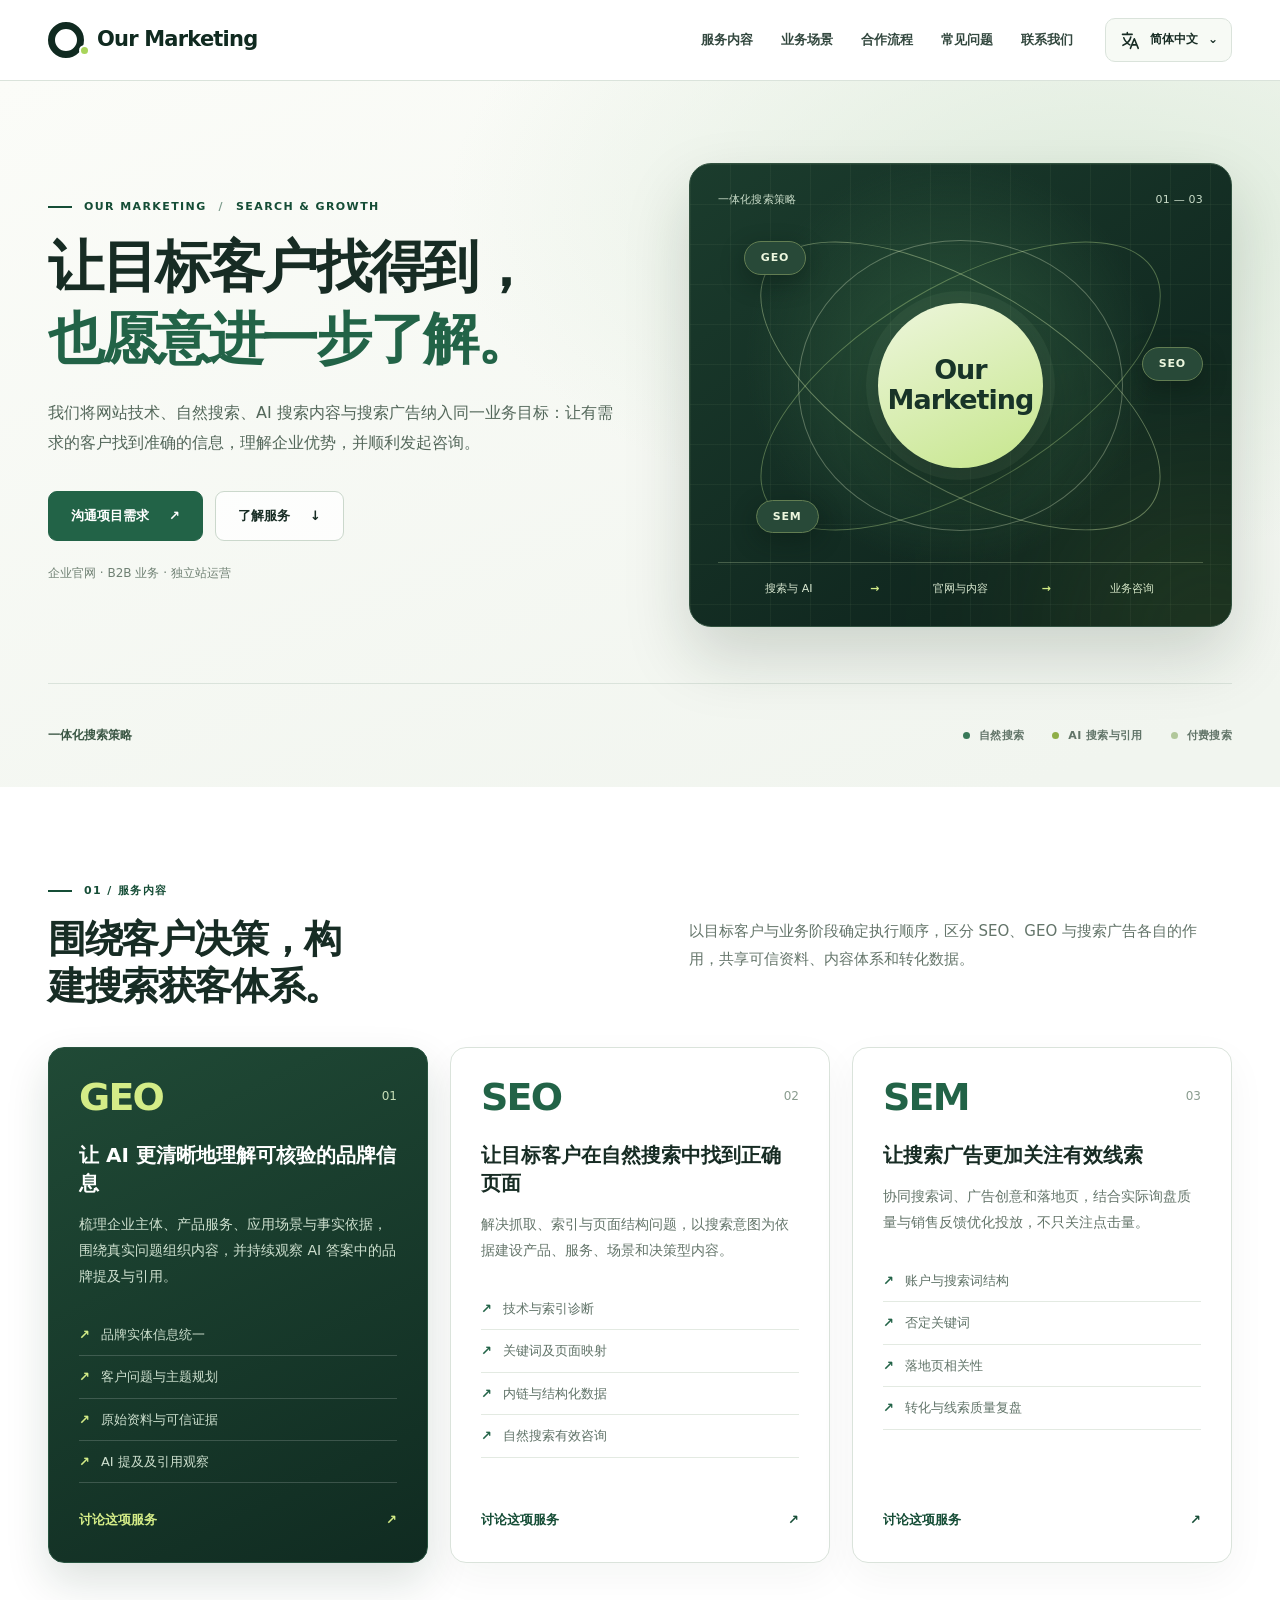
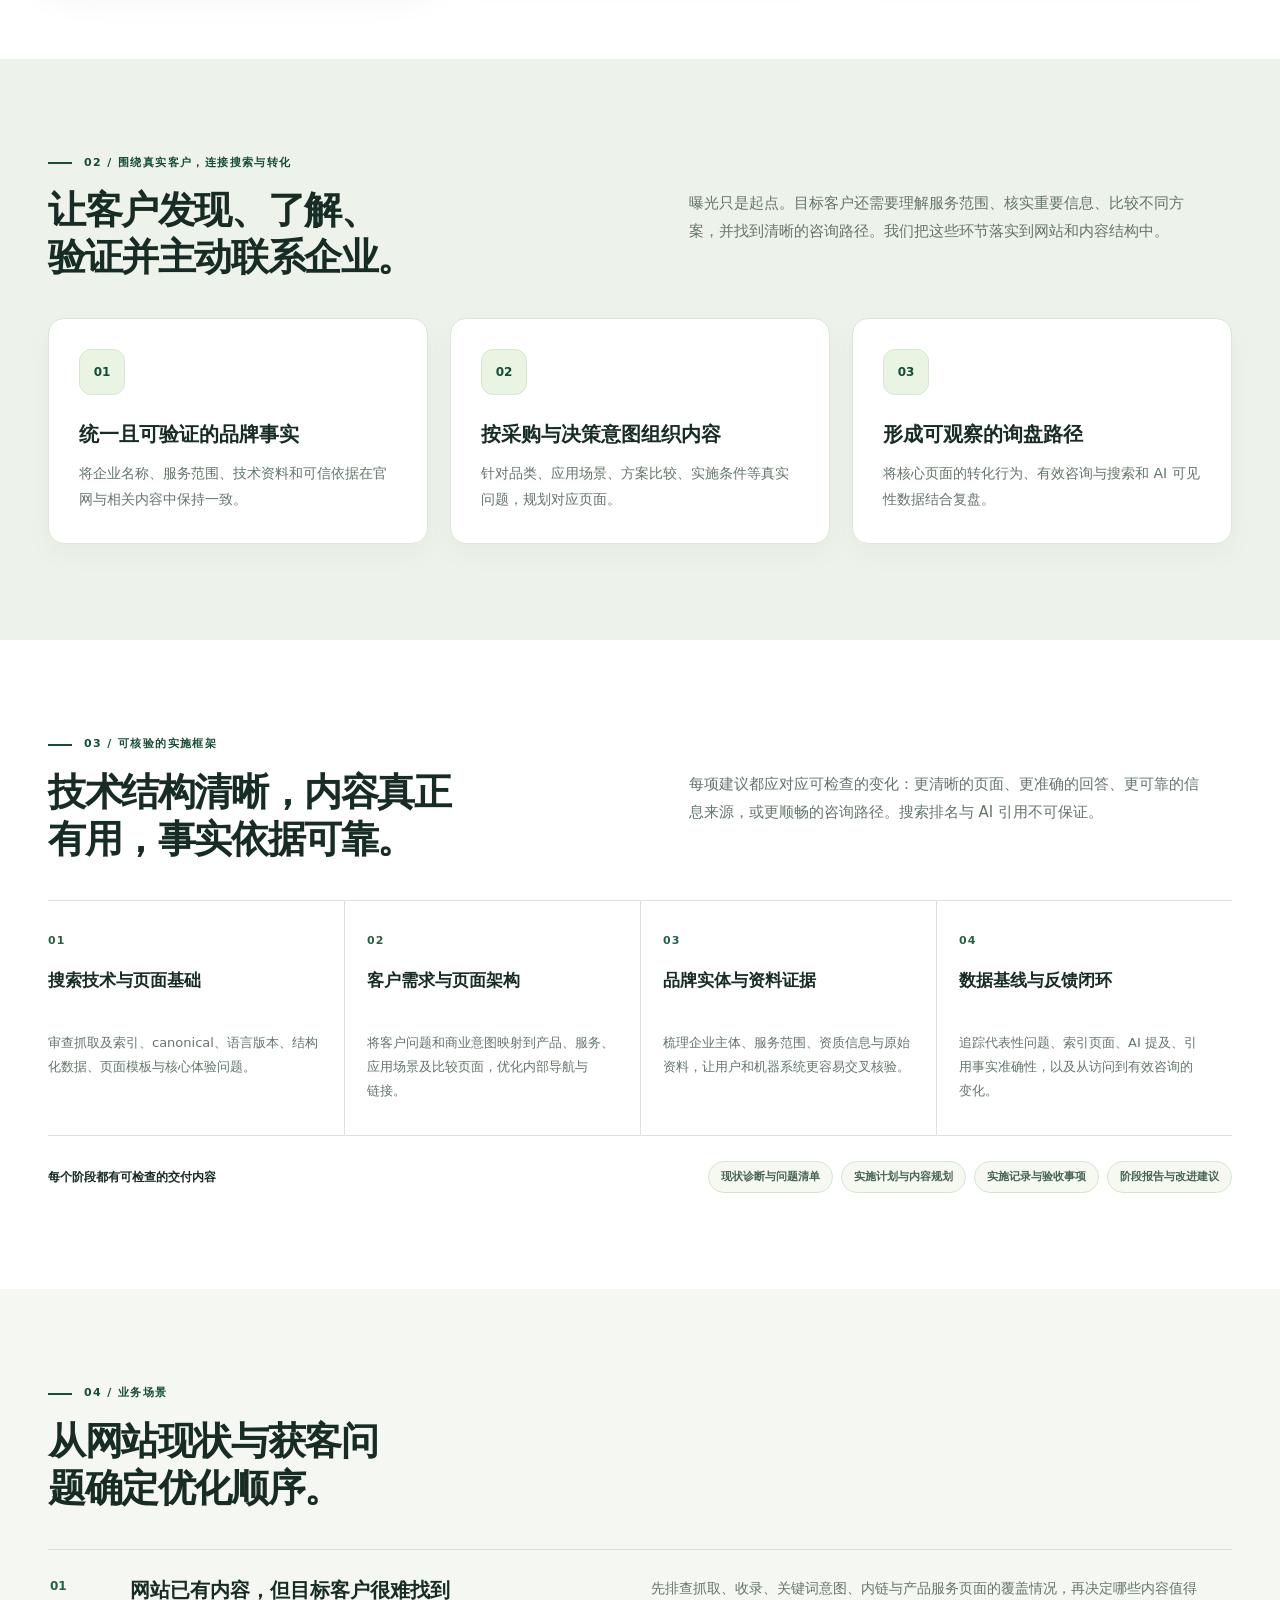
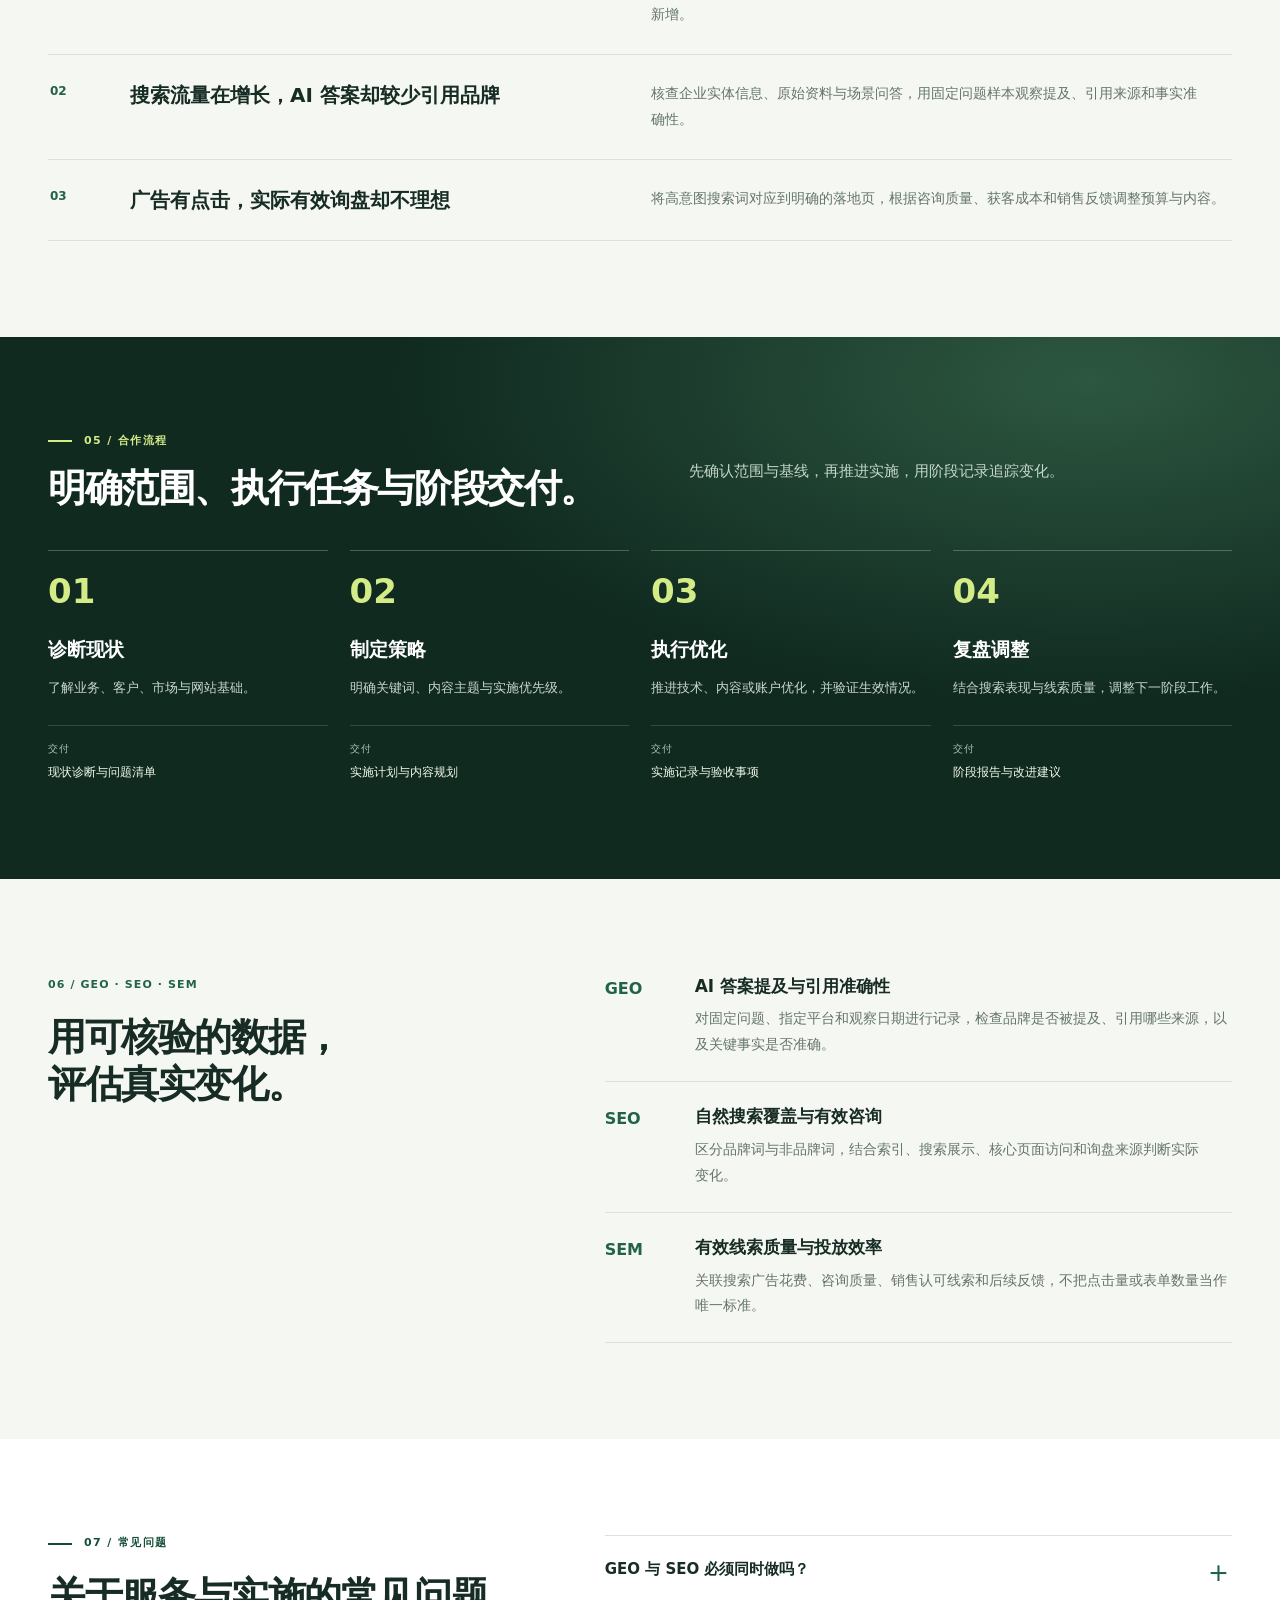
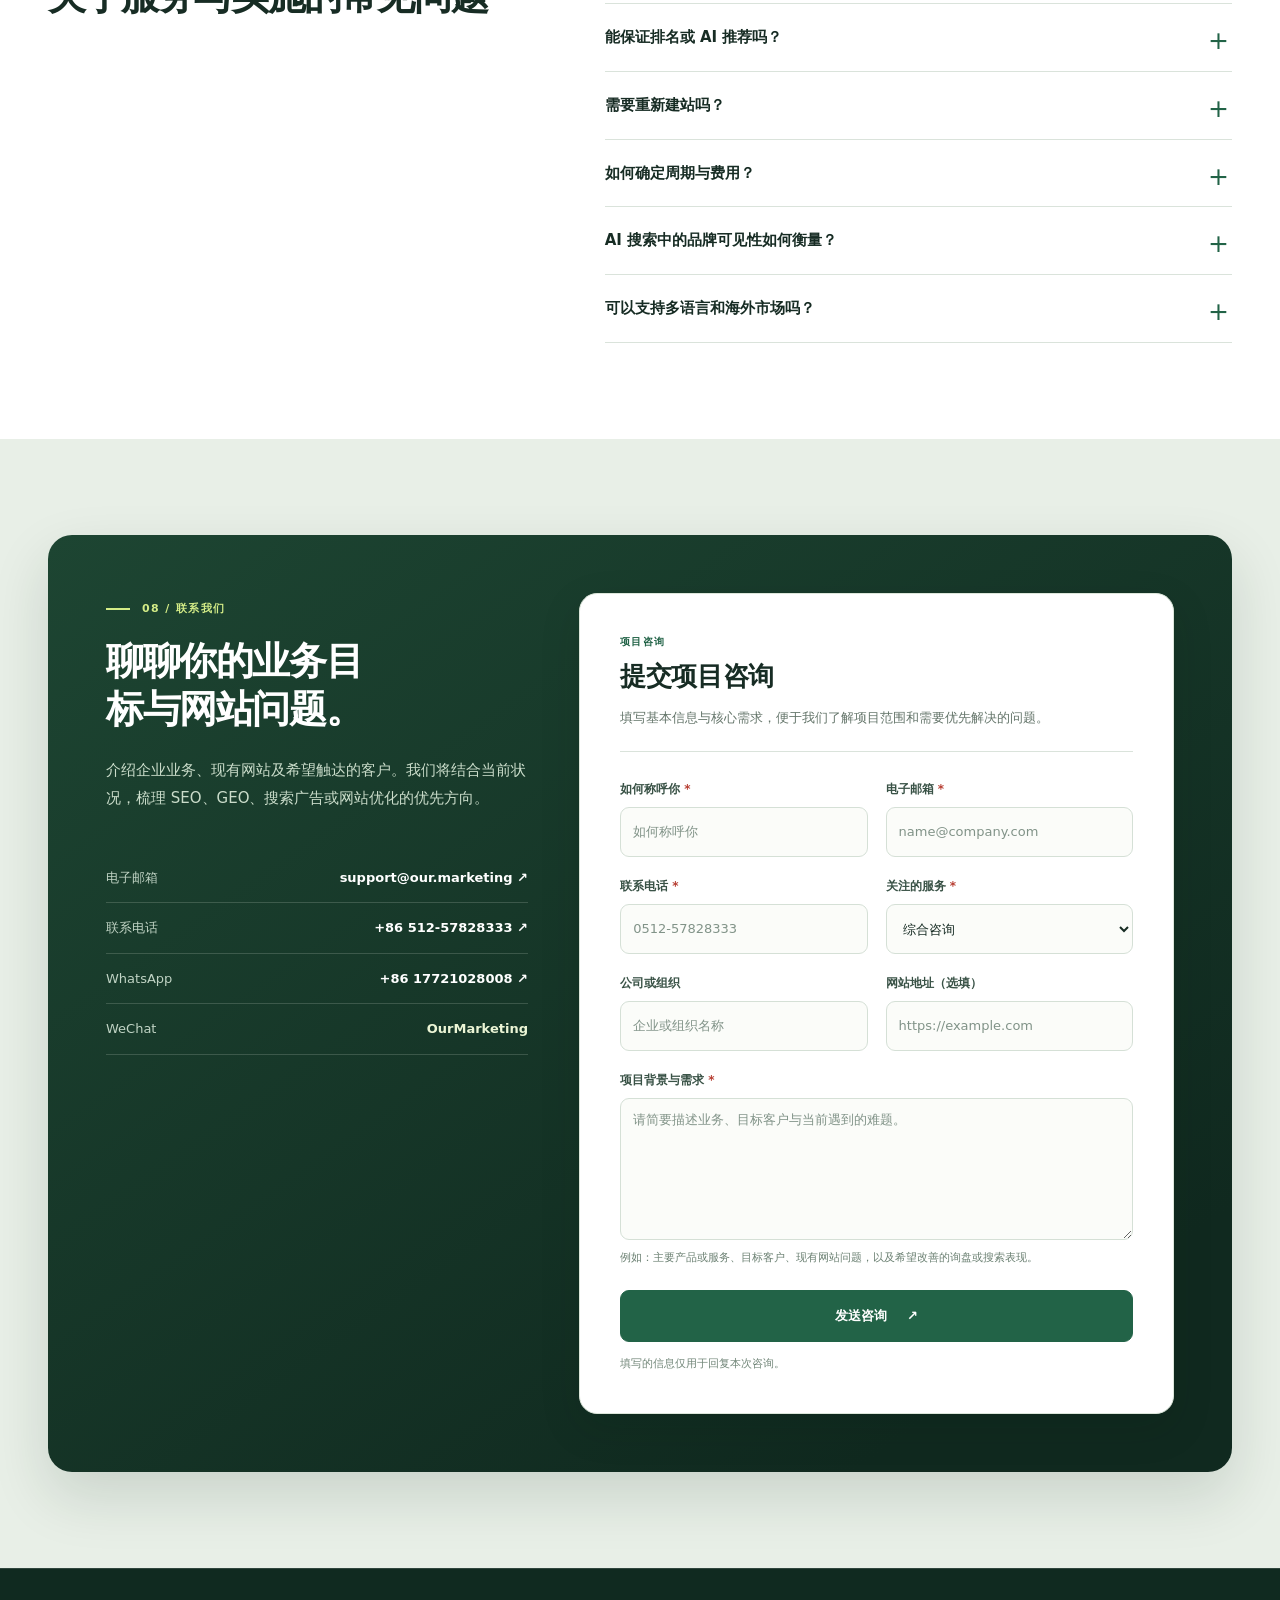
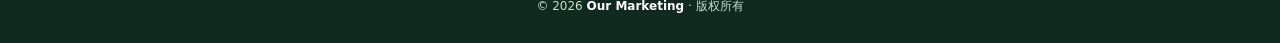
<file: index.html>
<!doctype html>
<html lang="zh-CN" dir="ltr"><head><meta charset="utf-8"><meta name="viewport" content="width=device-width,initial-scale=1"><meta name="theme-color" content="#163D32"><meta name="color-scheme" content="light">
<title>Our Marketing｜GEO优化、SEO优化与搜索广告服务</title><meta name="description" content="Our Marketing 提供GEO优化、SEO优化、搜索广告与企业网站优化服务，围绕技术基础、品牌可信信息、AI搜索可见性及有效询盘，制定可执行、可衡量的增长策略。"><meta name="robots" content="index,follow,max-image-preview:large"><link rel="canonical" href="https://our.marketing/"><link rel="alternate" hreflang="zh-CN" href="https://our.marketing/"><link rel="alternate" hreflang="en" href="https://our.marketing/en/"><link rel="alternate" hreflang="zh-TW" href="https://our.marketing/zh-tw/"><link rel="alternate" hreflang="es" href="https://our.marketing/es/"><link rel="alternate" hreflang="fr" href="https://our.marketing/fr/"><link rel="alternate" hreflang="de" href="https://our.marketing/de/"><link rel="alternate" hreflang="pt" href="https://our.marketing/pt/"><link rel="alternate" hreflang="it" href="https://our.marketing/it/"><link rel="alternate" hreflang="ja" href="https://our.marketing/ja/"><link rel="alternate" hreflang="ko" href="https://our.marketing/ko/"><link rel="alternate" hreflang="ru" href="https://our.marketing/ru/"><link rel="alternate" hreflang="ar" href="https://our.marketing/ar/"><link rel="alternate" hreflang="x-default" href="https://our.marketing/en/">
<link rel="icon" href="assets/favicon.svg" type="image/svg+xml"><link rel="preload" href="assets/site.css" as="style"><link rel="stylesheet" href="assets/site.css"><meta property="og:type" content="website"><meta property="og:site_name" content="Our Marketing"><meta property="og:title" content="Our Marketing｜GEO优化、SEO优化与搜索广告服务"><meta property="og:description" content="Our Marketing 提供GEO优化、SEO优化、搜索广告与企业网站优化服务，围绕技术基础、品牌可信信息、AI搜索可见性及有效询盘，制定可执行、可衡量的增长策略。"><meta property="og:url" content="https://our.marketing/"><meta property="og:locale" content="zh_CN"><meta property="og:image" content="https://our.marketing/assets/og-cover.png"><meta property="og:image:type" content="image/png"><meta property="og:image:width" content="1200"><meta property="og:image:height" content="630"><meta property="og:image:alt" content="Our Marketing — SEO, GEO and search advertising services"><meta name="twitter:card" content="summary_large_image"><meta name="twitter:title" content="Our Marketing｜GEO优化、SEO优化与搜索广告服务"><meta name="twitter:description" content="Our Marketing 提供GEO优化、SEO优化、搜索广告与企业网站优化服务，围绕技术基础、品牌可信信息、AI搜索可见性及有效询盘，制定可执行、可衡量的增长策略。"><meta name="twitter:image" content="https://our.marketing/assets/og-cover.png"><meta name="twitter:image:alt" content="Our Marketing — SEO, GEO and SEM">
<script type="application/ld+json">{"@context": "https://schema.org", "@graph": [{"@type": "Organization", "@id": "https://our.marketing/#organization", "name": "Our Marketing", "url": "https://our.marketing/", "description": "SEO, GEO, search advertising and website optimisation services for businesses.", "email": "support@our.marketing", "telephone": "+86-512-57828333", "logo": {"@type": "ImageObject", "url": "https://our.marketing/assets/og-cover.png", "width": 1200, "height": 630}, "contactPoint": [{"@type": "ContactPoint", "contactType": "sales", "email": "support@our.marketing", "telephone": "+86-512-57828333"}]}, {"@type": "WebSite", "@id": "https://our.marketing/#website", "url": "https://our.marketing/", "name": "Our Marketing", "inLanguage": ["zh-CN", "en", "zh-TW", "es", "fr", "de", "pt", "it", "ja", "ko", "ru", "ar"], "publisher": {"@id": "https://our.marketing/#organization"}}, {"@type": "WebPage", "@id": "https://our.marketing/#webpage", "url": "https://our.marketing/", "name": "Our Marketing｜GEO优化、SEO优化与搜索广告服务", "description": "Our Marketing 提供GEO优化、SEO优化、搜索广告与企业网站优化服务，围绕技术基础、品牌可信信息、AI搜索可见性及有效询盘，制定可执行、可衡量的增长策略。", "inLanguage": "zh-CN", "isPartOf": {"@id": "https://our.marketing/#website"}, "about": {"@id": "https://our.marketing/#organization"}, "primaryImageOfPage": {"@type": "ImageObject", "url": "https://our.marketing/assets/og-cover.png", "width": 1200, "height": 630}, "mainEntity": {"@id": "https://our.marketing/#services-list"}}, {"@type": "ItemList", "@id": "https://our.marketing/#services-list", "name": "围绕客户决策，构建搜索获客体系。", "inLanguage": "zh-CN", "itemListElement": [{"@type": "ListItem", "position": 1, "item": {"@id": "https://our.marketing/#service-geo"}}, {"@type": "ListItem", "position": 2, "item": {"@id": "https://our.marketing/#service-seo"}}, {"@type": "ListItem", "position": 3, "item": {"@id": "https://our.marketing/#service-sem"}}]}, {"@type": "FAQPage", "@id": "https://our.marketing/#faq", "url": "https://our.marketing/#faq", "inLanguage": "zh-CN", "mainEntity": [{"@type": "Question", "name": "GEO 与 SEO 必须同时做吗？", "acceptedAnswer": {"@type": "Answer", "text": "不必。两者共享网站和内容基础，但目标不同。可以根据现状分阶段推进。"}}, {"@type": "Question", "name": "能保证排名或 AI 推荐吗？", "acceptedAnswer": {"@type": "Answer", "text": "不能保证固定排名、引用或 AI 推荐。以约定的工作范围、可核验交付和阶段数据评估合作。"}}, {"@type": "Question", "name": "需要重新建站吗？", "acceptedAnswer": {"@type": "Answer", "text": "不一定。先评估访问、索引、结构与咨询路径，优先改进现有网站；必要时再讨论重构与迁移。"}}, {"@type": "Question", "name": "如何确定周期与费用？", "acceptedAnswer": {"@type": "Answer", "text": "根据网站规模、目标市场和实施工作量确定。合作前明确交付、分工和报告周期，广告预算与服务费用分开确认。"}}, {"@type": "Question", "name": "AI 搜索中的品牌可见性如何衡量？", "acceptedAnswer": {"@type": "Answer", "text": "使用固定问题样本、目标平台和观察日期，记录品牌提及、引用来源和事实准确性。AI 答案具有波动性，不能以单次结果推断整体表现。"}}, {"@type": "Question", "name": "可以支持多语言和海外市场吗？", "acceptedAnswer": {"@type": "Answer", "text": "可以按目标市场分阶段推进。先评估当地搜索意图、语言表达、hreflang、内容质量与询盘路径，再确定优先语言和页面。"}}]}, {"@type": "Service", "@id": "https://our.marketing/#service-geo", "name": "让 AI 更清晰地理解可核验的品牌信息", "serviceType": "Generative Engine Optimization (GEO)", "description": "梳理企业主体、产品服务、应用场景与事实依据，围绕真实问题组织内容，并持续观察 AI 答案中的品牌提及与引用。", "url": "https://our.marketing/#service-geo", "inLanguage": "zh-CN", "provider": {"@id": "https://our.marketing/#organization"}}, {"@type": "Service", "@id": "https://our.marketing/#service-seo", "name": "让目标客户在自然搜索中找到正确页面", "serviceType": "Search Engine Optimization (SEO)", "description": "解决抓取、索引与页面结构问题，以搜索意图为依据建设产品、服务、场景和决策型内容。", "url": "https://our.marketing/#service-seo", "inLanguage": "zh-CN", "provider": {"@id": "https://our.marketing/#organization"}}, {"@type": "Service", "@id": "https://our.marketing/#service-sem", "name": "让搜索广告更加关注有效线索", "serviceType": "Search Engine Marketing (SEM)", "description": "协同搜索词、广告创意和落地页，结合实际询盘质量与销售反馈优化投放，不只关注点击量。", "url": "https://our.marketing/#service-sem", "inLanguage": "zh-CN", "provider": {"@id": "https://our.marketing/#organization"}}]}</script><script defer src="assets/site.js"></script><noscript><style>nav{display:flex;position:static;flex-wrap:wrap}.navrow{flex-wrap:wrap;padding-block:12px}.menu-button{display:none}.contact-form button[type=submit]{display:none}</style></noscript></head>
<body><a class="skip" href="#main">跳至主要内容</a><header><div class="wrap navrow"><a class="brand" href="#top" aria-label="Our Marketing" title="Our Marketing"><span class="brand-mark" aria-hidden="true"></span>Our Marketing</a><nav id="main-nav" aria-label="菜单"><a href="#services">服务内容</a><a href="#solutions">业务场景</a><a href="#strategy">合作流程</a><a href="#faq">常见问题</a><a href="#contact">联系我们</a></nav><div class="tools"><details class="language"><summary aria-label="选择语言"><svg class="globe" viewBox="0 0 24 24" aria-hidden="true" fill="none" stroke="currentColor" stroke-width="1.8" stroke-linecap="round" stroke-linejoin="round"><path d="M4 5h11M9.5 3v2M5.5 9c1.1 3.7 3.7 6.1 7 8M13.5 8c-.8 4-4.4 7.6-9 9.5"></path><path d="m13 21 4.5-11 4.5 11M14.6 17h5.8"></path></svg><span class="current-name">简体中文</span><span aria-hidden="true">⌄</span></summary><div class="language-panel"><a data-language href="index.html" lang="zh-CN" hreflang="zh-CN" aria-current="page">简体中文</a><a data-language href="en/index.html" lang="en" hreflang="en">English</a><a data-language href="zh-tw/index.html" lang="zh-TW" hreflang="zh-TW">繁體中文</a><a data-language href="es/index.html" lang="es" hreflang="es">Español</a><a data-language href="fr/index.html" lang="fr" hreflang="fr">Français</a><a data-language href="de/index.html" lang="de" hreflang="de">Deutsch</a><a data-language href="pt/index.html" lang="pt" hreflang="pt">Português</a><a data-language href="it/index.html" lang="it" hreflang="it">Italiano</a><a data-language href="ja/index.html" lang="ja" hreflang="ja">日本語</a><a data-language href="ko/index.html" lang="ko" hreflang="ko">한국어</a><a data-language href="ru/index.html" lang="ru" hreflang="ru">Русский</a><a data-language href="ar/index.html" lang="ar" hreflang="ar">العربية</a></div></details><button class="menu-button" type="button" id="menu-toggle" aria-label="菜单" aria-expanded="false" aria-controls="main-nav">☰</button></div></div></header>
<main id="main"><section class="hero" id="top"><div class="wrap"><div class="hero-grid"><div class="hero-copy"><span class="eyebrow" dir="ltr">OUR MARKETING <span aria-hidden="true">/</span> SEARCH &amp; GROWTH</span><h1>让目标客户找得到，<em>也愿意进一步了解。</em></h1><p class="lead">我们将网站技术、自然搜索、AI 搜索内容与搜索广告纳入同一业务目标：让有需求的客户找到准确的信息，理解企业优势，并顺利发起咨询。</p><div class="actions"><a class="btn" href="#contact">沟通项目需求<span aria-hidden="true">↗</span></a><a class="btn outline" href="#services">了解服务<span aria-hidden="true">↓</span></a></div><p class="micro">企业官网 · B2B 业务 · 独立站运营</p></div><div class="hero-art"><div class="art-head"><span>一体化搜索策略</span><span dir="ltr">01 — 03</span></div><div class="art-graphic" role="img" aria-label="Our Marketing: integrated search strategy"><div class="art-ring" aria-hidden="true"></div><div class="art-ring second" aria-hidden="true"></div><div class="art-ring third" aria-hidden="true"></div><div class="core"><span>Our</span><span>Marketing</span></div><span class="node a">GEO</span><span class="node b">SEO</span><span class="node c">SEM</span></div><div class="art-bottom"><span>搜索与 AI</span><b aria-hidden="true">→</b><span>官网与内容</span><b aria-hidden="true">→</b><span>业务咨询</span></div></div></div><div class="platforms"><span class="channel-caption">一体化搜索策略</span><ul class="channel-list"><li><span class="channel-dot" aria-hidden="true"></span>自然搜索</li><li><span class="channel-dot" aria-hidden="true"></span>AI 搜索与引用</li><li><span class="channel-dot" aria-hidden="true"></span>付费搜索</li></ul></div></div></section>
<section id="services" class="section white"><div class="wrap"><div class="section-head"><div class="section-title"><span class="eyebrow">01 / 服务内容</span><h2>围绕客户决策，构建搜索获客体系。</h2></div><p>以目标客户与业务阶段确定执行顺序，区分 SEO、GEO 与搜索广告各自的作用，共享可信资料、内容体系和转化数据。</p></div><div class="services"><article id="service-geo" class="service featured"><div class="service-top"><span class="service-code" dir="ltr">GEO</span><small>01</small></div><h3>让 AI 更清晰地理解可核验的品牌信息</h3><p>梳理企业主体、产品服务、应用场景与事实依据，围绕真实问题组织内容，并持续观察 AI 答案中的品牌提及与引用。</p><ul><li>品牌实体信息统一</li><li>客户问题与主题规划</li><li>原始资料与可信证据</li><li>AI 提及及引用观察</li></ul><a href="#contact" data-service="GEO">讨论这项服务<span aria-hidden="true">↗</span></a></article><article id="service-seo" class="service "><div class="service-top"><span class="service-code" dir="ltr">SEO</span><small>02</small></div><h3>让目标客户在自然搜索中找到正确页面</h3><p>解决抓取、索引与页面结构问题，以搜索意图为依据建设产品、服务、场景和决策型内容。</p><ul><li>技术与索引诊断</li><li>关键词及页面映射</li><li>内链与结构化数据</li><li>自然搜索有效咨询</li></ul><a href="#contact" data-service="SEO">讨论这项服务<span aria-hidden="true">↗</span></a></article><article id="service-sem" class="service "><div class="service-top"><span class="service-code" dir="ltr">SEM</span><small>03</small></div><h3>让搜索广告更加关注有效线索</h3><p>协同搜索词、广告创意和落地页，结合实际询盘质量与销售反馈优化投放，不只关注点击量。</p><ul><li>账户与搜索词结构</li><li>否定关键词</li><li>落地页相关性</li><li>转化与线索质量复盘</li></ul><a href="#contact" data-service="SEM">讨论这项服务<span aria-hidden="true">↗</span></a></article></div></div></section>
<section id="approach" class="section approach-section"><div class="wrap"><div class="section-head"><div class="section-title"><span class="eyebrow">02 / 围绕真实客户，连接搜索与转化</span><h2>让客户发现、了解、验证并主动联系企业。</h2></div><p>曝光只是起点。目标客户还需要理解服务范围、核实重要信息、比较不同方案，并找到清晰的咨询路径。我们把这些环节落实到网站和内容结构中。</p></div><div class="value-grid"><article class="value-card"><span class="value-icon" aria-hidden="true">01</span><h3>统一且可验证的品牌事实</h3><p>将企业名称、服务范围、技术资料和可信依据在官网与相关内容中保持一致。</p></article><article class="value-card"><span class="value-icon" aria-hidden="true">02</span><h3>按采购与决策意图组织内容</h3><p>针对品类、应用场景、方案比较、实施条件等真实问题，规划对应页面。</p></article><article class="value-card"><span class="value-icon" aria-hidden="true">03</span><h3>形成可观察的询盘路径</h3><p>将核心页面的转化行为、有效咨询与搜索和 AI 可见性数据结合复盘。</p></article></div></div></section>
<section id="framework" class="section framework-section"><div class="wrap"><div class="section-head"><div class="section-title"><span class="eyebrow">03 / 可核验的实施框架</span><h2>技术结构清晰，内容真正有用，事实依据可靠。</h2></div><p>每项建议都应对应可检查的变化：更清晰的页面、更准确的回答、更可靠的信息来源，或更顺畅的咨询路径。搜索排名与 AI 引用不可保证。</p></div><div class="framework-grid"><article class="framework-item"><span class="framework-index" dir="ltr">01</span><h3>搜索技术与页面基础</h3><p>审查抓取及索引、canonical、语言版本、结构化数据、页面模板与核心体验问题。</p></article><article class="framework-item"><span class="framework-index" dir="ltr">02</span><h3>客户需求与页面架构</h3><p>将客户问题和商业意图映射到产品、服务、应用场景及比较页面，优化内部导航与链接。</p></article><article class="framework-item"><span class="framework-index" dir="ltr">03</span><h3>品牌实体与资料证据</h3><p>梳理企业主体、服务范围、资质信息与原始资料，让用户和机器系统更容易交叉核验。</p></article><article class="framework-item"><span class="framework-index" dir="ltr">04</span><h3>数据基线与反馈闭环</h3><p>追踪代表性问题、索引页面、AI 提及、引用事实准确性，以及从访问到有效咨询的变化。</p></article></div><div class="delivery-strip"><strong>每个阶段都有可检查的交付内容</strong><div class="delivery-items"><span>现状诊断与问题清单</span><span>实施计划与内容规划</span><span>实施记录与验收事项</span><span>阶段报告与改进建议</span></div></div></div></section>
<section id="solutions" class="section"><div class="wrap"><div class="section-head"><div class="section-title"><span class="eyebrow">04 / 业务场景</span><h2>从网站现状与获客问题确定优化顺序。</h2></div></div><div class="scenario-list"><article class="scenario"><span class="num" dir="ltr">01</span><h3>网站已有内容，但目标客户很难找到</h3><p>先排查抓取、收录、关键词意图、内链与产品服务页面的覆盖情况，再决定哪些内容值得新增。</p></article><article class="scenario"><span class="num" dir="ltr">02</span><h3>搜索流量在增长，AI 答案却较少引用品牌</h3><p>核查企业实体信息、原始资料与场景问答，用固定问题样本观察提及、引用来源和事实准确性。</p></article><article class="scenario"><span class="num" dir="ltr">03</span><h3>广告有点击，实际有效询盘却不理想</h3><p>将高意图搜索词对应到明确的落地页，根据咨询质量、获客成本和销售反馈调整预算与内容。</p></article></div></div></section>
<section id="strategy" class="section dark"><div class="wrap"><div class="section-head"><div class="section-title"><span class="eyebrow">05 / 合作流程</span><h2>明确范围、执行任务与阶段交付。</h2></div><p>先确认范围与基线，再推进实施，用阶段记录追踪变化。</p></div><div class="process"><article class="step"><span class="number">01</span><h3>诊断现状</h3><p>了解业务、客户、市场与网站基础。</p><div class="output"><span>交付</span>现状诊断与问题清单</div></article><article class="step"><span class="number">02</span><h3>制定策略</h3><p>明确关键词、内容主题与实施优先级。</p><div class="output"><span>交付</span>实施计划与内容规划</div></article><article class="step"><span class="number">03</span><h3>执行优化</h3><p>推进技术、内容或账户优化，并验证生效情况。</p><div class="output"><span>交付</span>实施记录与验收事项</div></article><article class="step"><span class="number">04</span><h3>复盘调整</h3><p>结合搜索表现与线索质量，调整下一阶段工作。</p><div class="output"><span>交付</span>阶段报告与改进建议</div></article></div></div></section>
<section id="visibility" class="section"><div class="wrap split"><div><span class="section-num">06 / GEO · SEO · SEM</span><h2>用可核验的数据，评估真实变化。</h2></div><div><article class="measure-row"><strong dir="ltr">GEO</strong><div><h3>AI 答案提及与引用准确性</h3><p>对固定问题、指定平台和观察日期进行记录，检查品牌是否被提及、引用哪些来源，以及关键事实是否准确。</p></div></article><article class="measure-row"><strong dir="ltr">SEO</strong><div><h3>自然搜索覆盖与有效咨询</h3><p>区分品牌词与非品牌词，结合索引、搜索展示、核心页面访问和询盘来源判断实际变化。</p></div></article><article class="measure-row"><strong dir="ltr">SEM</strong><div><h3>有效线索质量与投放效率</h3><p>关联搜索广告花费、咨询质量、销售认可线索和后续反馈，不把点击量或表单数量当作唯一标准。</p></div></article></div></div></section>
<section id="faq" class="section white"><div class="wrap split"><div><span class="eyebrow">07 / 常见问题</span><h2>关于服务与实施的常见问题</h2></div><div class="faq-list"><details><summary>GEO 与 SEO 必须同时做吗？</summary><p>不必。两者共享网站和内容基础，但目标不同。可以根据现状分阶段推进。</p></details><details><summary>能保证排名或 AI 推荐吗？</summary><p>不能保证固定排名、引用或 AI 推荐。以约定的工作范围、可核验交付和阶段数据评估合作。</p></details><details><summary>需要重新建站吗？</summary><p>不一定。先评估访问、索引、结构与咨询路径，优先改进现有网站；必要时再讨论重构与迁移。</p></details><details><summary>如何确定周期与费用？</summary><p>根据网站规模、目标市场和实施工作量确定。合作前明确交付、分工和报告周期，广告预算与服务费用分开确认。</p></details><details><summary>AI 搜索中的品牌可见性如何衡量？</summary><p>使用固定问题样本、目标平台和观察日期，记录品牌提及、引用来源和事实准确性。AI 答案具有波动性，不能以单次结果推断整体表现。</p></details><details><summary>可以支持多语言和海外市场吗？</summary><p>可以按目标市场分阶段推进。先评估当地搜索意图、语言表达、hreflang、内容质量与询盘路径，再确定优先语言和页面。</p></details></div></div></section>
<section id="contact" class="section"><div class="wrap"><div class="contact-panel"><div class="contact-info"><span class="eyebrow">08 / 联系我们</span><h2>聊聊你的业务目标与网站问题。</h2><p class="intro">介绍企业业务、现有网站及希望触达的客户。我们将结合当前状况，梳理 SEO、GEO、搜索广告或网站优化的优先方向。</p><div class="contact-list"><div class="contact-line"><span>电子邮箱</span><a dir="ltr" href="mailto:support@our.marketing">support@our.marketing ↗</a></div><div class="contact-line"><span>联系电话</span><a dir="ltr" href="tel:+8651257828333">+86 512-57828333 ↗</a></div><div class="contact-line"><span>WhatsApp</span><a dir="ltr" target="_blank" rel="noopener noreferrer" href="https://wa.me/8617721028008">+86 17721028008 ↗</a></div><div class="contact-line"><span>WeChat</span><strong class="wechat-id" dir="ltr">OurMarketing</strong></div></div></div><form class="contact-form" id="brief-form" novalidate><div class="form-heading"><span class="form-kicker">项目咨询</span><h3>提交项目咨询</h3><p class="form-intro">填写基本信息与核心需求，便于我们了解项目范围和需要优先解决的问题。</p></div>
<div class="form-grid"><label for="name">如何称呼你 <span class="asterisk" aria-label="必填">*</span><input id="name" name="name" required autocomplete="name" maxlength="80" placeholder="如何称呼你"></label><label for="email">电子邮箱 <span class="asterisk" aria-label="必填">*</span><input id="email" name="email" type="email" required autocomplete="email" maxlength="120" inputmode="email" dir="ltr" placeholder="name@company.com"></label>
<label for="phone">联系电话 <span class="asterisk" aria-label="必填">*</span><input id="phone" name="phone" type="tel" required autocomplete="tel" maxlength="36" inputmode="tel" dir="ltr" placeholder="0512-57828333"></label><label for="service-select">关注的服务 <span class="asterisk" aria-label="必填">*</span><select id="service-select" name="service" required><option value="general">综合咨询</option><option value="GEO">GEO · AI 搜索优化</option><option value="SEO">SEO · 自然搜索优化</option><option value="SEM">SEM · 搜索广告</option><option value="website">网站建设与优化</option><option value="strategy">综合营销策略</option></select></label>
<label for="company">公司或组织<input id="company" name="company" autocomplete="organization" maxlength="120" placeholder="企业或组织名称"></label><label for="website">网站地址（选填）<input id="website" name="website" dir="ltr" type="url" inputmode="url" autocomplete="url" maxlength="250" placeholder="https://example.com"></label></div>
<label class="message-label" for="message">项目背景与需求 <span class="asterisk" aria-label="必填">*</span><textarea id="message" name="message" required minlength="5" maxlength="2500" rows="5" aria-describedby="message-hint" placeholder="请简要描述业务、目标客户与当前遇到的难题。"></textarea><span id="message-hint" class="field-help">例如：主要产品或服务、目标客户、现有网站问题，以及希望改善的询盘或搜索表现。</span></label>
<div class="hp-field" aria-hidden="true"><label for="extra-fax">Fax<input type="text" name="fax" id="extra-fax" tabindex="-1" autocomplete="off"></label></div>
<button class="btn submit-btn" type="submit" disabled><span class="submit-text">发送咨询</span><span aria-hidden="true">↗</span></button><p class="form-privacy">填写的信息仅用于回复本次咨询。</p><div class="status" role="status" aria-live="polite" aria-atomic="true" tabindex="-1" id="form-status"></div><noscript><p><a href="mailto:support@our.marketing">support@our.marketing</a></p></noscript></form></div></div></section></main>
<footer class="footer"><div class="wrap"><div class="footer-row"><span>© 2026 <a href="https://our.marketing/" title="Our Marketing" dir="ltr">Our Marketing</a> · 版权所有</span></div></div></footer><script id="page-config" type="application/json">{"lang": "zh-CN", "form": {"email": "电子邮箱", "phone": "联系电话", "company": "公司或组织", "website": "网站地址（选填）", "required": "必填", "optional": "选填", "submit": "发送咨询", "sending": "正在提交…", "success": "咨询已提交成功，我们将根据你提供的联系方式回复。", "failure": "提交暂未成功，请稍后重试，或发送邮件至 support@our.marketing。", "timeout": "提交超时，请检查网络后重试，或通过邮箱联系我们。", "invalid": "请检查姓名、邮箱、电话和留言内容。", "phone_invalid": "请输入有效的国际联系电话（7–20 位数字，可含国家区号）。", "privacy": "填写的信息仅用于回复本次咨询。", "service_website": "网站建设与优化", "service_strategy": "综合营销策略", "service_general": "综合咨询", "company_placeholder": "企业或组织名称", "email_placeholder": "name@company.com", "phone_placeholder": "0512-57828333", "service_geo": "GEO · AI 搜索优化", "service_seo": "SEO · 自然搜索优化", "service_sem": "SEM · 搜索广告", "intro": "填写基本信息与核心需求，便于我们了解项目范围和需要优先解决的问题。", "message_hint": "例如：主要产品或服务、目标客户、现有网站问题，以及希望改善的询盘或搜索表现。", "form_kicker": "项目咨询"}}</script></body></html>
</file>
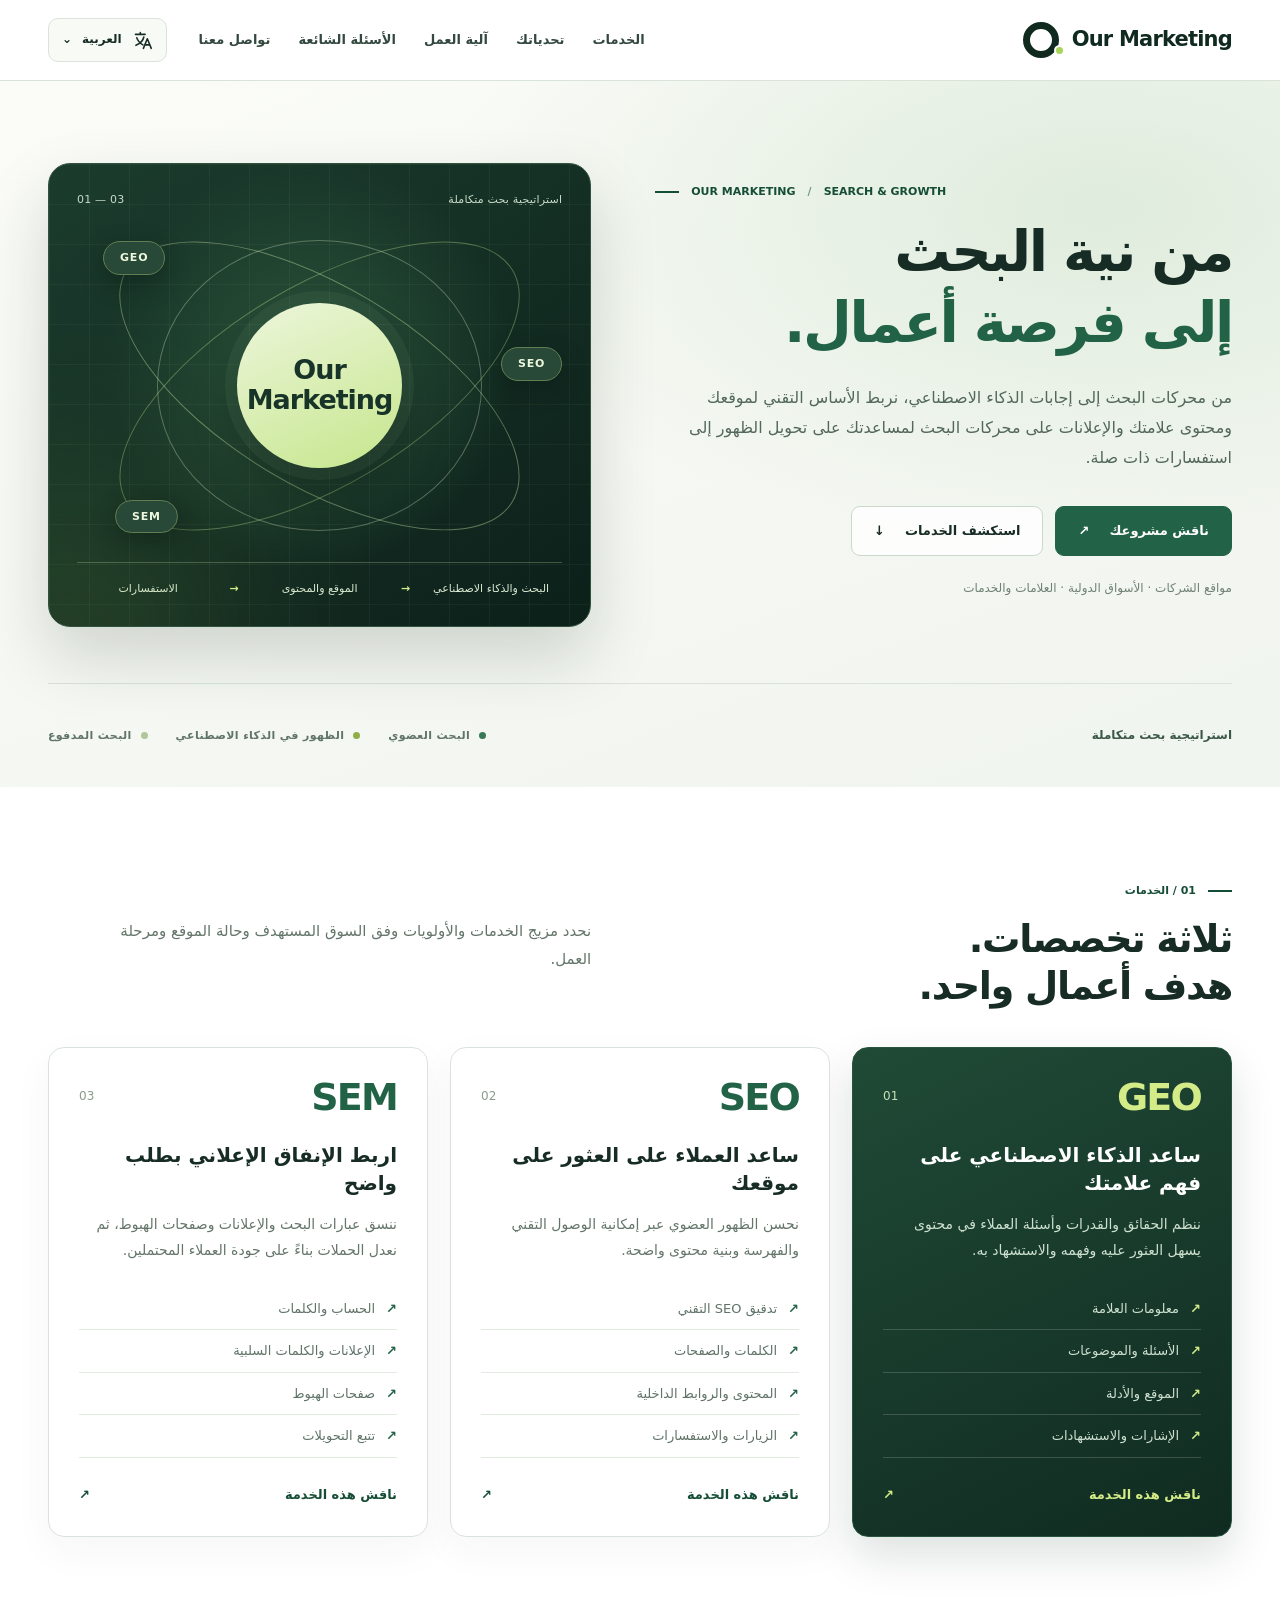
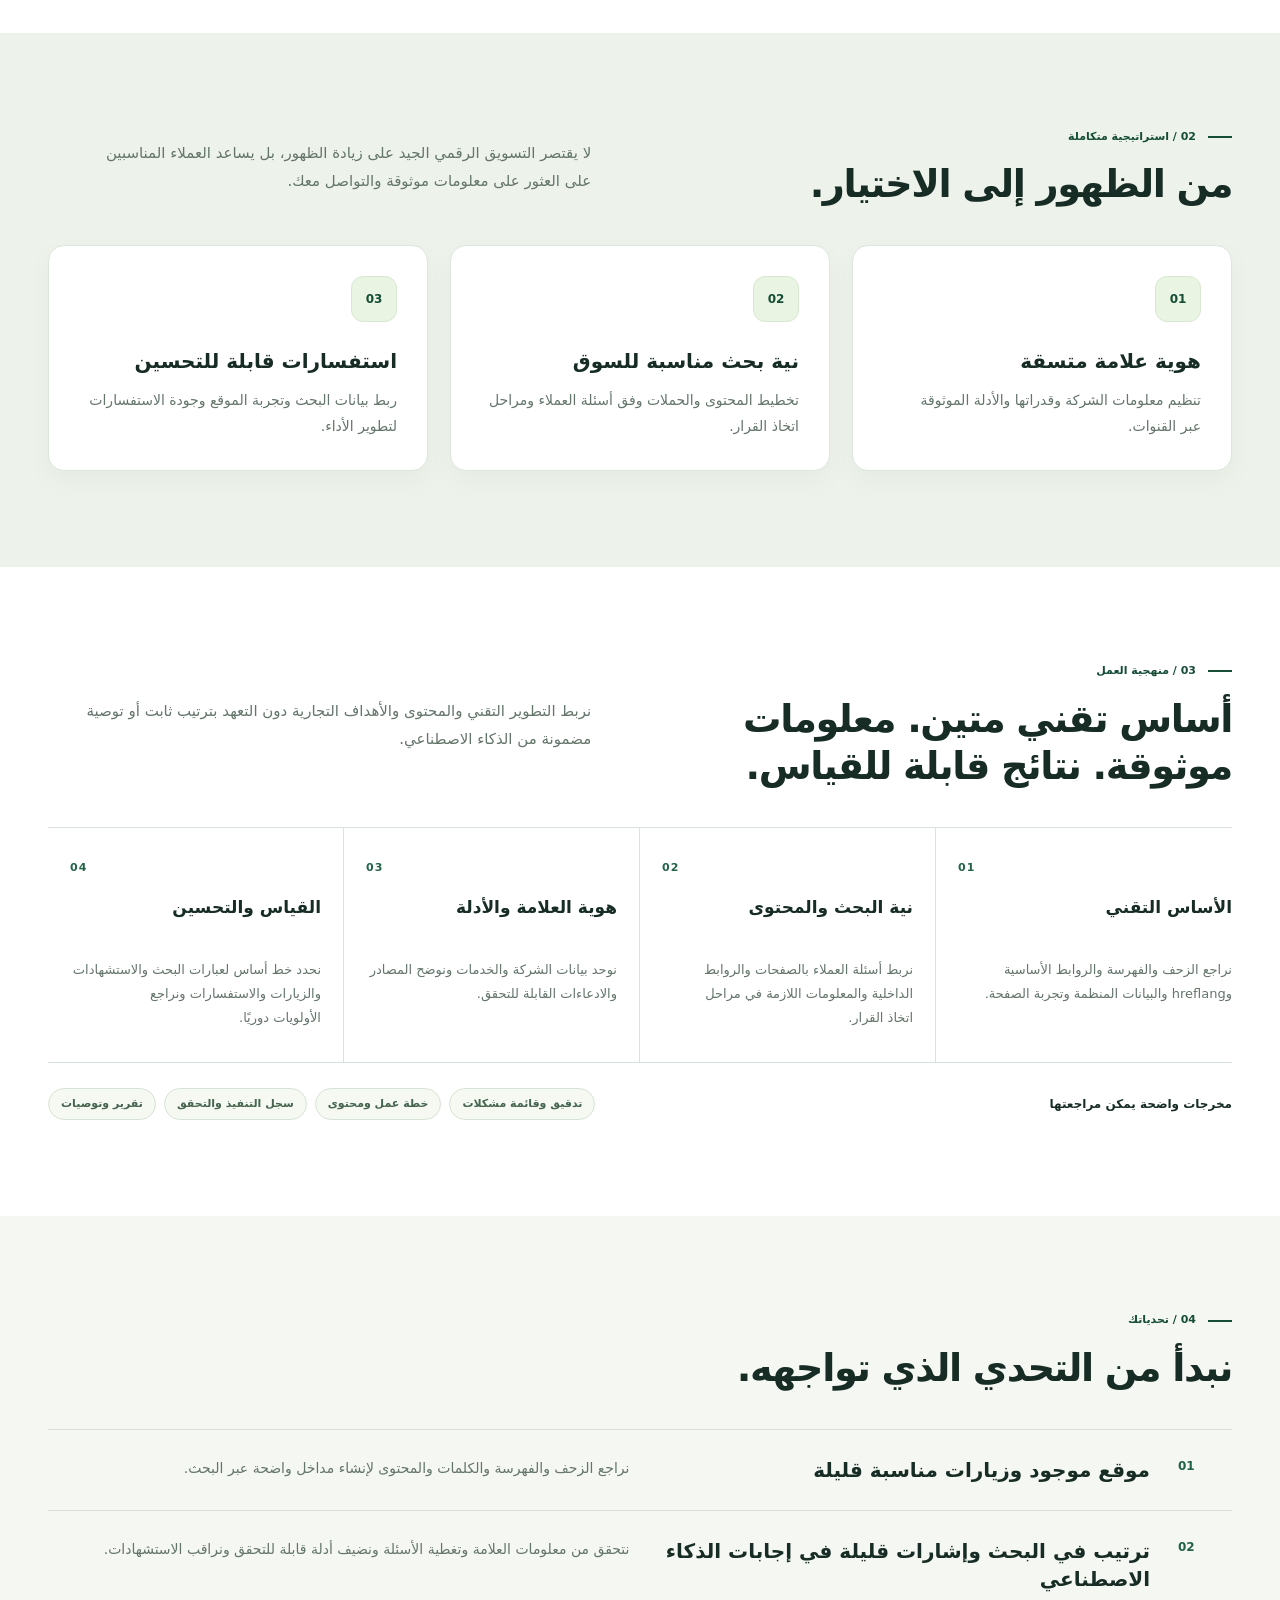
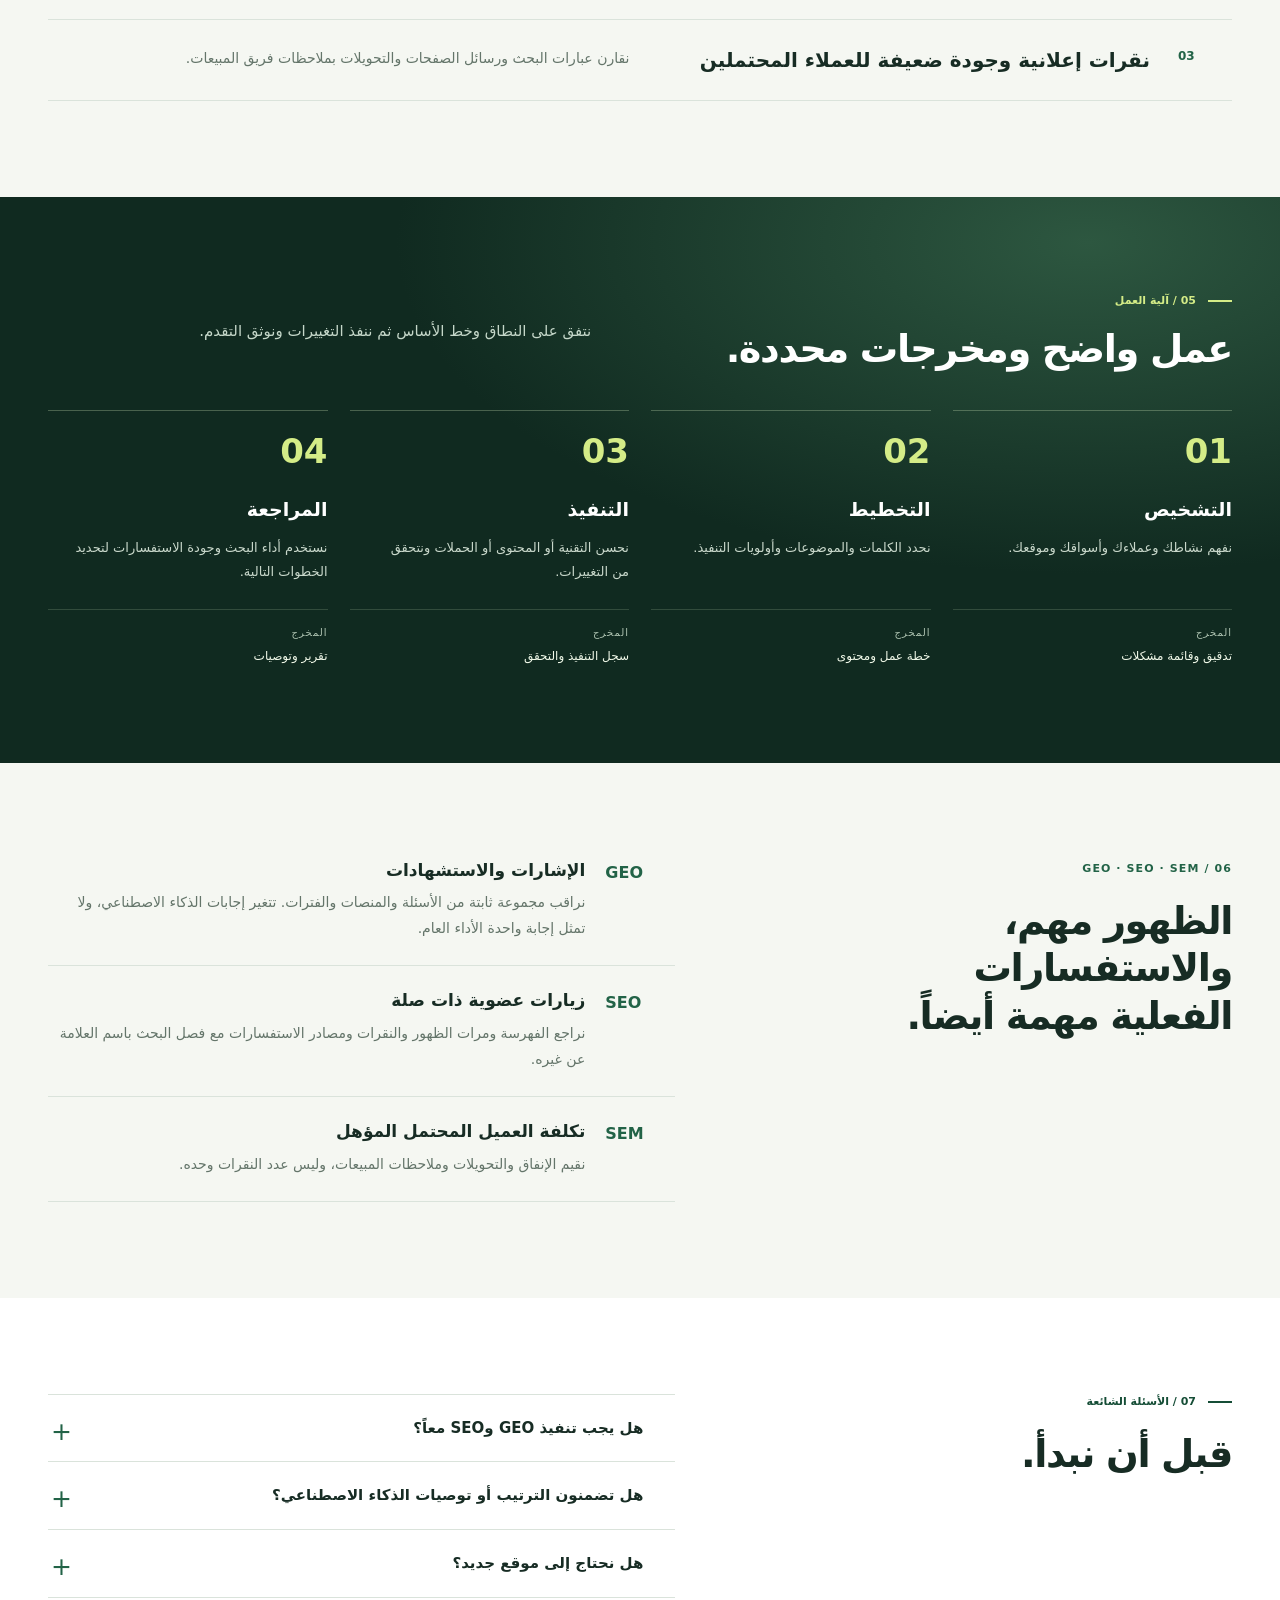
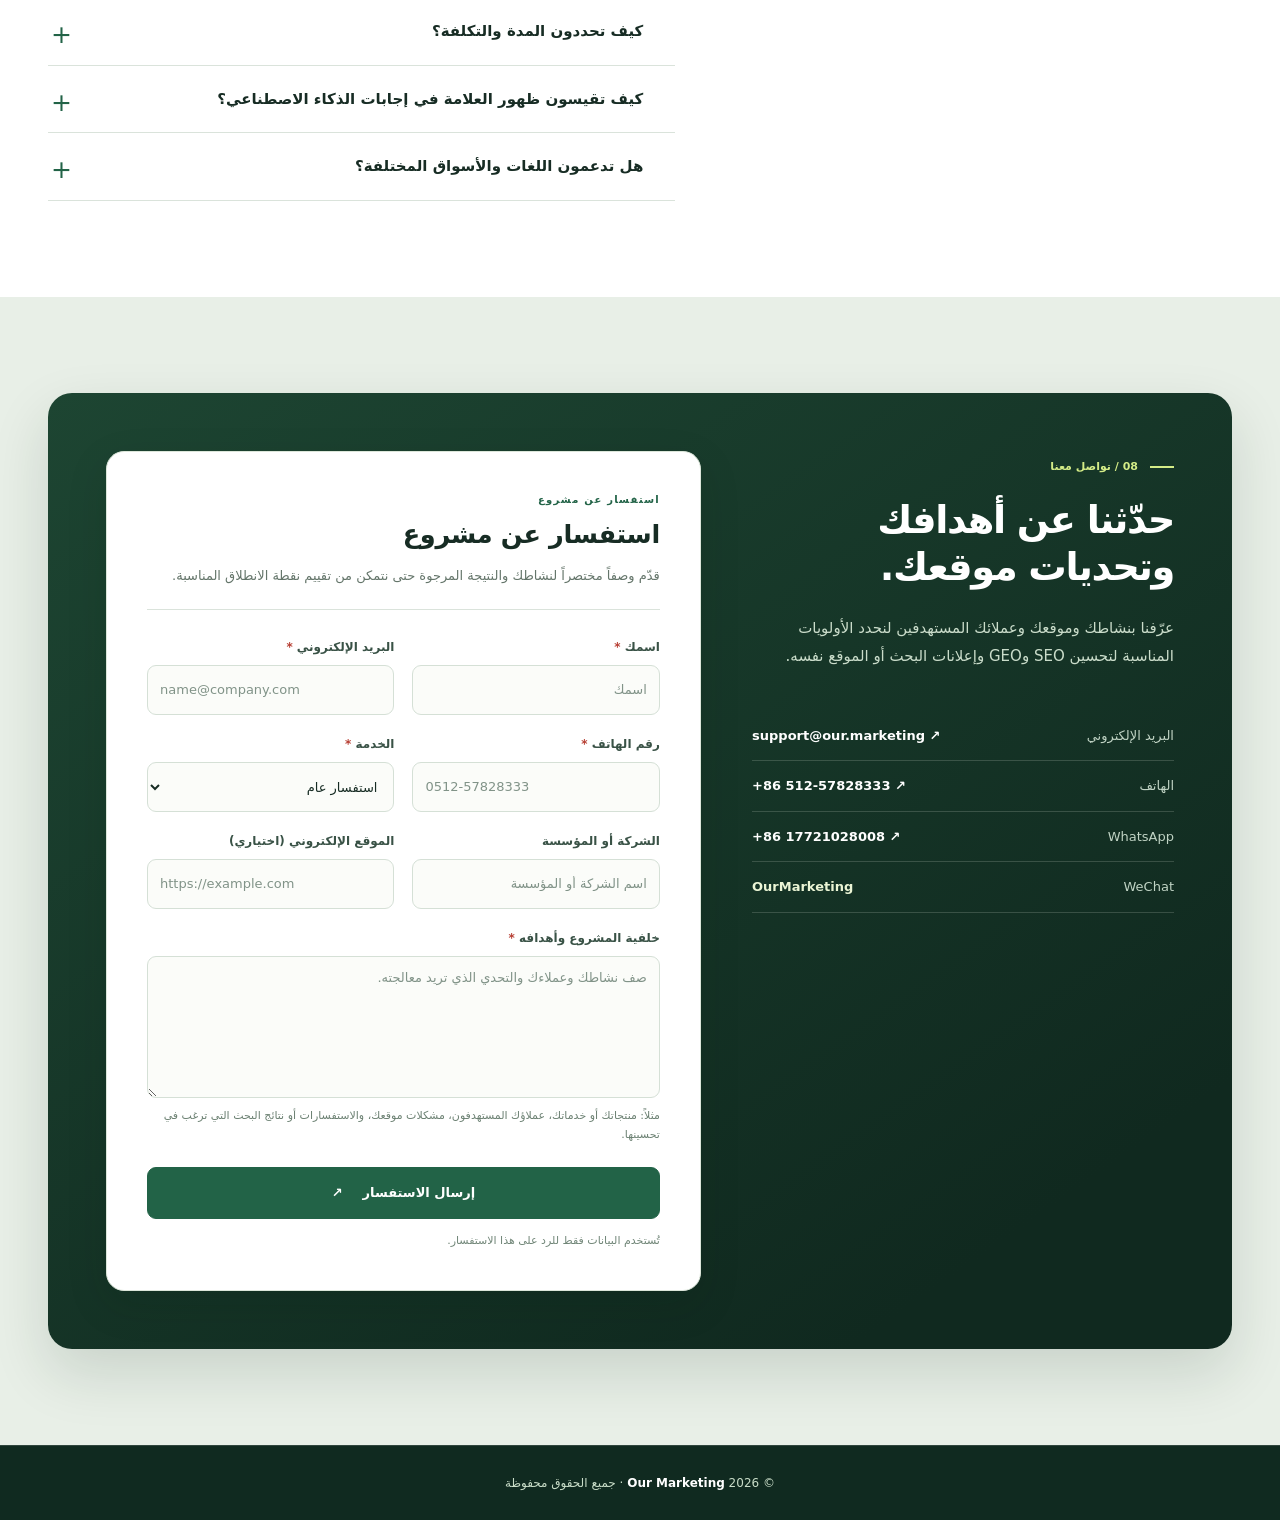
<file: ar/index.html>
<!doctype html>
<html lang="ar" dir="rtl"><head><meta charset="utf-8"><meta name="viewport" content="width=device-width,initial-scale=1"><meta name="theme-color" content="#163D32"><meta name="color-scheme" content="light">
<title>Our Marketing | خدمات SEO وGEO وSEM</title><meta name="description" content="استراتيجيات تحسين البحث وظهور العلامة في إجابات الذكاء الاصطناعي والإعلانات المدفوعة، مع أساس تقني موثوق وقياس الاستفسارات المؤهلة."><meta name="robots" content="index,follow,max-image-preview:large"><link rel="canonical" href="https://our.marketing/ar/"><link rel="alternate" hreflang="zh-CN" href="https://our.marketing/"><link rel="alternate" hreflang="en" href="https://our.marketing/en/"><link rel="alternate" hreflang="zh-TW" href="https://our.marketing/zh-tw/"><link rel="alternate" hreflang="es" href="https://our.marketing/es/"><link rel="alternate" hreflang="fr" href="https://our.marketing/fr/"><link rel="alternate" hreflang="de" href="https://our.marketing/de/"><link rel="alternate" hreflang="pt" href="https://our.marketing/pt/"><link rel="alternate" hreflang="it" href="https://our.marketing/it/"><link rel="alternate" hreflang="ja" href="https://our.marketing/ja/"><link rel="alternate" hreflang="ko" href="https://our.marketing/ko/"><link rel="alternate" hreflang="ru" href="https://our.marketing/ru/"><link rel="alternate" hreflang="ar" href="https://our.marketing/ar/"><link rel="alternate" hreflang="x-default" href="https://our.marketing/en/">
<link rel="icon" href="../assets/favicon.svg" type="image/svg+xml"><link rel="preload" href="../assets/site.css" as="style"><link rel="stylesheet" href="../assets/site.css"><meta property="og:type" content="website"><meta property="og:site_name" content="Our Marketing"><meta property="og:title" content="Our Marketing | خدمات SEO وGEO وSEM"><meta property="og:description" content="استراتيجيات تحسين البحث وظهور العلامة في إجابات الذكاء الاصطناعي والإعلانات المدفوعة، مع أساس تقني موثوق وقياس الاستفسارات المؤهلة."><meta property="og:url" content="https://our.marketing/ar/"><meta property="og:locale" content="ar_AR"><meta property="og:image" content="https://our.marketing/assets/og-cover.png"><meta property="og:image:type" content="image/png"><meta property="og:image:width" content="1200"><meta property="og:image:height" content="630"><meta property="og:image:alt" content="Our Marketing — SEO, GEO and search advertising services"><meta name="twitter:card" content="summary_large_image"><meta name="twitter:title" content="Our Marketing | خدمات SEO وGEO وSEM"><meta name="twitter:description" content="استراتيجيات تحسين البحث وظهور العلامة في إجابات الذكاء الاصطناعي والإعلانات المدفوعة، مع أساس تقني موثوق وقياس الاستفسارات المؤهلة."><meta name="twitter:image" content="https://our.marketing/assets/og-cover.png"><meta name="twitter:image:alt" content="Our Marketing — SEO, GEO and SEM">
<script type="application/ld+json">{"@context": "https://schema.org", "@graph": [{"@type": "Organization", "@id": "https://our.marketing/#organization", "name": "Our Marketing", "url": "https://our.marketing/", "description": "SEO, GEO, search advertising and website optimisation services for businesses.", "email": "support@our.marketing", "telephone": "+86-512-57828333", "logo": {"@type": "ImageObject", "url": "https://our.marketing/assets/og-cover.png", "width": 1200, "height": 630}, "contactPoint": [{"@type": "ContactPoint", "contactType": "sales", "email": "support@our.marketing", "telephone": "+86-512-57828333"}]}, {"@type": "WebSite", "@id": "https://our.marketing/#website", "url": "https://our.marketing/", "name": "Our Marketing", "inLanguage": ["zh-CN", "en", "zh-TW", "es", "fr", "de", "pt", "it", "ja", "ko", "ru", "ar"], "publisher": {"@id": "https://our.marketing/#organization"}}, {"@type": "WebPage", "@id": "https://our.marketing/ar/#webpage", "url": "https://our.marketing/ar/", "name": "Our Marketing | خدمات SEO وGEO وSEM", "description": "استراتيجيات تحسين البحث وظهور العلامة في إجابات الذكاء الاصطناعي والإعلانات المدفوعة، مع أساس تقني موثوق وقياس الاستفسارات المؤهلة.", "inLanguage": "ar", "isPartOf": {"@id": "https://our.marketing/#website"}, "about": {"@id": "https://our.marketing/#organization"}, "primaryImageOfPage": {"@type": "ImageObject", "url": "https://our.marketing/assets/og-cover.png", "width": 1200, "height": 630}, "mainEntity": {"@id": "https://our.marketing/ar/#services-list"}}, {"@type": "ItemList", "@id": "https://our.marketing/ar/#services-list", "name": "ثلاثة تخصصات. هدف أعمال واحد.", "inLanguage": "ar", "itemListElement": [{"@type": "ListItem", "position": 1, "item": {"@id": "https://our.marketing/ar/#service-geo"}}, {"@type": "ListItem", "position": 2, "item": {"@id": "https://our.marketing/ar/#service-seo"}}, {"@type": "ListItem", "position": 3, "item": {"@id": "https://our.marketing/ar/#service-sem"}}]}, {"@type": "FAQPage", "@id": "https://our.marketing/ar/#faq", "url": "https://our.marketing/ar/#faq", "inLanguage": "ar", "mainEntity": [{"@type": "Question", "name": "هل يجب تنفيذ GEO وSEO معاً؟", "acceptedAnswer": {"@type": "Answer", "text": "ليس بالضرورة. يشتركان في أساس الموقع والمحتوى، لكن أهدافهما مختلفة. يمكن التنفيذ على مراحل حسب الأولويات."}}, {"@type": "Question", "name": "هل تضمنون الترتيب أو توصيات الذكاء الاصطناعي؟", "acceptedAnswer": {"@type": "Answer", "text": "لا نضمن ترتيباً أو استشهاداً أو توصية ثابتة. نقيم العمل وفق النطاق المتفق عليه والمخرجات القابلة للتحقق وبيانات التقدم."}}, {"@type": "Question", "name": "هل نحتاج إلى موقع جديد؟", "acceptedAnswer": {"@type": "Answer", "text": "ليس دائماً. نقيم الوصول والفهرسة والبنية ومسارات التواصل أولاً، ونناقش إعادة البناء فقط عند الحاجة."}}, {"@type": "Question", "name": "كيف تحددون المدة والتكلفة؟", "acceptedAnswer": {"@type": "Answer", "text": "تعتمدان على حجم الموقع والأسواق وحجم العمل. نتفق مسبقاً على المخرجات والمسؤوليات والتقارير. ميزانية الإعلان منفصلة عن أتعاب الخدمة."}}, {"@type": "Question", "name": "كيف تقيسون ظهور العلامة في إجابات الذكاء الاصطناعي؟", "acceptedAnswer": {"@type": "Answer", "text": "نراجع مجموعة ثابتة من الأسئلة والمنصات والتواريخ، ونسجل الإشارات والمصادر والدقة. قد تختلف إجابات الذكاء الاصطناعي."}}, {"@type": "Question", "name": "هل تدعمون اللغات والأسواق المختلفة؟", "acceptedAnswer": {"@type": "Answer", "text": "نعم. نقيم نية البحث والمصطلحات المحلية وhreflang وجودة المحتوى ومسار الاستفسار لكل سوق."}}]}, {"@type": "Service", "@id": "https://our.marketing/ar/#service-geo", "name": "ساعد الذكاء الاصطناعي على فهم علامتك", "serviceType": "Generative Engine Optimization (GEO)", "description": "ننظم الحقائق والقدرات وأسئلة العملاء في محتوى يسهل العثور عليه وفهمه والاستشهاد به.", "url": "https://our.marketing/ar/#service-geo", "inLanguage": "ar", "provider": {"@id": "https://our.marketing/#organization"}}, {"@type": "Service", "@id": "https://our.marketing/ar/#service-seo", "name": "ساعد العملاء على العثور على موقعك", "serviceType": "Search Engine Optimization (SEO)", "description": "نحسن الظهور العضوي عبر إمكانية الوصول التقني والفهرسة وبنية محتوى واضحة.", "url": "https://our.marketing/ar/#service-seo", "inLanguage": "ar", "provider": {"@id": "https://our.marketing/#organization"}}, {"@type": "Service", "@id": "https://our.marketing/ar/#service-sem", "name": "اربط الإنفاق الإعلاني بطلب واضح", "serviceType": "Search Engine Marketing (SEM)", "description": "ننسق عبارات البحث والإعلانات وصفحات الهبوط، ثم نعدل الحملات بناءً على جودة العملاء المحتملين.", "url": "https://our.marketing/ar/#service-sem", "inLanguage": "ar", "provider": {"@id": "https://our.marketing/#organization"}}]}</script><script defer src="../assets/site.js"></script><noscript><style>nav{display:flex;position:static;flex-wrap:wrap}.navrow{flex-wrap:wrap;padding-block:12px}.menu-button{display:none}.contact-form button[type=submit]{display:none}</style></noscript></head>
<body><a class="skip" href="#main">انتقل إلى المحتوى</a><header><div class="wrap navrow"><a class="brand" href="#top" aria-label="Our Marketing" title="Our Marketing"><span class="brand-mark" aria-hidden="true"></span>Our Marketing</a><nav id="main-nav" aria-label="القائمة"><a href="#services">الخدمات</a><a href="#solutions">تحدياتك</a><a href="#strategy">آلية العمل</a><a href="#faq">الأسئلة الشائعة</a><a href="#contact">تواصل معنا</a></nav><div class="tools"><details class="language"><summary aria-label="اختر اللغة"><svg class="globe" viewBox="0 0 24 24" aria-hidden="true" fill="none" stroke="currentColor" stroke-width="1.8" stroke-linecap="round" stroke-linejoin="round"><path d="M4 5h11M9.5 3v2M5.5 9c1.1 3.7 3.7 6.1 7 8M13.5 8c-.8 4-4.4 7.6-9 9.5"></path><path d="m13 21 4.5-11 4.5 11M14.6 17h5.8"></path></svg><span class="current-name">العربية</span><span aria-hidden="true">⌄</span></summary><div class="language-panel"><a data-language href="../index.html" lang="zh-CN" hreflang="zh-CN">简体中文</a><a data-language href="../en/index.html" lang="en" hreflang="en">English</a><a data-language href="../zh-tw/index.html" lang="zh-TW" hreflang="zh-TW">繁體中文</a><a data-language href="../es/index.html" lang="es" hreflang="es">Español</a><a data-language href="../fr/index.html" lang="fr" hreflang="fr">Français</a><a data-language href="../de/index.html" lang="de" hreflang="de">Deutsch</a><a data-language href="../pt/index.html" lang="pt" hreflang="pt">Português</a><a data-language href="../it/index.html" lang="it" hreflang="it">Italiano</a><a data-language href="../ja/index.html" lang="ja" hreflang="ja">日本語</a><a data-language href="../ko/index.html" lang="ko" hreflang="ko">한국어</a><a data-language href="../ru/index.html" lang="ru" hreflang="ru">Русский</a><a data-language href="../ar/index.html" lang="ar" hreflang="ar" aria-current="page">العربية</a></div></details><button class="menu-button" type="button" id="menu-toggle" aria-label="القائمة" aria-expanded="false" aria-controls="main-nav">☰</button></div></div></header>
<main id="main"><section class="hero" id="top"><div class="wrap"><div class="hero-grid"><div class="hero-copy"><span class="eyebrow" dir="ltr">OUR MARKETING <span aria-hidden="true">/</span> SEARCH &amp; GROWTH</span><h1>من نية البحث<em>إلى فرصة أعمال.</em></h1><p class="lead">من محركات البحث إلى إجابات الذكاء الاصطناعي، نربط الأساس التقني لموقعك ومحتوى علامتك والإعلانات على محركات البحث لمساعدتك على تحويل الظهور إلى استفسارات ذات صلة.</p><div class="actions"><a class="btn" href="#contact">ناقش مشروعك<span aria-hidden="true">↗</span></a><a class="btn outline" href="#services">استكشف الخدمات<span aria-hidden="true">↓</span></a></div><p class="micro">مواقع الشركات · الأسواق الدولية · العلامات والخدمات</p></div><div class="hero-art"><div class="art-head"><span>استراتيجية بحث متكاملة</span><span dir="ltr">01 — 03</span></div><div class="art-graphic" role="img" aria-label="Our Marketing: integrated search strategy"><div class="art-ring" aria-hidden="true"></div><div class="art-ring second" aria-hidden="true"></div><div class="art-ring third" aria-hidden="true"></div><div class="core"><span>Our</span><span>Marketing</span></div><span class="node a">GEO</span><span class="node b">SEO</span><span class="node c">SEM</span></div><div class="art-bottom"><span>البحث والذكاء الاصطناعي</span><b aria-hidden="true">→</b><span>الموقع والمحتوى</span><b aria-hidden="true">→</b><span>الاستفسارات</span></div></div></div><div class="platforms"><span class="channel-caption">استراتيجية بحث متكاملة</span><ul class="channel-list"><li><span class="channel-dot" aria-hidden="true"></span>البحث العضوي</li><li><span class="channel-dot" aria-hidden="true"></span>الظهور في الذكاء الاصطناعي</li><li><span class="channel-dot" aria-hidden="true"></span>البحث المدفوع</li></ul></div></div></section>
<section id="services" class="section white"><div class="wrap"><div class="section-head"><div class="section-title"><span class="eyebrow">01 / الخدمات</span><h2>ثلاثة تخصصات. هدف أعمال واحد.</h2></div><p>نحدد مزيج الخدمات والأولويات وفق السوق المستهدف وحالة الموقع ومرحلة العمل.</p></div><div class="services"><article id="service-geo" class="service featured"><div class="service-top"><span class="service-code" dir="ltr">GEO</span><small>01</small></div><h3>ساعد الذكاء الاصطناعي على فهم علامتك</h3><p>ننظم الحقائق والقدرات وأسئلة العملاء في محتوى يسهل العثور عليه وفهمه والاستشهاد به.</p><ul><li>معلومات العلامة</li><li>الأسئلة والموضوعات</li><li>الموقع والأدلة</li><li>الإشارات والاستشهادات</li></ul><a href="#contact" data-service="GEO">ناقش هذه الخدمة<span aria-hidden="true">↗</span></a></article><article id="service-seo" class="service "><div class="service-top"><span class="service-code" dir="ltr">SEO</span><small>02</small></div><h3>ساعد العملاء على العثور على موقعك</h3><p>نحسن الظهور العضوي عبر إمكانية الوصول التقني والفهرسة وبنية محتوى واضحة.</p><ul><li>تدقيق SEO التقني</li><li>الكلمات والصفحات</li><li>المحتوى والروابط الداخلية</li><li>الزيارات والاستفسارات</li></ul><a href="#contact" data-service="SEO">ناقش هذه الخدمة<span aria-hidden="true">↗</span></a></article><article id="service-sem" class="service "><div class="service-top"><span class="service-code" dir="ltr">SEM</span><small>03</small></div><h3>اربط الإنفاق الإعلاني بطلب واضح</h3><p>ننسق عبارات البحث والإعلانات وصفحات الهبوط، ثم نعدل الحملات بناءً على جودة العملاء المحتملين.</p><ul><li>الحساب والكلمات</li><li>الإعلانات والكلمات السلبية</li><li>صفحات الهبوط</li><li>تتبع التحويلات</li></ul><a href="#contact" data-service="SEM">ناقش هذه الخدمة<span aria-hidden="true">↗</span></a></article></div></div></section>
<section id="approach" class="section approach-section"><div class="wrap"><div class="section-head"><div class="section-title"><span class="eyebrow">02 / استراتيجية متكاملة</span><h2>من الظهور إلى الاختيار.</h2></div><p>لا يقتصر التسويق الرقمي الجيد على زيادة الظهور، بل يساعد العملاء المناسبين على العثور على معلومات موثوقة والتواصل معك.</p></div><div class="value-grid"><article class="value-card"><span class="value-icon" aria-hidden="true">01</span><h3>هوية علامة متسقة</h3><p>تنظيم معلومات الشركة وقدراتها والأدلة الموثوقة عبر القنوات.</p></article><article class="value-card"><span class="value-icon" aria-hidden="true">02</span><h3>نية بحث مناسبة للسوق</h3><p>تخطيط المحتوى والحملات وفق أسئلة العملاء ومراحل اتخاذ القرار.</p></article><article class="value-card"><span class="value-icon" aria-hidden="true">03</span><h3>استفسارات قابلة للتحسين</h3><p>ربط بيانات البحث وتجربة الموقع وجودة الاستفسارات لتطوير الأداء.</p></article></div></div></section>
<section id="framework" class="section framework-section"><div class="wrap"><div class="section-head"><div class="section-title"><span class="eyebrow">03 / منهجية العمل</span><h2>أساس تقني متين. معلومات موثوقة. نتائج قابلة للقياس.</h2></div><p>نربط التطوير التقني والمحتوى والأهداف التجارية دون التعهد بترتيب ثابت أو توصية مضمونة من الذكاء الاصطناعي.</p></div><div class="framework-grid"><article class="framework-item"><span class="framework-index" dir="ltr">01</span><h3>الأساس التقني</h3><p>نراجع الزحف والفهرسة والروابط الأساسية وhreflang والبيانات المنظمة وتجربة الصفحة.</p></article><article class="framework-item"><span class="framework-index" dir="ltr">02</span><h3>نية البحث والمحتوى</h3><p>نربط أسئلة العملاء بالصفحات والروابط الداخلية والمعلومات اللازمة في مراحل اتخاذ القرار.</p></article><article class="framework-item"><span class="framework-index" dir="ltr">03</span><h3>هوية العلامة والأدلة</h3><p>نوحد بيانات الشركة والخدمات ونوضح المصادر والادعاءات القابلة للتحقق.</p></article><article class="framework-item"><span class="framework-index" dir="ltr">04</span><h3>القياس والتحسين</h3><p>نحدد خط أساس لعبارات البحث والاستشهادات والزيارات والاستفسارات ونراجع الأولويات دوريًا.</p></article></div><div class="delivery-strip"><strong>مخرجات واضحة يمكن مراجعتها</strong><div class="delivery-items"><span>تدقيق وقائمة مشكلات</span><span>خطة عمل ومحتوى</span><span>سجل التنفيذ والتحقق</span><span>تقرير وتوصيات</span></div></div></div></section>
<section id="solutions" class="section"><div class="wrap"><div class="section-head"><div class="section-title"><span class="eyebrow">04 / تحدياتك</span><h2>نبدأ من التحدي الذي تواجهه.</h2></div></div><div class="scenario-list"><article class="scenario"><span class="num" dir="ltr">01</span><h3>موقع موجود وزيارات مناسبة قليلة</h3><p>نراجع الزحف والفهرسة والكلمات والمحتوى لإنشاء مداخل واضحة عبر البحث.</p></article><article class="scenario"><span class="num" dir="ltr">02</span><h3>ترتيب في البحث وإشارات قليلة في إجابات الذكاء الاصطناعي</h3><p>نتحقق من معلومات العلامة وتغطية الأسئلة ونضيف أدلة قابلة للتحقق ونراقب الاستشهادات.</p></article><article class="scenario"><span class="num" dir="ltr">03</span><h3>نقرات إعلانية وجودة ضعيفة للعملاء المحتملين</h3><p>نقارن عبارات البحث ورسائل الصفحات والتحويلات بملاحظات فريق المبيعات.</p></article></div></div></section>
<section id="strategy" class="section dark"><div class="wrap"><div class="section-head"><div class="section-title"><span class="eyebrow">05 / آلية العمل</span><h2>عمل واضح ومخرجات محددة.</h2></div><p>نتفق على النطاق وخط الأساس ثم ننفذ التغييرات ونوثق التقدم.</p></div><div class="process"><article class="step"><span class="number">01</span><h3>التشخيص</h3><p>نفهم نشاطك وعملاءك وأسواقك وموقعك.</p><div class="output"><span>المخرج</span>تدقيق وقائمة مشكلات</div></article><article class="step"><span class="number">02</span><h3>التخطيط</h3><p>نحدد الكلمات والموضوعات وأولويات التنفيذ.</p><div class="output"><span>المخرج</span>خطة عمل ومحتوى</div></article><article class="step"><span class="number">03</span><h3>التنفيذ</h3><p>نحسن التقنية أو المحتوى أو الحملات ونتحقق من التغييرات.</p><div class="output"><span>المخرج</span>سجل التنفيذ والتحقق</div></article><article class="step"><span class="number">04</span><h3>المراجعة</h3><p>نستخدم أداء البحث وجودة الاستفسارات لتحديد الخطوات التالية.</p><div class="output"><span>المخرج</span>تقرير وتوصيات</div></article></div></div></section>
<section id="visibility" class="section"><div class="wrap split"><div><span class="section-num">06 / GEO · SEO · SEM</span><h2>الظهور مهم، والاستفسارات الفعلية مهمة أيضاً.</h2></div><div><article class="measure-row"><strong dir="ltr">GEO</strong><div><h3>الإشارات والاستشهادات</h3><p>نراقب مجموعة ثابتة من الأسئلة والمنصات والفترات. تتغير إجابات الذكاء الاصطناعي، ولا تمثل إجابة واحدة الأداء العام.</p></div></article><article class="measure-row"><strong dir="ltr">SEO</strong><div><h3>زيارات عضوية ذات صلة</h3><p>نراجع الفهرسة ومرات الظهور والنقرات ومصادر الاستفسارات مع فصل البحث باسم العلامة عن غيره.</p></div></article><article class="measure-row"><strong dir="ltr">SEM</strong><div><h3>تكلفة العميل المحتمل المؤهل</h3><p>نقيم الإنفاق والتحويلات وملاحظات المبيعات، وليس عدد النقرات وحده.</p></div></article></div></div></section>
<section id="faq" class="section white"><div class="wrap split"><div><span class="eyebrow">07 / الأسئلة الشائعة</span><h2>قبل أن نبدأ.</h2></div><div class="faq-list"><details><summary>هل يجب تنفيذ GEO وSEO معاً؟</summary><p>ليس بالضرورة. يشتركان في أساس الموقع والمحتوى، لكن أهدافهما مختلفة. يمكن التنفيذ على مراحل حسب الأولويات.</p></details><details><summary>هل تضمنون الترتيب أو توصيات الذكاء الاصطناعي؟</summary><p>لا نضمن ترتيباً أو استشهاداً أو توصية ثابتة. نقيم العمل وفق النطاق المتفق عليه والمخرجات القابلة للتحقق وبيانات التقدم.</p></details><details><summary>هل نحتاج إلى موقع جديد؟</summary><p>ليس دائماً. نقيم الوصول والفهرسة والبنية ومسارات التواصل أولاً، ونناقش إعادة البناء فقط عند الحاجة.</p></details><details><summary>كيف تحددون المدة والتكلفة؟</summary><p>تعتمدان على حجم الموقع والأسواق وحجم العمل. نتفق مسبقاً على المخرجات والمسؤوليات والتقارير. ميزانية الإعلان منفصلة عن أتعاب الخدمة.</p></details><details><summary>كيف تقيسون ظهور العلامة في إجابات الذكاء الاصطناعي؟</summary><p>نراجع مجموعة ثابتة من الأسئلة والمنصات والتواريخ، ونسجل الإشارات والمصادر والدقة. قد تختلف إجابات الذكاء الاصطناعي.</p></details><details><summary>هل تدعمون اللغات والأسواق المختلفة؟</summary><p>نعم. نقيم نية البحث والمصطلحات المحلية وhreflang وجودة المحتوى ومسار الاستفسار لكل سوق.</p></details></div></div></section>
<section id="contact" class="section"><div class="wrap"><div class="contact-panel"><div class="contact-info"><span class="eyebrow">08 / تواصل معنا</span><h2>حدّثنا عن أهدافك وتحديات موقعك.</h2><p class="intro">عرّفنا بنشاطك وموقعك وعملائك المستهدفين لنحدد الأولويات المناسبة لتحسين SEO وGEO وإعلانات البحث أو الموقع نفسه.</p><div class="contact-list"><div class="contact-line"><span>البريد الإلكتروني</span><a dir="ltr" href="mailto:support@our.marketing">support@our.marketing ↗</a></div><div class="contact-line"><span>الهاتف</span><a dir="ltr" href="tel:+8651257828333">+86 512-57828333 ↗</a></div><div class="contact-line"><span>WhatsApp</span><a dir="ltr" target="_blank" rel="noopener noreferrer" href="https://wa.me/8617721028008">+86 17721028008 ↗</a></div><div class="contact-line"><span>WeChat</span><strong class="wechat-id" dir="ltr">OurMarketing</strong></div></div></div><form class="contact-form" id="brief-form" novalidate><div class="form-heading"><span class="form-kicker">استفسار عن مشروع</span><h3>استفسار عن مشروع</h3><p class="form-intro">قدّم وصفاً مختصراً لنشاطك والنتيجة المرجوة حتى نتمكن من تقييم نقطة الانطلاق المناسبة.</p></div>
<div class="form-grid"><label for="name">اسمك <span class="asterisk" aria-label="مطلوب">*</span><input id="name" name="name" required autocomplete="name" maxlength="80" placeholder="اسمك"></label><label for="email">البريد الإلكتروني <span class="asterisk" aria-label="مطلوب">*</span><input id="email" name="email" type="email" required autocomplete="email" maxlength="120" inputmode="email" dir="ltr" placeholder="name@company.com"></label>
<label for="phone">رقم الهاتف <span class="asterisk" aria-label="مطلوب">*</span><input id="phone" name="phone" type="tel" required autocomplete="tel" maxlength="36" inputmode="tel" dir="ltr" placeholder="0512-57828333"></label><label for="service-select">الخدمة <span class="asterisk" aria-label="مطلوب">*</span><select id="service-select" name="service" required><option value="general">استفسار عام</option><option value="GEO">GEO · البحث بالذكاء الاصطناعي</option><option value="SEO">SEO · البحث العضوي</option><option value="SEM">SEM · إعلانات البحث</option><option value="website">تطوير المواقع وتحسينها</option><option value="strategy">استراتيجية تسويق متكاملة</option></select></label>
<label for="company">الشركة أو المؤسسة<input id="company" name="company" autocomplete="organization" maxlength="120" placeholder="اسم الشركة أو المؤسسة"></label><label for="website">الموقع الإلكتروني (اختياري)<input id="website" name="website" dir="ltr" type="url" inputmode="url" autocomplete="url" maxlength="250" placeholder="https://example.com"></label></div>
<label class="message-label" for="message">خلفية المشروع وأهدافه <span class="asterisk" aria-label="مطلوب">*</span><textarea id="message" name="message" required minlength="5" maxlength="2500" rows="5" aria-describedby="message-hint" placeholder="صف نشاطك وعملاءك والتحدي الذي تريد معالجته."></textarea><span id="message-hint" class="field-help">مثلاً: منتجاتك أو خدماتك، عملاؤك المستهدفون، مشكلات موقعك، والاستفسارات أو نتائج البحث التي ترغب في تحسينها.</span></label>
<div class="hp-field" aria-hidden="true"><label for="extra-fax">Fax<input type="text" name="fax" id="extra-fax" tabindex="-1" autocomplete="off"></label></div>
<button class="btn submit-btn" type="submit" disabled><span class="submit-text">إرسال الاستفسار</span><span aria-hidden="true">↗</span></button><p class="form-privacy">تُستخدم البيانات فقط للرد على هذا الاستفسار.</p><div class="status" role="status" aria-live="polite" aria-atomic="true" tabindex="-1" id="form-status"></div><noscript><p><a href="mailto:support@our.marketing">support@our.marketing</a></p></noscript></form></div></div></section></main>
<footer class="footer"><div class="wrap"><div class="footer-row"><span>© 2026 <a href="https://our.marketing/" title="Our Marketing" dir="ltr">Our Marketing</a> · جميع الحقوق محفوظة</span></div></div></footer><script id="page-config" type="application/json">{"lang": "ar", "form": {"email": "البريد الإلكتروني", "phone": "رقم الهاتف", "company": "الشركة أو المؤسسة", "website": "الموقع الإلكتروني (اختياري)", "required": "مطلوب", "optional": "اختياري", "submit": "إرسال الاستفسار", "sending": "جارٍ الإرسال…", "success": "تم إرسال استفسارك بنجاح. سنرد عبر بيانات الاتصال المقدمة.", "failure": "تعذر الإرسال. يرجى المحاولة مجددًا أو مراسلة support@our.marketing.", "timeout": "انتهت مهلة الإرسال. تحقق من الاتصال وحاول مجددًا.", "invalid": "يرجى مراجعة الاسم والبريد والهاتف والرسالة.", "phone_invalid": "أدخل رقم هاتف دوليًا صالحًا (من 7 إلى 20 رقمًا).", "privacy": "تُستخدم البيانات فقط للرد على هذا الاستفسار.", "service_website": "تطوير المواقع وتحسينها", "service_strategy": "استراتيجية تسويق متكاملة", "service_general": "استفسار عام", "company_placeholder": "اسم الشركة أو المؤسسة", "email_placeholder": "name@company.com", "phone_placeholder": "0512-57828333", "service_geo": "GEO · البحث بالذكاء الاصطناعي", "service_seo": "SEO · البحث العضوي", "service_sem": "SEM · إعلانات البحث", "intro": "قدّم وصفاً مختصراً لنشاطك والنتيجة المرجوة حتى نتمكن من تقييم نقطة الانطلاق المناسبة.", "message_hint": "مثلاً: منتجاتك أو خدماتك، عملاؤك المستهدفون، مشكلات موقعك، والاستفسارات أو نتائج البحث التي ترغب في تحسينها.", "form_kicker": "استفسار عن مشروع"}}</script></body></html>
</file>
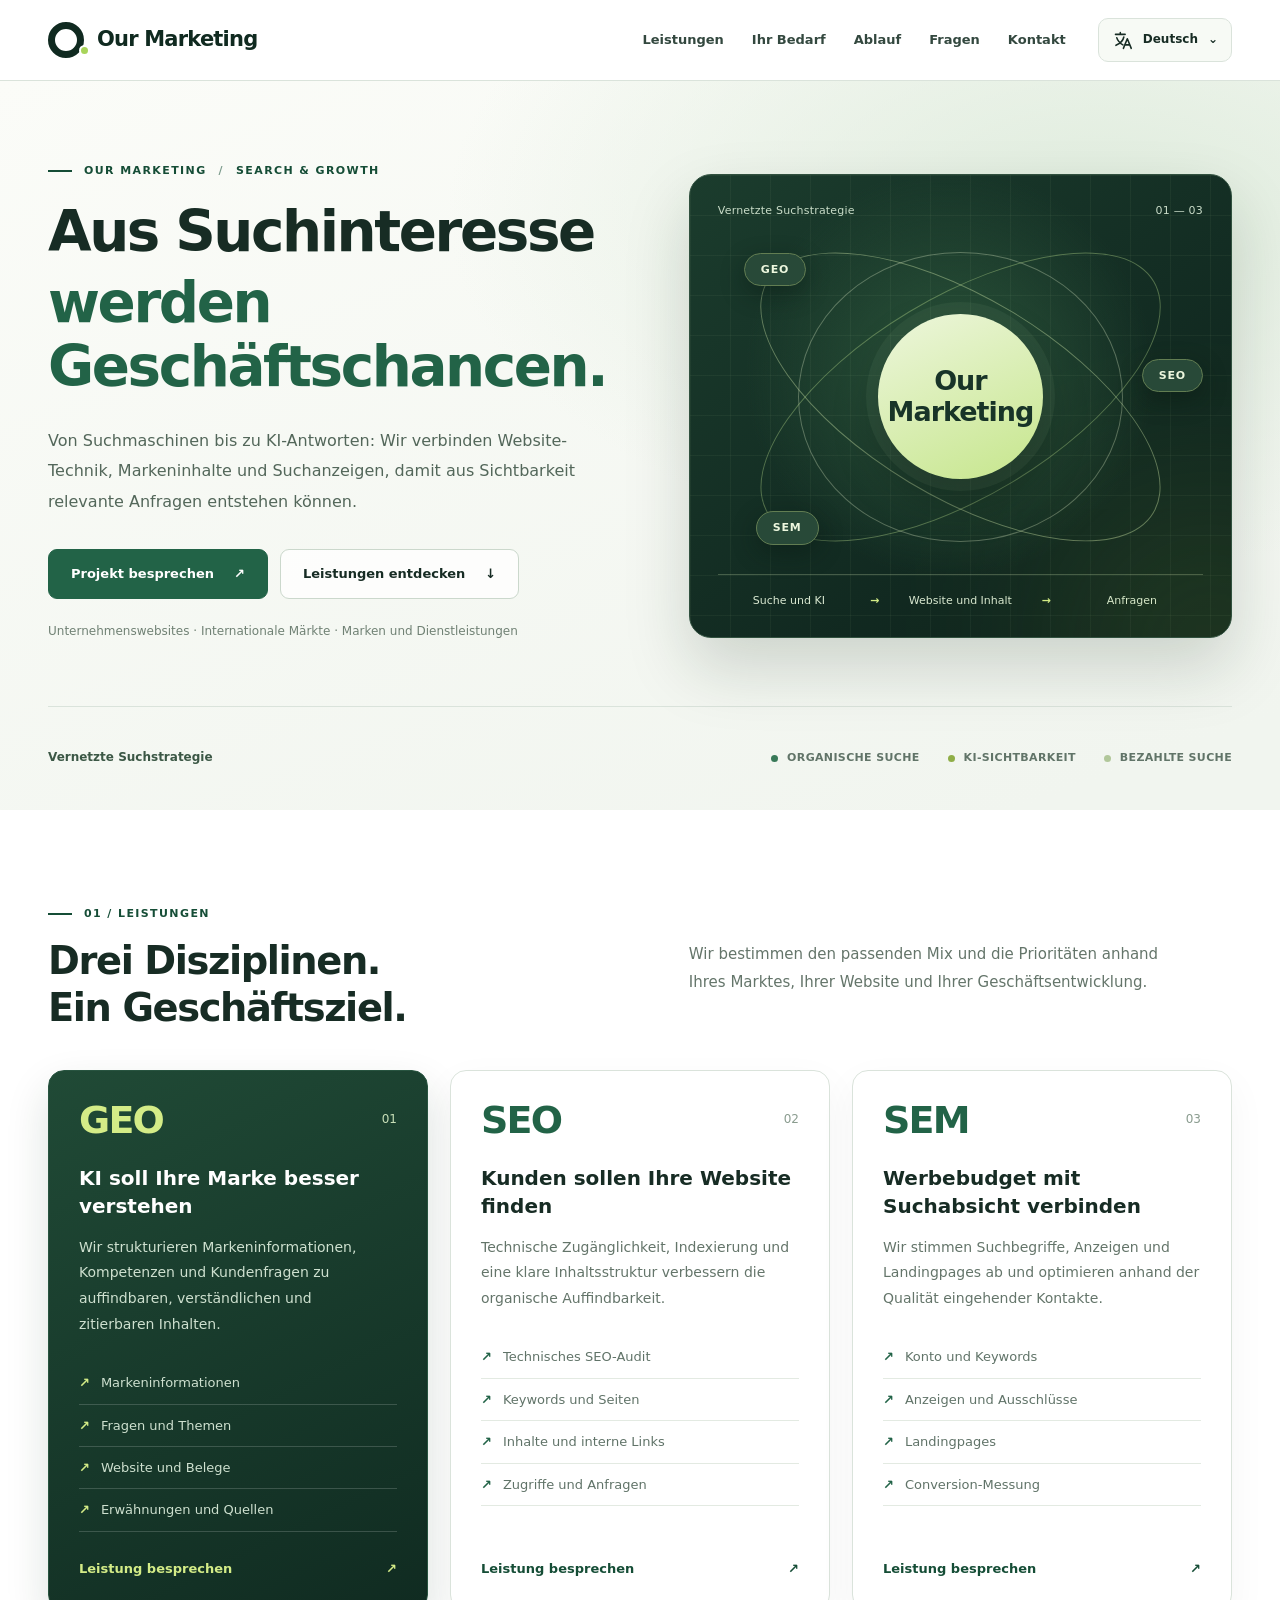
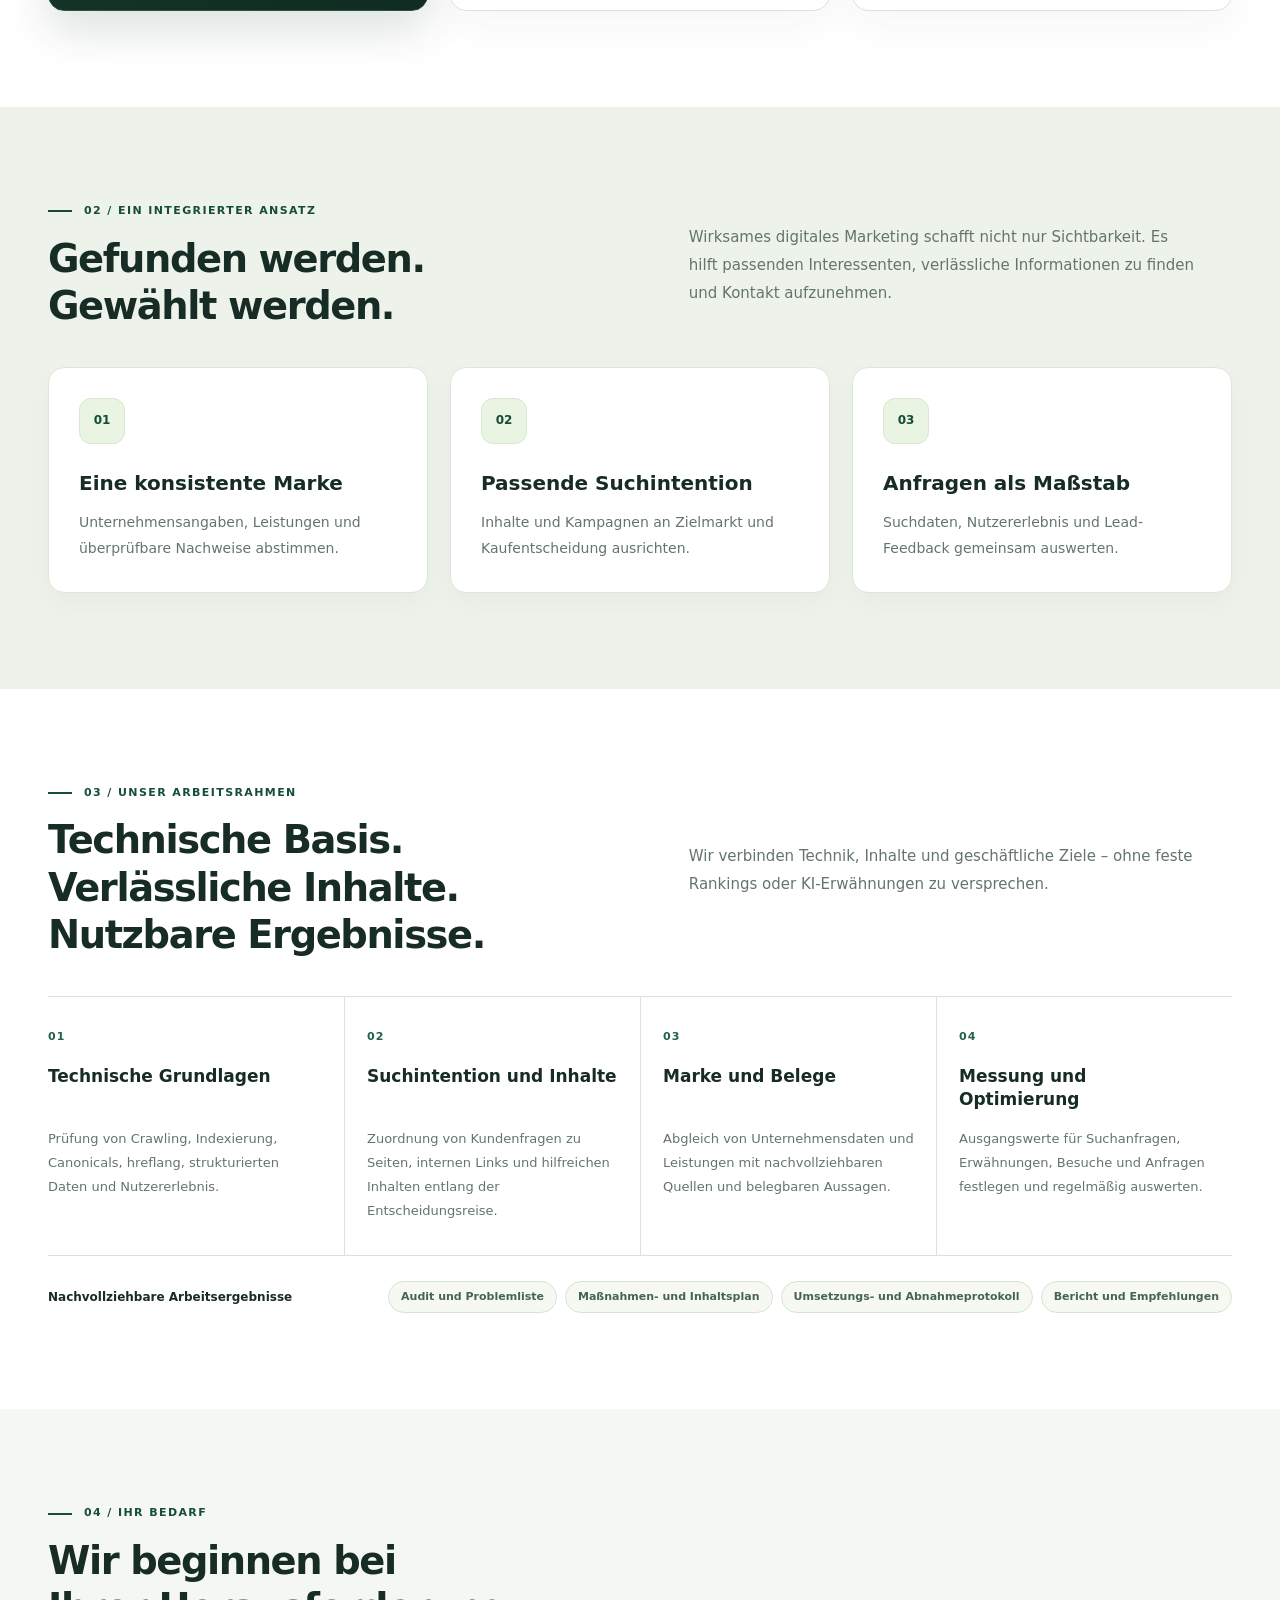
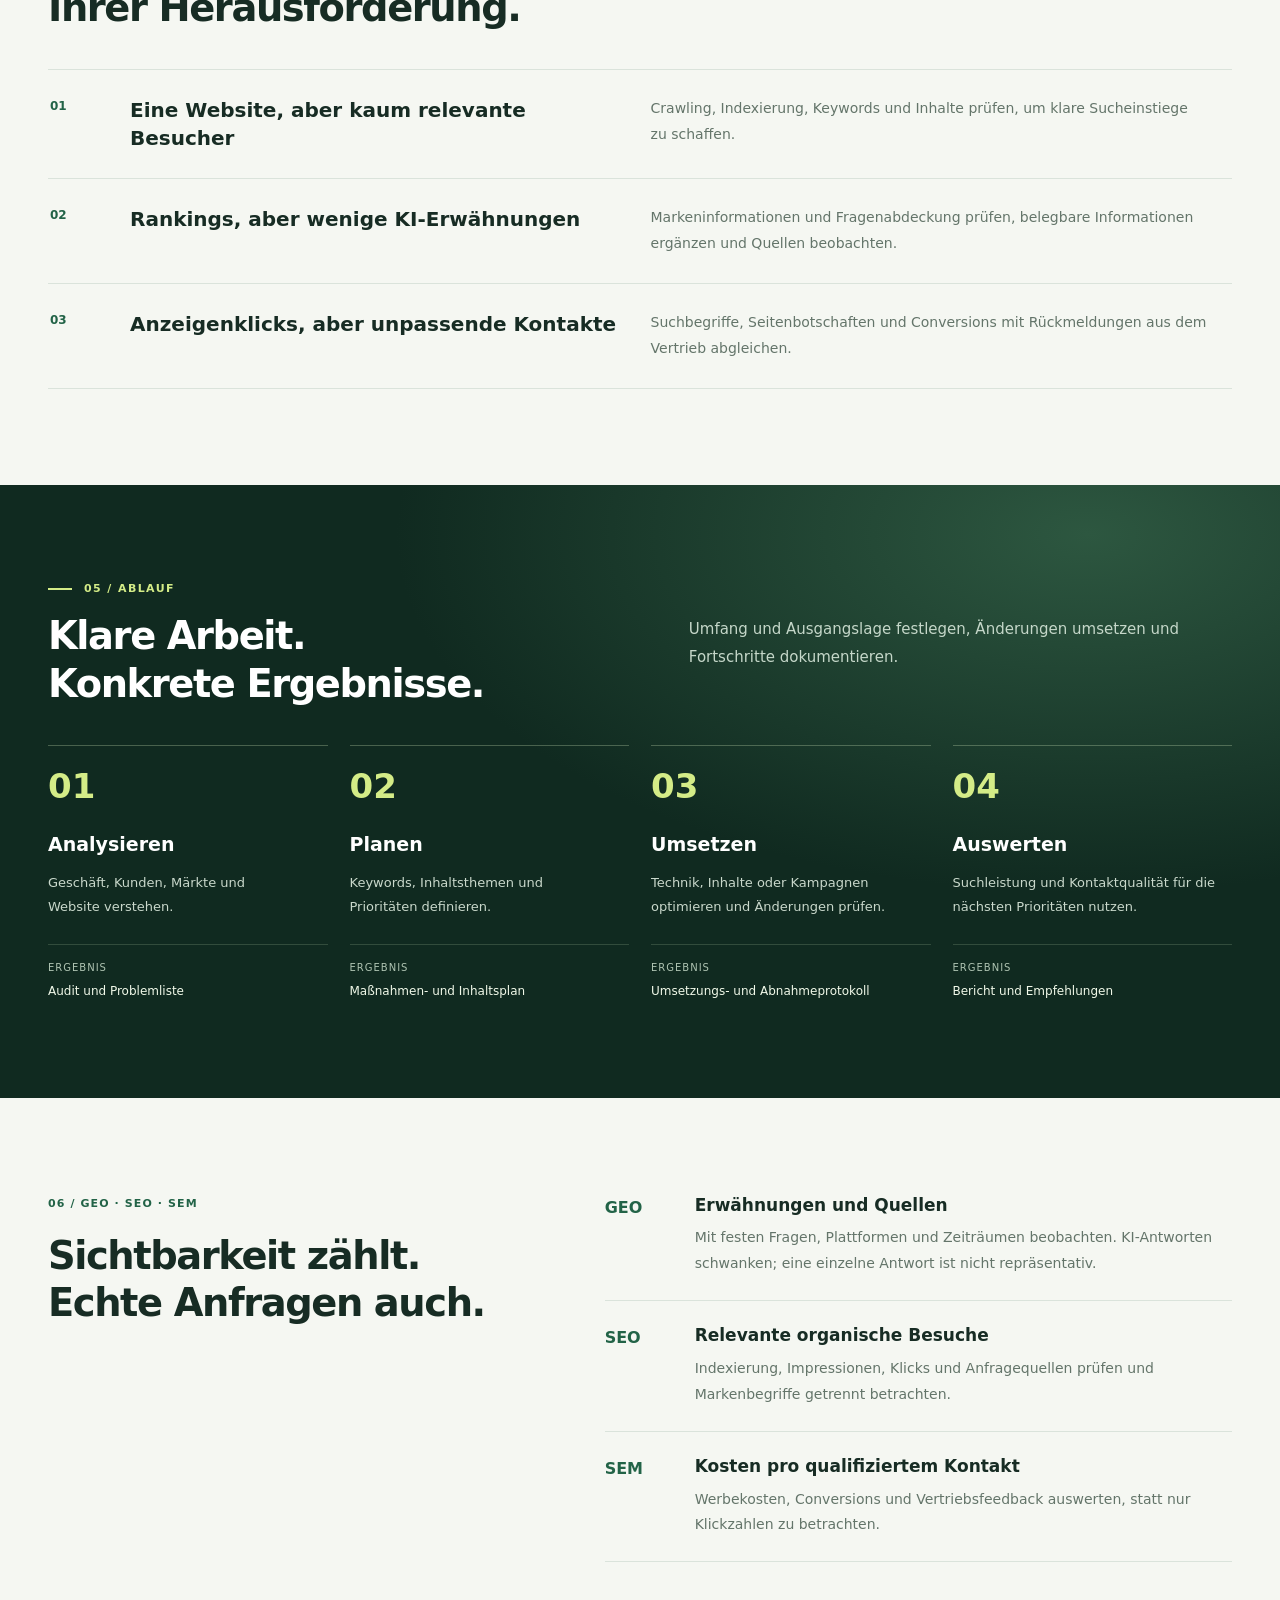
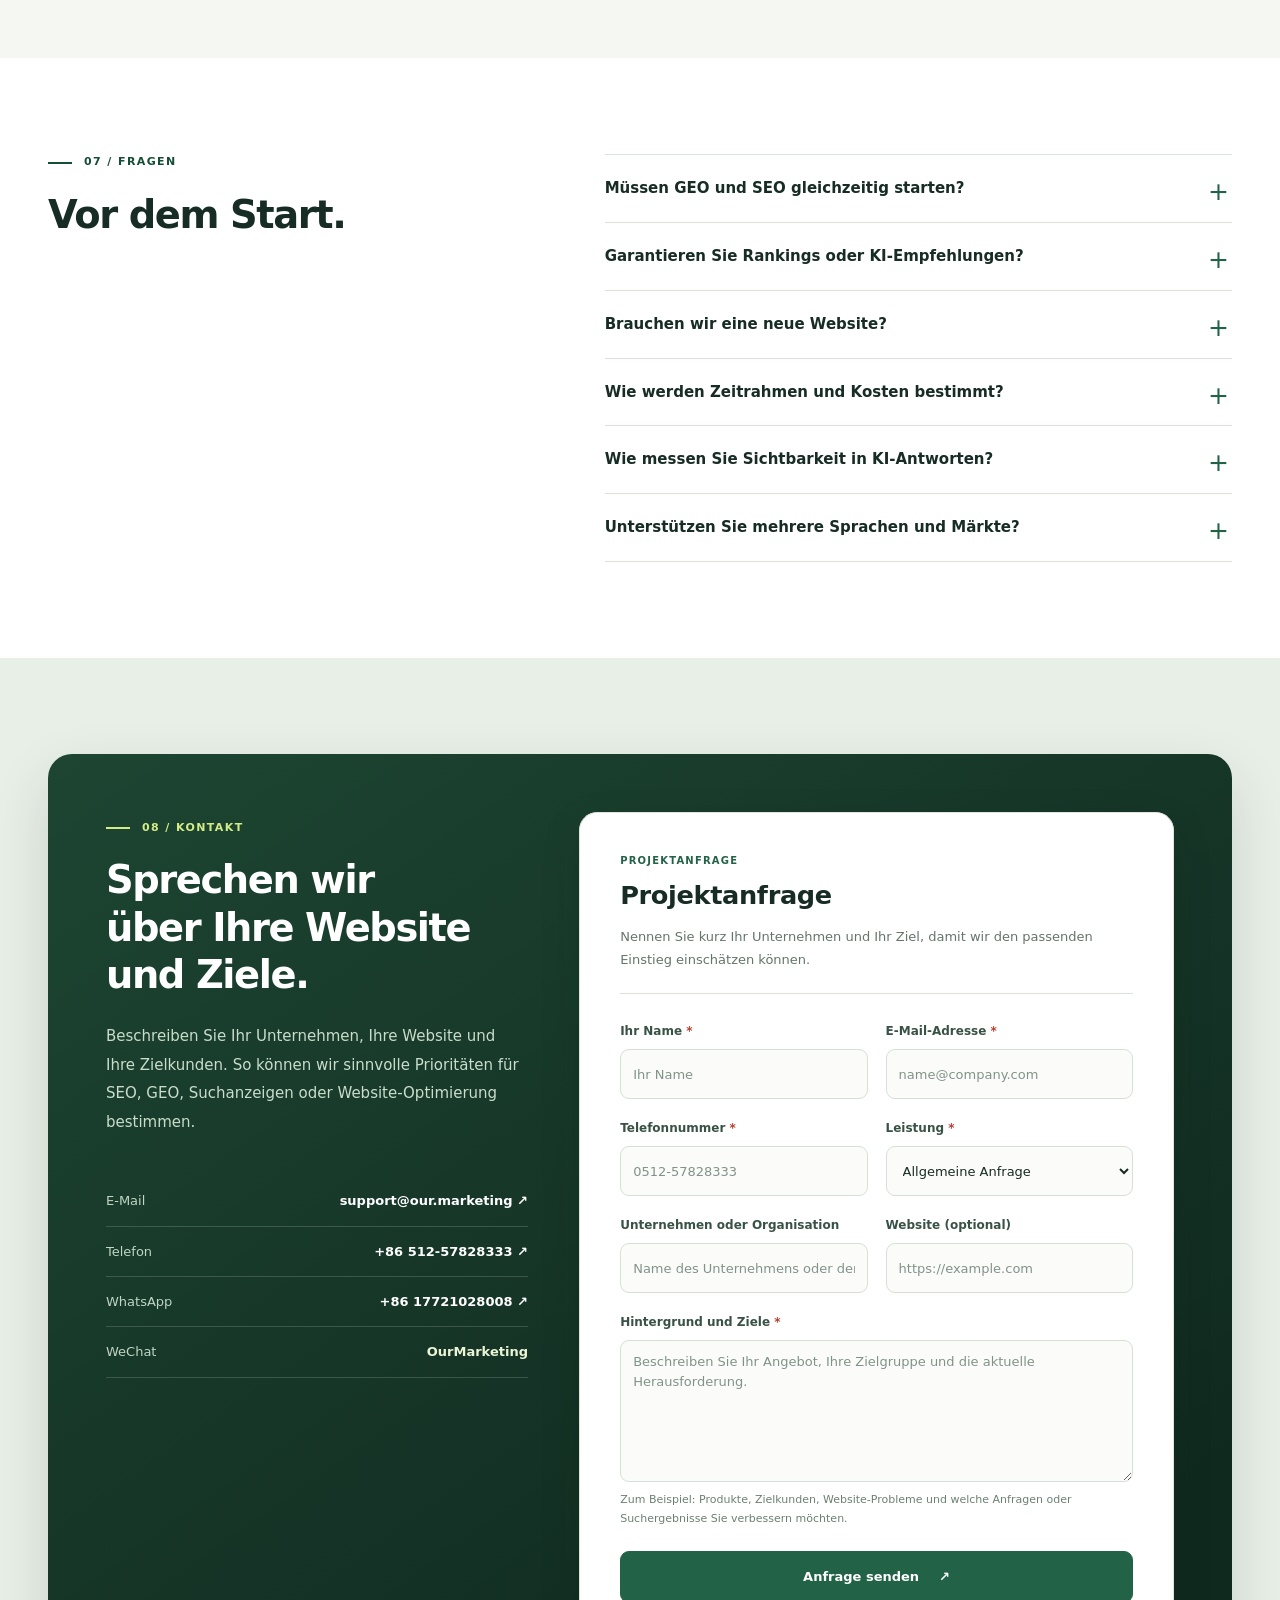
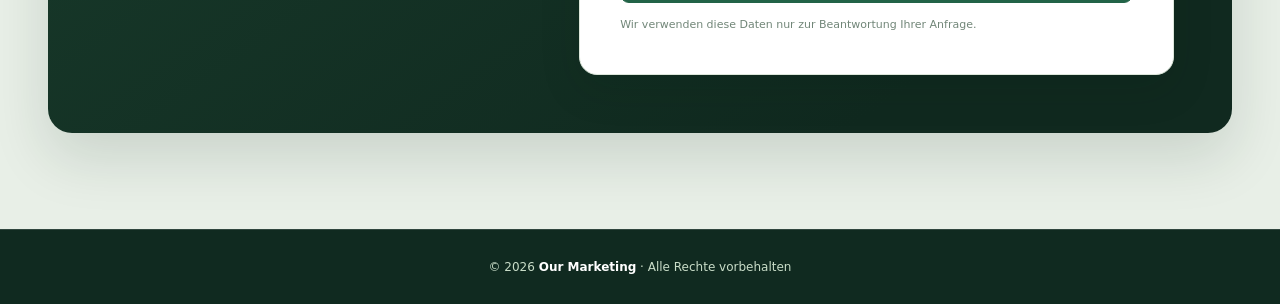
<file: de/index.html>
<!doctype html>
<html lang="de" dir="ltr"><head><meta charset="utf-8"><meta name="viewport" content="width=device-width,initial-scale=1"><meta name="theme-color" content="#163D32"><meta name="color-scheme" content="light">
<title>Our Marketing | SEO-, GEO- und SEM-Dienstleistungen</title><meta name="description" content="SEO-, GEO- und Suchanzeigen-Strategie für Unternehmen: technische Grundlagen, KI-lesbare Markeninhalte, internationale Sichtbarkeit und qualifizierte Anfragen."><meta name="robots" content="index,follow,max-image-preview:large"><link rel="canonical" href="https://our.marketing/de/"><link rel="alternate" hreflang="zh-CN" href="https://our.marketing/"><link rel="alternate" hreflang="en" href="https://our.marketing/en/"><link rel="alternate" hreflang="zh-TW" href="https://our.marketing/zh-tw/"><link rel="alternate" hreflang="es" href="https://our.marketing/es/"><link rel="alternate" hreflang="fr" href="https://our.marketing/fr/"><link rel="alternate" hreflang="de" href="https://our.marketing/de/"><link rel="alternate" hreflang="pt" href="https://our.marketing/pt/"><link rel="alternate" hreflang="it" href="https://our.marketing/it/"><link rel="alternate" hreflang="ja" href="https://our.marketing/ja/"><link rel="alternate" hreflang="ko" href="https://our.marketing/ko/"><link rel="alternate" hreflang="ru" href="https://our.marketing/ru/"><link rel="alternate" hreflang="ar" href="https://our.marketing/ar/"><link rel="alternate" hreflang="x-default" href="https://our.marketing/en/">
<link rel="icon" href="../assets/favicon.svg" type="image/svg+xml"><link rel="preload" href="../assets/site.css" as="style"><link rel="stylesheet" href="../assets/site.css"><meta property="og:type" content="website"><meta property="og:site_name" content="Our Marketing"><meta property="og:title" content="Our Marketing | SEO-, GEO- und SEM-Dienstleistungen"><meta property="og:description" content="SEO-, GEO- und Suchanzeigen-Strategie für Unternehmen: technische Grundlagen, KI-lesbare Markeninhalte, internationale Sichtbarkeit und qualifizierte Anfragen."><meta property="og:url" content="https://our.marketing/de/"><meta property="og:locale" content="de_DE"><meta property="og:image" content="https://our.marketing/assets/og-cover.png"><meta property="og:image:type" content="image/png"><meta property="og:image:width" content="1200"><meta property="og:image:height" content="630"><meta property="og:image:alt" content="Our Marketing — SEO, GEO and search advertising services"><meta name="twitter:card" content="summary_large_image"><meta name="twitter:title" content="Our Marketing | SEO-, GEO- und SEM-Dienstleistungen"><meta name="twitter:description" content="SEO-, GEO- und Suchanzeigen-Strategie für Unternehmen: technische Grundlagen, KI-lesbare Markeninhalte, internationale Sichtbarkeit und qualifizierte Anfragen."><meta name="twitter:image" content="https://our.marketing/assets/og-cover.png"><meta name="twitter:image:alt" content="Our Marketing — SEO, GEO and SEM">
<script type="application/ld+json">{"@context": "https://schema.org", "@graph": [{"@type": "Organization", "@id": "https://our.marketing/#organization", "name": "Our Marketing", "url": "https://our.marketing/", "description": "SEO, GEO, search advertising and website optimisation services for businesses.", "email": "support@our.marketing", "telephone": "+86-512-57828333", "logo": {"@type": "ImageObject", "url": "https://our.marketing/assets/og-cover.png", "width": 1200, "height": 630}, "contactPoint": [{"@type": "ContactPoint", "contactType": "sales", "email": "support@our.marketing", "telephone": "+86-512-57828333"}]}, {"@type": "WebSite", "@id": "https://our.marketing/#website", "url": "https://our.marketing/", "name": "Our Marketing", "inLanguage": ["zh-CN", "en", "zh-TW", "es", "fr", "de", "pt", "it", "ja", "ko", "ru", "ar"], "publisher": {"@id": "https://our.marketing/#organization"}}, {"@type": "WebPage", "@id": "https://our.marketing/de/#webpage", "url": "https://our.marketing/de/", "name": "Our Marketing | SEO-, GEO- und SEM-Dienstleistungen", "description": "SEO-, GEO- und Suchanzeigen-Strategie für Unternehmen: technische Grundlagen, KI-lesbare Markeninhalte, internationale Sichtbarkeit und qualifizierte Anfragen.", "inLanguage": "de", "isPartOf": {"@id": "https://our.marketing/#website"}, "about": {"@id": "https://our.marketing/#organization"}, "primaryImageOfPage": {"@type": "ImageObject", "url": "https://our.marketing/assets/og-cover.png", "width": 1200, "height": 630}, "mainEntity": {"@id": "https://our.marketing/de/#services-list"}}, {"@type": "ItemList", "@id": "https://our.marketing/de/#services-list", "name": "Drei Disziplinen. Ein Geschäftsziel.", "inLanguage": "de", "itemListElement": [{"@type": "ListItem", "position": 1, "item": {"@id": "https://our.marketing/de/#service-geo"}}, {"@type": "ListItem", "position": 2, "item": {"@id": "https://our.marketing/de/#service-seo"}}, {"@type": "ListItem", "position": 3, "item": {"@id": "https://our.marketing/de/#service-sem"}}]}, {"@type": "FAQPage", "@id": "https://our.marketing/de/#faq", "url": "https://our.marketing/de/#faq", "inLanguage": "de", "mainEntity": [{"@type": "Question", "name": "Müssen GEO und SEO gleichzeitig starten?", "acceptedAnswer": {"@type": "Answer", "text": "Nicht unbedingt. Beide nutzen ähnliche technische und inhaltliche Grundlagen, verfolgen aber unterschiedliche Ziele. Ein schrittweises Vorgehen ist möglich."}}, {"@type": "Question", "name": "Garantieren Sie Rankings oder KI-Empfehlungen?", "acceptedAnswer": {"@type": "Answer", "text": "Wir garantieren keine festen Rankings, Quellenangaben oder KI-Empfehlungen. Bewertet werden vereinbarter Umfang, überprüfbare Leistungen und Fortschrittsdaten."}}, {"@type": "Question", "name": "Brauchen wir eine neue Website?", "acceptedAnswer": {"@type": "Answer", "text": "Nicht immer. Zunächst prüfen wir Zugang, Indexierung, Struktur und Kontaktwege. Ein Neuaufbau wird nur bei Bedarf besprochen."}}, {"@type": "Question", "name": "Wie werden Zeitrahmen und Kosten bestimmt?", "acceptedAnswer": {"@type": "Answer", "text": "Sie hängen von Website-Größe, Zielmärkten und Arbeitsumfang ab. Leistungen, Zuständigkeiten und Berichte werden vorab vereinbart. Mediabudget und Honorar bleiben getrennt."}}, {"@type": "Question", "name": "Wie messen Sie Sichtbarkeit in KI-Antworten?", "acceptedAnswer": {"@type": "Answer", "text": "Wir beobachten feste Fragen auf ausgewählten Plattformen zu definierten Terminen: Erwähnungen, Quellen und Richtigkeit. Antworten können schwanken."}}, {"@type": "Question", "name": "Unterstützen Sie mehrere Sprachen und Märkte?", "acceptedAnswer": {"@type": "Answer", "text": "Ja. Wir bewerten lokale Suchintention, Begriffe, hreflang, Inhalte und Kontaktwege je Markt und priorisieren danach."}}]}, {"@type": "Service", "@id": "https://our.marketing/de/#service-geo", "name": "KI soll Ihre Marke besser verstehen", "serviceType": "Generative Engine Optimization (GEO)", "description": "Wir strukturieren Markeninformationen, Kompetenzen und Kundenfragen zu auffindbaren, verständlichen und zitierbaren Inhalten.", "url": "https://our.marketing/de/#service-geo", "inLanguage": "de", "provider": {"@id": "https://our.marketing/#organization"}}, {"@type": "Service", "@id": "https://our.marketing/de/#service-seo", "name": "Kunden sollen Ihre Website finden", "serviceType": "Search Engine Optimization (SEO)", "description": "Technische Zugänglichkeit, Indexierung und eine klare Inhaltsstruktur verbessern die organische Auffindbarkeit.", "url": "https://our.marketing/de/#service-seo", "inLanguage": "de", "provider": {"@id": "https://our.marketing/#organization"}}, {"@type": "Service", "@id": "https://our.marketing/de/#service-sem", "name": "Werbebudget mit Suchabsicht verbinden", "serviceType": "Search Engine Marketing (SEM)", "description": "Wir stimmen Suchbegriffe, Anzeigen und Landingpages ab und optimieren anhand der Qualität eingehender Kontakte.", "url": "https://our.marketing/de/#service-sem", "inLanguage": "de", "provider": {"@id": "https://our.marketing/#organization"}}]}</script><script defer src="../assets/site.js"></script><noscript><style>nav{display:flex;position:static;flex-wrap:wrap}.navrow{flex-wrap:wrap;padding-block:12px}.menu-button{display:none}.contact-form button[type=submit]{display:none}</style></noscript></head>
<body><a class="skip" href="#main">Zum Inhalt</a><header><div class="wrap navrow"><a class="brand" href="#top" aria-label="Our Marketing" title="Our Marketing"><span class="brand-mark" aria-hidden="true"></span>Our Marketing</a><nav id="main-nav" aria-label="Menü"><a href="#services">Leistungen</a><a href="#solutions">Ihr Bedarf</a><a href="#strategy">Ablauf</a><a href="#faq">Fragen</a><a href="#contact">Kontakt</a></nav><div class="tools"><details class="language"><summary aria-label="Sprache wählen"><svg class="globe" viewBox="0 0 24 24" aria-hidden="true" fill="none" stroke="currentColor" stroke-width="1.8" stroke-linecap="round" stroke-linejoin="round"><path d="M4 5h11M9.5 3v2M5.5 9c1.1 3.7 3.7 6.1 7 8M13.5 8c-.8 4-4.4 7.6-9 9.5"></path><path d="m13 21 4.5-11 4.5 11M14.6 17h5.8"></path></svg><span class="current-name">Deutsch</span><span aria-hidden="true">⌄</span></summary><div class="language-panel"><a data-language href="../index.html" lang="zh-CN" hreflang="zh-CN">简体中文</a><a data-language href="../en/index.html" lang="en" hreflang="en">English</a><a data-language href="../zh-tw/index.html" lang="zh-TW" hreflang="zh-TW">繁體中文</a><a data-language href="../es/index.html" lang="es" hreflang="es">Español</a><a data-language href="../fr/index.html" lang="fr" hreflang="fr">Français</a><a data-language href="../de/index.html" lang="de" hreflang="de" aria-current="page">Deutsch</a><a data-language href="../pt/index.html" lang="pt" hreflang="pt">Português</a><a data-language href="../it/index.html" lang="it" hreflang="it">Italiano</a><a data-language href="../ja/index.html" lang="ja" hreflang="ja">日本語</a><a data-language href="../ko/index.html" lang="ko" hreflang="ko">한국어</a><a data-language href="../ru/index.html" lang="ru" hreflang="ru">Русский</a><a data-language href="../ar/index.html" lang="ar" hreflang="ar">العربية</a></div></details><button class="menu-button" type="button" id="menu-toggle" aria-label="Menü" aria-expanded="false" aria-controls="main-nav">☰</button></div></div></header>
<main id="main"><section class="hero" id="top"><div class="wrap"><div class="hero-grid"><div class="hero-copy"><span class="eyebrow" dir="ltr">OUR MARKETING <span aria-hidden="true">/</span> SEARCH &amp; GROWTH</span><h1>Aus Suchinteresse<em>werden Geschäftschancen.</em></h1><p class="lead">Von Suchmaschinen bis zu KI-Antworten: Wir verbinden Website-Technik, Markeninhalte und Suchanzeigen, damit aus Sichtbarkeit relevante Anfragen entstehen können.</p><div class="actions"><a class="btn" href="#contact">Projekt besprechen<span aria-hidden="true">↗</span></a><a class="btn outline" href="#services">Leistungen entdecken<span aria-hidden="true">↓</span></a></div><p class="micro">Unternehmenswebsites · Internationale Märkte · Marken und Dienstleistungen</p></div><div class="hero-art"><div class="art-head"><span>Vernetzte Suchstrategie</span><span dir="ltr">01 — 03</span></div><div class="art-graphic" role="img" aria-label="Our Marketing: integrated search strategy"><div class="art-ring" aria-hidden="true"></div><div class="art-ring second" aria-hidden="true"></div><div class="art-ring third" aria-hidden="true"></div><div class="core"><span>Our</span><span>Marketing</span></div><span class="node a">GEO</span><span class="node b">SEO</span><span class="node c">SEM</span></div><div class="art-bottom"><span>Suche und KI</span><b aria-hidden="true">→</b><span>Website und Inhalt</span><b aria-hidden="true">→</b><span>Anfragen</span></div></div></div><div class="platforms"><span class="channel-caption">Vernetzte Suchstrategie</span><ul class="channel-list"><li><span class="channel-dot" aria-hidden="true"></span>ORGANISCHE SUCHE</li><li><span class="channel-dot" aria-hidden="true"></span>KI-SICHTBARKEIT</li><li><span class="channel-dot" aria-hidden="true"></span>BEZAHLTE SUCHE</li></ul></div></div></section>
<section id="services" class="section white"><div class="wrap"><div class="section-head"><div class="section-title"><span class="eyebrow">01 / Leistungen</span><h2>Drei Disziplinen. Ein Geschäftsziel.</h2></div><p>Wir bestimmen den passenden Mix und die Prioritäten anhand Ihres Marktes, Ihrer Website und Ihrer Geschäftsentwicklung.</p></div><div class="services"><article id="service-geo" class="service featured"><div class="service-top"><span class="service-code" dir="ltr">GEO</span><small>01</small></div><h3>KI soll Ihre Marke besser verstehen</h3><p>Wir strukturieren Markeninformationen, Kompetenzen und Kundenfragen zu auffindbaren, verständlichen und zitierbaren Inhalten.</p><ul><li>Markeninformationen</li><li>Fragen und Themen</li><li>Website und Belege</li><li>Erwähnungen und Quellen</li></ul><a href="#contact" data-service="GEO">Leistung besprechen<span aria-hidden="true">↗</span></a></article><article id="service-seo" class="service "><div class="service-top"><span class="service-code" dir="ltr">SEO</span><small>02</small></div><h3>Kunden sollen Ihre Website finden</h3><p>Technische Zugänglichkeit, Indexierung und eine klare Inhaltsstruktur verbessern die organische Auffindbarkeit.</p><ul><li>Technisches SEO-Audit</li><li>Keywords und Seiten</li><li>Inhalte und interne Links</li><li>Zugriffe und Anfragen</li></ul><a href="#contact" data-service="SEO">Leistung besprechen<span aria-hidden="true">↗</span></a></article><article id="service-sem" class="service "><div class="service-top"><span class="service-code" dir="ltr">SEM</span><small>03</small></div><h3>Werbebudget mit Suchabsicht verbinden</h3><p>Wir stimmen Suchbegriffe, Anzeigen und Landingpages ab und optimieren anhand der Qualität eingehender Kontakte.</p><ul><li>Konto und Keywords</li><li>Anzeigen und Ausschlüsse</li><li>Landingpages</li><li>Conversion-Messung</li></ul><a href="#contact" data-service="SEM">Leistung besprechen<span aria-hidden="true">↗</span></a></article></div></div></section>
<section id="approach" class="section approach-section"><div class="wrap"><div class="section-head"><div class="section-title"><span class="eyebrow">02 / Ein integrierter Ansatz</span><h2>Gefunden werden. Gewählt werden.</h2></div><p>Wirksames digitales Marketing schafft nicht nur Sichtbarkeit. Es hilft passenden Interessenten, verlässliche Informationen zu finden und Kontakt aufzunehmen.</p></div><div class="value-grid"><article class="value-card"><span class="value-icon" aria-hidden="true">01</span><h3>Eine konsistente Marke</h3><p>Unternehmensangaben, Leistungen und überprüfbare Nachweise abstimmen.</p></article><article class="value-card"><span class="value-icon" aria-hidden="true">02</span><h3>Passende Suchintention</h3><p>Inhalte und Kampagnen an Zielmarkt und Kaufentscheidung ausrichten.</p></article><article class="value-card"><span class="value-icon" aria-hidden="true">03</span><h3>Anfragen als Maßstab</h3><p>Suchdaten, Nutzererlebnis und Lead-Feedback gemeinsam auswerten.</p></article></div></div></section>
<section id="framework" class="section framework-section"><div class="wrap"><div class="section-head"><div class="section-title"><span class="eyebrow">03 / Unser Arbeitsrahmen</span><h2>Technische Basis. Verlässliche Inhalte. Nutzbare Ergebnisse.</h2></div><p>Wir verbinden Technik, Inhalte und geschäftliche Ziele – ohne feste Rankings oder KI-Erwähnungen zu versprechen.</p></div><div class="framework-grid"><article class="framework-item"><span class="framework-index" dir="ltr">01</span><h3>Technische Grundlagen</h3><p>Prüfung von Crawling, Indexierung, Canonicals, hreflang, strukturierten Daten und Nutzererlebnis.</p></article><article class="framework-item"><span class="framework-index" dir="ltr">02</span><h3>Suchintention und Inhalte</h3><p>Zuordnung von Kundenfragen zu Seiten, internen Links und hilfreichen Inhalten entlang der Entscheidungsreise.</p></article><article class="framework-item"><span class="framework-index" dir="ltr">03</span><h3>Marke und Belege</h3><p>Abgleich von Unternehmensdaten und Leistungen mit nachvollziehbaren Quellen und belegbaren Aussagen.</p></article><article class="framework-item"><span class="framework-index" dir="ltr">04</span><h3>Messung und Optimierung</h3><p>Ausgangswerte für Suchanfragen, Erwähnungen, Besuche und Anfragen festlegen und regelmäßig auswerten.</p></article></div><div class="delivery-strip"><strong>Nachvollziehbare Arbeitsergebnisse</strong><div class="delivery-items"><span>Audit und Problemliste</span><span>Maßnahmen- und Inhaltsplan</span><span>Umsetzungs- und Abnahmeprotokoll</span><span>Bericht und Empfehlungen</span></div></div></div></section>
<section id="solutions" class="section"><div class="wrap"><div class="section-head"><div class="section-title"><span class="eyebrow">04 / Ihr Bedarf</span><h2>Wir beginnen bei Ihrer Herausforderung.</h2></div></div><div class="scenario-list"><article class="scenario"><span class="num" dir="ltr">01</span><h3>Eine Website, aber kaum relevante Besucher</h3><p>Crawling, Indexierung, Keywords und Inhalte prüfen, um klare Sucheinstiege zu schaffen.</p></article><article class="scenario"><span class="num" dir="ltr">02</span><h3>Rankings, aber wenige KI-Erwähnungen</h3><p>Markeninformationen und Fragenabdeckung prüfen, belegbare Informationen ergänzen und Quellen beobachten.</p></article><article class="scenario"><span class="num" dir="ltr">03</span><h3>Anzeigenklicks, aber unpassende Kontakte</h3><p>Suchbegriffe, Seitenbotschaften und Conversions mit Rückmeldungen aus dem Vertrieb abgleichen.</p></article></div></div></section>
<section id="strategy" class="section dark"><div class="wrap"><div class="section-head"><div class="section-title"><span class="eyebrow">05 / Ablauf</span><h2>Klare Arbeit. Konkrete Ergebnisse.</h2></div><p>Umfang und Ausgangslage festlegen, Änderungen umsetzen und Fortschritte dokumentieren.</p></div><div class="process"><article class="step"><span class="number">01</span><h3>Analysieren</h3><p>Geschäft, Kunden, Märkte und Website verstehen.</p><div class="output"><span>Ergebnis</span>Audit und Problemliste</div></article><article class="step"><span class="number">02</span><h3>Planen</h3><p>Keywords, Inhaltsthemen und Prioritäten definieren.</p><div class="output"><span>Ergebnis</span>Maßnahmen- und Inhaltsplan</div></article><article class="step"><span class="number">03</span><h3>Umsetzen</h3><p>Technik, Inhalte oder Kampagnen optimieren und Änderungen prüfen.</p><div class="output"><span>Ergebnis</span>Umsetzungs- und Abnahmeprotokoll</div></article><article class="step"><span class="number">04</span><h3>Auswerten</h3><p>Suchleistung und Kontaktqualität für die nächsten Prioritäten nutzen.</p><div class="output"><span>Ergebnis</span>Bericht und Empfehlungen</div></article></div></div></section>
<section id="visibility" class="section"><div class="wrap split"><div><span class="section-num">06 / GEO · SEO · SEM</span><h2>Sichtbarkeit zählt. Echte Anfragen auch.</h2></div><div><article class="measure-row"><strong dir="ltr">GEO</strong><div><h3>Erwähnungen und Quellen</h3><p>Mit festen Fragen, Plattformen und Zeiträumen beobachten. KI-Antworten schwanken; eine einzelne Antwort ist nicht repräsentativ.</p></div></article><article class="measure-row"><strong dir="ltr">SEO</strong><div><h3>Relevante organische Besuche</h3><p>Indexierung, Impressionen, Klicks und Anfragequellen prüfen und Markenbegriffe getrennt betrachten.</p></div></article><article class="measure-row"><strong dir="ltr">SEM</strong><div><h3>Kosten pro qualifiziertem Kontakt</h3><p>Werbekosten, Conversions und Vertriebsfeedback auswerten, statt nur Klickzahlen zu betrachten.</p></div></article></div></div></section>
<section id="faq" class="section white"><div class="wrap split"><div><span class="eyebrow">07 / Fragen</span><h2>Vor dem Start.</h2></div><div class="faq-list"><details><summary>Müssen GEO und SEO gleichzeitig starten?</summary><p>Nicht unbedingt. Beide nutzen ähnliche technische und inhaltliche Grundlagen, verfolgen aber unterschiedliche Ziele. Ein schrittweises Vorgehen ist möglich.</p></details><details><summary>Garantieren Sie Rankings oder KI-Empfehlungen?</summary><p>Wir garantieren keine festen Rankings, Quellenangaben oder KI-Empfehlungen. Bewertet werden vereinbarter Umfang, überprüfbare Leistungen und Fortschrittsdaten.</p></details><details><summary>Brauchen wir eine neue Website?</summary><p>Nicht immer. Zunächst prüfen wir Zugang, Indexierung, Struktur und Kontaktwege. Ein Neuaufbau wird nur bei Bedarf besprochen.</p></details><details><summary>Wie werden Zeitrahmen und Kosten bestimmt?</summary><p>Sie hängen von Website-Größe, Zielmärkten und Arbeitsumfang ab. Leistungen, Zuständigkeiten und Berichte werden vorab vereinbart. Mediabudget und Honorar bleiben getrennt.</p></details><details><summary>Wie messen Sie Sichtbarkeit in KI-Antworten?</summary><p>Wir beobachten feste Fragen auf ausgewählten Plattformen zu definierten Terminen: Erwähnungen, Quellen und Richtigkeit. Antworten können schwanken.</p></details><details><summary>Unterstützen Sie mehrere Sprachen und Märkte?</summary><p>Ja. Wir bewerten lokale Suchintention, Begriffe, hreflang, Inhalte und Kontaktwege je Markt und priorisieren danach.</p></details></div></div></section>
<section id="contact" class="section"><div class="wrap"><div class="contact-panel"><div class="contact-info"><span class="eyebrow">08 / Kontakt</span><h2>Sprechen wir über Ihre Website und Ziele.</h2><p class="intro">Beschreiben Sie Ihr Unternehmen, Ihre Website und Ihre Zielkunden. So können wir sinnvolle Prioritäten für SEO, GEO, Suchanzeigen oder Website-Optimierung bestimmen.</p><div class="contact-list"><div class="contact-line"><span>E-Mail</span><a dir="ltr" href="mailto:support@our.marketing">support@our.marketing ↗</a></div><div class="contact-line"><span>Telefon</span><a dir="ltr" href="tel:+8651257828333">+86 512-57828333 ↗</a></div><div class="contact-line"><span>WhatsApp</span><a dir="ltr" target="_blank" rel="noopener noreferrer" href="https://wa.me/8617721028008">+86 17721028008 ↗</a></div><div class="contact-line"><span>WeChat</span><strong class="wechat-id" dir="ltr">OurMarketing</strong></div></div></div><form class="contact-form" id="brief-form" novalidate><div class="form-heading"><span class="form-kicker">PROJEKTANFRAGE</span><h3>Projektanfrage</h3><p class="form-intro">Nennen Sie kurz Ihr Unternehmen und Ihr Ziel, damit wir den passenden Einstieg einschätzen können.</p></div>
<div class="form-grid"><label for="name">Ihr Name <span class="asterisk" aria-label="Pflichtfeld">*</span><input id="name" name="name" required autocomplete="name" maxlength="80" placeholder="Ihr Name"></label><label for="email">E-Mail-Adresse <span class="asterisk" aria-label="Pflichtfeld">*</span><input id="email" name="email" type="email" required autocomplete="email" maxlength="120" inputmode="email" dir="ltr" placeholder="name@company.com"></label>
<label for="phone">Telefonnummer <span class="asterisk" aria-label="Pflichtfeld">*</span><input id="phone" name="phone" type="tel" required autocomplete="tel" maxlength="36" inputmode="tel" dir="ltr" placeholder="0512-57828333"></label><label for="service-select">Leistung <span class="asterisk" aria-label="Pflichtfeld">*</span><select id="service-select" name="service" required><option value="general">Allgemeine Anfrage</option><option value="GEO">GEO · KI-Suche</option><option value="SEO">SEO · Organische Suche</option><option value="SEM">SEM · Suchanzeigen</option><option value="website">Websites &amp; Optimierung</option><option value="strategy">Integrierte Marketingstrategie</option></select></label>
<label for="company">Unternehmen oder Organisation<input id="company" name="company" autocomplete="organization" maxlength="120" placeholder="Name des Unternehmens oder der Organisation"></label><label for="website">Website (optional)<input id="website" name="website" dir="ltr" type="url" inputmode="url" autocomplete="url" maxlength="250" placeholder="https://example.com"></label></div>
<label class="message-label" for="message">Hintergrund und Ziele <span class="asterisk" aria-label="Pflichtfeld">*</span><textarea id="message" name="message" required minlength="5" maxlength="2500" rows="5" aria-describedby="message-hint" placeholder="Beschreiben Sie Ihr Angebot, Ihre Zielgruppe und die aktuelle Herausforderung."></textarea><span id="message-hint" class="field-help">Zum Beispiel: Produkte, Zielkunden, Website-Probleme und welche Anfragen oder Suchergebnisse Sie verbessern möchten.</span></label>
<div class="hp-field" aria-hidden="true"><label for="extra-fax">Fax<input type="text" name="fax" id="extra-fax" tabindex="-1" autocomplete="off"></label></div>
<button class="btn submit-btn" type="submit" disabled><span class="submit-text">Anfrage senden</span><span aria-hidden="true">↗</span></button><p class="form-privacy">Wir verwenden diese Daten nur zur Beantwortung Ihrer Anfrage.</p><div class="status" role="status" aria-live="polite" aria-atomic="true" tabindex="-1" id="form-status"></div><noscript><p><a href="mailto:support@our.marketing">support@our.marketing</a></p></noscript></form></div></div></section></main>
<footer class="footer"><div class="wrap"><div class="footer-row"><span>© 2026 <a href="https://our.marketing/" title="Our Marketing" dir="ltr">Our Marketing</a> · Alle Rechte vorbehalten</span></div></div></footer><script id="page-config" type="application/json">{"lang": "de", "form": {"email": "E-Mail-Adresse", "phone": "Telefonnummer", "company": "Unternehmen oder Organisation", "website": "Website (optional)", "required": "Pflichtfeld", "optional": "Optional", "submit": "Anfrage senden", "sending": "Wird gesendet…", "success": "Ihre Anfrage wurde gesendet. Wir melden uns über die angegebenen Kontaktdaten.", "failure": "Die Anfrage konnte nicht gesendet werden. Bitte erneut versuchen oder support@our.marketing kontaktieren.", "timeout": "Zeitüberschreitung. Bitte Verbindung prüfen und erneut versuchen.", "invalid": "Bitte Name, E-Mail, Telefonnummer und Nachricht prüfen.", "phone_invalid": "Gültige internationale Nummer eingeben (7–20 Ziffern).", "privacy": "Wir verwenden diese Daten nur zur Beantwortung Ihrer Anfrage.", "service_website": "Websites & Optimierung", "service_strategy": "Integrierte Marketingstrategie", "service_general": "Allgemeine Anfrage", "company_placeholder": "Name des Unternehmens oder der Organisation", "email_placeholder": "name@company.com", "phone_placeholder": "0512-57828333", "service_geo": "GEO · KI-Suche", "service_seo": "SEO · Organische Suche", "service_sem": "SEM · Suchanzeigen", "intro": "Nennen Sie kurz Ihr Unternehmen und Ihr Ziel, damit wir den passenden Einstieg einschätzen können.", "message_hint": "Zum Beispiel: Produkte, Zielkunden, Website-Probleme und welche Anfragen oder Suchergebnisse Sie verbessern möchten.", "form_kicker": "PROJEKTANFRAGE"}}</script></body></html>
</file>
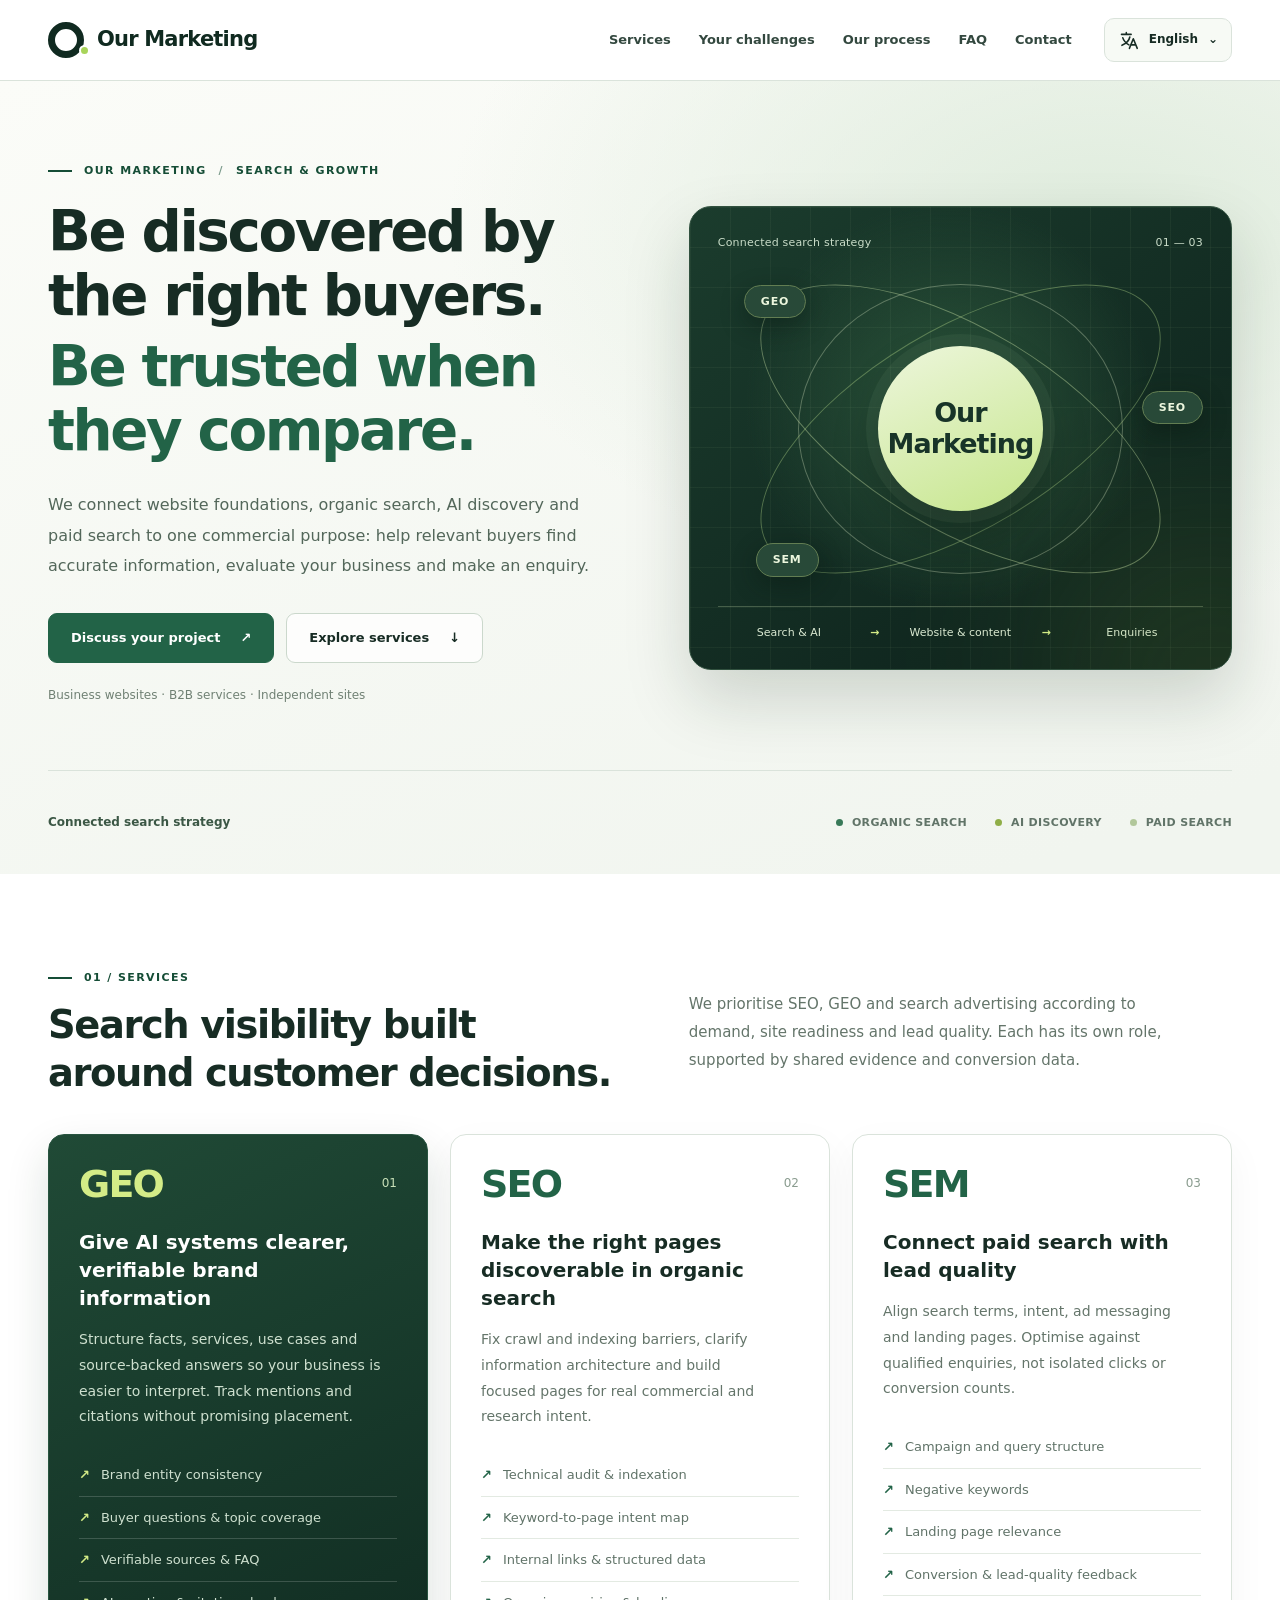
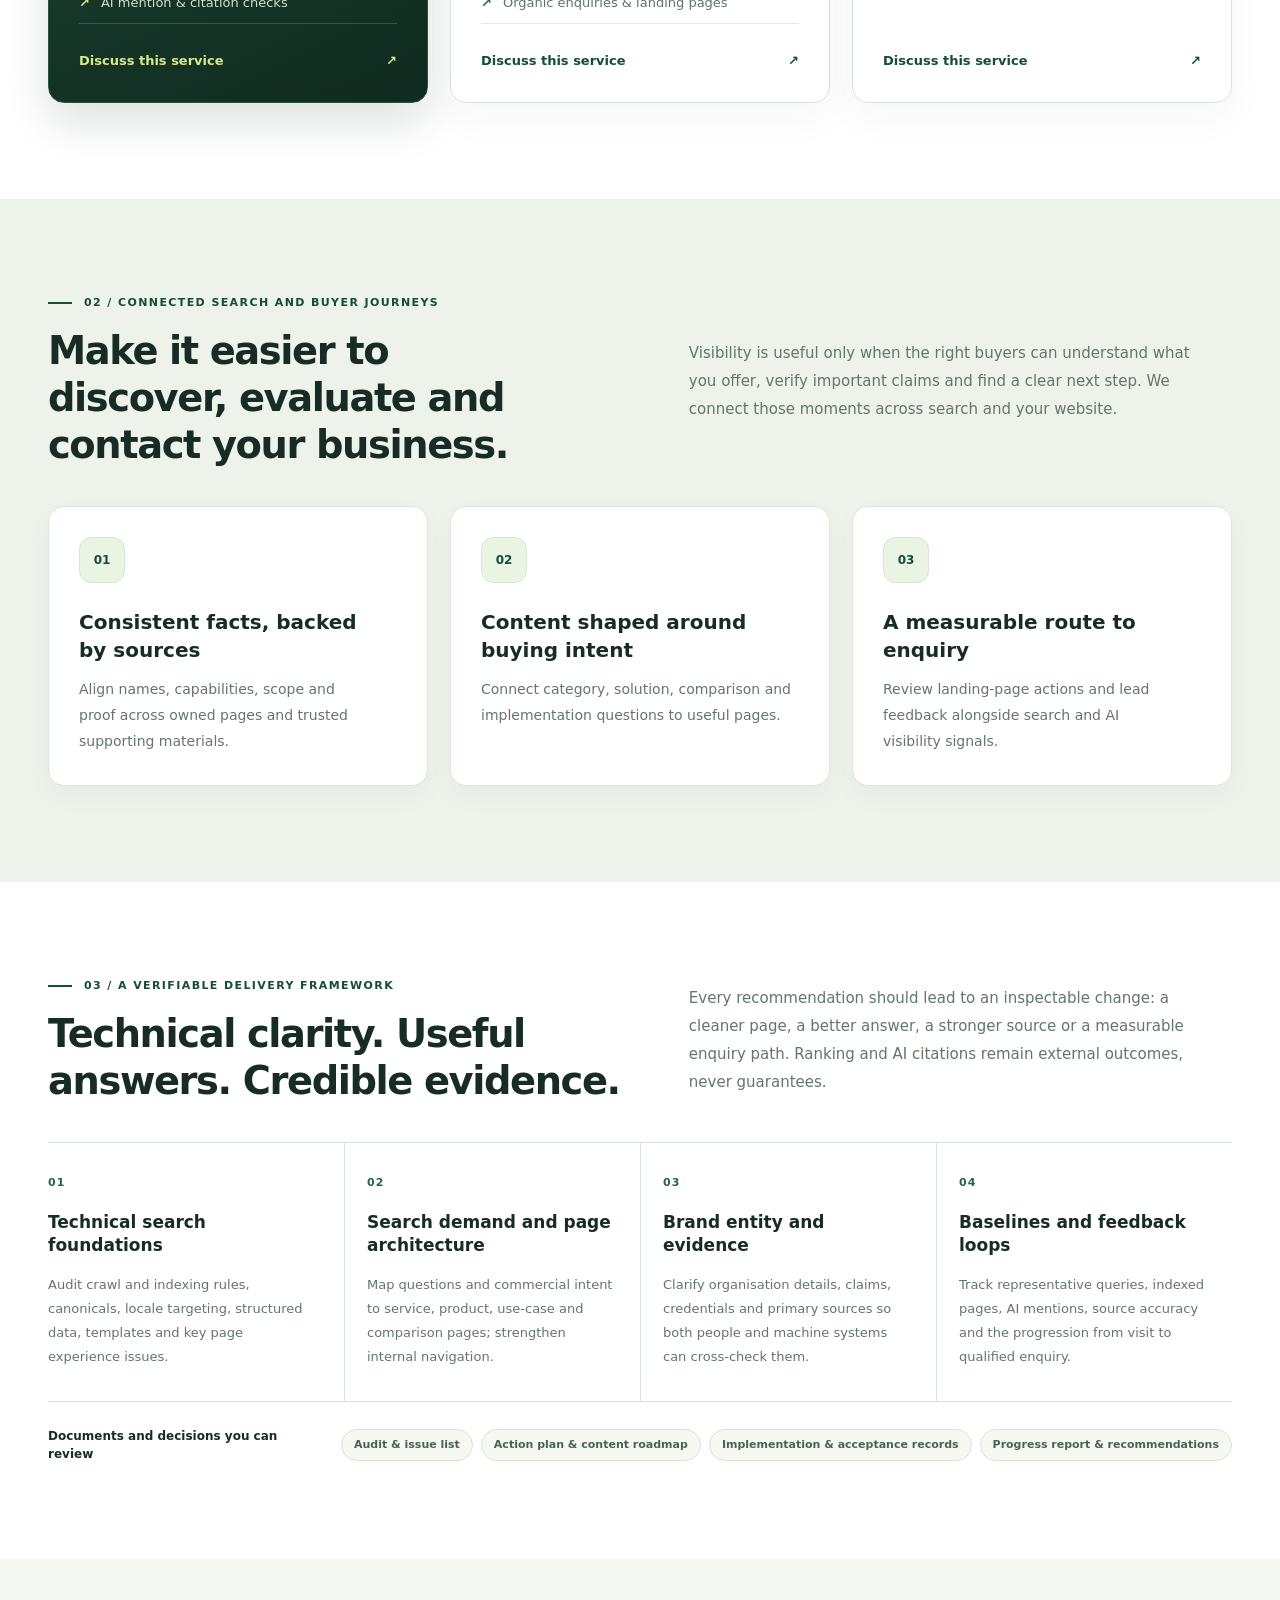
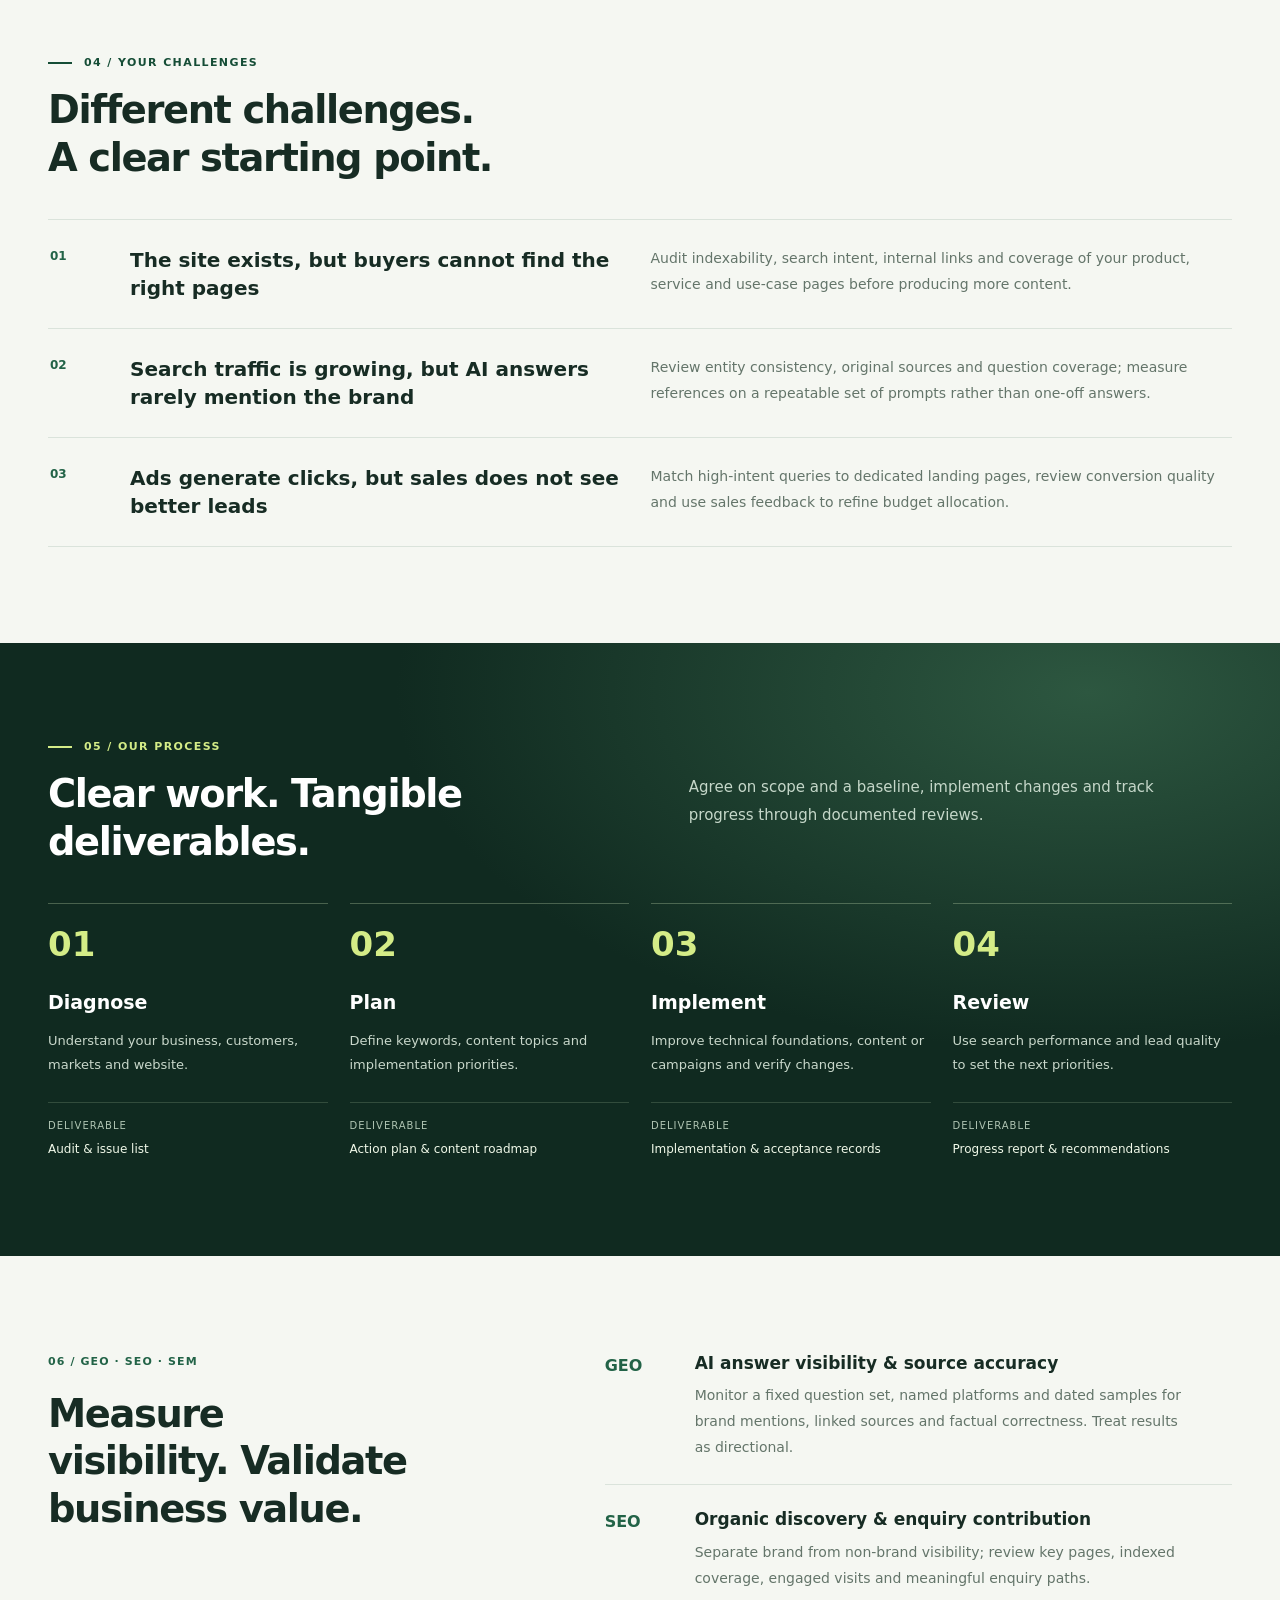
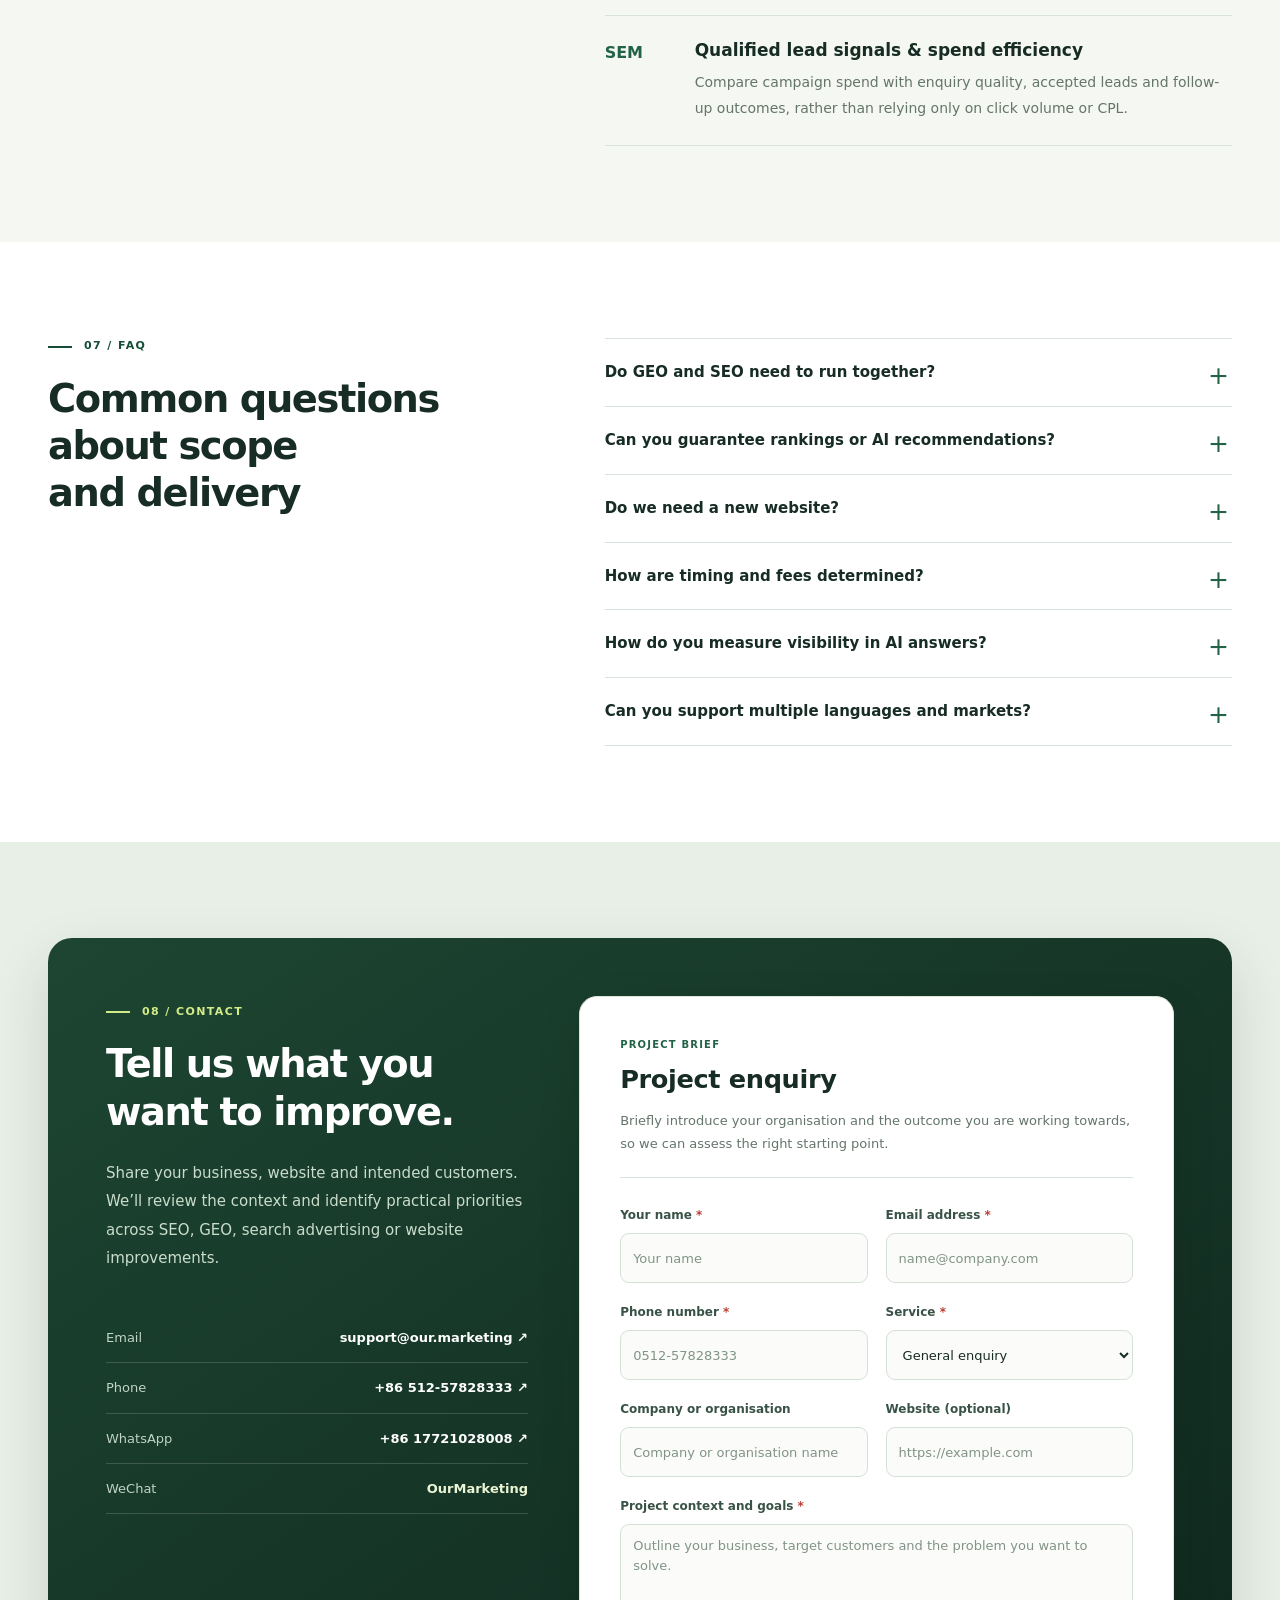
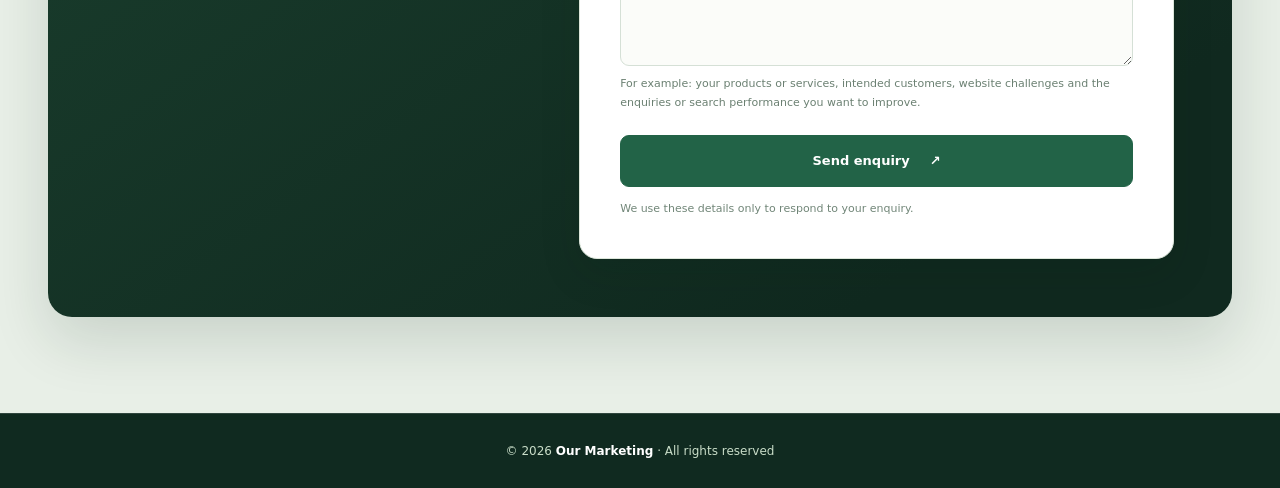
<file: en/index.html>
<!doctype html>
<html lang="en" dir="ltr"><head><meta charset="utf-8"><meta name="viewport" content="width=device-width,initial-scale=1"><meta name="theme-color" content="#163D32"><meta name="color-scheme" content="light">
<title>Our Marketing | SEO, GEO &amp; Search Advertising Services</title><meta name="description" content="SEO, GEO and search advertising services for businesses. Improve technical SEO, discoverability in AI search, trustworthy brand content and qualified enquiry tracking."><meta name="robots" content="index,follow,max-image-preview:large"><link rel="canonical" href="https://our.marketing/en/"><link rel="alternate" hreflang="zh-CN" href="https://our.marketing/"><link rel="alternate" hreflang="en" href="https://our.marketing/en/"><link rel="alternate" hreflang="zh-TW" href="https://our.marketing/zh-tw/"><link rel="alternate" hreflang="es" href="https://our.marketing/es/"><link rel="alternate" hreflang="fr" href="https://our.marketing/fr/"><link rel="alternate" hreflang="de" href="https://our.marketing/de/"><link rel="alternate" hreflang="pt" href="https://our.marketing/pt/"><link rel="alternate" hreflang="it" href="https://our.marketing/it/"><link rel="alternate" hreflang="ja" href="https://our.marketing/ja/"><link rel="alternate" hreflang="ko" href="https://our.marketing/ko/"><link rel="alternate" hreflang="ru" href="https://our.marketing/ru/"><link rel="alternate" hreflang="ar" href="https://our.marketing/ar/"><link rel="alternate" hreflang="x-default" href="https://our.marketing/en/">
<link rel="icon" href="../assets/favicon.svg" type="image/svg+xml"><link rel="preload" href="../assets/site.css" as="style"><link rel="stylesheet" href="../assets/site.css"><meta property="og:type" content="website"><meta property="og:site_name" content="Our Marketing"><meta property="og:title" content="Our Marketing | SEO, GEO &amp; Search Advertising Services"><meta property="og:description" content="SEO, GEO and search advertising services for businesses. Improve technical SEO, discoverability in AI search, trustworthy brand content and qualified enquiry tracking."><meta property="og:url" content="https://our.marketing/en/"><meta property="og:locale" content="en_US"><meta property="og:image" content="https://our.marketing/assets/og-cover.png"><meta property="og:image:type" content="image/png"><meta property="og:image:width" content="1200"><meta property="og:image:height" content="630"><meta property="og:image:alt" content="Our Marketing — SEO, GEO and search advertising services"><meta name="twitter:card" content="summary_large_image"><meta name="twitter:title" content="Our Marketing | SEO, GEO &amp; Search Advertising Services"><meta name="twitter:description" content="SEO, GEO and search advertising services for businesses. Improve technical SEO, discoverability in AI search, trustworthy brand content and qualified enquiry tracking."><meta name="twitter:image" content="https://our.marketing/assets/og-cover.png"><meta name="twitter:image:alt" content="Our Marketing — SEO, GEO and SEM">
<script type="application/ld+json">{"@context": "https://schema.org", "@graph": [{"@type": "Organization", "@id": "https://our.marketing/#organization", "name": "Our Marketing", "url": "https://our.marketing/", "description": "SEO, GEO, search advertising and website optimisation services for businesses.", "email": "support@our.marketing", "telephone": "+86-512-57828333", "logo": {"@type": "ImageObject", "url": "https://our.marketing/assets/og-cover.png", "width": 1200, "height": 630}, "contactPoint": [{"@type": "ContactPoint", "contactType": "sales", "email": "support@our.marketing", "telephone": "+86-512-57828333"}]}, {"@type": "WebSite", "@id": "https://our.marketing/#website", "url": "https://our.marketing/", "name": "Our Marketing", "inLanguage": ["zh-CN", "en", "zh-TW", "es", "fr", "de", "pt", "it", "ja", "ko", "ru", "ar"], "publisher": {"@id": "https://our.marketing/#organization"}}, {"@type": "WebPage", "@id": "https://our.marketing/en/#webpage", "url": "https://our.marketing/en/", "name": "Our Marketing | SEO, GEO & Search Advertising Services", "description": "SEO, GEO and search advertising services for businesses. Improve technical SEO, discoverability in AI search, trustworthy brand content and qualified enquiry tracking.", "inLanguage": "en", "isPartOf": {"@id": "https://our.marketing/#website"}, "about": {"@id": "https://our.marketing/#organization"}, "primaryImageOfPage": {"@type": "ImageObject", "url": "https://our.marketing/assets/og-cover.png", "width": 1200, "height": 630}, "mainEntity": {"@id": "https://our.marketing/en/#services-list"}}, {"@type": "ItemList", "@id": "https://our.marketing/en/#services-list", "name": "Search visibility built around customer decisions.", "inLanguage": "en", "itemListElement": [{"@type": "ListItem", "position": 1, "item": {"@id": "https://our.marketing/en/#service-geo"}}, {"@type": "ListItem", "position": 2, "item": {"@id": "https://our.marketing/en/#service-seo"}}, {"@type": "ListItem", "position": 3, "item": {"@id": "https://our.marketing/en/#service-sem"}}]}, {"@type": "FAQPage", "@id": "https://our.marketing/en/#faq", "url": "https://our.marketing/en/#faq", "inLanguage": "en", "mainEntity": [{"@type": "Question", "name": "Do GEO and SEO need to run together?", "acceptedAnswer": {"@type": "Answer", "text": "Not necessarily. They share website and content foundations but have different objectives. Work can be phased around your current priorities."}}, {"@type": "Question", "name": "Can you guarantee rankings or AI recommendations?", "acceptedAnswer": {"@type": "Answer", "text": "No fixed ranking, citation or AI recommendation is guaranteed. We evaluate work against agreed scope, verifiable deliverables and progress data."}}, {"@type": "Question", "name": "Do we need a new website?", "acceptedAnswer": {"@type": "Answer", "text": "Not always. We first assess access, indexing, structure and enquiry paths. Improve the existing site where possible and discuss rebuilding or migration only when needed."}}, {"@type": "Question", "name": "How are timing and fees determined?", "acceptedAnswer": {"@type": "Answer", "text": "They depend on site size, target markets and workload. Deliverables, responsibilities and reporting are agreed in advance. Media budgets are separate from service fees."}}, {"@type": "Question", "name": "How do you measure visibility in AI answers?", "acceptedAnswer": {"@type": "Answer", "text": "We use a fixed set of relevant questions, selected platforms and observation dates, then review mentions, cited sources and factual accuracy. AI answers can vary and monitoring is directional rather than a guarantee."}}, {"@type": "Question", "name": "Can you support multiple languages and markets?", "acceptedAnswer": {"@type": "Answer", "text": "Yes, scope is planned market by market. We review search intent, local terminology, hreflang, content quality and conversion journeys before deciding which languages to prioritise."}}]}, {"@type": "Service", "@id": "https://our.marketing/en/#service-geo", "name": "Give AI systems clearer, verifiable brand information", "serviceType": "Generative Engine Optimization (GEO)", "description": "Structure facts, services, use cases and source-backed answers so your business is easier to interpret. Track mentions and citations without promising placement.", "url": "https://our.marketing/en/#service-geo", "inLanguage": "en", "provider": {"@id": "https://our.marketing/#organization"}}, {"@type": "Service", "@id": "https://our.marketing/en/#service-seo", "name": "Make the right pages discoverable in organic search", "serviceType": "Search Engine Optimization (SEO)", "description": "Fix crawl and indexing barriers, clarify information architecture and build focused pages for real commercial and research intent.", "url": "https://our.marketing/en/#service-seo", "inLanguage": "en", "provider": {"@id": "https://our.marketing/#organization"}}, {"@type": "Service", "@id": "https://our.marketing/en/#service-sem", "name": "Connect paid search with lead quality", "serviceType": "Search Engine Marketing (SEM)", "description": "Align search terms, intent, ad messaging and landing pages. Optimise against qualified enquiries, not isolated clicks or conversion counts.", "url": "https://our.marketing/en/#service-sem", "inLanguage": "en", "provider": {"@id": "https://our.marketing/#organization"}}]}</script><script defer src="../assets/site.js"></script><noscript><style>nav{display:flex;position:static;flex-wrap:wrap}.navrow{flex-wrap:wrap;padding-block:12px}.menu-button{display:none}.contact-form button[type=submit]{display:none}</style></noscript></head>
<body><a class="skip" href="#main">Skip to content</a><header><div class="wrap navrow"><a class="brand" href="#top" aria-label="Our Marketing" title="Our Marketing"><span class="brand-mark" aria-hidden="true"></span>Our Marketing</a><nav id="main-nav" aria-label="Menu"><a href="#services">Services</a><a href="#solutions">Your challenges</a><a href="#strategy">Our process</a><a href="#faq">FAQ</a><a href="#contact">Contact</a></nav><div class="tools"><details class="language"><summary aria-label="Select language"><svg class="globe" viewBox="0 0 24 24" aria-hidden="true" fill="none" stroke="currentColor" stroke-width="1.8" stroke-linecap="round" stroke-linejoin="round"><path d="M4 5h11M9.5 3v2M5.5 9c1.1 3.7 3.7 6.1 7 8M13.5 8c-.8 4-4.4 7.6-9 9.5"></path><path d="m13 21 4.5-11 4.5 11M14.6 17h5.8"></path></svg><span class="current-name">English</span><span aria-hidden="true">⌄</span></summary><div class="language-panel"><a data-language href="../index.html" lang="zh-CN" hreflang="zh-CN">简体中文</a><a data-language href="../en/index.html" lang="en" hreflang="en" aria-current="page">English</a><a data-language href="../zh-tw/index.html" lang="zh-TW" hreflang="zh-TW">繁體中文</a><a data-language href="../es/index.html" lang="es" hreflang="es">Español</a><a data-language href="../fr/index.html" lang="fr" hreflang="fr">Français</a><a data-language href="../de/index.html" lang="de" hreflang="de">Deutsch</a><a data-language href="../pt/index.html" lang="pt" hreflang="pt">Português</a><a data-language href="../it/index.html" lang="it" hreflang="it">Italiano</a><a data-language href="../ja/index.html" lang="ja" hreflang="ja">日本語</a><a data-language href="../ko/index.html" lang="ko" hreflang="ko">한국어</a><a data-language href="../ru/index.html" lang="ru" hreflang="ru">Русский</a><a data-language href="../ar/index.html" lang="ar" hreflang="ar">العربية</a></div></details><button class="menu-button" type="button" id="menu-toggle" aria-label="Menu" aria-expanded="false" aria-controls="main-nav">☰</button></div></div></header>
<main id="main"><section class="hero" id="top"><div class="wrap"><div class="hero-grid"><div class="hero-copy"><span class="eyebrow" dir="ltr">OUR MARKETING <span aria-hidden="true">/</span> SEARCH &amp; GROWTH</span><h1>Be discovered by the right buyers.<em>Be trusted when they compare.</em></h1><p class="lead">We connect website foundations, organic search, AI discovery and paid search to one commercial purpose: help relevant buyers find accurate information, evaluate your business and make an enquiry.</p><div class="actions"><a class="btn" href="#contact">Discuss your project<span aria-hidden="true">↗</span></a><a class="btn outline" href="#services">Explore services<span aria-hidden="true">↓</span></a></div><p class="micro">Business websites · B2B services · Independent sites</p></div><div class="hero-art"><div class="art-head"><span>Connected search strategy</span><span dir="ltr">01 — 03</span></div><div class="art-graphic" role="img" aria-label="Our Marketing: integrated search strategy"><div class="art-ring" aria-hidden="true"></div><div class="art-ring second" aria-hidden="true"></div><div class="art-ring third" aria-hidden="true"></div><div class="core"><span>Our</span><span>Marketing</span></div><span class="node a">GEO</span><span class="node b">SEO</span><span class="node c">SEM</span></div><div class="art-bottom"><span>Search &amp; AI</span><b aria-hidden="true">→</b><span>Website &amp; content</span><b aria-hidden="true">→</b><span>Enquiries</span></div></div></div><div class="platforms"><span class="channel-caption">Connected search strategy</span><ul class="channel-list"><li><span class="channel-dot" aria-hidden="true"></span>ORGANIC SEARCH</li><li><span class="channel-dot" aria-hidden="true"></span>AI DISCOVERY</li><li><span class="channel-dot" aria-hidden="true"></span>PAID SEARCH</li></ul></div></div></section>
<section id="services" class="section white"><div class="wrap"><div class="section-head"><div class="section-title"><span class="eyebrow">01 / Services</span><h2>Search visibility built around customer decisions.</h2></div><p>We prioritise SEO, GEO and search advertising according to demand, site readiness and lead quality. Each has its own role, supported by shared evidence and conversion data.</p></div><div class="services"><article id="service-geo" class="service featured"><div class="service-top"><span class="service-code" dir="ltr">GEO</span><small>01</small></div><h3>Give AI systems clearer, verifiable brand information</h3><p>Structure facts, services, use cases and source-backed answers so your business is easier to interpret. Track mentions and citations without promising placement.</p><ul><li>Brand entity consistency</li><li>Buyer questions &amp; topic coverage</li><li>Verifiable sources &amp; FAQ</li><li>AI mention &amp; citation checks</li></ul><a href="#contact" data-service="GEO">Discuss this service<span aria-hidden="true">↗</span></a></article><article id="service-seo" class="service "><div class="service-top"><span class="service-code" dir="ltr">SEO</span><small>02</small></div><h3>Make the right pages discoverable in organic search</h3><p>Fix crawl and indexing barriers, clarify information architecture and build focused pages for real commercial and research intent.</p><ul><li>Technical audit &amp; indexation</li><li>Keyword-to-page intent map</li><li>Internal links &amp; structured data</li><li>Organic enquiries &amp; landing pages</li></ul><a href="#contact" data-service="SEO">Discuss this service<span aria-hidden="true">↗</span></a></article><article id="service-sem" class="service "><div class="service-top"><span class="service-code" dir="ltr">SEM</span><small>03</small></div><h3>Connect paid search with lead quality</h3><p>Align search terms, intent, ad messaging and landing pages. Optimise against qualified enquiries, not isolated clicks or conversion counts.</p><ul><li>Campaign and query structure</li><li>Negative keywords</li><li>Landing page relevance</li><li>Conversion &amp; lead-quality feedback</li></ul><a href="#contact" data-service="SEM">Discuss this service<span aria-hidden="true">↗</span></a></article></div></div></section>
<section id="approach" class="section approach-section"><div class="wrap"><div class="section-head"><div class="section-title"><span class="eyebrow">02 / Connected search and buyer journeys</span><h2>Make it easier to discover, evaluate and contact your business.</h2></div><p>Visibility is useful only when the right buyers can understand what you offer, verify important claims and find a clear next step. We connect those moments across search and your website.</p></div><div class="value-grid"><article class="value-card"><span class="value-icon" aria-hidden="true">01</span><h3>Consistent facts, backed by sources</h3><p>Align names, capabilities, scope and proof across owned pages and trusted supporting materials.</p></article><article class="value-card"><span class="value-icon" aria-hidden="true">02</span><h3>Content shaped around buying intent</h3><p>Connect category, solution, comparison and implementation questions to useful pages.</p></article><article class="value-card"><span class="value-icon" aria-hidden="true">03</span><h3>A measurable route to enquiry</h3><p>Review landing-page actions and lead feedback alongside search and AI visibility signals.</p></article></div></div></section>
<section id="framework" class="section framework-section"><div class="wrap"><div class="section-head"><div class="section-title"><span class="eyebrow">03 / A verifiable delivery framework</span><h2>Technical clarity. Useful answers. Credible evidence.</h2></div><p>Every recommendation should lead to an inspectable change: a cleaner page, a better answer, a stronger source or a measurable enquiry path. Ranking and AI citations remain external outcomes, never guarantees.</p></div><div class="framework-grid"><article class="framework-item"><span class="framework-index" dir="ltr">01</span><h3>Technical search foundations</h3><p>Audit crawl and indexing rules, canonicals, locale targeting, structured data, templates and key page experience issues.</p></article><article class="framework-item"><span class="framework-index" dir="ltr">02</span><h3>Search demand and page architecture</h3><p>Map questions and commercial intent to service, product, use-case and comparison pages; strengthen internal navigation.</p></article><article class="framework-item"><span class="framework-index" dir="ltr">03</span><h3>Brand entity and evidence</h3><p>Clarify organisation details, claims, credentials and primary sources so both people and machine systems can cross-check them.</p></article><article class="framework-item"><span class="framework-index" dir="ltr">04</span><h3>Baselines and feedback loops</h3><p>Track representative queries, indexed pages, AI mentions, source accuracy and the progression from visit to qualified enquiry.</p></article></div><div class="delivery-strip"><strong>Documents and decisions you can review</strong><div class="delivery-items"><span>Audit &amp; issue list</span><span>Action plan &amp; content roadmap</span><span>Implementation &amp; acceptance records</span><span>Progress report &amp; recommendations</span></div></div></div></section>
<section id="solutions" class="section"><div class="wrap"><div class="section-head"><div class="section-title"><span class="eyebrow">04 / Your challenges</span><h2>Different challenges. A clear starting point.</h2></div></div><div class="scenario-list"><article class="scenario"><span class="num" dir="ltr">01</span><h3>The site exists, but buyers cannot find the right pages</h3><p>Audit indexability, search intent, internal links and coverage of your product, service and use-case pages before producing more content.</p></article><article class="scenario"><span class="num" dir="ltr">02</span><h3>Search traffic is growing, but AI answers rarely mention the brand</h3><p>Review entity consistency, original sources and question coverage; measure references on a repeatable set of prompts rather than one-off answers.</p></article><article class="scenario"><span class="num" dir="ltr">03</span><h3>Ads generate clicks, but sales does not see better leads</h3><p>Match high-intent queries to dedicated landing pages, review conversion quality and use sales feedback to refine budget allocation.</p></article></div></div></section>
<section id="strategy" class="section dark"><div class="wrap"><div class="section-head"><div class="section-title"><span class="eyebrow">05 / Our process</span><h2>Clear work. Tangible deliverables.</h2></div><p>Agree on scope and a baseline, implement changes and track progress through documented reviews.</p></div><div class="process"><article class="step"><span class="number">01</span><h3>Diagnose</h3><p>Understand your business, customers, markets and website.</p><div class="output"><span>Deliverable</span>Audit &amp; issue list</div></article><article class="step"><span class="number">02</span><h3>Plan</h3><p>Define keywords, content topics and implementation priorities.</p><div class="output"><span>Deliverable</span>Action plan &amp; content roadmap</div></article><article class="step"><span class="number">03</span><h3>Implement</h3><p>Improve technical foundations, content or campaigns and verify changes.</p><div class="output"><span>Deliverable</span>Implementation &amp; acceptance records</div></article><article class="step"><span class="number">04</span><h3>Review</h3><p>Use search performance and lead quality to set the next priorities.</p><div class="output"><span>Deliverable</span>Progress report &amp; recommendations</div></article></div></div></section>
<section id="visibility" class="section"><div class="wrap split"><div><span class="section-num">06 / GEO · SEO · SEM</span><h2>Measure visibility. Validate business value.</h2></div><div><article class="measure-row"><strong dir="ltr">GEO</strong><div><h3>AI answer visibility &amp; source accuracy</h3><p>Monitor a fixed question set, named platforms and dated samples for brand mentions, linked sources and factual correctness. Treat results as directional.</p></div></article><article class="measure-row"><strong dir="ltr">SEO</strong><div><h3>Organic discovery &amp; enquiry contribution</h3><p>Separate brand from non-brand visibility; review key pages, indexed coverage, engaged visits and meaningful enquiry paths.</p></div></article><article class="measure-row"><strong dir="ltr">SEM</strong><div><h3>Qualified lead signals &amp; spend efficiency</h3><p>Compare campaign spend with enquiry quality, accepted leads and follow-up outcomes, rather than relying only on click volume or CPL.</p></div></article></div></div></section>
<section id="faq" class="section white"><div class="wrap split"><div><span class="eyebrow">07 / FAQ</span><h2>Common questions about scope and delivery</h2></div><div class="faq-list"><details><summary>Do GEO and SEO need to run together?</summary><p>Not necessarily. They share website and content foundations but have different objectives. Work can be phased around your current priorities.</p></details><details><summary>Can you guarantee rankings or AI recommendations?</summary><p>No fixed ranking, citation or AI recommendation is guaranteed. We evaluate work against agreed scope, verifiable deliverables and progress data.</p></details><details><summary>Do we need a new website?</summary><p>Not always. We first assess access, indexing, structure and enquiry paths. Improve the existing site where possible and discuss rebuilding or migration only when needed.</p></details><details><summary>How are timing and fees determined?</summary><p>They depend on site size, target markets and workload. Deliverables, responsibilities and reporting are agreed in advance. Media budgets are separate from service fees.</p></details><details><summary>How do you measure visibility in AI answers?</summary><p>We use a fixed set of relevant questions, selected platforms and observation dates, then review mentions, cited sources and factual accuracy. AI answers can vary and monitoring is directional rather than a guarantee.</p></details><details><summary>Can you support multiple languages and markets?</summary><p>Yes, scope is planned market by market. We review search intent, local terminology, hreflang, content quality and conversion journeys before deciding which languages to prioritise.</p></details></div></div></section>
<section id="contact" class="section"><div class="wrap"><div class="contact-panel"><div class="contact-info"><span class="eyebrow">08 / Contact</span><h2>Tell us what you want to improve.</h2><p class="intro">Share your business, website and intended customers. We’ll review the context and identify practical priorities across SEO, GEO, search advertising or website improvements.</p><div class="contact-list"><div class="contact-line"><span>Email</span><a dir="ltr" href="mailto:support@our.marketing">support@our.marketing ↗</a></div><div class="contact-line"><span>Phone</span><a dir="ltr" href="tel:+8651257828333">+86 512-57828333 ↗</a></div><div class="contact-line"><span>WhatsApp</span><a dir="ltr" target="_blank" rel="noopener noreferrer" href="https://wa.me/8617721028008">+86 17721028008 ↗</a></div><div class="contact-line"><span>WeChat</span><strong class="wechat-id" dir="ltr">OurMarketing</strong></div></div></div><form class="contact-form" id="brief-form" novalidate><div class="form-heading"><span class="form-kicker">PROJECT BRIEF</span><h3>Project enquiry</h3><p class="form-intro">Briefly introduce your organisation and the outcome you are working towards, so we can assess the right starting point.</p></div>
<div class="form-grid"><label for="name">Your name <span class="asterisk" aria-label="Required">*</span><input id="name" name="name" required autocomplete="name" maxlength="80" placeholder="Your name"></label><label for="email">Email address <span class="asterisk" aria-label="Required">*</span><input id="email" name="email" type="email" required autocomplete="email" maxlength="120" inputmode="email" dir="ltr" placeholder="name@company.com"></label>
<label for="phone">Phone number <span class="asterisk" aria-label="Required">*</span><input id="phone" name="phone" type="tel" required autocomplete="tel" maxlength="36" inputmode="tel" dir="ltr" placeholder="0512-57828333"></label><label for="service-select">Service <span class="asterisk" aria-label="Required">*</span><select id="service-select" name="service" required><option value="general">General enquiry</option><option value="GEO">GEO · AI search</option><option value="SEO">SEO · Organic search</option><option value="SEM">SEM · Paid search</option><option value="website">Websites &amp; optimisation</option><option value="strategy">Integrated marketing strategy</option></select></label>
<label for="company">Company or organisation<input id="company" name="company" autocomplete="organization" maxlength="120" placeholder="Company or organisation name"></label><label for="website">Website (optional)<input id="website" name="website" dir="ltr" type="url" inputmode="url" autocomplete="url" maxlength="250" placeholder="https://example.com"></label></div>
<label class="message-label" for="message">Project context and goals <span class="asterisk" aria-label="Required">*</span><textarea id="message" name="message" required minlength="5" maxlength="2500" rows="5" aria-describedby="message-hint" placeholder="Outline your business, target customers and the problem you want to solve."></textarea><span id="message-hint" class="field-help">For example: your products or services, intended customers, website challenges and the enquiries or search performance you want to improve.</span></label>
<div class="hp-field" aria-hidden="true"><label for="extra-fax">Fax<input type="text" name="fax" id="extra-fax" tabindex="-1" autocomplete="off"></label></div>
<button class="btn submit-btn" type="submit" disabled><span class="submit-text">Send enquiry</span><span aria-hidden="true">↗</span></button><p class="form-privacy">We use these details only to respond to your enquiry.</p><div class="status" role="status" aria-live="polite" aria-atomic="true" tabindex="-1" id="form-status"></div><noscript><p><a href="mailto:support@our.marketing">support@our.marketing</a></p></noscript></form></div></div></section></main>
<footer class="footer"><div class="wrap"><div class="footer-row"><span>© 2026 <a href="https://our.marketing/" title="Our Marketing" dir="ltr">Our Marketing</a> · All rights reserved</span></div></div></footer><script id="page-config" type="application/json">{"lang": "en", "form": {"email": "Email address", "phone": "Phone number", "company": "Company or organisation", "website": "Website (optional)", "required": "Required", "optional": "Optional", "submit": "Send enquiry", "sending": "Sending…", "success": "Your enquiry was submitted successfully. We’ll respond using the contact details provided.", "failure": "We couldn’t submit your enquiry. Please try again or email support@our.marketing.", "timeout": "The request timed out. Check your connection and try again, or contact us by email.", "invalid": "Please check your name, email, phone number and message.", "phone_invalid": "Enter a valid international phone number (7–20 digits, country code allowed).", "privacy": "We use these details only to respond to your enquiry.", "service_website": "Websites & optimisation", "service_strategy": "Integrated marketing strategy", "service_general": "General enquiry", "company_placeholder": "Company or organisation name", "email_placeholder": "name@company.com", "phone_placeholder": "0512-57828333", "service_geo": "GEO · AI search", "service_seo": "SEO · Organic search", "service_sem": "SEM · Paid search", "intro": "Briefly introduce your organisation and the outcome you are working towards, so we can assess the right starting point.", "message_hint": "For example: your products or services, intended customers, website challenges and the enquiries or search performance you want to improve.", "form_kicker": "PROJECT BRIEF"}}</script></body></html>
</file>
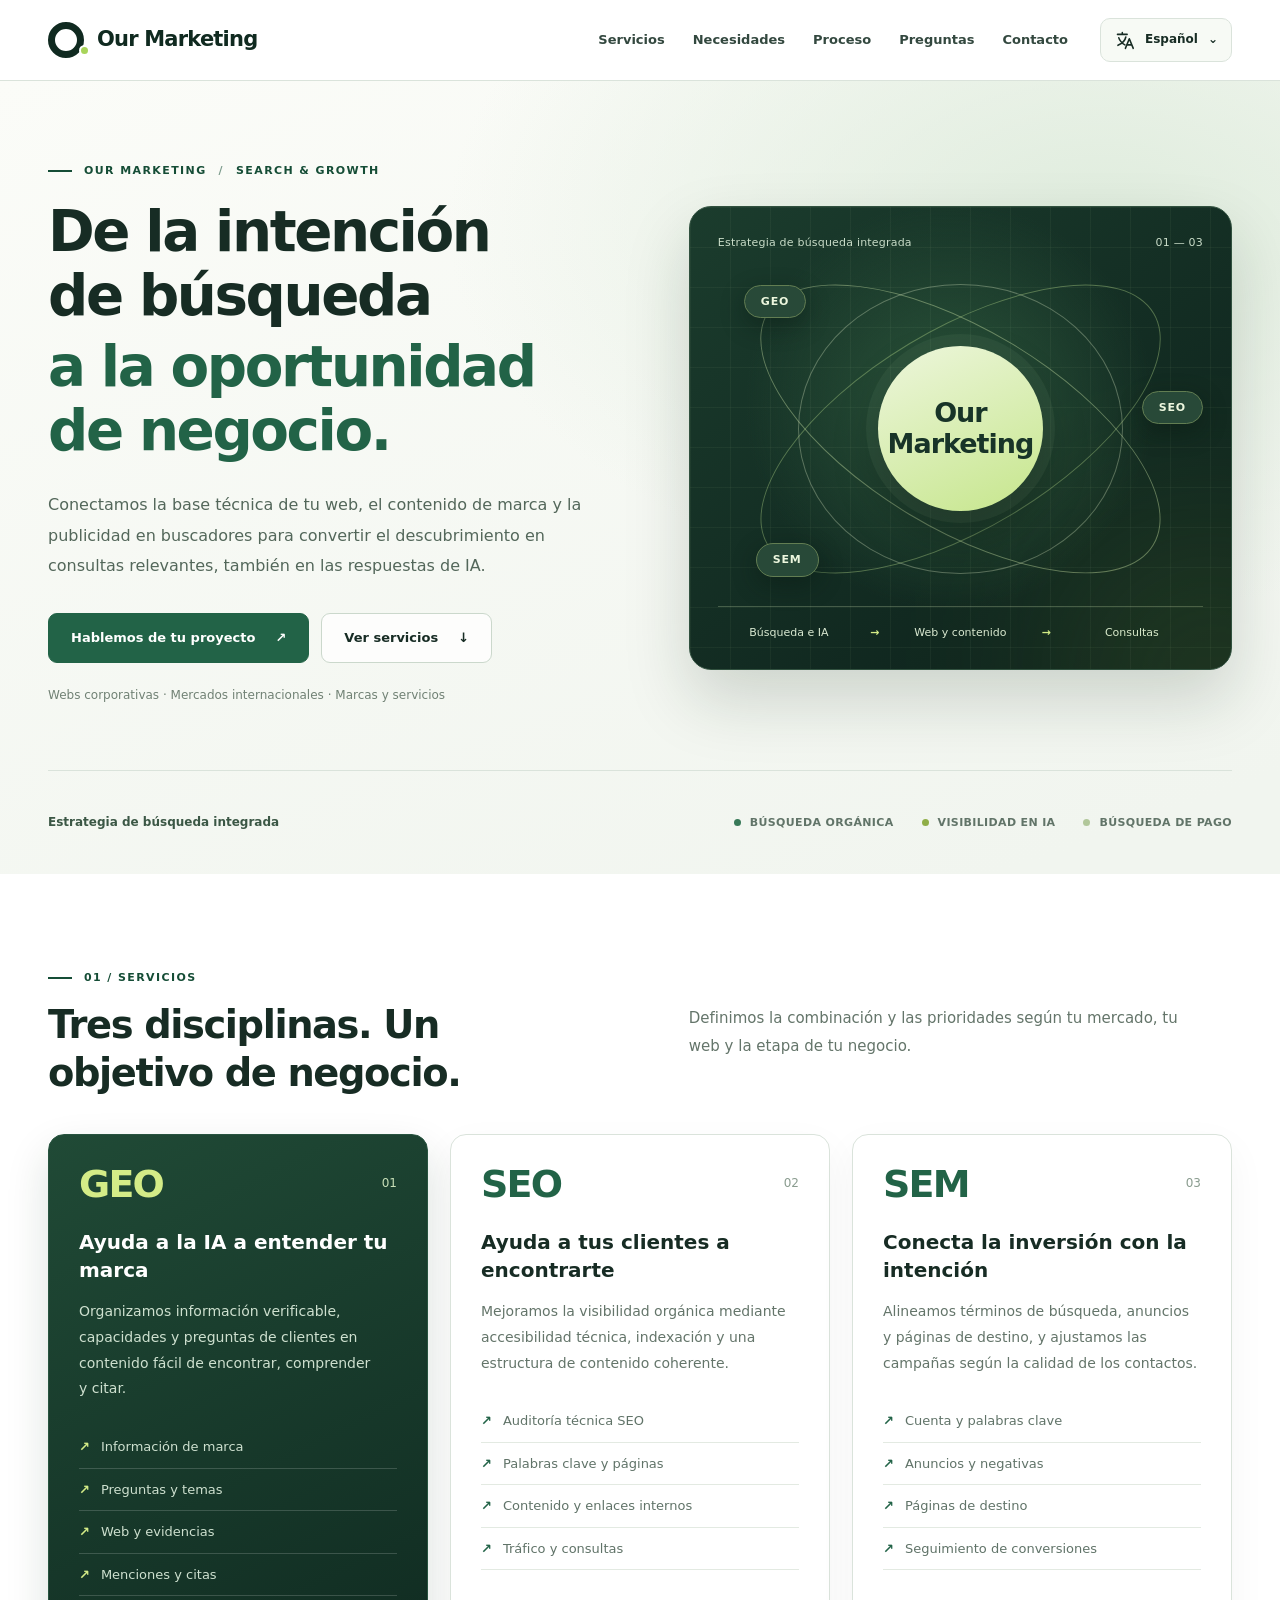
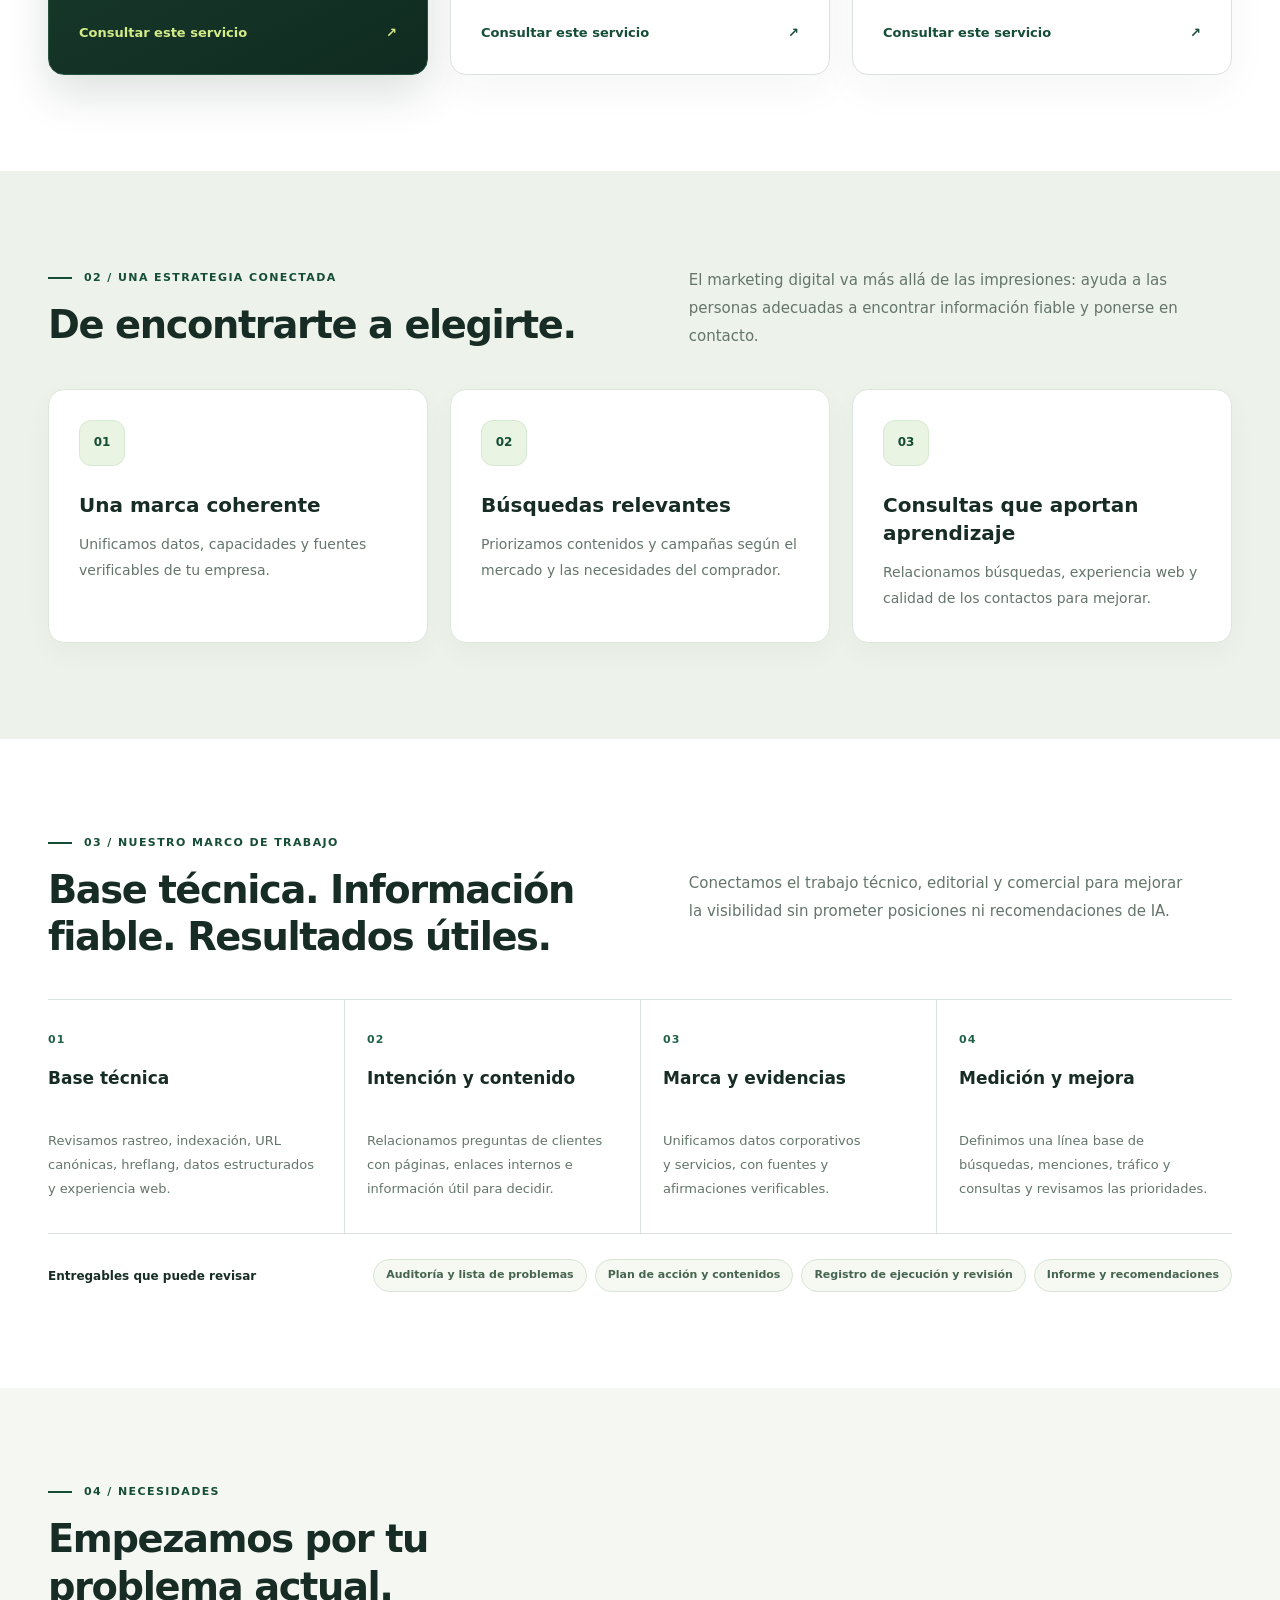
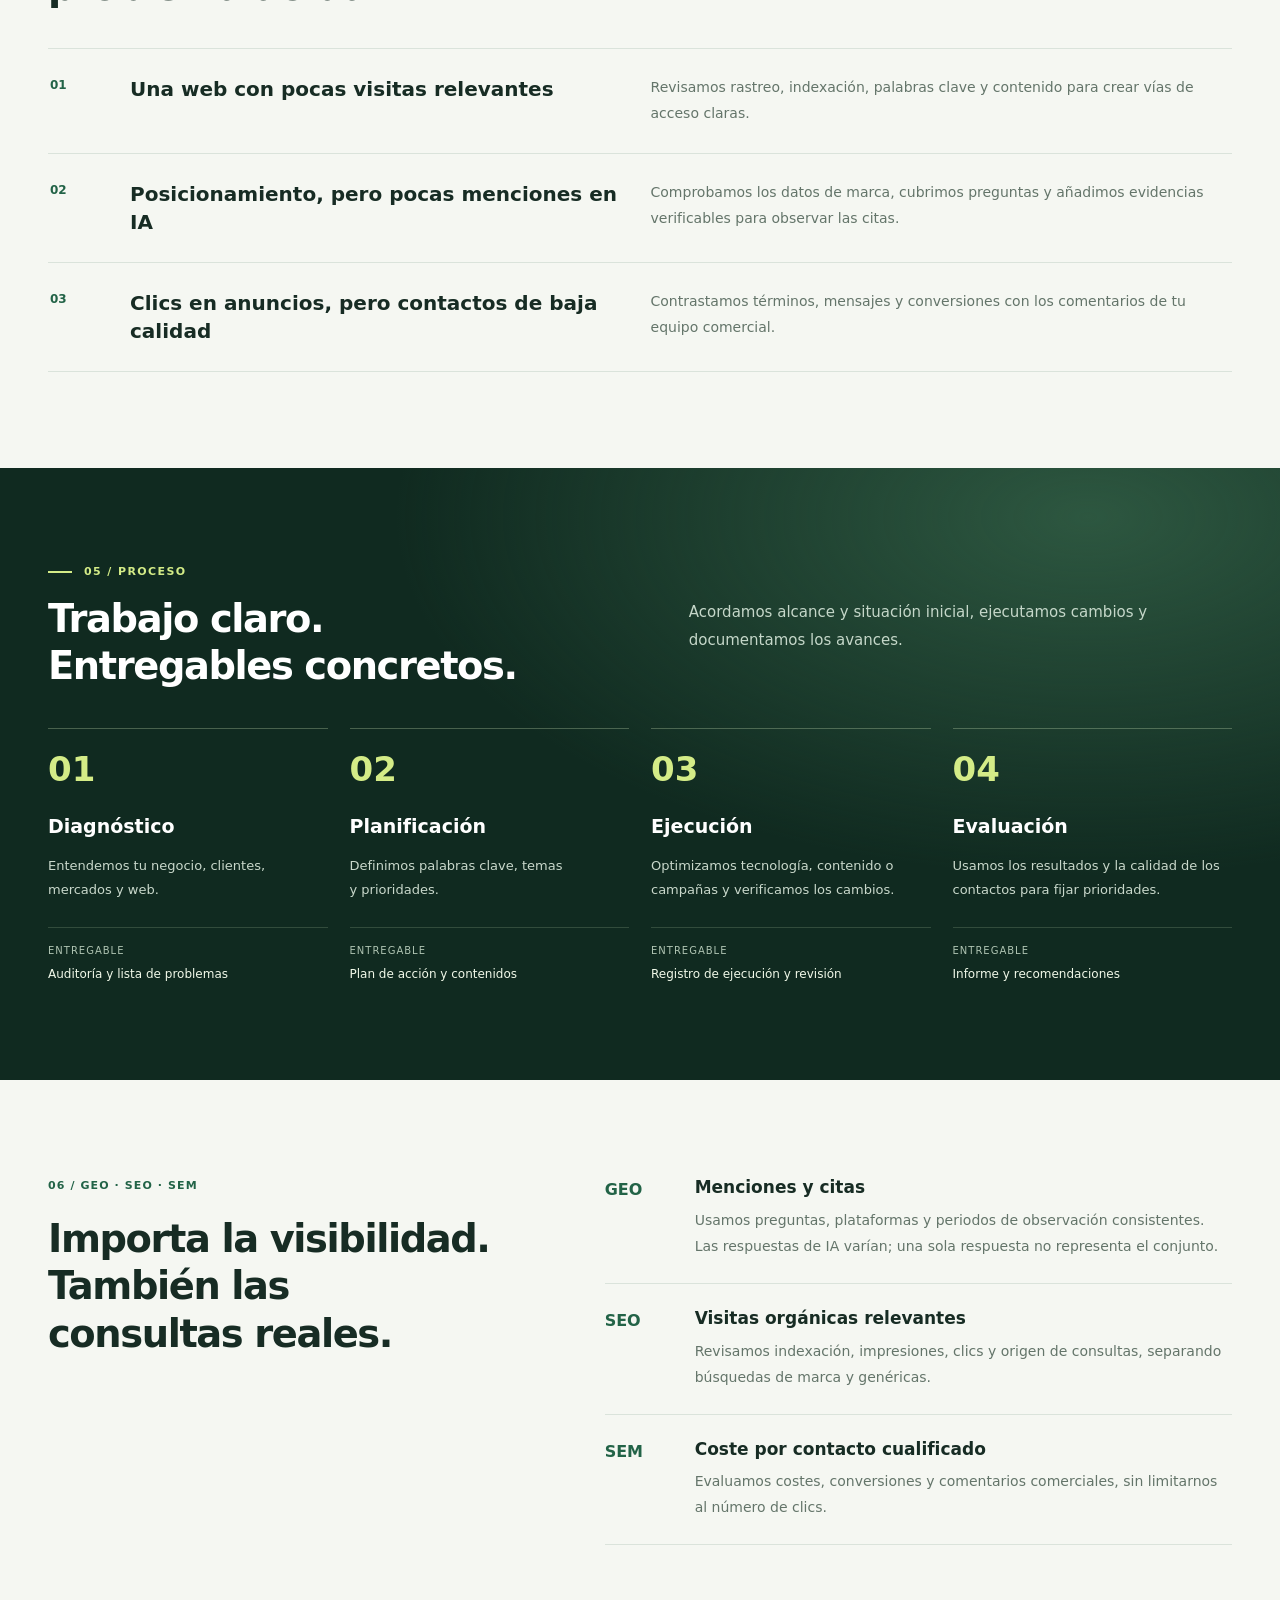
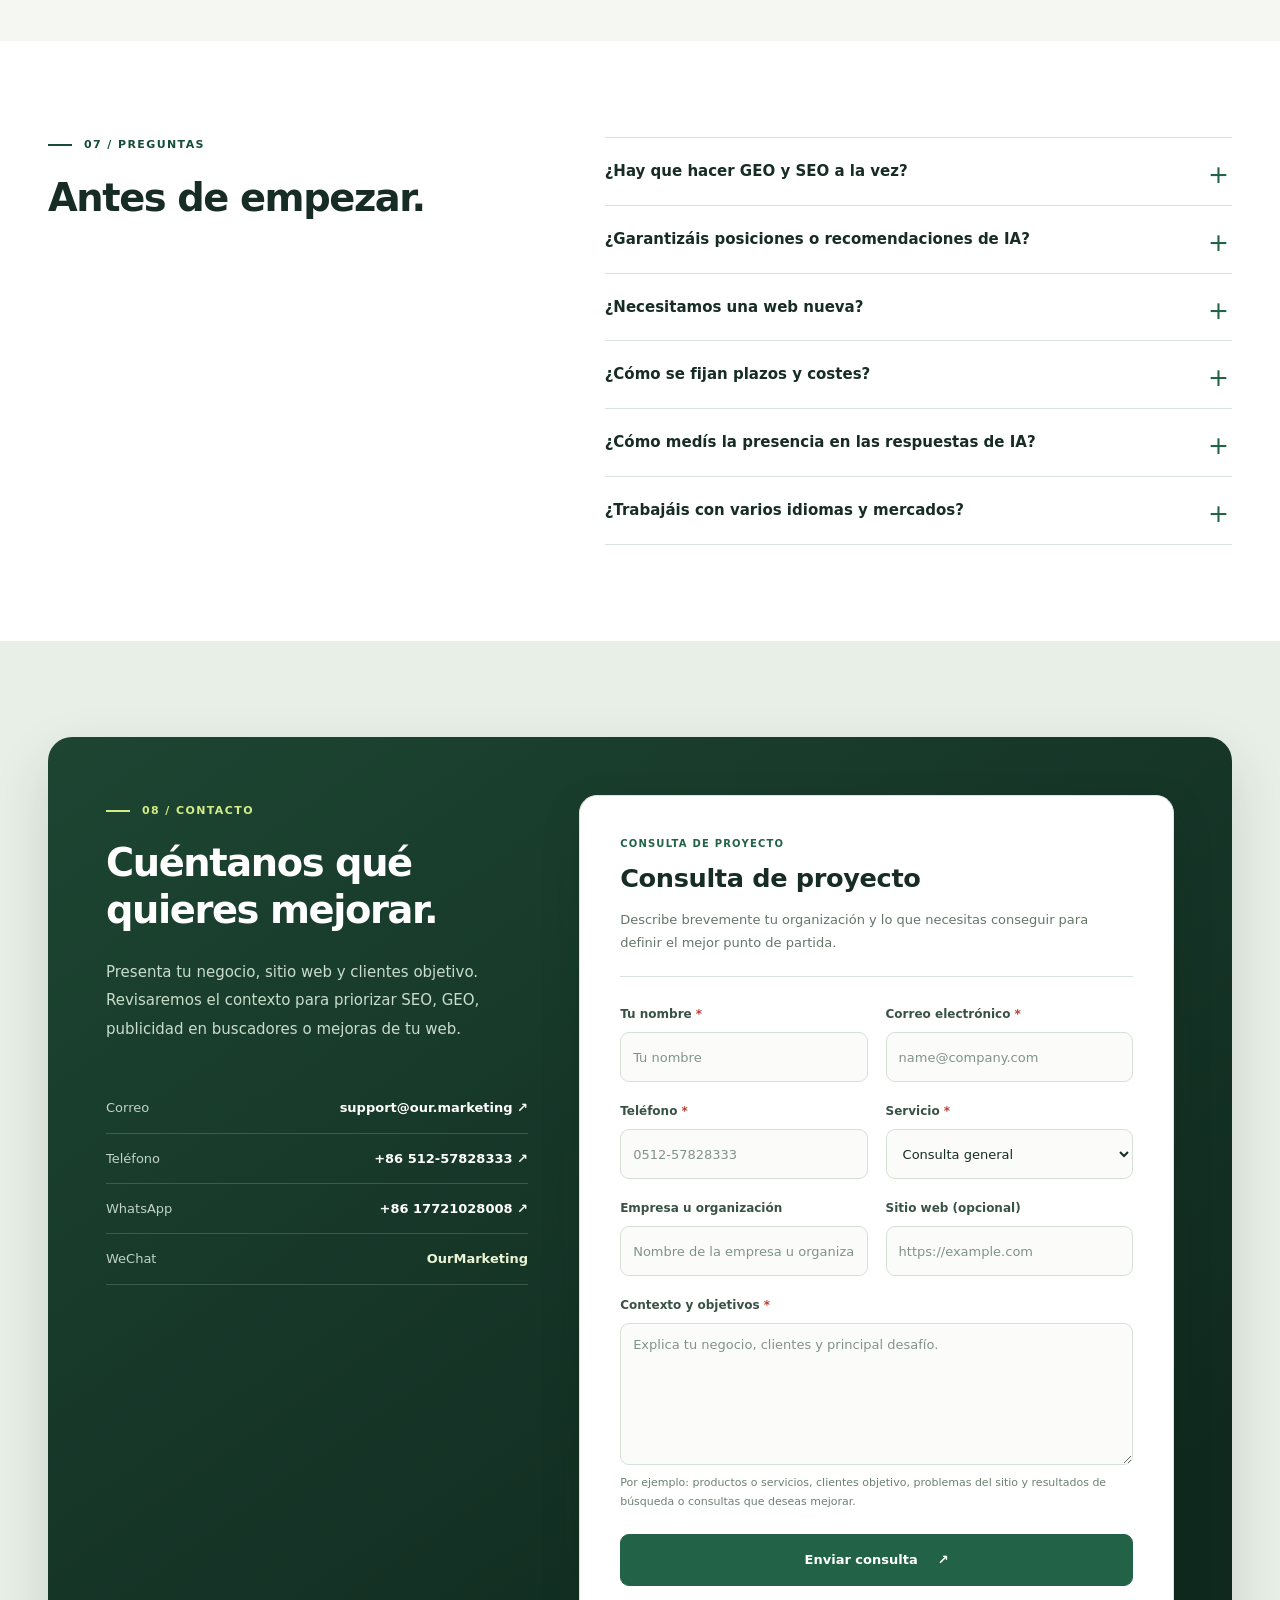
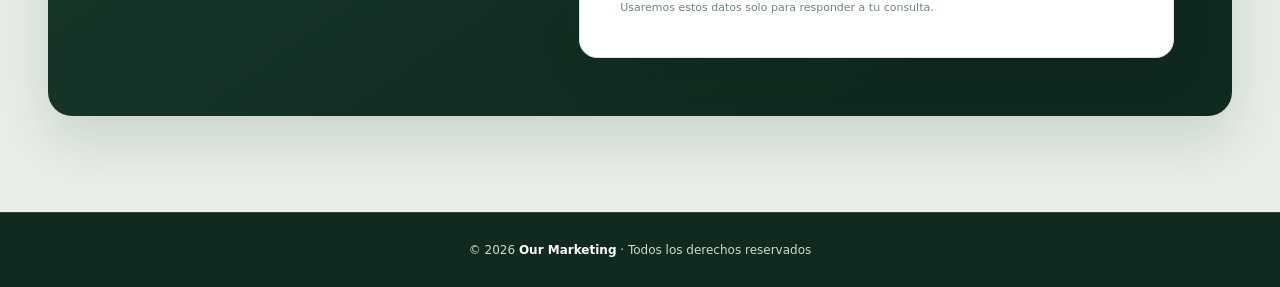
<file: es/index.html>
<!doctype html>
<html lang="es" dir="ltr"><head><meta charset="utf-8"><meta name="viewport" content="width=device-width,initial-scale=1"><meta name="theme-color" content="#163D32"><meta name="color-scheme" content="light">
<title>Our Marketing | Servicios de SEO, GEO y SEM</title><meta name="description" content="Estrategias SEO, GEO y búsqueda de pago: bases técnicas, contenido de marca comprensible para IA, visibilidad internacional y consultas medibles."><meta name="robots" content="index,follow,max-image-preview:large"><link rel="canonical" href="https://our.marketing/es/"><link rel="alternate" hreflang="zh-CN" href="https://our.marketing/"><link rel="alternate" hreflang="en" href="https://our.marketing/en/"><link rel="alternate" hreflang="zh-TW" href="https://our.marketing/zh-tw/"><link rel="alternate" hreflang="es" href="https://our.marketing/es/"><link rel="alternate" hreflang="fr" href="https://our.marketing/fr/"><link rel="alternate" hreflang="de" href="https://our.marketing/de/"><link rel="alternate" hreflang="pt" href="https://our.marketing/pt/"><link rel="alternate" hreflang="it" href="https://our.marketing/it/"><link rel="alternate" hreflang="ja" href="https://our.marketing/ja/"><link rel="alternate" hreflang="ko" href="https://our.marketing/ko/"><link rel="alternate" hreflang="ru" href="https://our.marketing/ru/"><link rel="alternate" hreflang="ar" href="https://our.marketing/ar/"><link rel="alternate" hreflang="x-default" href="https://our.marketing/en/">
<link rel="icon" href="../assets/favicon.svg" type="image/svg+xml"><link rel="preload" href="../assets/site.css" as="style"><link rel="stylesheet" href="../assets/site.css"><meta property="og:type" content="website"><meta property="og:site_name" content="Our Marketing"><meta property="og:title" content="Our Marketing | Servicios de SEO, GEO y SEM"><meta property="og:description" content="Estrategias SEO, GEO y búsqueda de pago: bases técnicas, contenido de marca comprensible para IA, visibilidad internacional y consultas medibles."><meta property="og:url" content="https://our.marketing/es/"><meta property="og:locale" content="es_ES"><meta property="og:image" content="https://our.marketing/assets/og-cover.png"><meta property="og:image:type" content="image/png"><meta property="og:image:width" content="1200"><meta property="og:image:height" content="630"><meta property="og:image:alt" content="Our Marketing — SEO, GEO and search advertising services"><meta name="twitter:card" content="summary_large_image"><meta name="twitter:title" content="Our Marketing | Servicios de SEO, GEO y SEM"><meta name="twitter:description" content="Estrategias SEO, GEO y búsqueda de pago: bases técnicas, contenido de marca comprensible para IA, visibilidad internacional y consultas medibles."><meta name="twitter:image" content="https://our.marketing/assets/og-cover.png"><meta name="twitter:image:alt" content="Our Marketing — SEO, GEO and SEM">
<script type="application/ld+json">{"@context": "https://schema.org", "@graph": [{"@type": "Organization", "@id": "https://our.marketing/#organization", "name": "Our Marketing", "url": "https://our.marketing/", "description": "SEO, GEO, search advertising and website optimisation services for businesses.", "email": "support@our.marketing", "telephone": "+86-512-57828333", "logo": {"@type": "ImageObject", "url": "https://our.marketing/assets/og-cover.png", "width": 1200, "height": 630}, "contactPoint": [{"@type": "ContactPoint", "contactType": "sales", "email": "support@our.marketing", "telephone": "+86-512-57828333"}]}, {"@type": "WebSite", "@id": "https://our.marketing/#website", "url": "https://our.marketing/", "name": "Our Marketing", "inLanguage": ["zh-CN", "en", "zh-TW", "es", "fr", "de", "pt", "it", "ja", "ko", "ru", "ar"], "publisher": {"@id": "https://our.marketing/#organization"}}, {"@type": "WebPage", "@id": "https://our.marketing/es/#webpage", "url": "https://our.marketing/es/", "name": "Our Marketing | Servicios de SEO, GEO y SEM", "description": "Estrategias SEO, GEO y búsqueda de pago: bases técnicas, contenido de marca comprensible para IA, visibilidad internacional y consultas medibles.", "inLanguage": "es", "isPartOf": {"@id": "https://our.marketing/#website"}, "about": {"@id": "https://our.marketing/#organization"}, "primaryImageOfPage": {"@type": "ImageObject", "url": "https://our.marketing/assets/og-cover.png", "width": 1200, "height": 630}, "mainEntity": {"@id": "https://our.marketing/es/#services-list"}}, {"@type": "ItemList", "@id": "https://our.marketing/es/#services-list", "name": "Tres disciplinas. Un objetivo de negocio.", "inLanguage": "es", "itemListElement": [{"@type": "ListItem", "position": 1, "item": {"@id": "https://our.marketing/es/#service-geo"}}, {"@type": "ListItem", "position": 2, "item": {"@id": "https://our.marketing/es/#service-seo"}}, {"@type": "ListItem", "position": 3, "item": {"@id": "https://our.marketing/es/#service-sem"}}]}, {"@type": "FAQPage", "@id": "https://our.marketing/es/#faq", "url": "https://our.marketing/es/#faq", "inLanguage": "es", "mainEntity": [{"@type": "Question", "name": "¿Hay que hacer GEO y SEO a la vez?", "acceptedAnswer": {"@type": "Answer", "text": "No necesariamente. Comparten bases técnicas y contenido, pero tienen objetivos diferentes. Podemos avanzar por fases."}}, {"@type": "Question", "name": "¿Garantizáis posiciones o recomendaciones de IA?", "acceptedAnswer": {"@type": "Answer", "text": "No garantizamos posiciones, citas ni recomendaciones fijas. Evaluamos el trabajo según el alcance, los entregables verificables y los datos."}}, {"@type": "Question", "name": "¿Necesitamos una web nueva?", "acceptedAnswer": {"@type": "Answer", "text": "No siempre. Primero revisamos acceso, indexación, estructura y vías de contacto. Mejoramos la web existente y planteamos una reconstrucción solo si es necesaria."}}, {"@type": "Question", "name": "¿Cómo se fijan plazos y costes?", "acceptedAnswer": {"@type": "Answer", "text": "Dependen del tamaño de la web, los mercados y el trabajo necesario. Acordamos entregables, responsabilidades e informes. La inversión publicitaria se separa de los honorarios."}}, {"@type": "Question", "name": "¿Cómo medís la presencia en las respuestas de IA?", "acceptedAnswer": {"@type": "Answer", "text": "Analizamos preguntas fijas, plataformas y fechas, y registramos menciones, fuentes citadas y precisión. Las respuestas de IA varían."}}, {"@type": "Question", "name": "¿Trabajáis con varios idiomas y mercados?", "acceptedAnswer": {"@type": "Answer", "text": "Sí, por mercado. Evaluamos intención, términos locales, hreflang, contenido y conversión antes de priorizar idiomas."}}]}, {"@type": "Service", "@id": "https://our.marketing/es/#service-geo", "name": "Ayuda a la IA a entender tu marca", "serviceType": "Generative Engine Optimization (GEO)", "description": "Organizamos información verificable, capacidades y preguntas de clientes en contenido fácil de encontrar, comprender y citar.", "url": "https://our.marketing/es/#service-geo", "inLanguage": "es", "provider": {"@id": "https://our.marketing/#organization"}}, {"@type": "Service", "@id": "https://our.marketing/es/#service-seo", "name": "Ayuda a tus clientes a encontrarte", "serviceType": "Search Engine Optimization (SEO)", "description": "Mejoramos la visibilidad orgánica mediante accesibilidad técnica, indexación y una estructura de contenido coherente.", "url": "https://our.marketing/es/#service-seo", "inLanguage": "es", "provider": {"@id": "https://our.marketing/#organization"}}, {"@type": "Service", "@id": "https://our.marketing/es/#service-sem", "name": "Conecta la inversión con la intención", "serviceType": "Search Engine Marketing (SEM)", "description": "Alineamos términos de búsqueda, anuncios y páginas de destino, y ajustamos las campañas según la calidad de los contactos.", "url": "https://our.marketing/es/#service-sem", "inLanguage": "es", "provider": {"@id": "https://our.marketing/#organization"}}]}</script><script defer src="../assets/site.js"></script><noscript><style>nav{display:flex;position:static;flex-wrap:wrap}.navrow{flex-wrap:wrap;padding-block:12px}.menu-button{display:none}.contact-form button[type=submit]{display:none}</style></noscript></head>
<body><a class="skip" href="#main">Saltar al contenido</a><header><div class="wrap navrow"><a class="brand" href="#top" aria-label="Our Marketing" title="Our Marketing"><span class="brand-mark" aria-hidden="true"></span>Our Marketing</a><nav id="main-nav" aria-label="Menú"><a href="#services">Servicios</a><a href="#solutions">Necesidades</a><a href="#strategy">Proceso</a><a href="#faq">Preguntas</a><a href="#contact">Contacto</a></nav><div class="tools"><details class="language"><summary aria-label="Elegir idioma"><svg class="globe" viewBox="0 0 24 24" aria-hidden="true" fill="none" stroke="currentColor" stroke-width="1.8" stroke-linecap="round" stroke-linejoin="round"><path d="M4 5h11M9.5 3v2M5.5 9c1.1 3.7 3.7 6.1 7 8M13.5 8c-.8 4-4.4 7.6-9 9.5"></path><path d="m13 21 4.5-11 4.5 11M14.6 17h5.8"></path></svg><span class="current-name">Español</span><span aria-hidden="true">⌄</span></summary><div class="language-panel"><a data-language href="../index.html" lang="zh-CN" hreflang="zh-CN">简体中文</a><a data-language href="../en/index.html" lang="en" hreflang="en">English</a><a data-language href="../zh-tw/index.html" lang="zh-TW" hreflang="zh-TW">繁體中文</a><a data-language href="../es/index.html" lang="es" hreflang="es" aria-current="page">Español</a><a data-language href="../fr/index.html" lang="fr" hreflang="fr">Français</a><a data-language href="../de/index.html" lang="de" hreflang="de">Deutsch</a><a data-language href="../pt/index.html" lang="pt" hreflang="pt">Português</a><a data-language href="../it/index.html" lang="it" hreflang="it">Italiano</a><a data-language href="../ja/index.html" lang="ja" hreflang="ja">日本語</a><a data-language href="../ko/index.html" lang="ko" hreflang="ko">한국어</a><a data-language href="../ru/index.html" lang="ru" hreflang="ru">Русский</a><a data-language href="../ar/index.html" lang="ar" hreflang="ar">العربية</a></div></details><button class="menu-button" type="button" id="menu-toggle" aria-label="Menú" aria-expanded="false" aria-controls="main-nav">☰</button></div></div></header>
<main id="main"><section class="hero" id="top"><div class="wrap"><div class="hero-grid"><div class="hero-copy"><span class="eyebrow" dir="ltr">OUR MARKETING <span aria-hidden="true">/</span> SEARCH &amp; GROWTH</span><h1>De la intención de búsqueda<em>a la oportunidad de negocio.</em></h1><p class="lead">Conectamos la base técnica de tu web, el contenido de marca y la publicidad en buscadores para convertir el descubrimiento en consultas relevantes, también en las respuestas de IA.</p><div class="actions"><a class="btn" href="#contact">Hablemos de tu proyecto<span aria-hidden="true">↗</span></a><a class="btn outline" href="#services">Ver servicios<span aria-hidden="true">↓</span></a></div><p class="micro">Webs corporativas · Mercados internacionales · Marcas y servicios</p></div><div class="hero-art"><div class="art-head"><span>Estrategia de búsqueda integrada</span><span dir="ltr">01 — 03</span></div><div class="art-graphic" role="img" aria-label="Our Marketing: integrated search strategy"><div class="art-ring" aria-hidden="true"></div><div class="art-ring second" aria-hidden="true"></div><div class="art-ring third" aria-hidden="true"></div><div class="core"><span>Our</span><span>Marketing</span></div><span class="node a">GEO</span><span class="node b">SEO</span><span class="node c">SEM</span></div><div class="art-bottom"><span>Búsqueda e IA</span><b aria-hidden="true">→</b><span>Web y contenido</span><b aria-hidden="true">→</b><span>Consultas</span></div></div></div><div class="platforms"><span class="channel-caption">Estrategia de búsqueda integrada</span><ul class="channel-list"><li><span class="channel-dot" aria-hidden="true"></span>BÚSQUEDA ORGÁNICA</li><li><span class="channel-dot" aria-hidden="true"></span>VISIBILIDAD EN IA</li><li><span class="channel-dot" aria-hidden="true"></span>BÚSQUEDA DE PAGO</li></ul></div></div></section>
<section id="services" class="section white"><div class="wrap"><div class="section-head"><div class="section-title"><span class="eyebrow">01 / Servicios</span><h2>Tres disciplinas. Un objetivo de negocio.</h2></div><p>Definimos la combinación y las prioridades según tu mercado, tu web y la etapa de tu negocio.</p></div><div class="services"><article id="service-geo" class="service featured"><div class="service-top"><span class="service-code" dir="ltr">GEO</span><small>01</small></div><h3>Ayuda a la IA a entender tu marca</h3><p>Organizamos información verificable, capacidades y preguntas de clientes en contenido fácil de encontrar, comprender y citar.</p><ul><li>Información de marca</li><li>Preguntas y temas</li><li>Web y evidencias</li><li>Menciones y citas</li></ul><a href="#contact" data-service="GEO">Consultar este servicio<span aria-hidden="true">↗</span></a></article><article id="service-seo" class="service "><div class="service-top"><span class="service-code" dir="ltr">SEO</span><small>02</small></div><h3>Ayuda a tus clientes a encontrarte</h3><p>Mejoramos la visibilidad orgánica mediante accesibilidad técnica, indexación y una estructura de contenido coherente.</p><ul><li>Auditoría técnica SEO</li><li>Palabras clave y páginas</li><li>Contenido y enlaces internos</li><li>Tráfico y consultas</li></ul><a href="#contact" data-service="SEO">Consultar este servicio<span aria-hidden="true">↗</span></a></article><article id="service-sem" class="service "><div class="service-top"><span class="service-code" dir="ltr">SEM</span><small>03</small></div><h3>Conecta la inversión con la intención</h3><p>Alineamos términos de búsqueda, anuncios y páginas de destino, y ajustamos las campañas según la calidad de los contactos.</p><ul><li>Cuenta y palabras clave</li><li>Anuncios y negativas</li><li>Páginas de destino</li><li>Seguimiento de conversiones</li></ul><a href="#contact" data-service="SEM">Consultar este servicio<span aria-hidden="true">↗</span></a></article></div></div></section>
<section id="approach" class="section approach-section"><div class="wrap"><div class="section-head"><div class="section-title"><span class="eyebrow">02 / Una estrategia conectada</span><h2>De encontrarte a elegirte.</h2></div><p>El marketing digital va más allá de las impresiones: ayuda a las personas adecuadas a encontrar información fiable y ponerse en contacto.</p></div><div class="value-grid"><article class="value-card"><span class="value-icon" aria-hidden="true">01</span><h3>Una marca coherente</h3><p>Unificamos datos, capacidades y fuentes verificables de tu empresa.</p></article><article class="value-card"><span class="value-icon" aria-hidden="true">02</span><h3>Búsquedas relevantes</h3><p>Priorizamos contenidos y campañas según el mercado y las necesidades del comprador.</p></article><article class="value-card"><span class="value-icon" aria-hidden="true">03</span><h3>Consultas que aportan aprendizaje</h3><p>Relacionamos búsquedas, experiencia web y calidad de los contactos para mejorar.</p></article></div></div></section>
<section id="framework" class="section framework-section"><div class="wrap"><div class="section-head"><div class="section-title"><span class="eyebrow">03 / Nuestro marco de trabajo</span><h2>Base técnica. Información fiable. Resultados útiles.</h2></div><p>Conectamos el trabajo técnico, editorial y comercial para mejorar la visibilidad sin prometer posiciones ni recomendaciones de IA.</p></div><div class="framework-grid"><article class="framework-item"><span class="framework-index" dir="ltr">01</span><h3>Base técnica</h3><p>Revisamos rastreo, indexación, URL canónicas, hreflang, datos estructurados y experiencia web.</p></article><article class="framework-item"><span class="framework-index" dir="ltr">02</span><h3>Intención y contenido</h3><p>Relacionamos preguntas de clientes con páginas, enlaces internos e información útil para decidir.</p></article><article class="framework-item"><span class="framework-index" dir="ltr">03</span><h3>Marca y evidencias</h3><p>Unificamos datos corporativos y servicios, con fuentes y afirmaciones verificables.</p></article><article class="framework-item"><span class="framework-index" dir="ltr">04</span><h3>Medición y mejora</h3><p>Definimos una línea base de búsquedas, menciones, tráfico y consultas y revisamos las prioridades.</p></article></div><div class="delivery-strip"><strong>Entregables que puede revisar</strong><div class="delivery-items"><span>Auditoría y lista de problemas</span><span>Plan de acción y contenidos</span><span>Registro de ejecución y revisión</span><span>Informe y recomendaciones</span></div></div></div></section>
<section id="solutions" class="section"><div class="wrap"><div class="section-head"><div class="section-title"><span class="eyebrow">04 / Necesidades</span><h2>Empezamos por tu problema actual.</h2></div></div><div class="scenario-list"><article class="scenario"><span class="num" dir="ltr">01</span><h3>Una web con pocas visitas relevantes</h3><p>Revisamos rastreo, indexación, palabras clave y contenido para crear vías de acceso claras.</p></article><article class="scenario"><span class="num" dir="ltr">02</span><h3>Posicionamiento, pero pocas menciones en IA</h3><p>Comprobamos los datos de marca, cubrimos preguntas y añadimos evidencias verificables para observar las citas.</p></article><article class="scenario"><span class="num" dir="ltr">03</span><h3>Clics en anuncios, pero contactos de baja calidad</h3><p>Contrastamos términos, mensajes y conversiones con los comentarios de tu equipo comercial.</p></article></div></div></section>
<section id="strategy" class="section dark"><div class="wrap"><div class="section-head"><div class="section-title"><span class="eyebrow">05 / Proceso</span><h2>Trabajo claro. Entregables concretos.</h2></div><p>Acordamos alcance y situación inicial, ejecutamos cambios y documentamos los avances.</p></div><div class="process"><article class="step"><span class="number">01</span><h3>Diagnóstico</h3><p>Entendemos tu negocio, clientes, mercados y web.</p><div class="output"><span>Entregable</span>Auditoría y lista de problemas</div></article><article class="step"><span class="number">02</span><h3>Planificación</h3><p>Definimos palabras clave, temas y prioridades.</p><div class="output"><span>Entregable</span>Plan de acción y contenidos</div></article><article class="step"><span class="number">03</span><h3>Ejecución</h3><p>Optimizamos tecnología, contenido o campañas y verificamos los cambios.</p><div class="output"><span>Entregable</span>Registro de ejecución y revisión</div></article><article class="step"><span class="number">04</span><h3>Evaluación</h3><p>Usamos los resultados y la calidad de los contactos para fijar prioridades.</p><div class="output"><span>Entregable</span>Informe y recomendaciones</div></article></div></div></section>
<section id="visibility" class="section"><div class="wrap split"><div><span class="section-num">06 / GEO · SEO · SEM</span><h2>Importa la visibilidad. También las consultas reales.</h2></div><div><article class="measure-row"><strong dir="ltr">GEO</strong><div><h3>Menciones y citas</h3><p>Usamos preguntas, plataformas y periodos de observación consistentes. Las respuestas de IA varían; una sola respuesta no representa el conjunto.</p></div></article><article class="measure-row"><strong dir="ltr">SEO</strong><div><h3>Visitas orgánicas relevantes</h3><p>Revisamos indexación, impresiones, clics y origen de consultas, separando búsquedas de marca y genéricas.</p></div></article><article class="measure-row"><strong dir="ltr">SEM</strong><div><h3>Coste por contacto cualificado</h3><p>Evaluamos costes, conversiones y comentarios comerciales, sin limitarnos al número de clics.</p></div></article></div></div></section>
<section id="faq" class="section white"><div class="wrap split"><div><span class="eyebrow">07 / Preguntas</span><h2>Antes de empezar.</h2></div><div class="faq-list"><details><summary>¿Hay que hacer GEO y SEO a la vez?</summary><p>No necesariamente. Comparten bases técnicas y contenido, pero tienen objetivos diferentes. Podemos avanzar por fases.</p></details><details><summary>¿Garantizáis posiciones o recomendaciones de IA?</summary><p>No garantizamos posiciones, citas ni recomendaciones fijas. Evaluamos el trabajo según el alcance, los entregables verificables y los datos.</p></details><details><summary>¿Necesitamos una web nueva?</summary><p>No siempre. Primero revisamos acceso, indexación, estructura y vías de contacto. Mejoramos la web existente y planteamos una reconstrucción solo si es necesaria.</p></details><details><summary>¿Cómo se fijan plazos y costes?</summary><p>Dependen del tamaño de la web, los mercados y el trabajo necesario. Acordamos entregables, responsabilidades e informes. La inversión publicitaria se separa de los honorarios.</p></details><details><summary>¿Cómo medís la presencia en las respuestas de IA?</summary><p>Analizamos preguntas fijas, plataformas y fechas, y registramos menciones, fuentes citadas y precisión. Las respuestas de IA varían.</p></details><details><summary>¿Trabajáis con varios idiomas y mercados?</summary><p>Sí, por mercado. Evaluamos intención, términos locales, hreflang, contenido y conversión antes de priorizar idiomas.</p></details></div></div></section>
<section id="contact" class="section"><div class="wrap"><div class="contact-panel"><div class="contact-info"><span class="eyebrow">08 / Contacto</span><h2>Cuéntanos qué quieres mejorar.</h2><p class="intro">Presenta tu negocio, sitio web y clientes objetivo. Revisaremos el contexto para priorizar SEO, GEO, publicidad en buscadores o mejoras de tu web.</p><div class="contact-list"><div class="contact-line"><span>Correo</span><a dir="ltr" href="mailto:support@our.marketing">support@our.marketing ↗</a></div><div class="contact-line"><span>Teléfono</span><a dir="ltr" href="tel:+8651257828333">+86 512-57828333 ↗</a></div><div class="contact-line"><span>WhatsApp</span><a dir="ltr" target="_blank" rel="noopener noreferrer" href="https://wa.me/8617721028008">+86 17721028008 ↗</a></div><div class="contact-line"><span>WeChat</span><strong class="wechat-id" dir="ltr">OurMarketing</strong></div></div></div><form class="contact-form" id="brief-form" novalidate><div class="form-heading"><span class="form-kicker">CONSULTA DE PROYECTO</span><h3>Consulta de proyecto</h3><p class="form-intro">Describe brevemente tu organización y lo que necesitas conseguir para definir el mejor punto de partida.</p></div>
<div class="form-grid"><label for="name">Tu nombre <span class="asterisk" aria-label="Obligatorio">*</span><input id="name" name="name" required autocomplete="name" maxlength="80" placeholder="Tu nombre"></label><label for="email">Correo electrónico <span class="asterisk" aria-label="Obligatorio">*</span><input id="email" name="email" type="email" required autocomplete="email" maxlength="120" inputmode="email" dir="ltr" placeholder="name@company.com"></label>
<label for="phone">Teléfono <span class="asterisk" aria-label="Obligatorio">*</span><input id="phone" name="phone" type="tel" required autocomplete="tel" maxlength="36" inputmode="tel" dir="ltr" placeholder="0512-57828333"></label><label for="service-select">Servicio <span class="asterisk" aria-label="Obligatorio">*</span><select id="service-select" name="service" required><option value="general">Consulta general</option><option value="GEO">GEO · Búsqueda con IA</option><option value="SEO">SEO · Búsqueda orgánica</option><option value="SEM">SEM · Anuncios de búsqueda</option><option value="website">Desarrollo y optimización web</option><option value="strategy">Estrategia de marketing integrada</option></select></label>
<label for="company">Empresa u organización<input id="company" name="company" autocomplete="organization" maxlength="120" placeholder="Nombre de la empresa u organización"></label><label for="website">Sitio web (opcional)<input id="website" name="website" dir="ltr" type="url" inputmode="url" autocomplete="url" maxlength="250" placeholder="https://example.com"></label></div>
<label class="message-label" for="message">Contexto y objetivos <span class="asterisk" aria-label="Obligatorio">*</span><textarea id="message" name="message" required minlength="5" maxlength="2500" rows="5" aria-describedby="message-hint" placeholder="Explica tu negocio, clientes y principal desafío."></textarea><span id="message-hint" class="field-help">Por ejemplo: productos o servicios, clientes objetivo, problemas del sitio y resultados de búsqueda o consultas que deseas mejorar.</span></label>
<div class="hp-field" aria-hidden="true"><label for="extra-fax">Fax<input type="text" name="fax" id="extra-fax" tabindex="-1" autocomplete="off"></label></div>
<button class="btn submit-btn" type="submit" disabled><span class="submit-text">Enviar consulta</span><span aria-hidden="true">↗</span></button><p class="form-privacy">Usaremos estos datos solo para responder a tu consulta.</p><div class="status" role="status" aria-live="polite" aria-atomic="true" tabindex="-1" id="form-status"></div><noscript><p><a href="mailto:support@our.marketing">support@our.marketing</a></p></noscript></form></div></div></section></main>
<footer class="footer"><div class="wrap"><div class="footer-row"><span>© 2026 <a href="https://our.marketing/" title="Our Marketing" dir="ltr">Our Marketing</a> · Todos los derechos reservados</span></div></div></footer><script id="page-config" type="application/json">{"lang": "es", "form": {"email": "Correo electrónico", "phone": "Teléfono", "company": "Empresa u organización", "website": "Sitio web (opcional)", "required": "Obligatorio", "optional": "Opcional", "submit": "Enviar consulta", "sending": "Enviando…", "success": "Consulta enviada correctamente. Responderemos por los medios indicados.", "failure": "No se ha podido enviar. Inténtalo de nuevo o escribe a support@our.marketing.", "timeout": "Tiempo de espera agotado. Comprueba tu conexión y vuelve a intentarlo.", "invalid": "Revisa el nombre, el correo, el teléfono y el mensaje.", "phone_invalid": "Introduce un teléfono internacional válido (7–20 dígitos).", "privacy": "Usaremos estos datos solo para responder a tu consulta.", "service_website": "Desarrollo y optimización web", "service_strategy": "Estrategia de marketing integrada", "service_general": "Consulta general", "company_placeholder": "Nombre de la empresa u organización", "email_placeholder": "name@company.com", "phone_placeholder": "0512-57828333", "service_geo": "GEO · Búsqueda con IA", "service_seo": "SEO · Búsqueda orgánica", "service_sem": "SEM · Anuncios de búsqueda", "intro": "Describe brevemente tu organización y lo que necesitas conseguir para definir el mejor punto de partida.", "message_hint": "Por ejemplo: productos o servicios, clientes objetivo, problemas del sitio y resultados de búsqueda o consultas que deseas mejorar.", "form_kicker": "CONSULTA DE PROYECTO"}}</script></body></html>
</file>
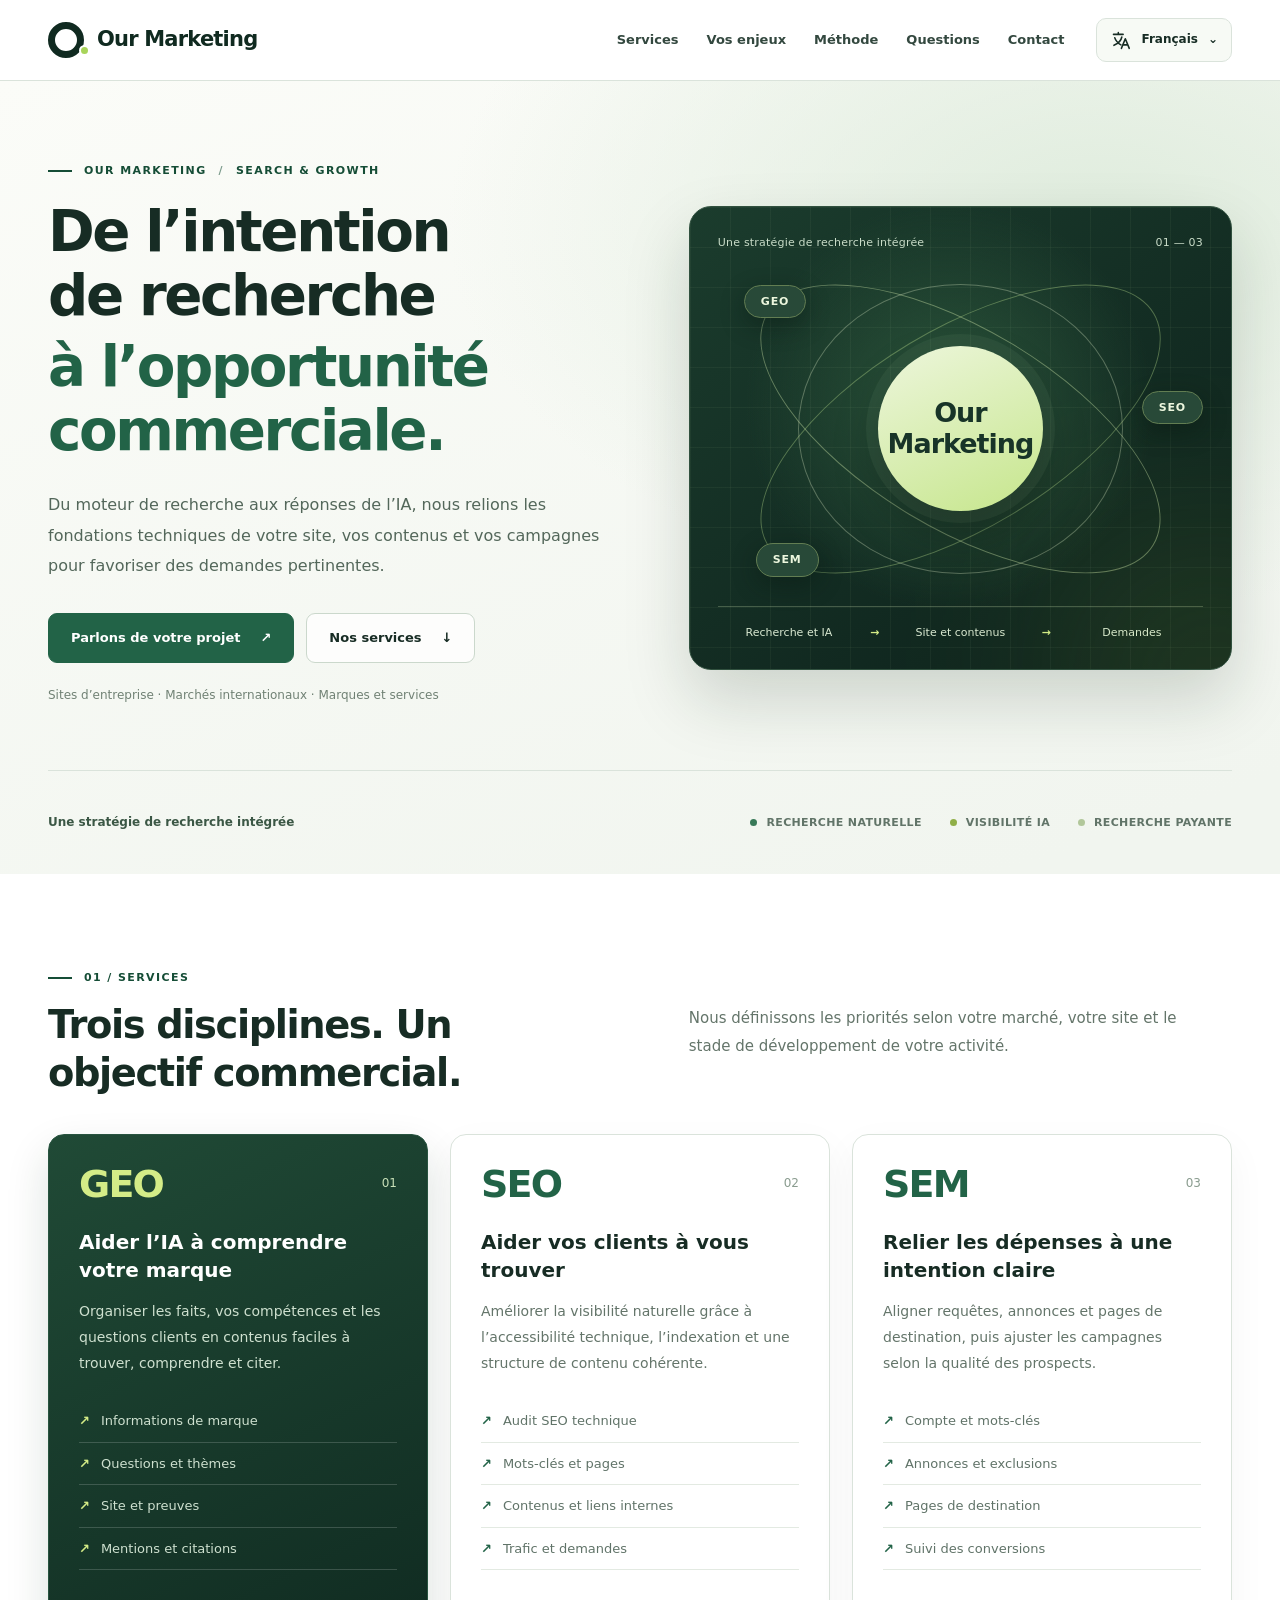
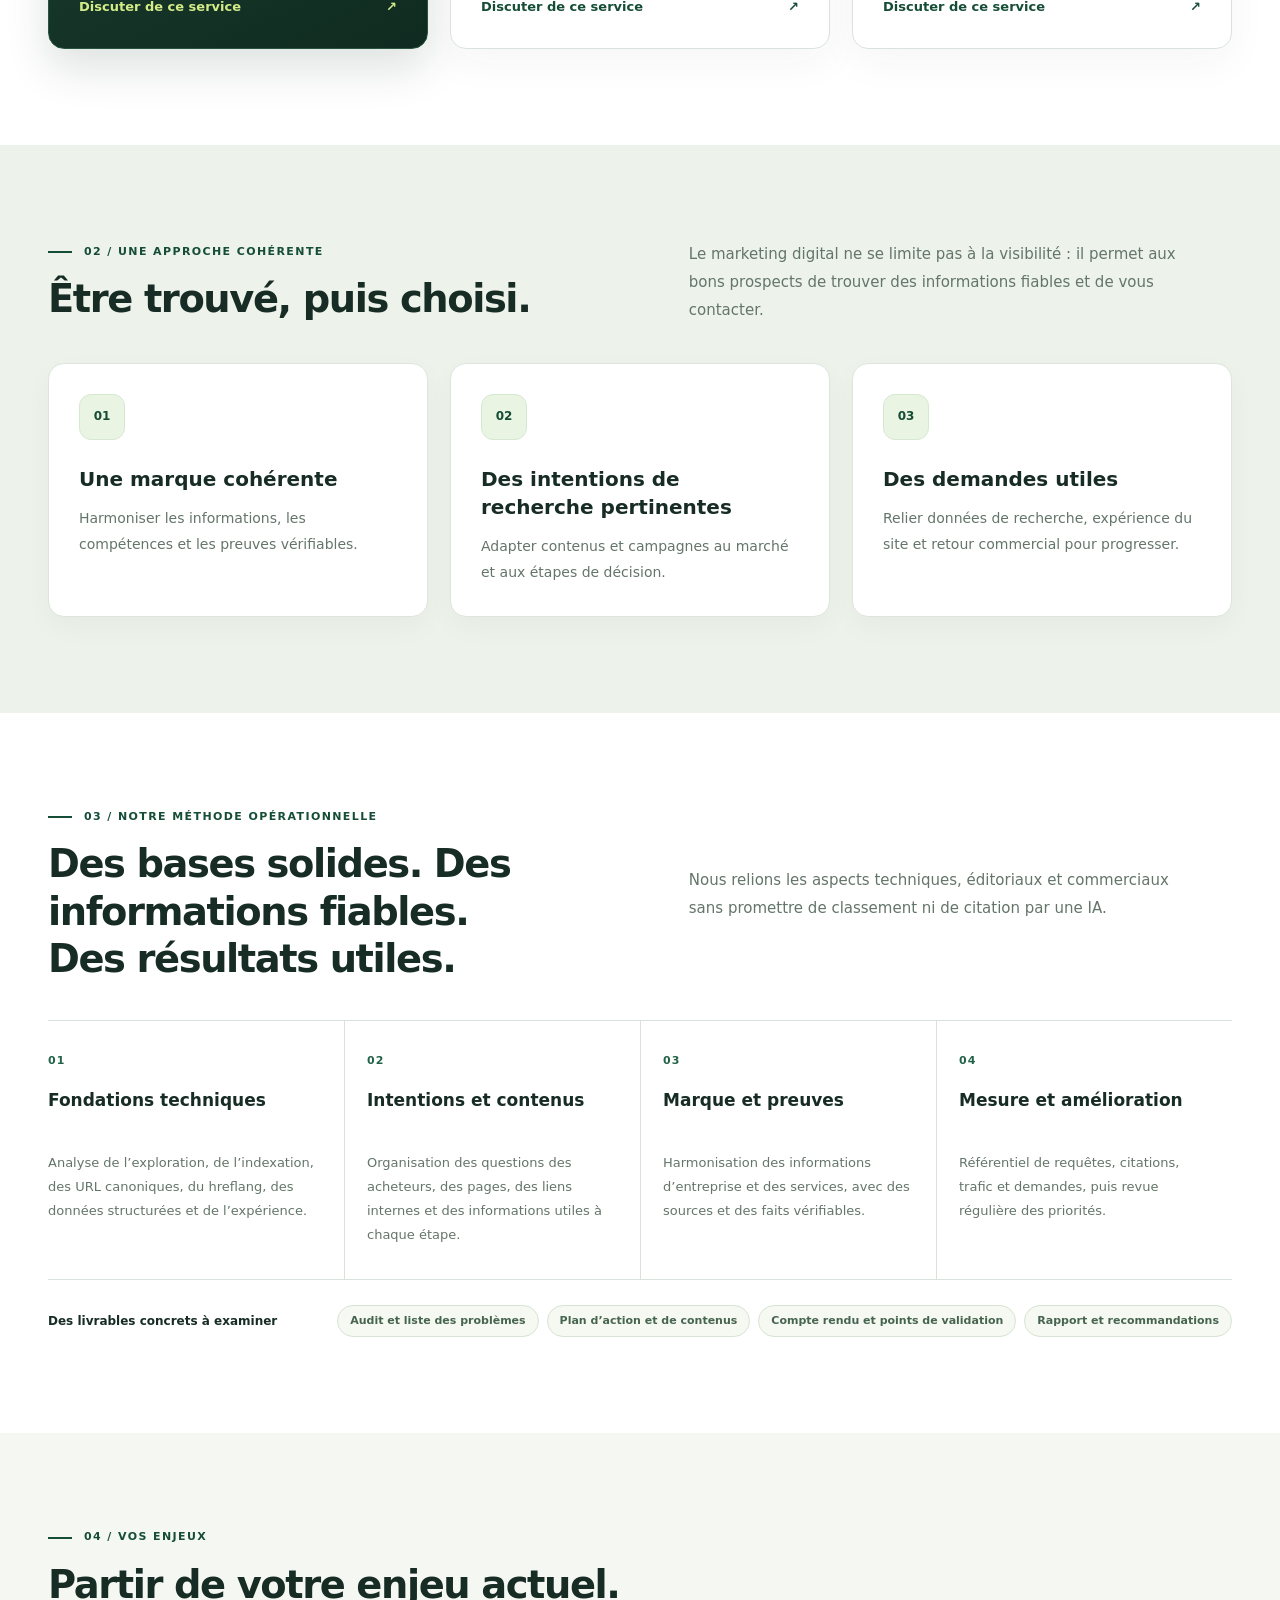
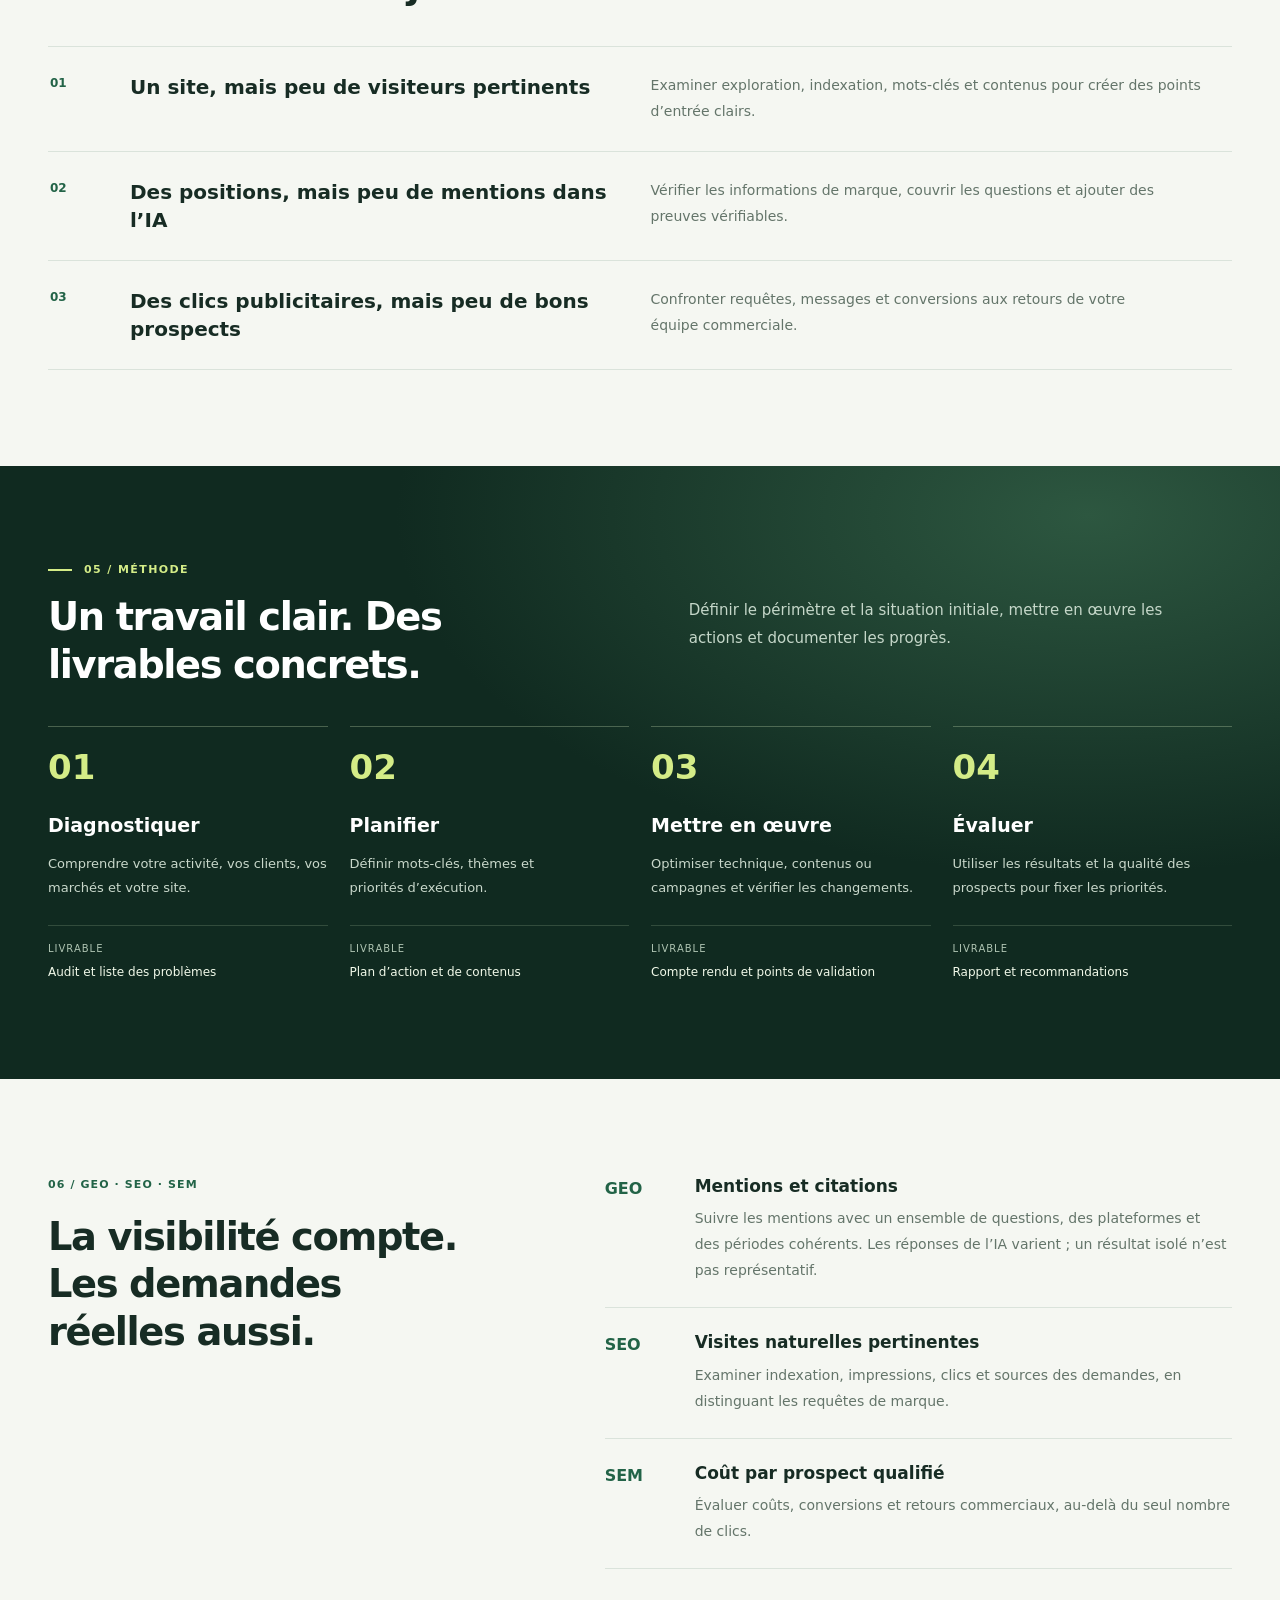
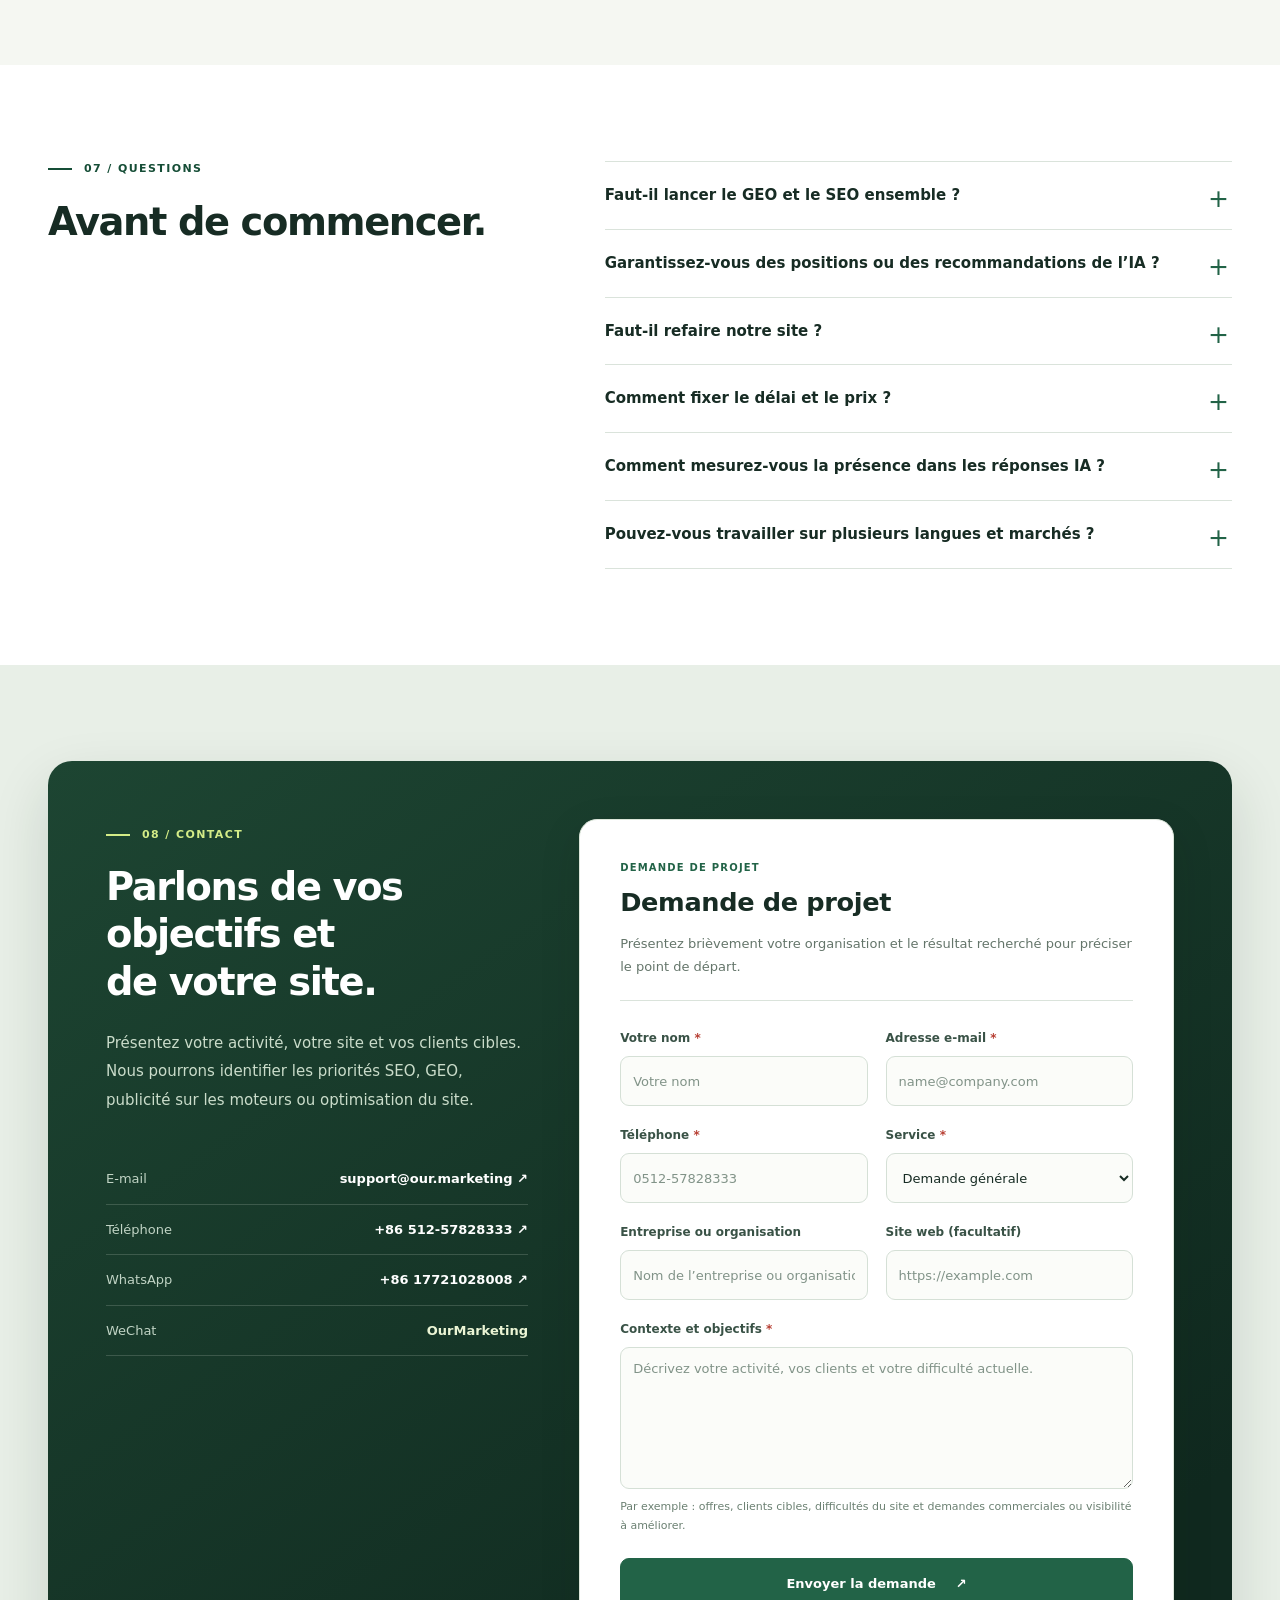
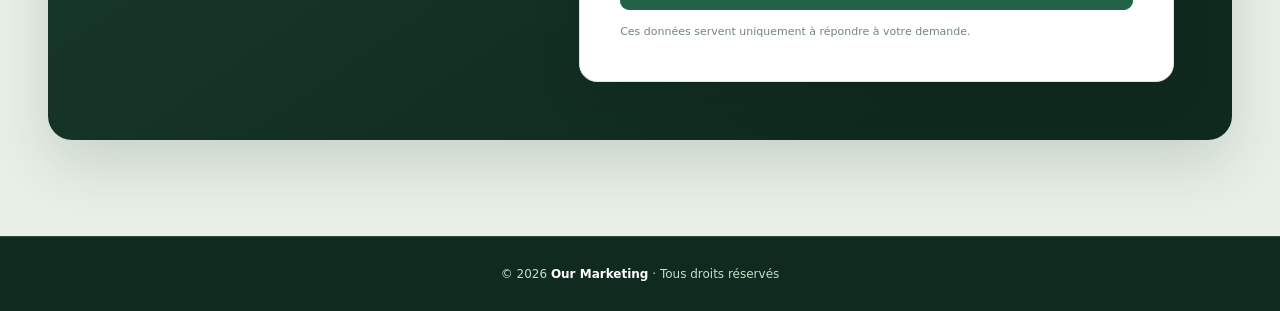
<file: fr/index.html>
<!doctype html>
<html lang="fr" dir="ltr"><head><meta charset="utf-8"><meta name="viewport" content="width=device-width,initial-scale=1"><meta name="theme-color" content="#163D32"><meta name="color-scheme" content="light">
<title>Our Marketing | Services SEO, GEO et SEM</title><meta name="description" content="Stratégies SEO, GEO et référencement payant : bases techniques, contenus de marque lisibles par les IA, visibilité internationale et demandes qualifiées."><meta name="robots" content="index,follow,max-image-preview:large"><link rel="canonical" href="https://our.marketing/fr/"><link rel="alternate" hreflang="zh-CN" href="https://our.marketing/"><link rel="alternate" hreflang="en" href="https://our.marketing/en/"><link rel="alternate" hreflang="zh-TW" href="https://our.marketing/zh-tw/"><link rel="alternate" hreflang="es" href="https://our.marketing/es/"><link rel="alternate" hreflang="fr" href="https://our.marketing/fr/"><link rel="alternate" hreflang="de" href="https://our.marketing/de/"><link rel="alternate" hreflang="pt" href="https://our.marketing/pt/"><link rel="alternate" hreflang="it" href="https://our.marketing/it/"><link rel="alternate" hreflang="ja" href="https://our.marketing/ja/"><link rel="alternate" hreflang="ko" href="https://our.marketing/ko/"><link rel="alternate" hreflang="ru" href="https://our.marketing/ru/"><link rel="alternate" hreflang="ar" href="https://our.marketing/ar/"><link rel="alternate" hreflang="x-default" href="https://our.marketing/en/">
<link rel="icon" href="../assets/favicon.svg" type="image/svg+xml"><link rel="preload" href="../assets/site.css" as="style"><link rel="stylesheet" href="../assets/site.css"><meta property="og:type" content="website"><meta property="og:site_name" content="Our Marketing"><meta property="og:title" content="Our Marketing | Services SEO, GEO et SEM"><meta property="og:description" content="Stratégies SEO, GEO et référencement payant : bases techniques, contenus de marque lisibles par les IA, visibilité internationale et demandes qualifiées."><meta property="og:url" content="https://our.marketing/fr/"><meta property="og:locale" content="fr_FR"><meta property="og:image" content="https://our.marketing/assets/og-cover.png"><meta property="og:image:type" content="image/png"><meta property="og:image:width" content="1200"><meta property="og:image:height" content="630"><meta property="og:image:alt" content="Our Marketing — SEO, GEO and search advertising services"><meta name="twitter:card" content="summary_large_image"><meta name="twitter:title" content="Our Marketing | Services SEO, GEO et SEM"><meta name="twitter:description" content="Stratégies SEO, GEO et référencement payant : bases techniques, contenus de marque lisibles par les IA, visibilité internationale et demandes qualifiées."><meta name="twitter:image" content="https://our.marketing/assets/og-cover.png"><meta name="twitter:image:alt" content="Our Marketing — SEO, GEO and SEM">
<script type="application/ld+json">{"@context": "https://schema.org", "@graph": [{"@type": "Organization", "@id": "https://our.marketing/#organization", "name": "Our Marketing", "url": "https://our.marketing/", "description": "SEO, GEO, search advertising and website optimisation services for businesses.", "email": "support@our.marketing", "telephone": "+86-512-57828333", "logo": {"@type": "ImageObject", "url": "https://our.marketing/assets/og-cover.png", "width": 1200, "height": 630}, "contactPoint": [{"@type": "ContactPoint", "contactType": "sales", "email": "support@our.marketing", "telephone": "+86-512-57828333"}]}, {"@type": "WebSite", "@id": "https://our.marketing/#website", "url": "https://our.marketing/", "name": "Our Marketing", "inLanguage": ["zh-CN", "en", "zh-TW", "es", "fr", "de", "pt", "it", "ja", "ko", "ru", "ar"], "publisher": {"@id": "https://our.marketing/#organization"}}, {"@type": "WebPage", "@id": "https://our.marketing/fr/#webpage", "url": "https://our.marketing/fr/", "name": "Our Marketing | Services SEO, GEO et SEM", "description": "Stratégies SEO, GEO et référencement payant : bases techniques, contenus de marque lisibles par les IA, visibilité internationale et demandes qualifiées.", "inLanguage": "fr", "isPartOf": {"@id": "https://our.marketing/#website"}, "about": {"@id": "https://our.marketing/#organization"}, "primaryImageOfPage": {"@type": "ImageObject", "url": "https://our.marketing/assets/og-cover.png", "width": 1200, "height": 630}, "mainEntity": {"@id": "https://our.marketing/fr/#services-list"}}, {"@type": "ItemList", "@id": "https://our.marketing/fr/#services-list", "name": "Trois disciplines. Un objectif commercial.", "inLanguage": "fr", "itemListElement": [{"@type": "ListItem", "position": 1, "item": {"@id": "https://our.marketing/fr/#service-geo"}}, {"@type": "ListItem", "position": 2, "item": {"@id": "https://our.marketing/fr/#service-seo"}}, {"@type": "ListItem", "position": 3, "item": {"@id": "https://our.marketing/fr/#service-sem"}}]}, {"@type": "FAQPage", "@id": "https://our.marketing/fr/#faq", "url": "https://our.marketing/fr/#faq", "inLanguage": "fr", "mainEntity": [{"@type": "Question", "name": "Faut-il lancer le GEO et le SEO ensemble ?", "acceptedAnswer": {"@type": "Answer", "text": "Pas nécessairement. Ils partagent des fondations techniques et éditoriales, mais leurs objectifs diffèrent. Le travail peut être progressif."}}, {"@type": "Question", "name": "Garantissez-vous des positions ou des recommandations de l’IA ?", "acceptedAnswer": {"@type": "Answer", "text": "Aucune position, citation ou recommandation fixe n’est garantie. L’évaluation repose sur le périmètre convenu, les livrables vérifiables et les données."}}, {"@type": "Question", "name": "Faut-il refaire notre site ?", "acceptedAnswer": {"@type": "Answer", "text": "Pas toujours. Nous évaluons d’abord l’accès, l’indexation, la structure et les parcours de contact. Une refonte n’est envisagée que si elle est nécessaire."}}, {"@type": "Question", "name": "Comment fixer le délai et le prix ?", "acceptedAnswer": {"@type": "Answer", "text": "Ils dépendent de la taille du site, des marchés et du travail à réaliser. Livrables, responsabilités et rapports sont définis au départ. Le budget média est distinct des honoraires."}}, {"@type": "Question", "name": "Comment mesurez-vous la présence dans les réponses IA ?", "acceptedAnswer": {"@type": "Answer", "text": "Nous suivons un ensemble constant de questions, de plateformes et de dates : mentions, sources citées et exactitude. Les réponses peuvent varier."}}, {"@type": "Question", "name": "Pouvez-vous travailler sur plusieurs langues et marchés ?", "acceptedAnswer": {"@type": "Answer", "text": "Oui. Nous étudions l’intention locale, la terminologie, le hreflang, les contenus et les parcours de contact marché par marché."}}]}, {"@type": "Service", "@id": "https://our.marketing/fr/#service-geo", "name": "Aider l’IA à comprendre votre marque", "serviceType": "Generative Engine Optimization (GEO)", "description": "Organiser les faits, vos compétences et les questions clients en contenus faciles à trouver, comprendre et citer.", "url": "https://our.marketing/fr/#service-geo", "inLanguage": "fr", "provider": {"@id": "https://our.marketing/#organization"}}, {"@type": "Service", "@id": "https://our.marketing/fr/#service-seo", "name": "Aider vos clients à vous trouver", "serviceType": "Search Engine Optimization (SEO)", "description": "Améliorer la visibilité naturelle grâce à l’accessibilité technique, l’indexation et une structure de contenu cohérente.", "url": "https://our.marketing/fr/#service-seo", "inLanguage": "fr", "provider": {"@id": "https://our.marketing/#organization"}}, {"@type": "Service", "@id": "https://our.marketing/fr/#service-sem", "name": "Relier les dépenses à une intention claire", "serviceType": "Search Engine Marketing (SEM)", "description": "Aligner requêtes, annonces et pages de destination, puis ajuster les campagnes selon la qualité des prospects.", "url": "https://our.marketing/fr/#service-sem", "inLanguage": "fr", "provider": {"@id": "https://our.marketing/#organization"}}]}</script><script defer src="../assets/site.js"></script><noscript><style>nav{display:flex;position:static;flex-wrap:wrap}.navrow{flex-wrap:wrap;padding-block:12px}.menu-button{display:none}.contact-form button[type=submit]{display:none}</style></noscript></head>
<body><a class="skip" href="#main">Aller au contenu</a><header><div class="wrap navrow"><a class="brand" href="#top" aria-label="Our Marketing" title="Our Marketing"><span class="brand-mark" aria-hidden="true"></span>Our Marketing</a><nav id="main-nav" aria-label="Menu"><a href="#services">Services</a><a href="#solutions">Vos enjeux</a><a href="#strategy">Méthode</a><a href="#faq">Questions</a><a href="#contact">Contact</a></nav><div class="tools"><details class="language"><summary aria-label="Choisir la langue"><svg class="globe" viewBox="0 0 24 24" aria-hidden="true" fill="none" stroke="currentColor" stroke-width="1.8" stroke-linecap="round" stroke-linejoin="round"><path d="M4 5h11M9.5 3v2M5.5 9c1.1 3.7 3.7 6.1 7 8M13.5 8c-.8 4-4.4 7.6-9 9.5"></path><path d="m13 21 4.5-11 4.5 11M14.6 17h5.8"></path></svg><span class="current-name">Français</span><span aria-hidden="true">⌄</span></summary><div class="language-panel"><a data-language href="../index.html" lang="zh-CN" hreflang="zh-CN">简体中文</a><a data-language href="../en/index.html" lang="en" hreflang="en">English</a><a data-language href="../zh-tw/index.html" lang="zh-TW" hreflang="zh-TW">繁體中文</a><a data-language href="../es/index.html" lang="es" hreflang="es">Español</a><a data-language href="../fr/index.html" lang="fr" hreflang="fr" aria-current="page">Français</a><a data-language href="../de/index.html" lang="de" hreflang="de">Deutsch</a><a data-language href="../pt/index.html" lang="pt" hreflang="pt">Português</a><a data-language href="../it/index.html" lang="it" hreflang="it">Italiano</a><a data-language href="../ja/index.html" lang="ja" hreflang="ja">日本語</a><a data-language href="../ko/index.html" lang="ko" hreflang="ko">한국어</a><a data-language href="../ru/index.html" lang="ru" hreflang="ru">Русский</a><a data-language href="../ar/index.html" lang="ar" hreflang="ar">العربية</a></div></details><button class="menu-button" type="button" id="menu-toggle" aria-label="Menu" aria-expanded="false" aria-controls="main-nav">☰</button></div></div></header>
<main id="main"><section class="hero" id="top"><div class="wrap"><div class="hero-grid"><div class="hero-copy"><span class="eyebrow" dir="ltr">OUR MARKETING <span aria-hidden="true">/</span> SEARCH &amp; GROWTH</span><h1>De l’intention de recherche<em>à l’opportunité commerciale.</em></h1><p class="lead">Du moteur de recherche aux réponses de l’IA, nous relions les fondations techniques de votre site, vos contenus et vos campagnes pour favoriser des demandes pertinentes.</p><div class="actions"><a class="btn" href="#contact">Parlons de votre projet<span aria-hidden="true">↗</span></a><a class="btn outline" href="#services">Nos services<span aria-hidden="true">↓</span></a></div><p class="micro">Sites d’entreprise · Marchés internationaux · Marques et services</p></div><div class="hero-art"><div class="art-head"><span>Une stratégie de recherche intégrée</span><span dir="ltr">01 — 03</span></div><div class="art-graphic" role="img" aria-label="Our Marketing: integrated search strategy"><div class="art-ring" aria-hidden="true"></div><div class="art-ring second" aria-hidden="true"></div><div class="art-ring third" aria-hidden="true"></div><div class="core"><span>Our</span><span>Marketing</span></div><span class="node a">GEO</span><span class="node b">SEO</span><span class="node c">SEM</span></div><div class="art-bottom"><span>Recherche et IA</span><b aria-hidden="true">→</b><span>Site et contenus</span><b aria-hidden="true">→</b><span>Demandes</span></div></div></div><div class="platforms"><span class="channel-caption">Une stratégie de recherche intégrée</span><ul class="channel-list"><li><span class="channel-dot" aria-hidden="true"></span>RECHERCHE NATURELLE</li><li><span class="channel-dot" aria-hidden="true"></span>VISIBILITÉ IA</li><li><span class="channel-dot" aria-hidden="true"></span>RECHERCHE PAYANTE</li></ul></div></div></section>
<section id="services" class="section white"><div class="wrap"><div class="section-head"><div class="section-title"><span class="eyebrow">01 / Services</span><h2>Trois disciplines. Un objectif commercial.</h2></div><p>Nous définissons les priorités selon votre marché, votre site et le stade de développement de votre activité.</p></div><div class="services"><article id="service-geo" class="service featured"><div class="service-top"><span class="service-code" dir="ltr">GEO</span><small>01</small></div><h3>Aider l’IA à comprendre votre marque</h3><p>Organiser les faits, vos compétences et les questions clients en contenus faciles à trouver, comprendre et citer.</p><ul><li>Informations de marque</li><li>Questions et thèmes</li><li>Site et preuves</li><li>Mentions et citations</li></ul><a href="#contact" data-service="GEO">Discuter de ce service<span aria-hidden="true">↗</span></a></article><article id="service-seo" class="service "><div class="service-top"><span class="service-code" dir="ltr">SEO</span><small>02</small></div><h3>Aider vos clients à vous trouver</h3><p>Améliorer la visibilité naturelle grâce à l’accessibilité technique, l’indexation et une structure de contenu cohérente.</p><ul><li>Audit SEO technique</li><li>Mots-clés et pages</li><li>Contenus et liens internes</li><li>Trafic et demandes</li></ul><a href="#contact" data-service="SEO">Discuter de ce service<span aria-hidden="true">↗</span></a></article><article id="service-sem" class="service "><div class="service-top"><span class="service-code" dir="ltr">SEM</span><small>03</small></div><h3>Relier les dépenses à une intention claire</h3><p>Aligner requêtes, annonces et pages de destination, puis ajuster les campagnes selon la qualité des prospects.</p><ul><li>Compte et mots-clés</li><li>Annonces et exclusions</li><li>Pages de destination</li><li>Suivi des conversions</li></ul><a href="#contact" data-service="SEM">Discuter de ce service<span aria-hidden="true">↗</span></a></article></div></div></section>
<section id="approach" class="section approach-section"><div class="wrap"><div class="section-head"><div class="section-title"><span class="eyebrow">02 / Une approche cohérente</span><h2>Être trouvé, puis choisi.</h2></div><p>Le marketing digital ne se limite pas à la visibilité : il permet aux bons prospects de trouver des informations fiables et de vous contacter.</p></div><div class="value-grid"><article class="value-card"><span class="value-icon" aria-hidden="true">01</span><h3>Une marque cohérente</h3><p>Harmoniser les informations, les compétences et les preuves vérifiables.</p></article><article class="value-card"><span class="value-icon" aria-hidden="true">02</span><h3>Des intentions de recherche pertinentes</h3><p>Adapter contenus et campagnes au marché et aux étapes de décision.</p></article><article class="value-card"><span class="value-icon" aria-hidden="true">03</span><h3>Des demandes utiles</h3><p>Relier données de recherche, expérience du site et retour commercial pour progresser.</p></article></div></div></section>
<section id="framework" class="section framework-section"><div class="wrap"><div class="section-head"><div class="section-title"><span class="eyebrow">03 / Notre méthode opérationnelle</span><h2>Des bases solides. Des informations fiables. Des résultats utiles.</h2></div><p>Nous relions les aspects techniques, éditoriaux et commerciaux sans promettre de classement ni de citation par une IA.</p></div><div class="framework-grid"><article class="framework-item"><span class="framework-index" dir="ltr">01</span><h3>Fondations techniques</h3><p>Analyse de l’exploration, de l’indexation, des URL canoniques, du hreflang, des données structurées et de l’expérience.</p></article><article class="framework-item"><span class="framework-index" dir="ltr">02</span><h3>Intentions et contenus</h3><p>Organisation des questions des acheteurs, des pages, des liens internes et des informations utiles à chaque étape.</p></article><article class="framework-item"><span class="framework-index" dir="ltr">03</span><h3>Marque et preuves</h3><p>Harmonisation des informations d’entreprise et des services, avec des sources et des faits vérifiables.</p></article><article class="framework-item"><span class="framework-index" dir="ltr">04</span><h3>Mesure et amélioration</h3><p>Référentiel de requêtes, citations, trafic et demandes, puis revue régulière des priorités.</p></article></div><div class="delivery-strip"><strong>Des livrables concrets à examiner</strong><div class="delivery-items"><span>Audit et liste des problèmes</span><span>Plan d’action et de contenus</span><span>Compte rendu et points de validation</span><span>Rapport et recommandations</span></div></div></div></section>
<section id="solutions" class="section"><div class="wrap"><div class="section-head"><div class="section-title"><span class="eyebrow">04 / Vos enjeux</span><h2>Partir de votre enjeu actuel.</h2></div></div><div class="scenario-list"><article class="scenario"><span class="num" dir="ltr">01</span><h3>Un site, mais peu de visiteurs pertinents</h3><p>Examiner exploration, indexation, mots-clés et contenus pour créer des points d’entrée clairs.</p></article><article class="scenario"><span class="num" dir="ltr">02</span><h3>Des positions, mais peu de mentions dans l’IA</h3><p>Vérifier les informations de marque, couvrir les questions et ajouter des preuves vérifiables.</p></article><article class="scenario"><span class="num" dir="ltr">03</span><h3>Des clics publicitaires, mais peu de bons prospects</h3><p>Confronter requêtes, messages et conversions aux retours de votre équipe commerciale.</p></article></div></div></section>
<section id="strategy" class="section dark"><div class="wrap"><div class="section-head"><div class="section-title"><span class="eyebrow">05 / Méthode</span><h2>Un travail clair. Des livrables concrets.</h2></div><p>Définir le périmètre et la situation initiale, mettre en œuvre les actions et documenter les progrès.</p></div><div class="process"><article class="step"><span class="number">01</span><h3>Diagnostiquer</h3><p>Comprendre votre activité, vos clients, vos marchés et votre site.</p><div class="output"><span>Livrable</span>Audit et liste des problèmes</div></article><article class="step"><span class="number">02</span><h3>Planifier</h3><p>Définir mots-clés, thèmes et priorités d’exécution.</p><div class="output"><span>Livrable</span>Plan d’action et de contenus</div></article><article class="step"><span class="number">03</span><h3>Mettre en œuvre</h3><p>Optimiser technique, contenus ou campagnes et vérifier les changements.</p><div class="output"><span>Livrable</span>Compte rendu et points de validation</div></article><article class="step"><span class="number">04</span><h3>Évaluer</h3><p>Utiliser les résultats et la qualité des prospects pour fixer les priorités.</p><div class="output"><span>Livrable</span>Rapport et recommandations</div></article></div></div></section>
<section id="visibility" class="section"><div class="wrap split"><div><span class="section-num">06 / GEO · SEO · SEM</span><h2>La visibilité compte. Les demandes réelles aussi.</h2></div><div><article class="measure-row"><strong dir="ltr">GEO</strong><div><h3>Mentions et citations</h3><p>Suivre les mentions avec un ensemble de questions, des plateformes et des périodes cohérents. Les réponses de l’IA varient ; un résultat isolé n’est pas représentatif.</p></div></article><article class="measure-row"><strong dir="ltr">SEO</strong><div><h3>Visites naturelles pertinentes</h3><p>Examiner indexation, impressions, clics et sources des demandes, en distinguant les requêtes de marque.</p></div></article><article class="measure-row"><strong dir="ltr">SEM</strong><div><h3>Coût par prospect qualifié</h3><p>Évaluer coûts, conversions et retours commerciaux, au-delà du seul nombre de clics.</p></div></article></div></div></section>
<section id="faq" class="section white"><div class="wrap split"><div><span class="eyebrow">07 / Questions</span><h2>Avant de commencer.</h2></div><div class="faq-list"><details><summary>Faut-il lancer le GEO et le SEO ensemble ?</summary><p>Pas nécessairement. Ils partagent des fondations techniques et éditoriales, mais leurs objectifs diffèrent. Le travail peut être progressif.</p></details><details><summary>Garantissez-vous des positions ou des recommandations de l’IA ?</summary><p>Aucune position, citation ou recommandation fixe n’est garantie. L’évaluation repose sur le périmètre convenu, les livrables vérifiables et les données.</p></details><details><summary>Faut-il refaire notre site ?</summary><p>Pas toujours. Nous évaluons d’abord l’accès, l’indexation, la structure et les parcours de contact. Une refonte n’est envisagée que si elle est nécessaire.</p></details><details><summary>Comment fixer le délai et le prix ?</summary><p>Ils dépendent de la taille du site, des marchés et du travail à réaliser. Livrables, responsabilités et rapports sont définis au départ. Le budget média est distinct des honoraires.</p></details><details><summary>Comment mesurez-vous la présence dans les réponses IA ?</summary><p>Nous suivons un ensemble constant de questions, de plateformes et de dates : mentions, sources citées et exactitude. Les réponses peuvent varier.</p></details><details><summary>Pouvez-vous travailler sur plusieurs langues et marchés ?</summary><p>Oui. Nous étudions l’intention locale, la terminologie, le hreflang, les contenus et les parcours de contact marché par marché.</p></details></div></div></section>
<section id="contact" class="section"><div class="wrap"><div class="contact-panel"><div class="contact-info"><span class="eyebrow">08 / Contact</span><h2>Parlons de vos objectifs et de votre site.</h2><p class="intro">Présentez votre activité, votre site et vos clients cibles. Nous pourrons identifier les priorités SEO, GEO, publicité sur les moteurs ou optimisation du site.</p><div class="contact-list"><div class="contact-line"><span>E-mail</span><a dir="ltr" href="mailto:support@our.marketing">support@our.marketing ↗</a></div><div class="contact-line"><span>Téléphone</span><a dir="ltr" href="tel:+8651257828333">+86 512-57828333 ↗</a></div><div class="contact-line"><span>WhatsApp</span><a dir="ltr" target="_blank" rel="noopener noreferrer" href="https://wa.me/8617721028008">+86 17721028008 ↗</a></div><div class="contact-line"><span>WeChat</span><strong class="wechat-id" dir="ltr">OurMarketing</strong></div></div></div><form class="contact-form" id="brief-form" novalidate><div class="form-heading"><span class="form-kicker">DEMANDE DE PROJET</span><h3>Demande de projet</h3><p class="form-intro">Présentez brièvement votre organisation et le résultat recherché pour préciser le point de départ.</p></div>
<div class="form-grid"><label for="name">Votre nom <span class="asterisk" aria-label="Obligatoire">*</span><input id="name" name="name" required autocomplete="name" maxlength="80" placeholder="Votre nom"></label><label for="email">Adresse e-mail <span class="asterisk" aria-label="Obligatoire">*</span><input id="email" name="email" type="email" required autocomplete="email" maxlength="120" inputmode="email" dir="ltr" placeholder="name@company.com"></label>
<label for="phone">Téléphone <span class="asterisk" aria-label="Obligatoire">*</span><input id="phone" name="phone" type="tel" required autocomplete="tel" maxlength="36" inputmode="tel" dir="ltr" placeholder="0512-57828333"></label><label for="service-select">Service <span class="asterisk" aria-label="Obligatoire">*</span><select id="service-select" name="service" required><option value="general">Demande générale</option><option value="GEO">GEO · Recherche IA</option><option value="SEO">SEO · Recherche naturelle</option><option value="SEM">SEM · Publicité sur les moteurs</option><option value="website">Création et optimisation de sites</option><option value="strategy">Stratégie marketing intégrée</option></select></label>
<label for="company">Entreprise ou organisation<input id="company" name="company" autocomplete="organization" maxlength="120" placeholder="Nom de l’entreprise ou organisation"></label><label for="website">Site web (facultatif)<input id="website" name="website" dir="ltr" type="url" inputmode="url" autocomplete="url" maxlength="250" placeholder="https://example.com"></label></div>
<label class="message-label" for="message">Contexte et objectifs <span class="asterisk" aria-label="Obligatoire">*</span><textarea id="message" name="message" required minlength="5" maxlength="2500" rows="5" aria-describedby="message-hint" placeholder="Décrivez votre activité, vos clients et votre difficulté actuelle."></textarea><span id="message-hint" class="field-help">Par exemple : offres, clients cibles, difficultés du site et demandes commerciales ou visibilité à améliorer.</span></label>
<div class="hp-field" aria-hidden="true"><label for="extra-fax">Fax<input type="text" name="fax" id="extra-fax" tabindex="-1" autocomplete="off"></label></div>
<button class="btn submit-btn" type="submit" disabled><span class="submit-text">Envoyer la demande</span><span aria-hidden="true">↗</span></button><p class="form-privacy">Ces données servent uniquement à répondre à votre demande.</p><div class="status" role="status" aria-live="polite" aria-atomic="true" tabindex="-1" id="form-status"></div><noscript><p><a href="mailto:support@our.marketing">support@our.marketing</a></p></noscript></form></div></div></section></main>
<footer class="footer"><div class="wrap"><div class="footer-row"><span>© 2026 <a href="https://our.marketing/" title="Our Marketing" dir="ltr">Our Marketing</a> · Tous droits réservés</span></div></div></footer><script id="page-config" type="application/json">{"lang": "fr", "form": {"email": "Adresse e-mail", "phone": "Téléphone", "company": "Entreprise ou organisation", "website": "Site web (facultatif)", "required": "Obligatoire", "optional": "Facultatif", "submit": "Envoyer la demande", "sending": "Envoi en cours…", "success": "Votre demande a bien été envoyée. Nous vous répondrons aux coordonnées indiquées.", "failure": "Envoi impossible. Réessayez ou écrivez à support@our.marketing.", "timeout": "Délai dépassé. Vérifiez votre connexion et réessayez.", "invalid": "Vérifiez le nom, l’e-mail, le téléphone et le message.", "phone_invalid": "Saisissez un numéro international valide (7 à 20 chiffres).", "privacy": "Ces données servent uniquement à répondre à votre demande.", "service_website": "Création et optimisation de sites", "service_strategy": "Stratégie marketing intégrée", "service_general": "Demande générale", "company_placeholder": "Nom de l’entreprise ou organisation", "email_placeholder": "name@company.com", "phone_placeholder": "0512-57828333", "service_geo": "GEO · Recherche IA", "service_seo": "SEO · Recherche naturelle", "service_sem": "SEM · Publicité sur les moteurs", "intro": "Présentez brièvement votre organisation et le résultat recherché pour préciser le point de départ.", "message_hint": "Par exemple : offres, clients cibles, difficultés du site et demandes commerciales ou visibilité à améliorer.", "form_kicker": "DEMANDE DE PROJET"}}</script></body></html>
</file>
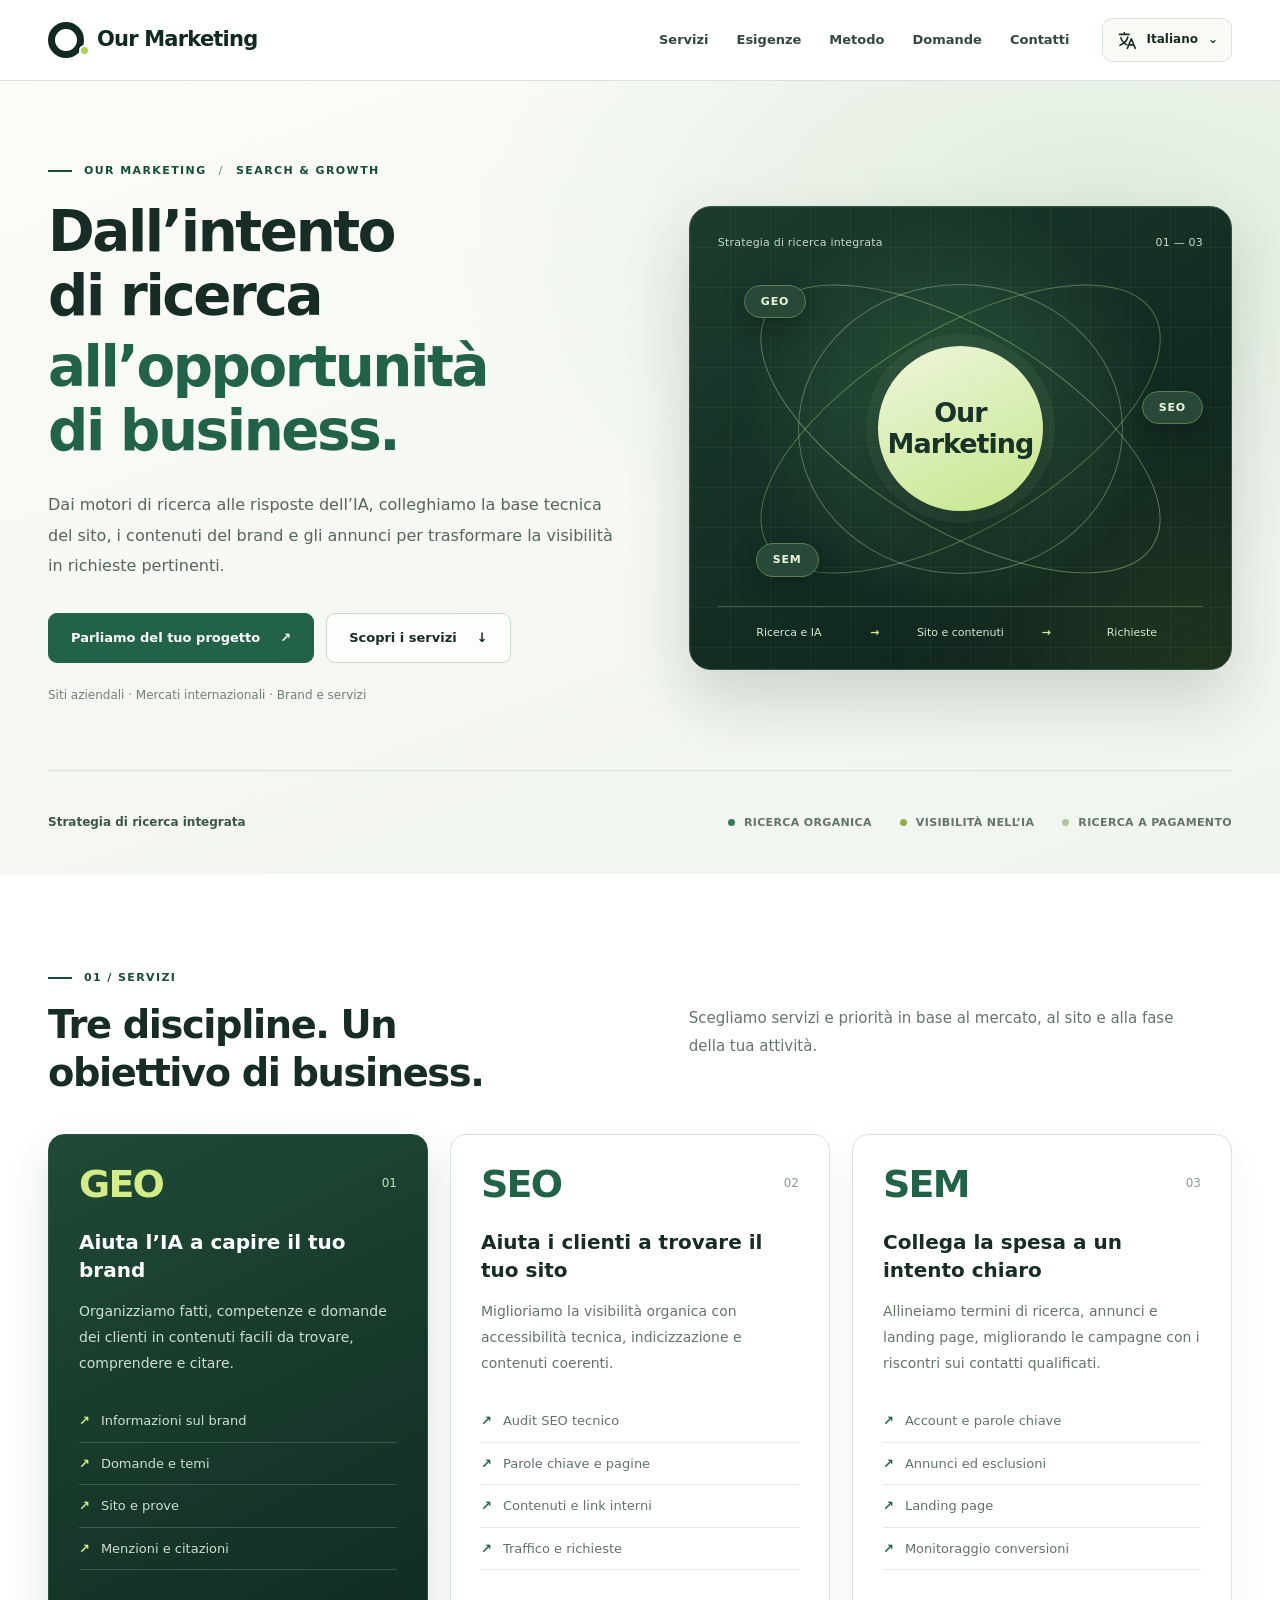
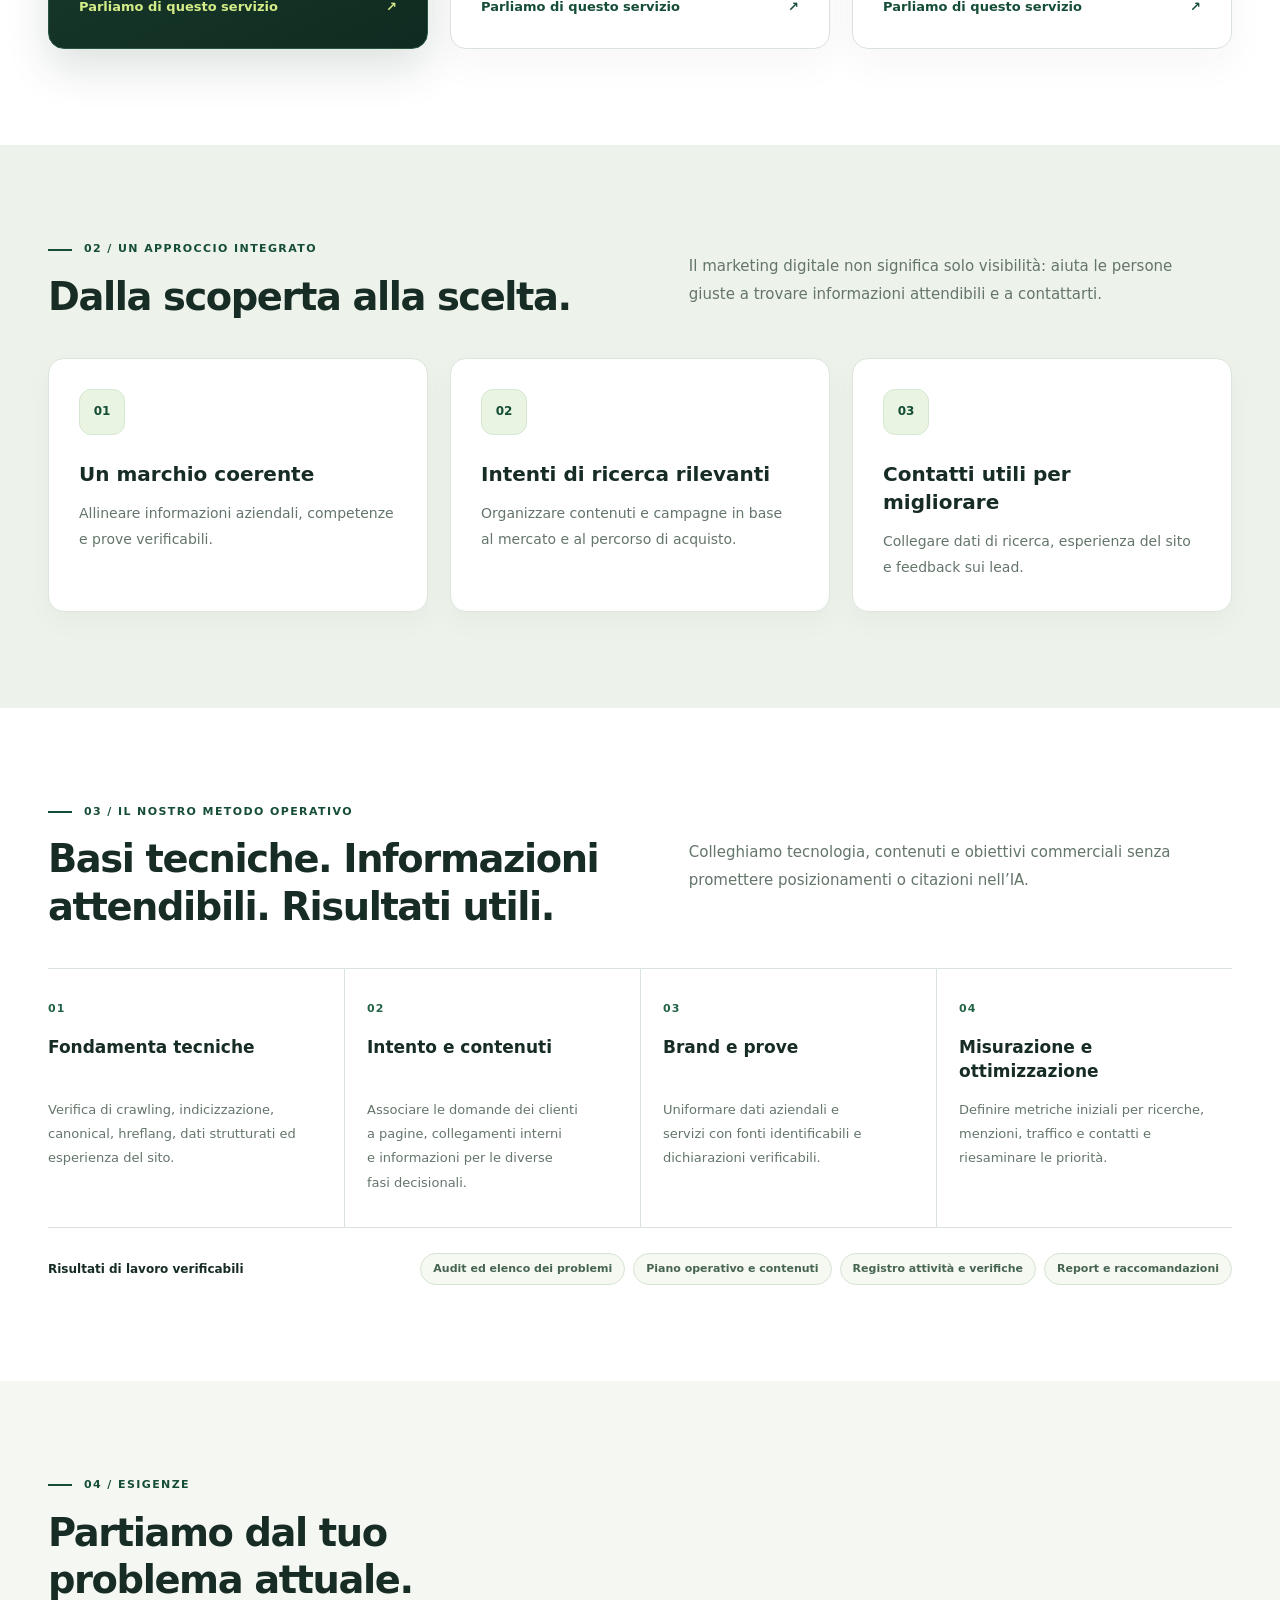
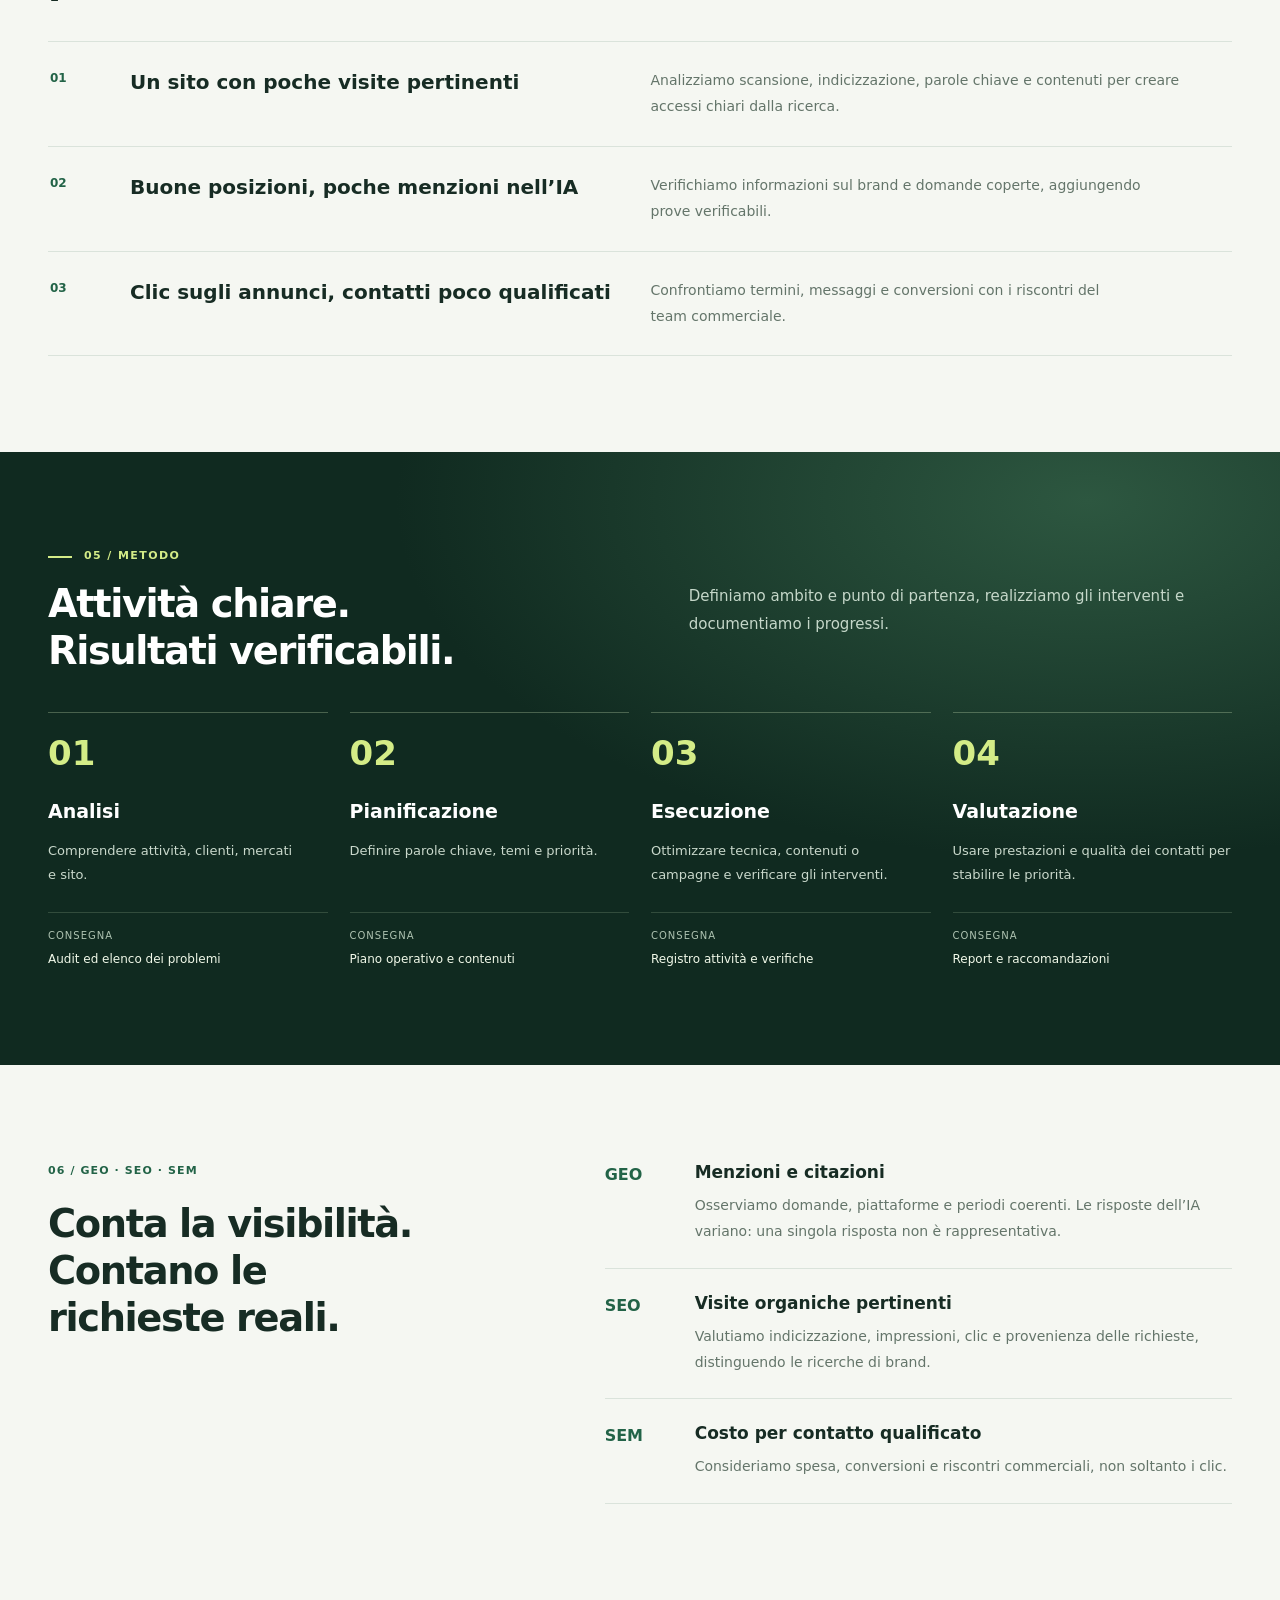
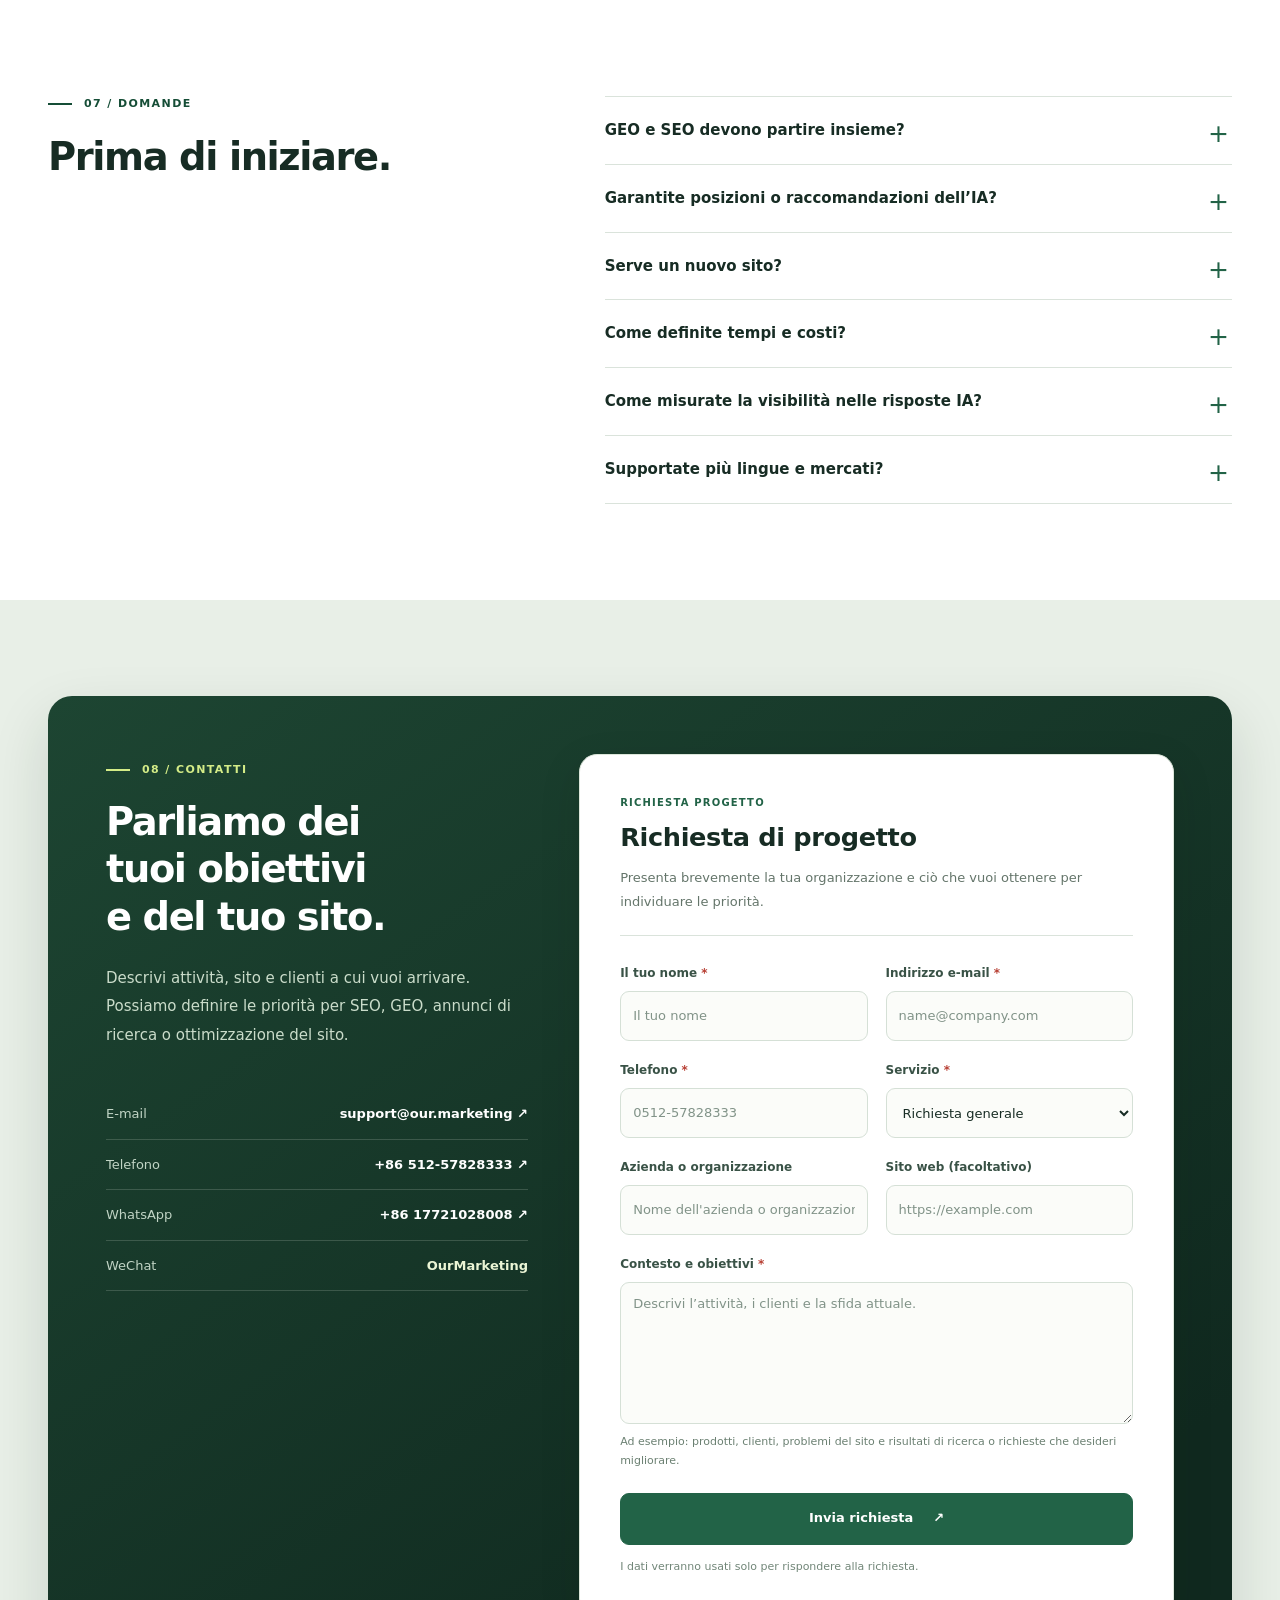
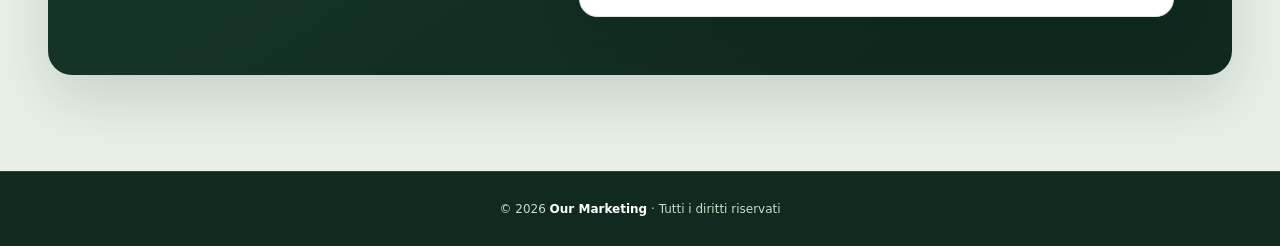
<file: it/index.html>
<!doctype html>
<html lang="it" dir="ltr"><head><meta charset="utf-8"><meta name="viewport" content="width=device-width,initial-scale=1"><meta name="theme-color" content="#163D32"><meta name="color-scheme" content="light">
<title>Our Marketing | Servizi SEO, GEO e SEM</title><meta name="description" content="Strategie SEO, GEO e search advertising: basi tecniche, contenuti di brand comprensibili all’IA, visibilità internazionale e richieste qualificate."><meta name="robots" content="index,follow,max-image-preview:large"><link rel="canonical" href="https://our.marketing/it/"><link rel="alternate" hreflang="zh-CN" href="https://our.marketing/"><link rel="alternate" hreflang="en" href="https://our.marketing/en/"><link rel="alternate" hreflang="zh-TW" href="https://our.marketing/zh-tw/"><link rel="alternate" hreflang="es" href="https://our.marketing/es/"><link rel="alternate" hreflang="fr" href="https://our.marketing/fr/"><link rel="alternate" hreflang="de" href="https://our.marketing/de/"><link rel="alternate" hreflang="pt" href="https://our.marketing/pt/"><link rel="alternate" hreflang="it" href="https://our.marketing/it/"><link rel="alternate" hreflang="ja" href="https://our.marketing/ja/"><link rel="alternate" hreflang="ko" href="https://our.marketing/ko/"><link rel="alternate" hreflang="ru" href="https://our.marketing/ru/"><link rel="alternate" hreflang="ar" href="https://our.marketing/ar/"><link rel="alternate" hreflang="x-default" href="https://our.marketing/en/">
<link rel="icon" href="../assets/favicon.svg" type="image/svg+xml"><link rel="preload" href="../assets/site.css" as="style"><link rel="stylesheet" href="../assets/site.css"><meta property="og:type" content="website"><meta property="og:site_name" content="Our Marketing"><meta property="og:title" content="Our Marketing | Servizi SEO, GEO e SEM"><meta property="og:description" content="Strategie SEO, GEO e search advertising: basi tecniche, contenuti di brand comprensibili all’IA, visibilità internazionale e richieste qualificate."><meta property="og:url" content="https://our.marketing/it/"><meta property="og:locale" content="it_IT"><meta property="og:image" content="https://our.marketing/assets/og-cover.png"><meta property="og:image:type" content="image/png"><meta property="og:image:width" content="1200"><meta property="og:image:height" content="630"><meta property="og:image:alt" content="Our Marketing — SEO, GEO and search advertising services"><meta name="twitter:card" content="summary_large_image"><meta name="twitter:title" content="Our Marketing | Servizi SEO, GEO e SEM"><meta name="twitter:description" content="Strategie SEO, GEO e search advertising: basi tecniche, contenuti di brand comprensibili all’IA, visibilità internazionale e richieste qualificate."><meta name="twitter:image" content="https://our.marketing/assets/og-cover.png"><meta name="twitter:image:alt" content="Our Marketing — SEO, GEO and SEM">
<script type="application/ld+json">{"@context": "https://schema.org", "@graph": [{"@type": "Organization", "@id": "https://our.marketing/#organization", "name": "Our Marketing", "url": "https://our.marketing/", "description": "SEO, GEO, search advertising and website optimisation services for businesses.", "email": "support@our.marketing", "telephone": "+86-512-57828333", "logo": {"@type": "ImageObject", "url": "https://our.marketing/assets/og-cover.png", "width": 1200, "height": 630}, "contactPoint": [{"@type": "ContactPoint", "contactType": "sales", "email": "support@our.marketing", "telephone": "+86-512-57828333"}]}, {"@type": "WebSite", "@id": "https://our.marketing/#website", "url": "https://our.marketing/", "name": "Our Marketing", "inLanguage": ["zh-CN", "en", "zh-TW", "es", "fr", "de", "pt", "it", "ja", "ko", "ru", "ar"], "publisher": {"@id": "https://our.marketing/#organization"}}, {"@type": "WebPage", "@id": "https://our.marketing/it/#webpage", "url": "https://our.marketing/it/", "name": "Our Marketing | Servizi SEO, GEO e SEM", "description": "Strategie SEO, GEO e search advertising: basi tecniche, contenuti di brand comprensibili all’IA, visibilità internazionale e richieste qualificate.", "inLanguage": "it", "isPartOf": {"@id": "https://our.marketing/#website"}, "about": {"@id": "https://our.marketing/#organization"}, "primaryImageOfPage": {"@type": "ImageObject", "url": "https://our.marketing/assets/og-cover.png", "width": 1200, "height": 630}, "mainEntity": {"@id": "https://our.marketing/it/#services-list"}}, {"@type": "ItemList", "@id": "https://our.marketing/it/#services-list", "name": "Tre discipline. Un obiettivo di business.", "inLanguage": "it", "itemListElement": [{"@type": "ListItem", "position": 1, "item": {"@id": "https://our.marketing/it/#service-geo"}}, {"@type": "ListItem", "position": 2, "item": {"@id": "https://our.marketing/it/#service-seo"}}, {"@type": "ListItem", "position": 3, "item": {"@id": "https://our.marketing/it/#service-sem"}}]}, {"@type": "FAQPage", "@id": "https://our.marketing/it/#faq", "url": "https://our.marketing/it/#faq", "inLanguage": "it", "mainEntity": [{"@type": "Question", "name": "GEO e SEO devono partire insieme?", "acceptedAnswer": {"@type": "Answer", "text": "Non necessariamente. Condividono basi tecniche e contenuti, ma hanno obiettivi differenti. Possiamo procedere per fasi."}}, {"@type": "Question", "name": "Garantite posizioni o raccomandazioni dell’IA?", "acceptedAnswer": {"@type": "Answer", "text": "Non garantiamo posizioni, citazioni o raccomandazioni fisse. Valutiamo ambito concordato, attività verificabili e dati di avanzamento."}}, {"@type": "Question", "name": "Serve un nuovo sito?", "acceptedAnswer": {"@type": "Answer", "text": "Non sempre. Prima esaminiamo accesso, indicizzazione, struttura e percorsi di contatto. La ricostruzione si valuta solo se necessaria."}}, {"@type": "Question", "name": "Come definite tempi e costi?", "acceptedAnswer": {"@type": "Answer", "text": "Dipendono da dimensioni del sito, mercati e lavoro richiesto. Attività, responsabilità e report sono concordati in anticipo. Budget pubblicitario e compensi sono separati."}}, {"@type": "Question", "name": "Come misurate la visibilità nelle risposte IA?", "acceptedAnswer": {"@type": "Answer", "text": "Monitoriamo domande, piattaforme e date definite, valutando menzioni, fonti citate e accuratezza. Le risposte possono variare."}}, {"@type": "Question", "name": "Supportate più lingue e mercati?", "acceptedAnswer": {"@type": "Answer", "text": "Sì. Valutiamo intento locale, termini, hreflang, qualità dei contenuti e percorsi di contatto per ogni mercato."}}]}, {"@type": "Service", "@id": "https://our.marketing/it/#service-geo", "name": "Aiuta l’IA a capire il tuo brand", "serviceType": "Generative Engine Optimization (GEO)", "description": "Organizziamo fatti, competenze e domande dei clienti in contenuti facili da trovare, comprendere e citare.", "url": "https://our.marketing/it/#service-geo", "inLanguage": "it", "provider": {"@id": "https://our.marketing/#organization"}}, {"@type": "Service", "@id": "https://our.marketing/it/#service-seo", "name": "Aiuta i clienti a trovare il tuo sito", "serviceType": "Search Engine Optimization (SEO)", "description": "Miglioriamo la visibilità organica con accessibilità tecnica, indicizzazione e contenuti coerenti.", "url": "https://our.marketing/it/#service-seo", "inLanguage": "it", "provider": {"@id": "https://our.marketing/#organization"}}, {"@type": "Service", "@id": "https://our.marketing/it/#service-sem", "name": "Collega la spesa a un intento chiaro", "serviceType": "Search Engine Marketing (SEM)", "description": "Allineiamo termini di ricerca, annunci e landing page, migliorando le campagne con i riscontri sui contatti qualificati.", "url": "https://our.marketing/it/#service-sem", "inLanguage": "it", "provider": {"@id": "https://our.marketing/#organization"}}]}</script><script defer src="../assets/site.js"></script><noscript><style>nav{display:flex;position:static;flex-wrap:wrap}.navrow{flex-wrap:wrap;padding-block:12px}.menu-button{display:none}.contact-form button[type=submit]{display:none}</style></noscript></head>
<body><a class="skip" href="#main">Vai al contenuto</a><header><div class="wrap navrow"><a class="brand" href="#top" aria-label="Our Marketing" title="Our Marketing"><span class="brand-mark" aria-hidden="true"></span>Our Marketing</a><nav id="main-nav" aria-label="Menu"><a href="#services">Servizi</a><a href="#solutions">Esigenze</a><a href="#strategy">Metodo</a><a href="#faq">Domande</a><a href="#contact">Contatti</a></nav><div class="tools"><details class="language"><summary aria-label="Scegli lingua"><svg class="globe" viewBox="0 0 24 24" aria-hidden="true" fill="none" stroke="currentColor" stroke-width="1.8" stroke-linecap="round" stroke-linejoin="round"><path d="M4 5h11M9.5 3v2M5.5 9c1.1 3.7 3.7 6.1 7 8M13.5 8c-.8 4-4.4 7.6-9 9.5"></path><path d="m13 21 4.5-11 4.5 11M14.6 17h5.8"></path></svg><span class="current-name">Italiano</span><span aria-hidden="true">⌄</span></summary><div class="language-panel"><a data-language href="../index.html" lang="zh-CN" hreflang="zh-CN">简体中文</a><a data-language href="../en/index.html" lang="en" hreflang="en">English</a><a data-language href="../zh-tw/index.html" lang="zh-TW" hreflang="zh-TW">繁體中文</a><a data-language href="../es/index.html" lang="es" hreflang="es">Español</a><a data-language href="../fr/index.html" lang="fr" hreflang="fr">Français</a><a data-language href="../de/index.html" lang="de" hreflang="de">Deutsch</a><a data-language href="../pt/index.html" lang="pt" hreflang="pt">Português</a><a data-language href="../it/index.html" lang="it" hreflang="it" aria-current="page">Italiano</a><a data-language href="../ja/index.html" lang="ja" hreflang="ja">日本語</a><a data-language href="../ko/index.html" lang="ko" hreflang="ko">한국어</a><a data-language href="../ru/index.html" lang="ru" hreflang="ru">Русский</a><a data-language href="../ar/index.html" lang="ar" hreflang="ar">العربية</a></div></details><button class="menu-button" type="button" id="menu-toggle" aria-label="Menu" aria-expanded="false" aria-controls="main-nav">☰</button></div></div></header>
<main id="main"><section class="hero" id="top"><div class="wrap"><div class="hero-grid"><div class="hero-copy"><span class="eyebrow" dir="ltr">OUR MARKETING <span aria-hidden="true">/</span> SEARCH &amp; GROWTH</span><h1>Dall’intento di ricerca<em>all’opportunità di business.</em></h1><p class="lead">Dai motori di ricerca alle risposte dell’IA, colleghiamo la base tecnica del sito, i contenuti del brand e gli annunci per trasformare la visibilità in richieste pertinenti.</p><div class="actions"><a class="btn" href="#contact">Parliamo del tuo progetto<span aria-hidden="true">↗</span></a><a class="btn outline" href="#services">Scopri i servizi<span aria-hidden="true">↓</span></a></div><p class="micro">Siti aziendali · Mercati internazionali · Brand e servizi</p></div><div class="hero-art"><div class="art-head"><span>Strategia di ricerca integrata</span><span dir="ltr">01 — 03</span></div><div class="art-graphic" role="img" aria-label="Our Marketing: integrated search strategy"><div class="art-ring" aria-hidden="true"></div><div class="art-ring second" aria-hidden="true"></div><div class="art-ring third" aria-hidden="true"></div><div class="core"><span>Our</span><span>Marketing</span></div><span class="node a">GEO</span><span class="node b">SEO</span><span class="node c">SEM</span></div><div class="art-bottom"><span>Ricerca e IA</span><b aria-hidden="true">→</b><span>Sito e contenuti</span><b aria-hidden="true">→</b><span>Richieste</span></div></div></div><div class="platforms"><span class="channel-caption">Strategia di ricerca integrata</span><ul class="channel-list"><li><span class="channel-dot" aria-hidden="true"></span>RICERCA ORGANICA</li><li><span class="channel-dot" aria-hidden="true"></span>VISIBILITÀ NELL’IA</li><li><span class="channel-dot" aria-hidden="true"></span>RICERCA A PAGAMENTO</li></ul></div></div></section>
<section id="services" class="section white"><div class="wrap"><div class="section-head"><div class="section-title"><span class="eyebrow">01 / Servizi</span><h2>Tre discipline. Un obiettivo di business.</h2></div><p>Scegliamo servizi e priorità in base al mercato, al sito e alla fase della tua attività.</p></div><div class="services"><article id="service-geo" class="service featured"><div class="service-top"><span class="service-code" dir="ltr">GEO</span><small>01</small></div><h3>Aiuta l’IA a capire il tuo brand</h3><p>Organizziamo fatti, competenze e domande dei clienti in contenuti facili da trovare, comprendere e citare.</p><ul><li>Informazioni sul brand</li><li>Domande e temi</li><li>Sito e prove</li><li>Menzioni e citazioni</li></ul><a href="#contact" data-service="GEO">Parliamo di questo servizio<span aria-hidden="true">↗</span></a></article><article id="service-seo" class="service "><div class="service-top"><span class="service-code" dir="ltr">SEO</span><small>02</small></div><h3>Aiuta i clienti a trovare il tuo sito</h3><p>Miglioriamo la visibilità organica con accessibilità tecnica, indicizzazione e contenuti coerenti.</p><ul><li>Audit SEO tecnico</li><li>Parole chiave e pagine</li><li>Contenuti e link interni</li><li>Traffico e richieste</li></ul><a href="#contact" data-service="SEO">Parliamo di questo servizio<span aria-hidden="true">↗</span></a></article><article id="service-sem" class="service "><div class="service-top"><span class="service-code" dir="ltr">SEM</span><small>03</small></div><h3>Collega la spesa a un intento chiaro</h3><p>Allineiamo termini di ricerca, annunci e landing page, migliorando le campagne con i riscontri sui contatti qualificati.</p><ul><li>Account e parole chiave</li><li>Annunci ed esclusioni</li><li>Landing page</li><li>Monitoraggio conversioni</li></ul><a href="#contact" data-service="SEM">Parliamo di questo servizio<span aria-hidden="true">↗</span></a></article></div></div></section>
<section id="approach" class="section approach-section"><div class="wrap"><div class="section-head"><div class="section-title"><span class="eyebrow">02 / Un approccio integrato</span><h2>Dalla scoperta alla scelta.</h2></div><p>Il marketing digitale non significa solo visibilità: aiuta le persone giuste a trovare informazioni attendibili e a contattarti.</p></div><div class="value-grid"><article class="value-card"><span class="value-icon" aria-hidden="true">01</span><h3>Un marchio coerente</h3><p>Allineare informazioni aziendali, competenze e prove verificabili.</p></article><article class="value-card"><span class="value-icon" aria-hidden="true">02</span><h3>Intenti di ricerca rilevanti</h3><p>Organizzare contenuti e campagne in base al mercato e al percorso di acquisto.</p></article><article class="value-card"><span class="value-icon" aria-hidden="true">03</span><h3>Contatti utili per migliorare</h3><p>Collegare dati di ricerca, esperienza del sito e feedback sui lead.</p></article></div></div></section>
<section id="framework" class="section framework-section"><div class="wrap"><div class="section-head"><div class="section-title"><span class="eyebrow">03 / Il nostro metodo operativo</span><h2>Basi tecniche. Informazioni attendibili. Risultati utili.</h2></div><p>Colleghiamo tecnologia, contenuti e obiettivi commerciali senza promettere posizionamenti o citazioni nell’IA.</p></div><div class="framework-grid"><article class="framework-item"><span class="framework-index" dir="ltr">01</span><h3>Fondamenta tecniche</h3><p>Verifica di crawling, indicizzazione, canonical, hreflang, dati strutturati ed esperienza del sito.</p></article><article class="framework-item"><span class="framework-index" dir="ltr">02</span><h3>Intento e contenuti</h3><p>Associare le domande dei clienti a pagine, collegamenti interni e informazioni per le diverse fasi decisionali.</p></article><article class="framework-item"><span class="framework-index" dir="ltr">03</span><h3>Brand e prove</h3><p>Uniformare dati aziendali e servizi con fonti identificabili e dichiarazioni verificabili.</p></article><article class="framework-item"><span class="framework-index" dir="ltr">04</span><h3>Misurazione e ottimizzazione</h3><p>Definire metriche iniziali per ricerche, menzioni, traffico e contatti e riesaminare le priorità.</p></article></div><div class="delivery-strip"><strong>Risultati di lavoro verificabili</strong><div class="delivery-items"><span>Audit ed elenco dei problemi</span><span>Piano operativo e contenuti</span><span>Registro attività e verifiche</span><span>Report e raccomandazioni</span></div></div></div></section>
<section id="solutions" class="section"><div class="wrap"><div class="section-head"><div class="section-title"><span class="eyebrow">04 / Esigenze</span><h2>Partiamo dal tuo problema attuale.</h2></div></div><div class="scenario-list"><article class="scenario"><span class="num" dir="ltr">01</span><h3>Un sito con poche visite pertinenti</h3><p>Analizziamo scansione, indicizzazione, parole chiave e contenuti per creare accessi chiari dalla ricerca.</p></article><article class="scenario"><span class="num" dir="ltr">02</span><h3>Buone posizioni, poche menzioni nell’IA</h3><p>Verifichiamo informazioni sul brand e domande coperte, aggiungendo prove verificabili.</p></article><article class="scenario"><span class="num" dir="ltr">03</span><h3>Clic sugli annunci, contatti poco qualificati</h3><p>Confrontiamo termini, messaggi e conversioni con i riscontri del team commerciale.</p></article></div></div></section>
<section id="strategy" class="section dark"><div class="wrap"><div class="section-head"><div class="section-title"><span class="eyebrow">05 / Metodo</span><h2>Attività chiare. Risultati verificabili.</h2></div><p>Definiamo ambito e punto di partenza, realizziamo gli interventi e documentiamo i progressi.</p></div><div class="process"><article class="step"><span class="number">01</span><h3>Analisi</h3><p>Comprendere attività, clienti, mercati e sito.</p><div class="output"><span>Consegna</span>Audit ed elenco dei problemi</div></article><article class="step"><span class="number">02</span><h3>Pianificazione</h3><p>Definire parole chiave, temi e priorità.</p><div class="output"><span>Consegna</span>Piano operativo e contenuti</div></article><article class="step"><span class="number">03</span><h3>Esecuzione</h3><p>Ottimizzare tecnica, contenuti o campagne e verificare gli interventi.</p><div class="output"><span>Consegna</span>Registro attività e verifiche</div></article><article class="step"><span class="number">04</span><h3>Valutazione</h3><p>Usare prestazioni e qualità dei contatti per stabilire le priorità.</p><div class="output"><span>Consegna</span>Report e raccomandazioni</div></article></div></div></section>
<section id="visibility" class="section"><div class="wrap split"><div><span class="section-num">06 / GEO · SEO · SEM</span><h2>Conta la visibilità. Contano le richieste reali.</h2></div><div><article class="measure-row"><strong dir="ltr">GEO</strong><div><h3>Menzioni e citazioni</h3><p>Osserviamo domande, piattaforme e periodi coerenti. Le risposte dell’IA variano: una singola risposta non è rappresentativa.</p></div></article><article class="measure-row"><strong dir="ltr">SEO</strong><div><h3>Visite organiche pertinenti</h3><p>Valutiamo indicizzazione, impressioni, clic e provenienza delle richieste, distinguendo le ricerche di brand.</p></div></article><article class="measure-row"><strong dir="ltr">SEM</strong><div><h3>Costo per contatto qualificato</h3><p>Consideriamo spesa, conversioni e riscontri commerciali, non soltanto i clic.</p></div></article></div></div></section>
<section id="faq" class="section white"><div class="wrap split"><div><span class="eyebrow">07 / Domande</span><h2>Prima di iniziare.</h2></div><div class="faq-list"><details><summary>GEO e SEO devono partire insieme?</summary><p>Non necessariamente. Condividono basi tecniche e contenuti, ma hanno obiettivi differenti. Possiamo procedere per fasi.</p></details><details><summary>Garantite posizioni o raccomandazioni dell’IA?</summary><p>Non garantiamo posizioni, citazioni o raccomandazioni fisse. Valutiamo ambito concordato, attività verificabili e dati di avanzamento.</p></details><details><summary>Serve un nuovo sito?</summary><p>Non sempre. Prima esaminiamo accesso, indicizzazione, struttura e percorsi di contatto. La ricostruzione si valuta solo se necessaria.</p></details><details><summary>Come definite tempi e costi?</summary><p>Dipendono da dimensioni del sito, mercati e lavoro richiesto. Attività, responsabilità e report sono concordati in anticipo. Budget pubblicitario e compensi sono separati.</p></details><details><summary>Come misurate la visibilità nelle risposte IA?</summary><p>Monitoriamo domande, piattaforme e date definite, valutando menzioni, fonti citate e accuratezza. Le risposte possono variare.</p></details><details><summary>Supportate più lingue e mercati?</summary><p>Sì. Valutiamo intento locale, termini, hreflang, qualità dei contenuti e percorsi di contatto per ogni mercato.</p></details></div></div></section>
<section id="contact" class="section"><div class="wrap"><div class="contact-panel"><div class="contact-info"><span class="eyebrow">08 / Contatti</span><h2>Parliamo dei tuoi obiettivi e del tuo sito.</h2><p class="intro">Descrivi attività, sito e clienti a cui vuoi arrivare. Possiamo definire le priorità per SEO, GEO, annunci di ricerca o ottimizzazione del sito.</p><div class="contact-list"><div class="contact-line"><span>E-mail</span><a dir="ltr" href="mailto:support@our.marketing">support@our.marketing ↗</a></div><div class="contact-line"><span>Telefono</span><a dir="ltr" href="tel:+8651257828333">+86 512-57828333 ↗</a></div><div class="contact-line"><span>WhatsApp</span><a dir="ltr" target="_blank" rel="noopener noreferrer" href="https://wa.me/8617721028008">+86 17721028008 ↗</a></div><div class="contact-line"><span>WeChat</span><strong class="wechat-id" dir="ltr">OurMarketing</strong></div></div></div><form class="contact-form" id="brief-form" novalidate><div class="form-heading"><span class="form-kicker">RICHIESTA PROGETTO</span><h3>Richiesta di progetto</h3><p class="form-intro">Presenta brevemente la tua organizzazione e ciò che vuoi ottenere per individuare le priorità.</p></div>
<div class="form-grid"><label for="name">Il tuo nome <span class="asterisk" aria-label="Obbligatorio">*</span><input id="name" name="name" required autocomplete="name" maxlength="80" placeholder="Il tuo nome"></label><label for="email">Indirizzo e-mail <span class="asterisk" aria-label="Obbligatorio">*</span><input id="email" name="email" type="email" required autocomplete="email" maxlength="120" inputmode="email" dir="ltr" placeholder="name@company.com"></label>
<label for="phone">Telefono <span class="asterisk" aria-label="Obbligatorio">*</span><input id="phone" name="phone" type="tel" required autocomplete="tel" maxlength="36" inputmode="tel" dir="ltr" placeholder="0512-57828333"></label><label for="service-select">Servizio <span class="asterisk" aria-label="Obbligatorio">*</span><select id="service-select" name="service" required><option value="general">Richiesta generale</option><option value="GEO">GEO · Ricerca con IA</option><option value="SEO">SEO · Ricerca organica</option><option value="SEM">SEM · Annunci di ricerca</option><option value="website">Siti web e ottimizzazione</option><option value="strategy">Strategia marketing integrata</option></select></label>
<label for="company">Azienda o organizzazione<input id="company" name="company" autocomplete="organization" maxlength="120" placeholder="Nome dell&#x27;azienda o organizzazione"></label><label for="website">Sito web (facoltativo)<input id="website" name="website" dir="ltr" type="url" inputmode="url" autocomplete="url" maxlength="250" placeholder="https://example.com"></label></div>
<label class="message-label" for="message">Contesto e obiettivi <span class="asterisk" aria-label="Obbligatorio">*</span><textarea id="message" name="message" required minlength="5" maxlength="2500" rows="5" aria-describedby="message-hint" placeholder="Descrivi l’attività, i clienti e la sfida attuale."></textarea><span id="message-hint" class="field-help">Ad esempio: prodotti, clienti, problemi del sito e risultati di ricerca o richieste che desideri migliorare.</span></label>
<div class="hp-field" aria-hidden="true"><label for="extra-fax">Fax<input type="text" name="fax" id="extra-fax" tabindex="-1" autocomplete="off"></label></div>
<button class="btn submit-btn" type="submit" disabled><span class="submit-text">Invia richiesta</span><span aria-hidden="true">↗</span></button><p class="form-privacy">I dati verranno usati solo per rispondere alla richiesta.</p><div class="status" role="status" aria-live="polite" aria-atomic="true" tabindex="-1" id="form-status"></div><noscript><p><a href="mailto:support@our.marketing">support@our.marketing</a></p></noscript></form></div></div></section></main>
<footer class="footer"><div class="wrap"><div class="footer-row"><span>© 2026 <a href="https://our.marketing/" title="Our Marketing" dir="ltr">Our Marketing</a> · Tutti i diritti riservati</span></div></div></footer><script id="page-config" type="application/json">{"lang": "it", "form": {"email": "Indirizzo e-mail", "phone": "Telefono", "company": "Azienda o organizzazione", "website": "Sito web (facoltativo)", "required": "Obbligatorio", "optional": "Facoltativo", "submit": "Invia richiesta", "sending": "Invio in corso…", "success": "Richiesta inviata correttamente. Risponderemo ai recapiti indicati.", "failure": "Invio non riuscito. Riprova o scrivi a support@our.marketing.", "timeout": "Tempo scaduto. Controlla la connessione e riprova.", "invalid": "Controlla nome, e-mail, telefono e messaggio.", "phone_invalid": "Inserisci un numero internazionale valido (7–20 cifre).", "privacy": "I dati verranno usati solo per rispondere alla richiesta.", "service_website": "Siti web e ottimizzazione", "service_strategy": "Strategia marketing integrata", "service_general": "Richiesta generale", "company_placeholder": "Nome dell'azienda o organizzazione", "email_placeholder": "name@company.com", "phone_placeholder": "0512-57828333", "service_geo": "GEO · Ricerca con IA", "service_seo": "SEO · Ricerca organica", "service_sem": "SEM · Annunci di ricerca", "intro": "Presenta brevemente la tua organizzazione e ciò che vuoi ottenere per individuare le priorità.", "message_hint": "Ad esempio: prodotti, clienti, problemi del sito e risultati di ricerca o richieste che desideri migliorare.", "form_kicker": "RICHIESTA PROGETTO"}}</script></body></html>
</file>
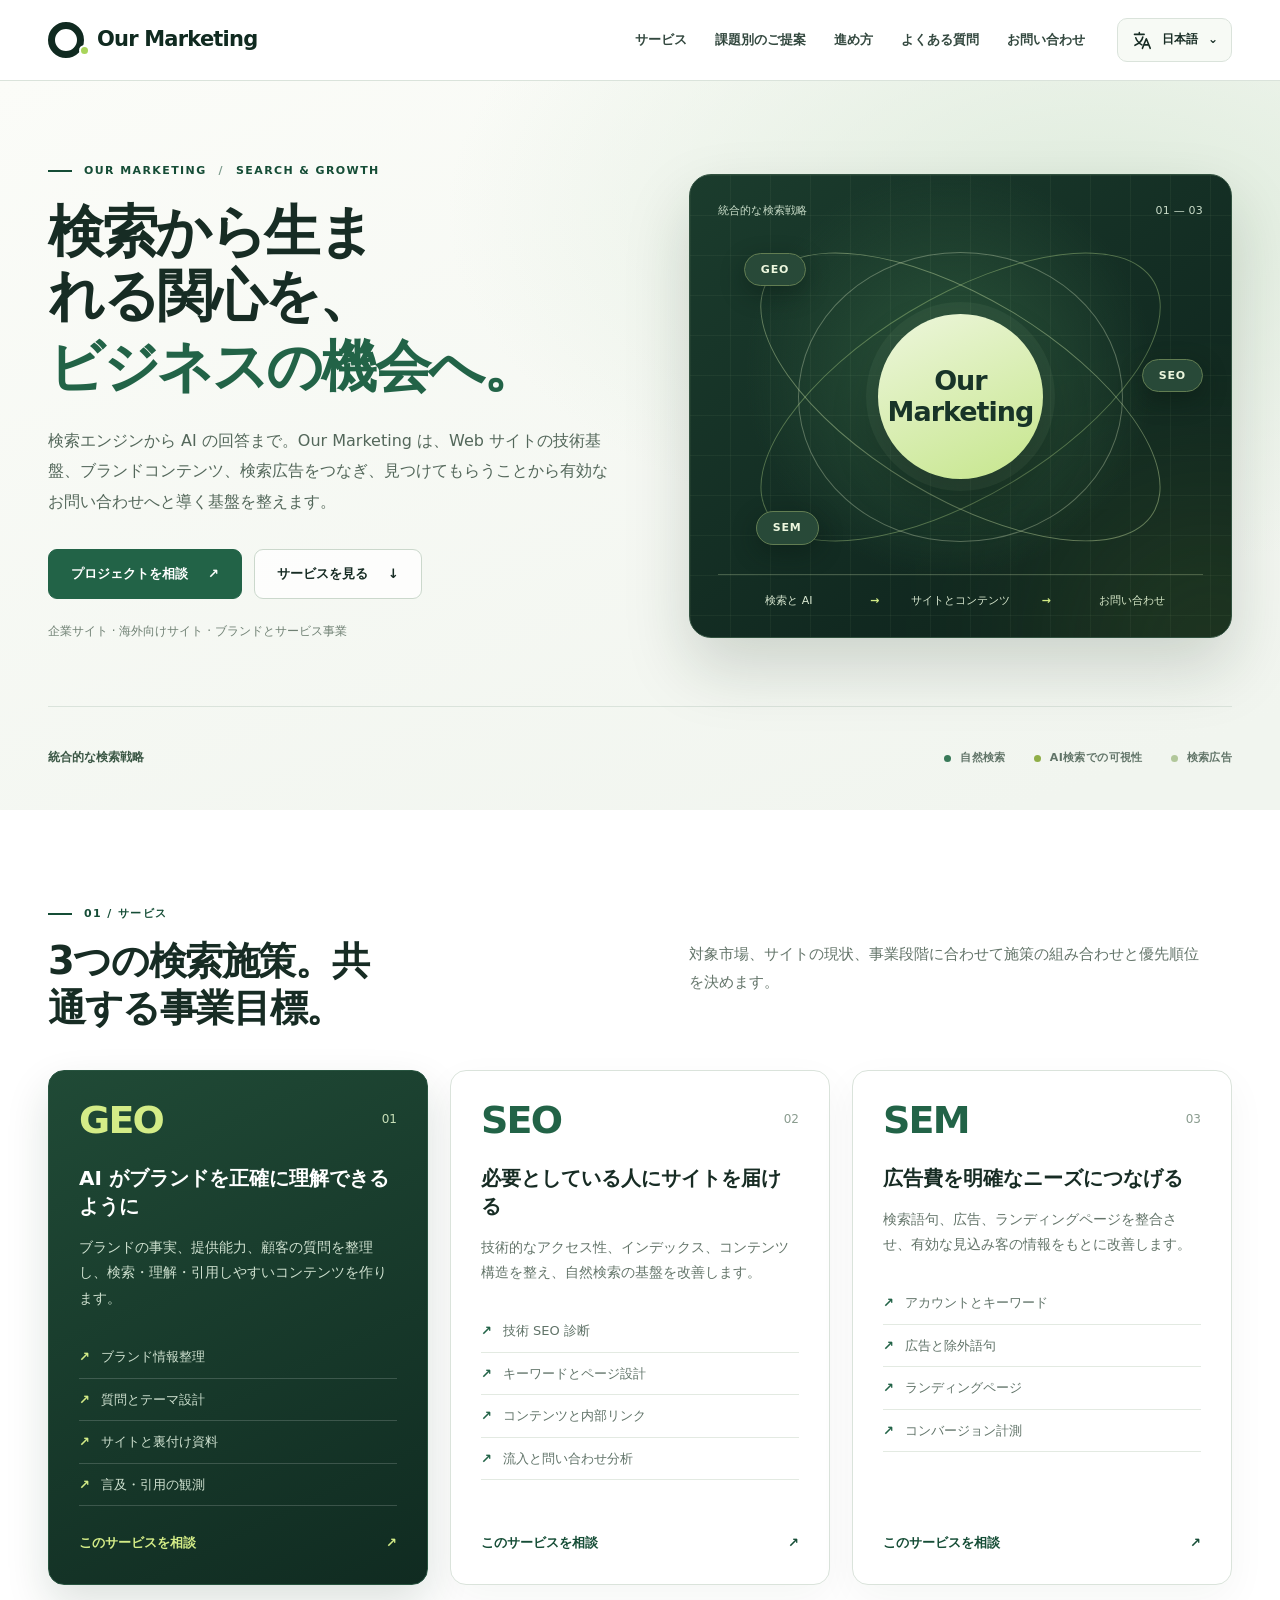
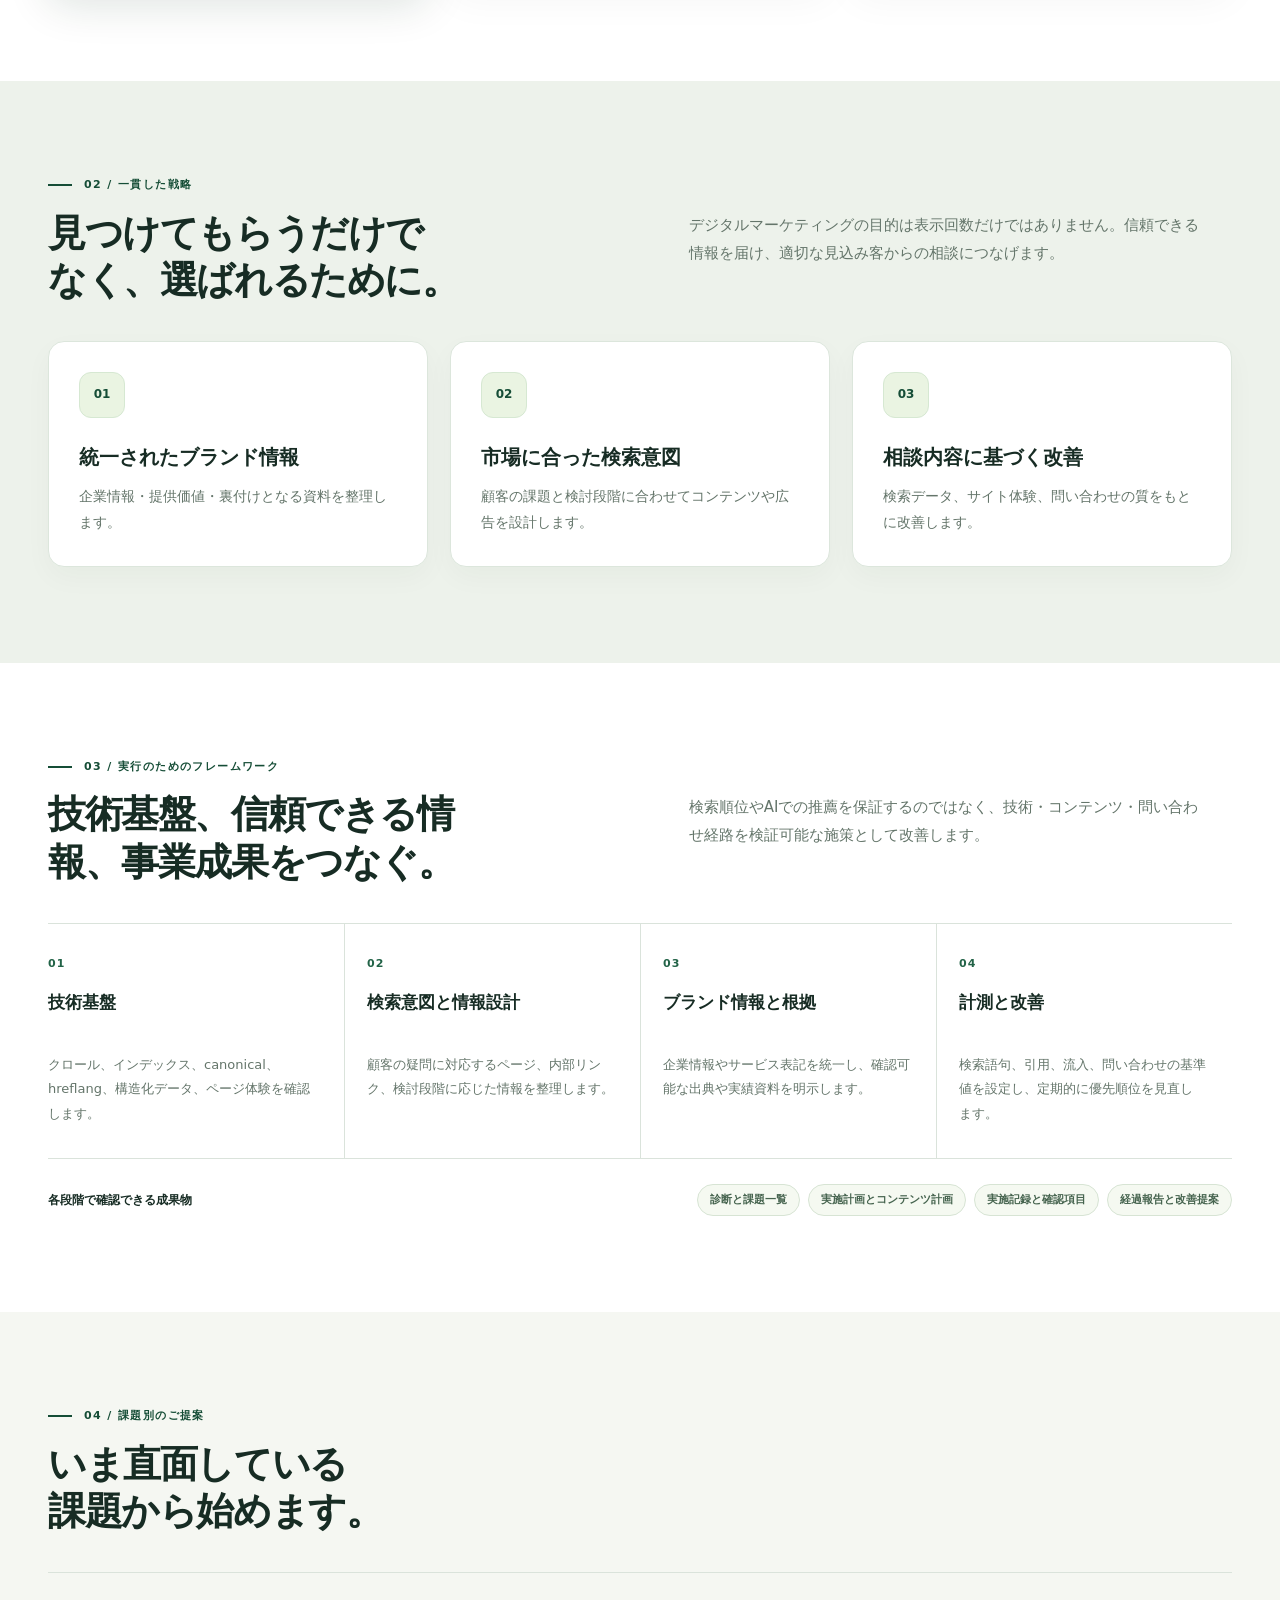
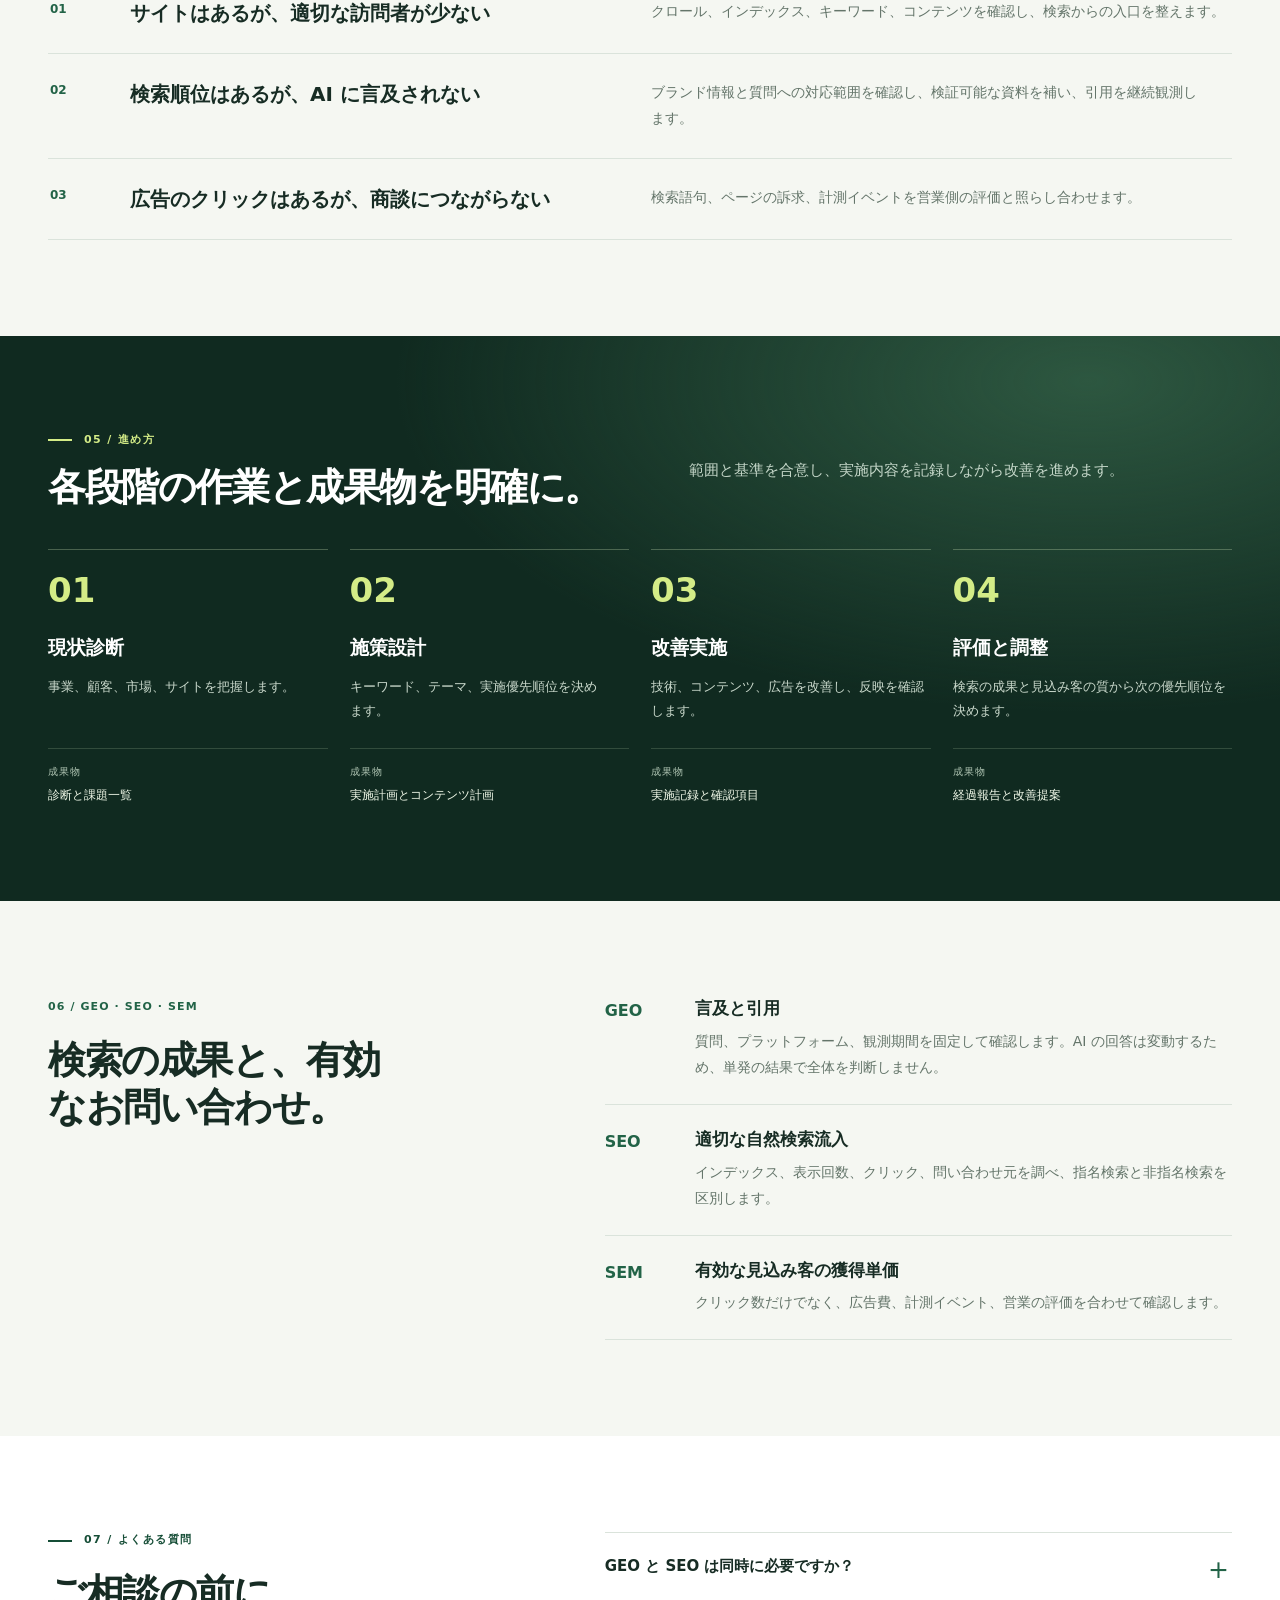
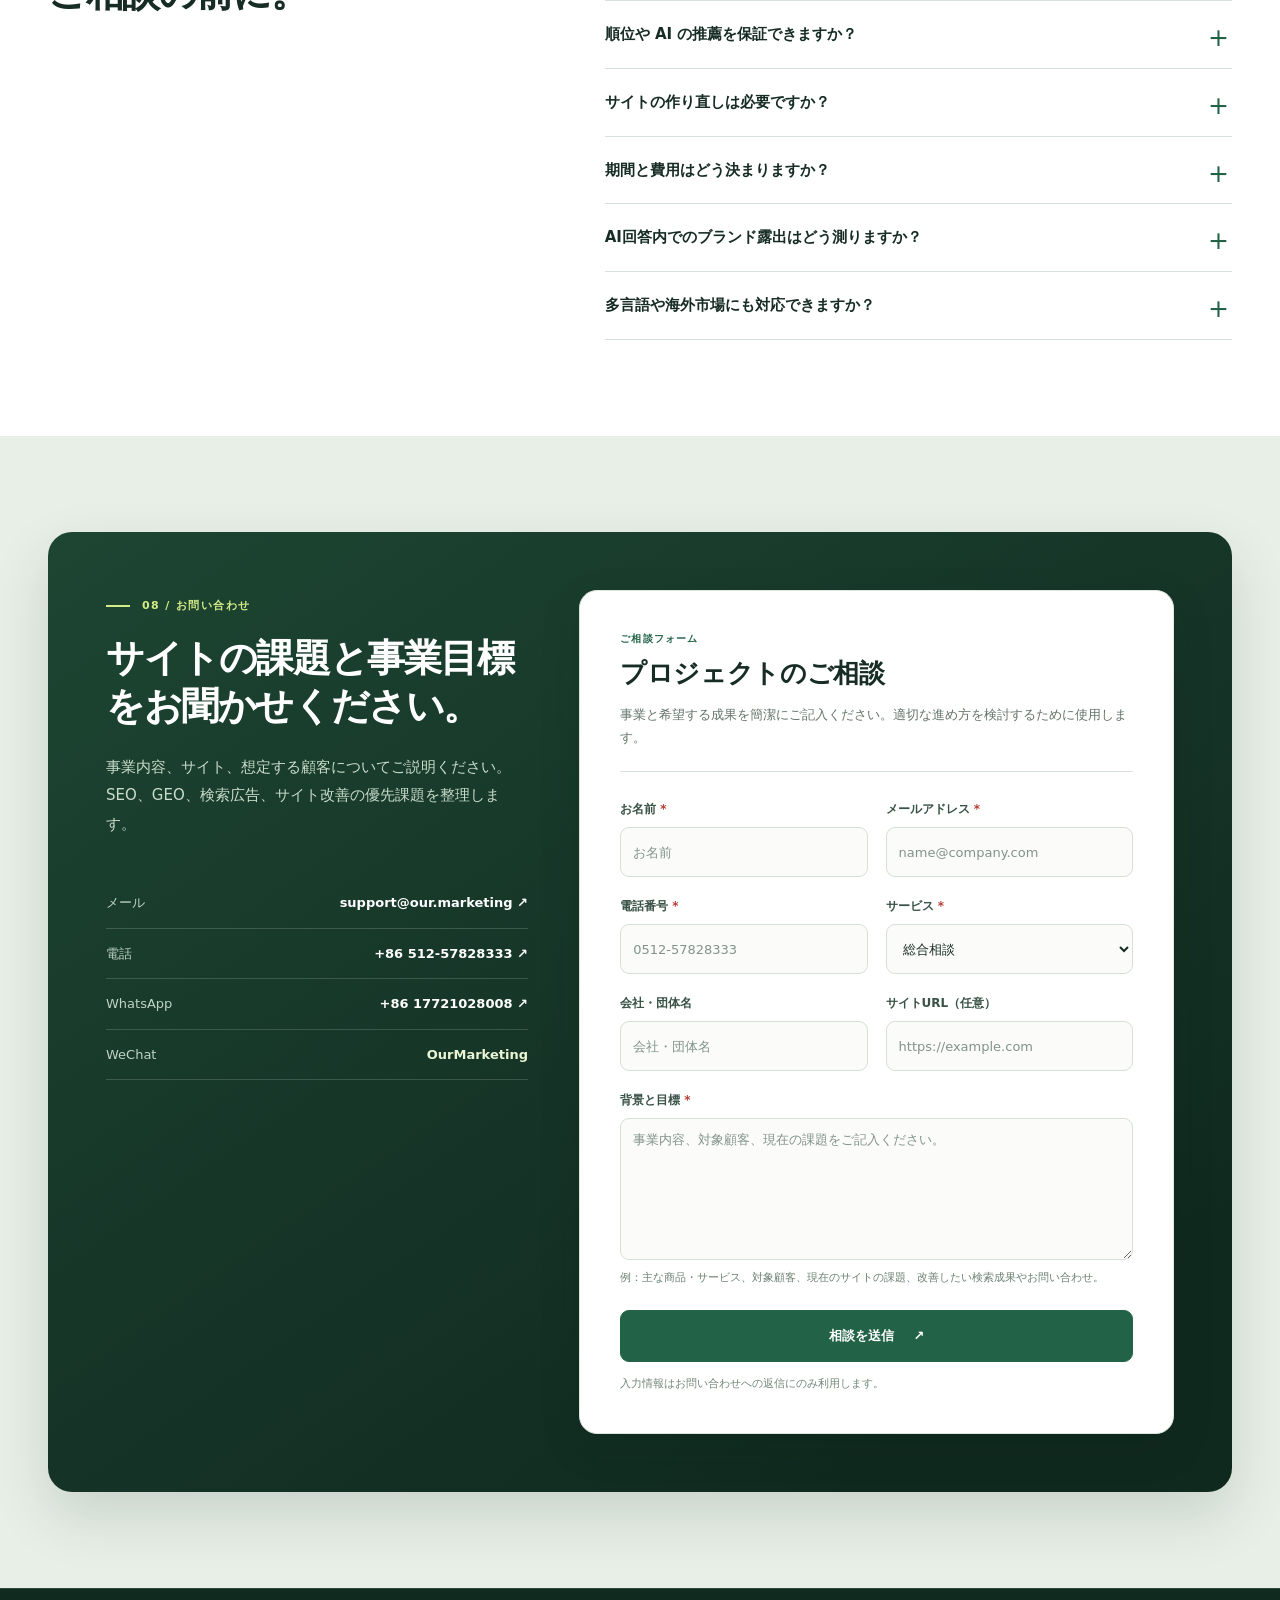
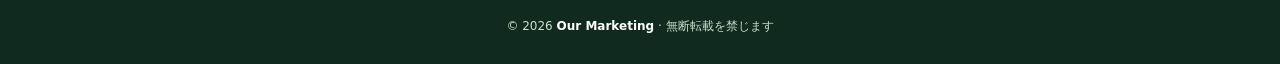
<file: ja/index.html>
<!doctype html>
<html lang="ja" dir="ltr"><head><meta charset="utf-8"><meta name="viewport" content="width=device-width,initial-scale=1"><meta name="theme-color" content="#163D32"><meta name="color-scheme" content="light">
<title>Our Marketing｜SEO・GEO・SEM デジタルマーケティング</title><meta name="description" content="SEO・GEO・検索広告の戦略支援。技術的な検索基盤、AIに理解されやすいブランド情報、海外市場での検索可視性と問い合わせ改善に対応。"><meta name="robots" content="index,follow,max-image-preview:large"><link rel="canonical" href="https://our.marketing/ja/"><link rel="alternate" hreflang="zh-CN" href="https://our.marketing/"><link rel="alternate" hreflang="en" href="https://our.marketing/en/"><link rel="alternate" hreflang="zh-TW" href="https://our.marketing/zh-tw/"><link rel="alternate" hreflang="es" href="https://our.marketing/es/"><link rel="alternate" hreflang="fr" href="https://our.marketing/fr/"><link rel="alternate" hreflang="de" href="https://our.marketing/de/"><link rel="alternate" hreflang="pt" href="https://our.marketing/pt/"><link rel="alternate" hreflang="it" href="https://our.marketing/it/"><link rel="alternate" hreflang="ja" href="https://our.marketing/ja/"><link rel="alternate" hreflang="ko" href="https://our.marketing/ko/"><link rel="alternate" hreflang="ru" href="https://our.marketing/ru/"><link rel="alternate" hreflang="ar" href="https://our.marketing/ar/"><link rel="alternate" hreflang="x-default" href="https://our.marketing/en/">
<link rel="icon" href="../assets/favicon.svg" type="image/svg+xml"><link rel="preload" href="../assets/site.css" as="style"><link rel="stylesheet" href="../assets/site.css"><meta property="og:type" content="website"><meta property="og:site_name" content="Our Marketing"><meta property="og:title" content="Our Marketing｜SEO・GEO・SEM デジタルマーケティング"><meta property="og:description" content="SEO・GEO・検索広告の戦略支援。技術的な検索基盤、AIに理解されやすいブランド情報、海外市場での検索可視性と問い合わせ改善に対応。"><meta property="og:url" content="https://our.marketing/ja/"><meta property="og:locale" content="ja_JP"><meta property="og:image" content="https://our.marketing/assets/og-cover.png"><meta property="og:image:type" content="image/png"><meta property="og:image:width" content="1200"><meta property="og:image:height" content="630"><meta property="og:image:alt" content="Our Marketing — SEO, GEO and search advertising services"><meta name="twitter:card" content="summary_large_image"><meta name="twitter:title" content="Our Marketing｜SEO・GEO・SEM デジタルマーケティング"><meta name="twitter:description" content="SEO・GEO・検索広告の戦略支援。技術的な検索基盤、AIに理解されやすいブランド情報、海外市場での検索可視性と問い合わせ改善に対応。"><meta name="twitter:image" content="https://our.marketing/assets/og-cover.png"><meta name="twitter:image:alt" content="Our Marketing — SEO, GEO and SEM">
<script type="application/ld+json">{"@context": "https://schema.org", "@graph": [{"@type": "Organization", "@id": "https://our.marketing/#organization", "name": "Our Marketing", "url": "https://our.marketing/", "description": "SEO, GEO, search advertising and website optimisation services for businesses.", "email": "support@our.marketing", "telephone": "+86-512-57828333", "logo": {"@type": "ImageObject", "url": "https://our.marketing/assets/og-cover.png", "width": 1200, "height": 630}, "contactPoint": [{"@type": "ContactPoint", "contactType": "sales", "email": "support@our.marketing", "telephone": "+86-512-57828333"}]}, {"@type": "WebSite", "@id": "https://our.marketing/#website", "url": "https://our.marketing/", "name": "Our Marketing", "inLanguage": ["zh-CN", "en", "zh-TW", "es", "fr", "de", "pt", "it", "ja", "ko", "ru", "ar"], "publisher": {"@id": "https://our.marketing/#organization"}}, {"@type": "WebPage", "@id": "https://our.marketing/ja/#webpage", "url": "https://our.marketing/ja/", "name": "Our Marketing｜SEO・GEO・SEM デジタルマーケティング", "description": "SEO・GEO・検索広告の戦略支援。技術的な検索基盤、AIに理解されやすいブランド情報、海外市場での検索可視性と問い合わせ改善に対応。", "inLanguage": "ja", "isPartOf": {"@id": "https://our.marketing/#website"}, "about": {"@id": "https://our.marketing/#organization"}, "primaryImageOfPage": {"@type": "ImageObject", "url": "https://our.marketing/assets/og-cover.png", "width": 1200, "height": 630}, "mainEntity": {"@id": "https://our.marketing/ja/#services-list"}}, {"@type": "ItemList", "@id": "https://our.marketing/ja/#services-list", "name": "3つの検索施策。共通する事業目標。", "inLanguage": "ja", "itemListElement": [{"@type": "ListItem", "position": 1, "item": {"@id": "https://our.marketing/ja/#service-geo"}}, {"@type": "ListItem", "position": 2, "item": {"@id": "https://our.marketing/ja/#service-seo"}}, {"@type": "ListItem", "position": 3, "item": {"@id": "https://our.marketing/ja/#service-sem"}}]}, {"@type": "FAQPage", "@id": "https://our.marketing/ja/#faq", "url": "https://our.marketing/ja/#faq", "inLanguage": "ja", "mainEntity": [{"@type": "Question", "name": "GEO と SEO は同時に必要ですか？", "acceptedAnswer": {"@type": "Answer", "text": "必須ではありません。技術とコンテンツの基盤は共通ですが、目的は異なります。現状に合わせて段階的に進められます。"}}, {"@type": "Question", "name": "順位や AI の推薦を保証できますか？", "acceptedAnswer": {"@type": "Answer", "text": "固定順位、引用、AI の推薦は保証しません。合意した範囲、確認可能な成果物、経過データで評価します。"}}, {"@type": "Question", "name": "サイトの作り直しは必要ですか？", "acceptedAnswer": {"@type": "Answer", "text": "必ずしも必要ではありません。アクセス、インデックス、構造、問い合わせ導線を評価し、既存サイトの改善を優先します。"}}, {"@type": "Question", "name": "期間と費用はどう決まりますか？", "acceptedAnswer": {"@type": "Answer", "text": "サイト規模、対象市場、作業量で決まります。成果物、役割分担、報告周期を事前に合意し、広告費とサービス費は分けて確認します。"}}, {"@type": "Question", "name": "AI回答内でのブランド露出はどう測りますか？", "acceptedAnswer": {"@type": "Answer", "text": "固定した質問、対象プラットフォーム、調査日に基づいて言及・引用元・正確性を記録します。AIの回答は変動します。"}}, {"@type": "Question", "name": "多言語や海外市場にも対応できますか？", "acceptedAnswer": {"@type": "Answer", "text": "はい。各市場の検索意図、現地表現、hreflang、コンテンツ、問い合わせ導線を評価して優先順位を決めます。"}}]}, {"@type": "Service", "@id": "https://our.marketing/ja/#service-geo", "name": "AI がブランドを正確に理解できるように", "serviceType": "Generative Engine Optimization (GEO)", "description": "ブランドの事実、提供能力、顧客の質問を整理し、検索・理解・引用しやすいコンテンツを作ります。", "url": "https://our.marketing/ja/#service-geo", "inLanguage": "ja", "provider": {"@id": "https://our.marketing/#organization"}}, {"@type": "Service", "@id": "https://our.marketing/ja/#service-seo", "name": "必要としている人にサイトを届ける", "serviceType": "Search Engine Optimization (SEO)", "description": "技術的なアクセス性、インデックス、コンテンツ構造を整え、自然検索の基盤を改善します。", "url": "https://our.marketing/ja/#service-seo", "inLanguage": "ja", "provider": {"@id": "https://our.marketing/#organization"}}, {"@type": "Service", "@id": "https://our.marketing/ja/#service-sem", "name": "広告費を明確なニーズにつなげる", "serviceType": "Search Engine Marketing (SEM)", "description": "検索語句、広告、ランディングページを整合させ、有効な見込み客の情報をもとに改善します。", "url": "https://our.marketing/ja/#service-sem", "inLanguage": "ja", "provider": {"@id": "https://our.marketing/#organization"}}]}</script><script defer src="../assets/site.js"></script><noscript><style>nav{display:flex;position:static;flex-wrap:wrap}.navrow{flex-wrap:wrap;padding-block:12px}.menu-button{display:none}.contact-form button[type=submit]{display:none}</style></noscript></head>
<body><a class="skip" href="#main">本文へ移動</a><header><div class="wrap navrow"><a class="brand" href="#top" aria-label="Our Marketing" title="Our Marketing"><span class="brand-mark" aria-hidden="true"></span>Our Marketing</a><nav id="main-nav" aria-label="メニュー"><a href="#services">サービス</a><a href="#solutions">課題別のご提案</a><a href="#strategy">進め方</a><a href="#faq">よくある質問</a><a href="#contact">お問い合わせ</a></nav><div class="tools"><details class="language"><summary aria-label="言語を選択"><svg class="globe" viewBox="0 0 24 24" aria-hidden="true" fill="none" stroke="currentColor" stroke-width="1.8" stroke-linecap="round" stroke-linejoin="round"><path d="M4 5h11M9.5 3v2M5.5 9c1.1 3.7 3.7 6.1 7 8M13.5 8c-.8 4-4.4 7.6-9 9.5"></path><path d="m13 21 4.5-11 4.5 11M14.6 17h5.8"></path></svg><span class="current-name">日本語</span><span aria-hidden="true">⌄</span></summary><div class="language-panel"><a data-language href="../index.html" lang="zh-CN" hreflang="zh-CN">简体中文</a><a data-language href="../en/index.html" lang="en" hreflang="en">English</a><a data-language href="../zh-tw/index.html" lang="zh-TW" hreflang="zh-TW">繁體中文</a><a data-language href="../es/index.html" lang="es" hreflang="es">Español</a><a data-language href="../fr/index.html" lang="fr" hreflang="fr">Français</a><a data-language href="../de/index.html" lang="de" hreflang="de">Deutsch</a><a data-language href="../pt/index.html" lang="pt" hreflang="pt">Português</a><a data-language href="../it/index.html" lang="it" hreflang="it">Italiano</a><a data-language href="../ja/index.html" lang="ja" hreflang="ja" aria-current="page">日本語</a><a data-language href="../ko/index.html" lang="ko" hreflang="ko">한국어</a><a data-language href="../ru/index.html" lang="ru" hreflang="ru">Русский</a><a data-language href="../ar/index.html" lang="ar" hreflang="ar">العربية</a></div></details><button class="menu-button" type="button" id="menu-toggle" aria-label="メニュー" aria-expanded="false" aria-controls="main-nav">☰</button></div></div></header>
<main id="main"><section class="hero" id="top"><div class="wrap"><div class="hero-grid"><div class="hero-copy"><span class="eyebrow" dir="ltr">OUR MARKETING <span aria-hidden="true">/</span> SEARCH &amp; GROWTH</span><h1>検索から生まれる関心を、<em>ビジネスの機会へ。</em></h1><p class="lead">検索エンジンから AI の回答まで。Our Marketing は、Web サイトの技術基盤、ブランドコンテンツ、検索広告をつなぎ、見つけてもらうことから有効なお問い合わせへと導く基盤を整えます。</p><div class="actions"><a class="btn" href="#contact">プロジェクトを相談<span aria-hidden="true">↗</span></a><a class="btn outline" href="#services">サービスを見る<span aria-hidden="true">↓</span></a></div><p class="micro">企業サイト · 海外向けサイト · ブランドとサービス事業</p></div><div class="hero-art"><div class="art-head"><span>統合的な検索戦略</span><span dir="ltr">01 — 03</span></div><div class="art-graphic" role="img" aria-label="Our Marketing: integrated search strategy"><div class="art-ring" aria-hidden="true"></div><div class="art-ring second" aria-hidden="true"></div><div class="art-ring third" aria-hidden="true"></div><div class="core"><span>Our</span><span>Marketing</span></div><span class="node a">GEO</span><span class="node b">SEO</span><span class="node c">SEM</span></div><div class="art-bottom"><span>検索と AI</span><b aria-hidden="true">→</b><span>サイトとコンテンツ</span><b aria-hidden="true">→</b><span>お問い合わせ</span></div></div></div><div class="platforms"><span class="channel-caption">統合的な検索戦略</span><ul class="channel-list"><li><span class="channel-dot" aria-hidden="true"></span>自然検索</li><li><span class="channel-dot" aria-hidden="true"></span>AI検索での可視性</li><li><span class="channel-dot" aria-hidden="true"></span>検索広告</li></ul></div></div></section>
<section id="services" class="section white"><div class="wrap"><div class="section-head"><div class="section-title"><span class="eyebrow">01 / サービス</span><h2>3つの検索施策。共通する事業目標。</h2></div><p>対象市場、サイトの現状、事業段階に合わせて施策の組み合わせと優先順位を決めます。</p></div><div class="services"><article id="service-geo" class="service featured"><div class="service-top"><span class="service-code" dir="ltr">GEO</span><small>01</small></div><h3>AI がブランドを正確に理解できるように</h3><p>ブランドの事実、提供能力、顧客の質問を整理し、検索・理解・引用しやすいコンテンツを作ります。</p><ul><li>ブランド情報整理</li><li>質問とテーマ設計</li><li>サイトと裏付け資料</li><li>言及・引用の観測</li></ul><a href="#contact" data-service="GEO">このサービスを相談<span aria-hidden="true">↗</span></a></article><article id="service-seo" class="service "><div class="service-top"><span class="service-code" dir="ltr">SEO</span><small>02</small></div><h3>必要としている人にサイトを届ける</h3><p>技術的なアクセス性、インデックス、コンテンツ構造を整え、自然検索の基盤を改善します。</p><ul><li>技術 SEO 診断</li><li>キーワードとページ設計</li><li>コンテンツと内部リンク</li><li>流入と問い合わせ分析</li></ul><a href="#contact" data-service="SEO">このサービスを相談<span aria-hidden="true">↗</span></a></article><article id="service-sem" class="service "><div class="service-top"><span class="service-code" dir="ltr">SEM</span><small>03</small></div><h3>広告費を明確なニーズにつなげる</h3><p>検索語句、広告、ランディングページを整合させ、有効な見込み客の情報をもとに改善します。</p><ul><li>アカウントとキーワード</li><li>広告と除外語句</li><li>ランディングページ</li><li>コンバージョン計測</li></ul><a href="#contact" data-service="SEM">このサービスを相談<span aria-hidden="true">↗</span></a></article></div></div></section>
<section id="approach" class="section approach-section"><div class="wrap"><div class="section-head"><div class="section-title"><span class="eyebrow">02 / 一貫した戦略</span><h2>見つけてもらうだけでなく、選ばれるために。</h2></div><p>デジタルマーケティングの目的は表示回数だけではありません。信頼できる情報を届け、適切な見込み客からの相談につなげます。</p></div><div class="value-grid"><article class="value-card"><span class="value-icon" aria-hidden="true">01</span><h3>統一されたブランド情報</h3><p>企業情報・提供価値・裏付けとなる資料を整理します。</p></article><article class="value-card"><span class="value-icon" aria-hidden="true">02</span><h3>市場に合った検索意図</h3><p>顧客の課題と検討段階に合わせてコンテンツや広告を設計します。</p></article><article class="value-card"><span class="value-icon" aria-hidden="true">03</span><h3>相談内容に基づく改善</h3><p>検索データ、サイト体験、問い合わせの質をもとに改善します。</p></article></div></div></section>
<section id="framework" class="section framework-section"><div class="wrap"><div class="section-head"><div class="section-title"><span class="eyebrow">03 / 実行のためのフレームワーク</span><h2>技術基盤、信頼できる情報、事業成果をつなぐ。</h2></div><p>検索順位やAIでの推薦を保証するのではなく、技術・コンテンツ・問い合わせ経路を検証可能な施策として改善します。</p></div><div class="framework-grid"><article class="framework-item"><span class="framework-index" dir="ltr">01</span><h3>技術基盤</h3><p>クロール、インデックス、canonical、hreflang、構造化データ、ページ体験を確認します。</p></article><article class="framework-item"><span class="framework-index" dir="ltr">02</span><h3>検索意図と情報設計</h3><p>顧客の疑問に対応するページ、内部リンク、検討段階に応じた情報を整理します。</p></article><article class="framework-item"><span class="framework-index" dir="ltr">03</span><h3>ブランド情報と根拠</h3><p>企業情報やサービス表記を統一し、確認可能な出典や実績資料を明示します。</p></article><article class="framework-item"><span class="framework-index" dir="ltr">04</span><h3>計測と改善</h3><p>検索語句、引用、流入、問い合わせの基準値を設定し、定期的に優先順位を見直します。</p></article></div><div class="delivery-strip"><strong>各段階で確認できる成果物</strong><div class="delivery-items"><span>診断と課題一覧</span><span>実施計画とコンテンツ計画</span><span>実施記録と確認項目</span><span>経過報告と改善提案</span></div></div></div></section>
<section id="solutions" class="section"><div class="wrap"><div class="section-head"><div class="section-title"><span class="eyebrow">04 / 課題別のご提案</span><h2>いま直面している課題から始めます。</h2></div></div><div class="scenario-list"><article class="scenario"><span class="num" dir="ltr">01</span><h3>サイトはあるが、適切な訪問者が少ない</h3><p>クロール、インデックス、キーワード、コンテンツを確認し、検索からの入口を整えます。</p></article><article class="scenario"><span class="num" dir="ltr">02</span><h3>検索順位はあるが、AI に言及されない</h3><p>ブランド情報と質問への対応範囲を確認し、検証可能な資料を補い、引用を継続観測します。</p></article><article class="scenario"><span class="num" dir="ltr">03</span><h3>広告のクリックはあるが、商談につながらない</h3><p>検索語句、ページの訴求、計測イベントを営業側の評価と照らし合わせます。</p></article></div></div></section>
<section id="strategy" class="section dark"><div class="wrap"><div class="section-head"><div class="section-title"><span class="eyebrow">05 / 進め方</span><h2>各段階の作業と成果物を明確に。</h2></div><p>範囲と基準を合意し、実施内容を記録しながら改善を進めます。</p></div><div class="process"><article class="step"><span class="number">01</span><h3>現状診断</h3><p>事業、顧客、市場、サイトを把握します。</p><div class="output"><span>成果物</span>診断と課題一覧</div></article><article class="step"><span class="number">02</span><h3>施策設計</h3><p>キーワード、テーマ、実施優先順位を決めます。</p><div class="output"><span>成果物</span>実施計画とコンテンツ計画</div></article><article class="step"><span class="number">03</span><h3>改善実施</h3><p>技術、コンテンツ、広告を改善し、反映を確認します。</p><div class="output"><span>成果物</span>実施記録と確認項目</div></article><article class="step"><span class="number">04</span><h3>評価と調整</h3><p>検索の成果と見込み客の質から次の優先順位を決めます。</p><div class="output"><span>成果物</span>経過報告と改善提案</div></article></div></div></section>
<section id="visibility" class="section"><div class="wrap split"><div><span class="section-num">06 / GEO · SEO · SEM</span><h2>検索の成果と、有効なお問い合わせ。</h2></div><div><article class="measure-row"><strong dir="ltr">GEO</strong><div><h3>言及と引用</h3><p>質問、プラットフォーム、観測期間を固定して確認します。AI の回答は変動するため、単発の結果で全体を判断しません。</p></div></article><article class="measure-row"><strong dir="ltr">SEO</strong><div><h3>適切な自然検索流入</h3><p>インデックス、表示回数、クリック、問い合わせ元を調べ、指名検索と非指名検索を区別します。</p></div></article><article class="measure-row"><strong dir="ltr">SEM</strong><div><h3>有効な見込み客の獲得単価</h3><p>クリック数だけでなく、広告費、計測イベント、営業の評価を合わせて確認します。</p></div></article></div></div></section>
<section id="faq" class="section white"><div class="wrap split"><div><span class="eyebrow">07 / よくある質問</span><h2>ご相談の前に。</h2></div><div class="faq-list"><details><summary>GEO と SEO は同時に必要ですか？</summary><p>必須ではありません。技術とコンテンツの基盤は共通ですが、目的は異なります。現状に合わせて段階的に進められます。</p></details><details><summary>順位や AI の推薦を保証できますか？</summary><p>固定順位、引用、AI の推薦は保証しません。合意した範囲、確認可能な成果物、経過データで評価します。</p></details><details><summary>サイトの作り直しは必要ですか？</summary><p>必ずしも必要ではありません。アクセス、インデックス、構造、問い合わせ導線を評価し、既存サイトの改善を優先します。</p></details><details><summary>期間と費用はどう決まりますか？</summary><p>サイト規模、対象市場、作業量で決まります。成果物、役割分担、報告周期を事前に合意し、広告費とサービス費は分けて確認します。</p></details><details><summary>AI回答内でのブランド露出はどう測りますか？</summary><p>固定した質問、対象プラットフォーム、調査日に基づいて言及・引用元・正確性を記録します。AIの回答は変動します。</p></details><details><summary>多言語や海外市場にも対応できますか？</summary><p>はい。各市場の検索意図、現地表現、hreflang、コンテンツ、問い合わせ導線を評価して優先順位を決めます。</p></details></div></div></section>
<section id="contact" class="section"><div class="wrap"><div class="contact-panel"><div class="contact-info"><span class="eyebrow">08 / お問い合わせ</span><h2>サイトの課題と事業目標をお聞かせください。</h2><p class="intro">事業内容、サイト、想定する顧客についてご説明ください。SEO、GEO、検索広告、サイト改善の優先課題を整理します。</p><div class="contact-list"><div class="contact-line"><span>メール</span><a dir="ltr" href="mailto:support@our.marketing">support@our.marketing ↗</a></div><div class="contact-line"><span>電話</span><a dir="ltr" href="tel:+8651257828333">+86 512-57828333 ↗</a></div><div class="contact-line"><span>WhatsApp</span><a dir="ltr" target="_blank" rel="noopener noreferrer" href="https://wa.me/8617721028008">+86 17721028008 ↗</a></div><div class="contact-line"><span>WeChat</span><strong class="wechat-id" dir="ltr">OurMarketing</strong></div></div></div><form class="contact-form" id="brief-form" novalidate><div class="form-heading"><span class="form-kicker">ご相談フォーム</span><h3>プロジェクトのご相談</h3><p class="form-intro">事業と希望する成果を簡潔にご記入ください。適切な進め方を検討するために使用します。</p></div>
<div class="form-grid"><label for="name">お名前 <span class="asterisk" aria-label="必須">*</span><input id="name" name="name" required autocomplete="name" maxlength="80" placeholder="お名前"></label><label for="email">メールアドレス <span class="asterisk" aria-label="必須">*</span><input id="email" name="email" type="email" required autocomplete="email" maxlength="120" inputmode="email" dir="ltr" placeholder="name@company.com"></label>
<label for="phone">電話番号 <span class="asterisk" aria-label="必須">*</span><input id="phone" name="phone" type="tel" required autocomplete="tel" maxlength="36" inputmode="tel" dir="ltr" placeholder="0512-57828333"></label><label for="service-select">サービス <span class="asterisk" aria-label="必須">*</span><select id="service-select" name="service" required><option value="general">総合相談</option><option value="GEO">GEO · AI検索対策</option><option value="SEO">SEO · 自然検索対策</option><option value="SEM">SEM · 検索広告</option><option value="website">サイト制作・改善</option><option value="strategy">統合マーケティング戦略</option></select></label>
<label for="company">会社・団体名<input id="company" name="company" autocomplete="organization" maxlength="120" placeholder="会社・団体名"></label><label for="website">サイトURL（任意）<input id="website" name="website" dir="ltr" type="url" inputmode="url" autocomplete="url" maxlength="250" placeholder="https://example.com"></label></div>
<label class="message-label" for="message">背景と目標 <span class="asterisk" aria-label="必須">*</span><textarea id="message" name="message" required minlength="5" maxlength="2500" rows="5" aria-describedby="message-hint" placeholder="事業内容、対象顧客、現在の課題をご記入ください。"></textarea><span id="message-hint" class="field-help">例：主な商品・サービス、対象顧客、現在のサイトの課題、改善したい検索成果やお問い合わせ。</span></label>
<div class="hp-field" aria-hidden="true"><label for="extra-fax">Fax<input type="text" name="fax" id="extra-fax" tabindex="-1" autocomplete="off"></label></div>
<button class="btn submit-btn" type="submit" disabled><span class="submit-text">相談を送信</span><span aria-hidden="true">↗</span></button><p class="form-privacy">入力情報はお問い合わせへの返信にのみ利用します。</p><div class="status" role="status" aria-live="polite" aria-atomic="true" tabindex="-1" id="form-status"></div><noscript><p><a href="mailto:support@our.marketing">support@our.marketing</a></p></noscript></form></div></div></section></main>
<footer class="footer"><div class="wrap"><div class="footer-row"><span>© 2026 <a href="https://our.marketing/" title="Our Marketing" dir="ltr">Our Marketing</a> · 無断転載を禁じます</span></div></div></footer><script id="page-config" type="application/json">{"lang": "ja", "form": {"email": "メールアドレス", "phone": "電話番号", "company": "会社・団体名", "website": "サイトURL（任意）", "required": "必須", "optional": "任意", "submit": "相談を送信", "sending": "送信中…", "success": "お問い合わせを送信しました。ご記入の連絡先へ返信します。", "failure": "送信できませんでした。再度お試しいただくか、support@our.marketing へご連絡ください。", "timeout": "時間内に送信できませんでした。通信環境をご確認ください。", "invalid": "お名前、メール、電話番号、相談内容をご確認ください。", "phone_invalid": "有効な国際電話番号（数字7〜20桁）をご入力ください。", "privacy": "入力情報はお問い合わせへの返信にのみ利用します。", "service_website": "サイト制作・改善", "service_strategy": "統合マーケティング戦略", "service_general": "総合相談", "company_placeholder": "会社・団体名", "email_placeholder": "name@company.com", "phone_placeholder": "0512-57828333", "service_geo": "GEO · AI検索対策", "service_seo": "SEO · 自然検索対策", "service_sem": "SEM · 検索広告", "intro": "事業と希望する成果を簡潔にご記入ください。適切な進め方を検討するために使用します。", "message_hint": "例：主な商品・サービス、対象顧客、現在のサイトの課題、改善したい検索成果やお問い合わせ。", "form_kicker": "ご相談フォーム"}}</script></body></html>
</file>
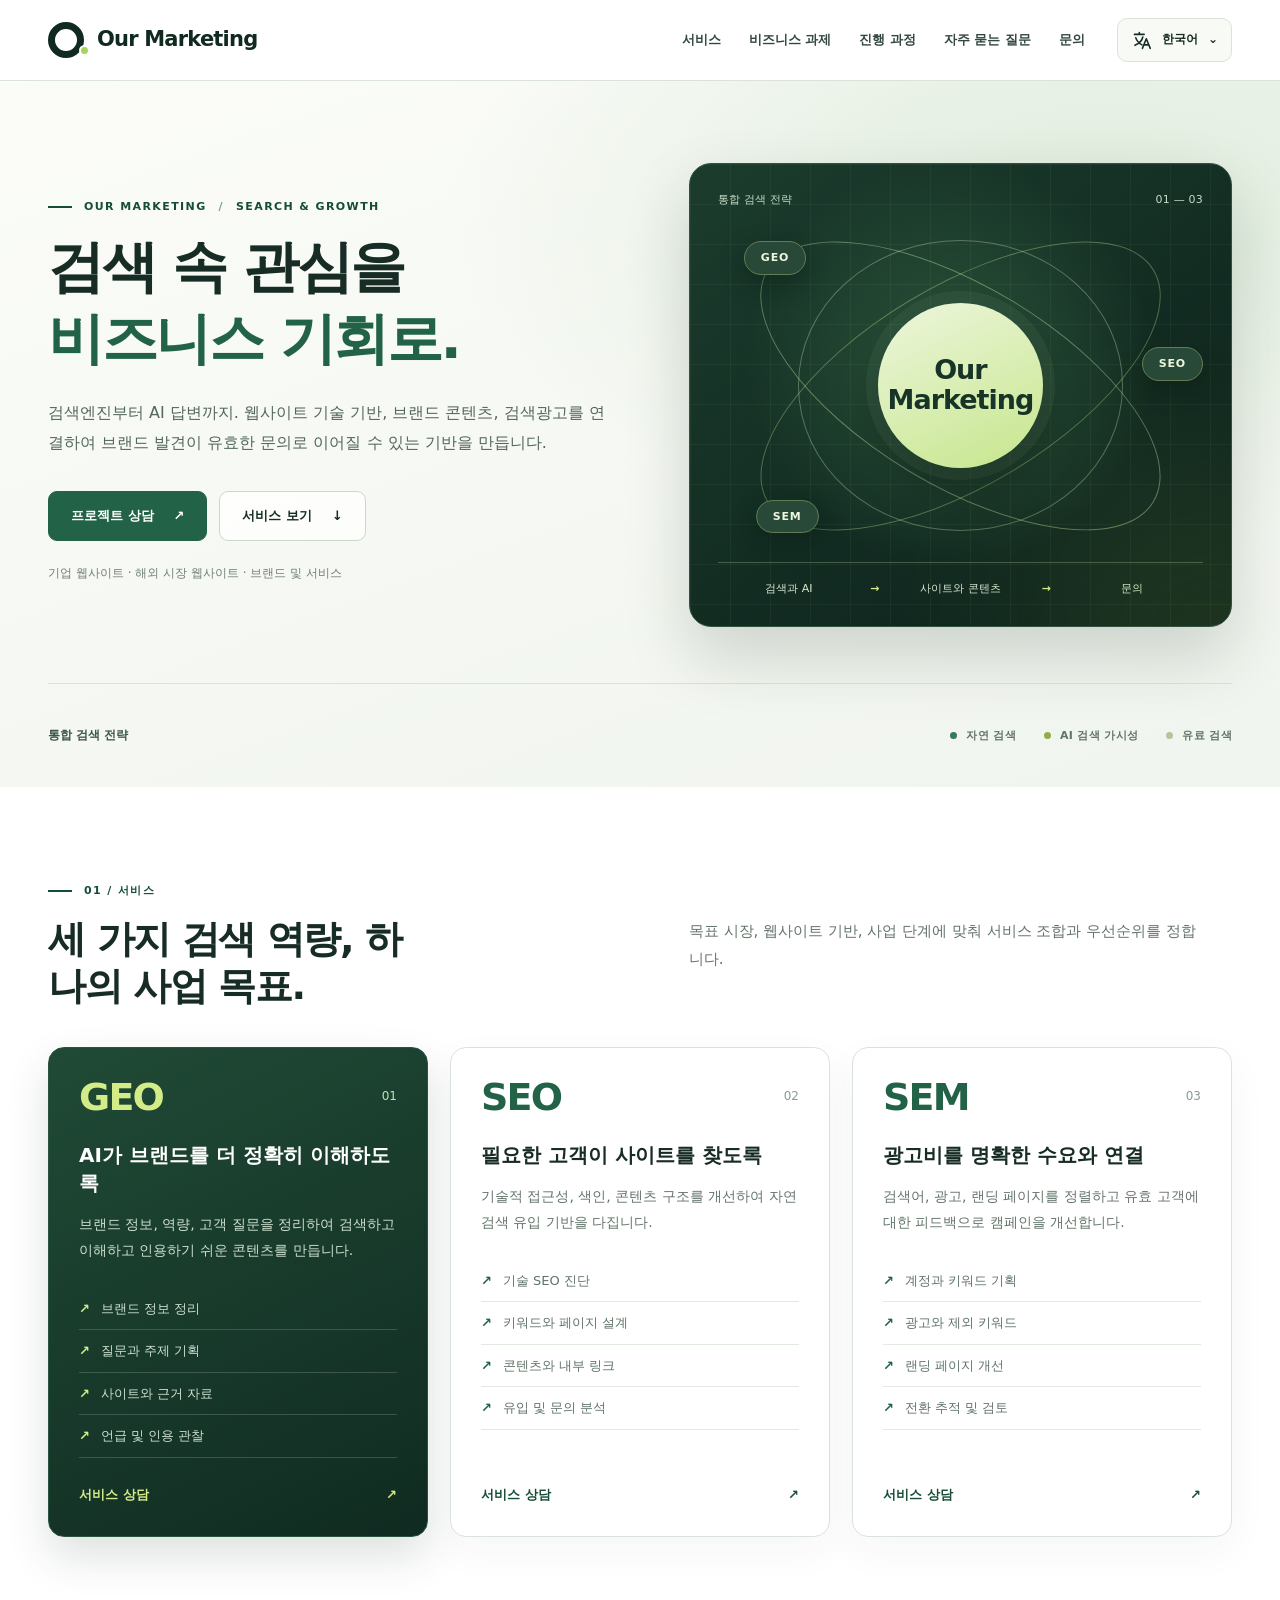
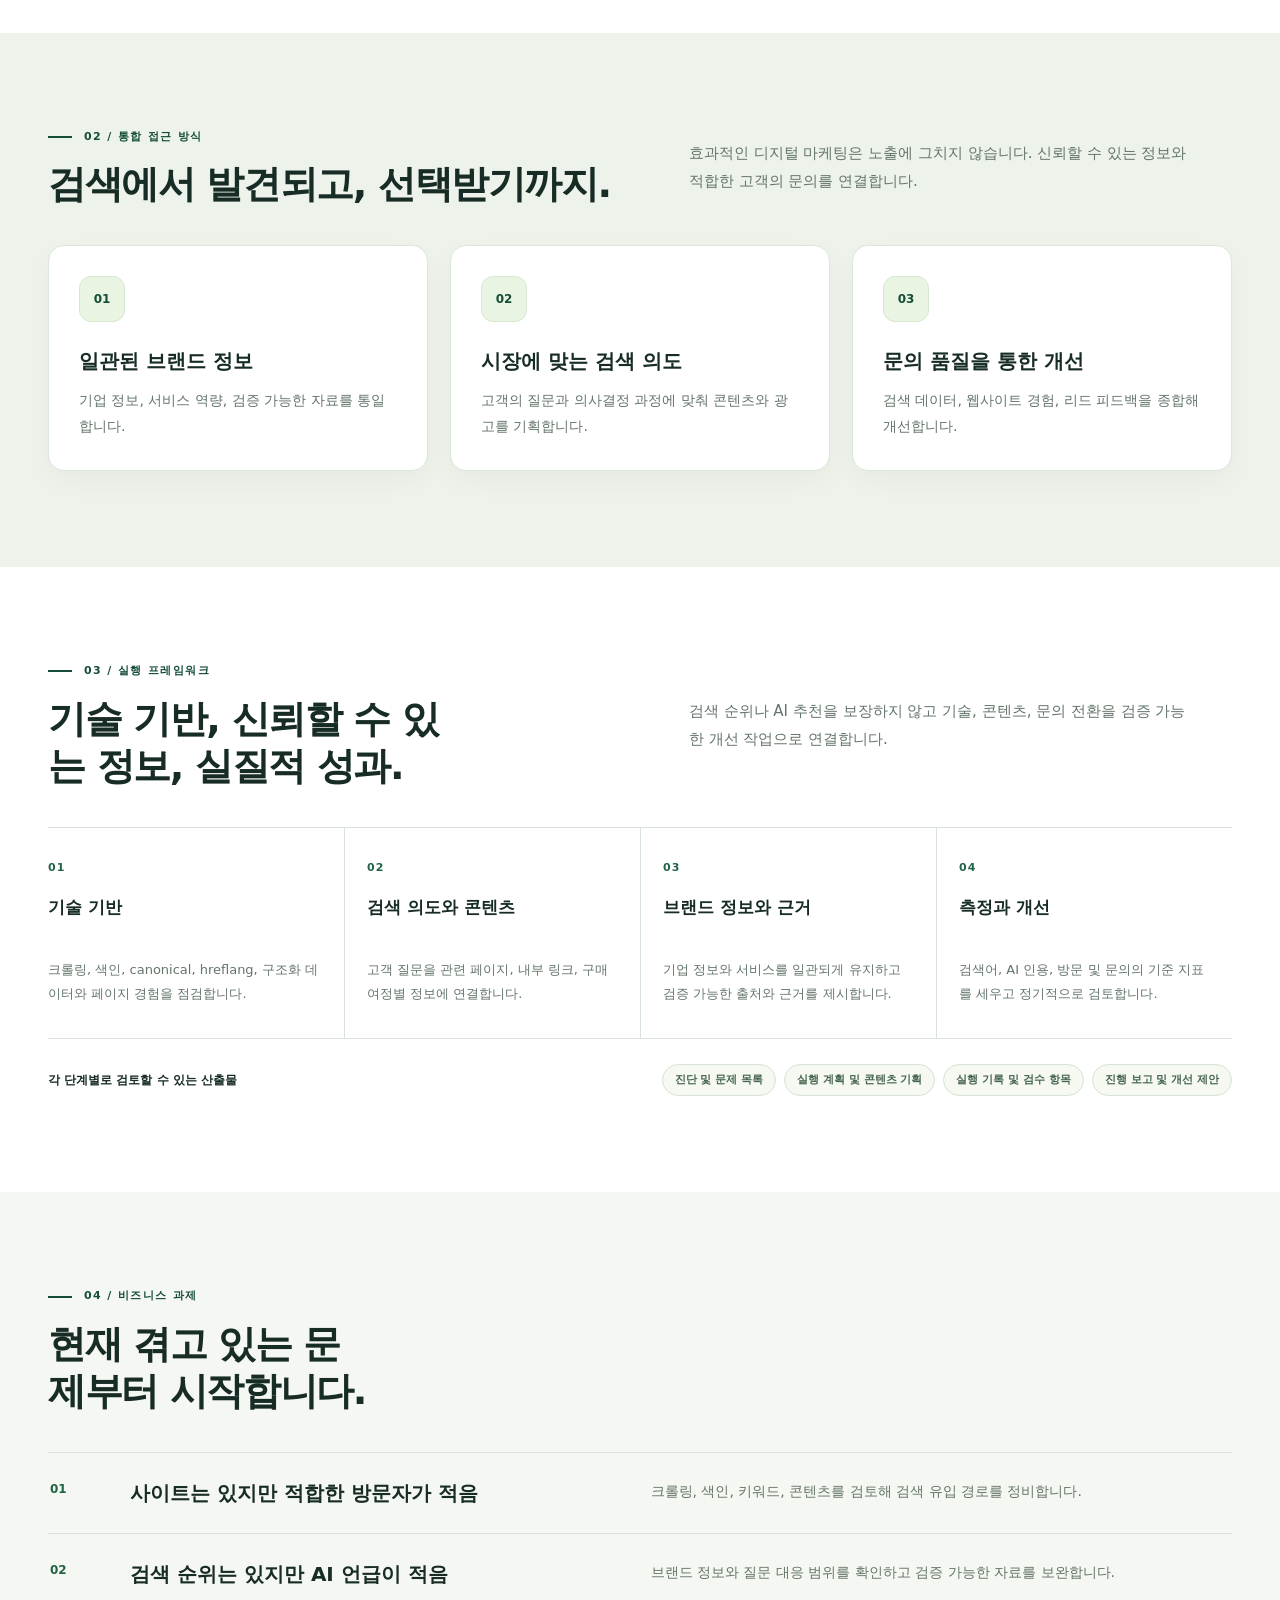
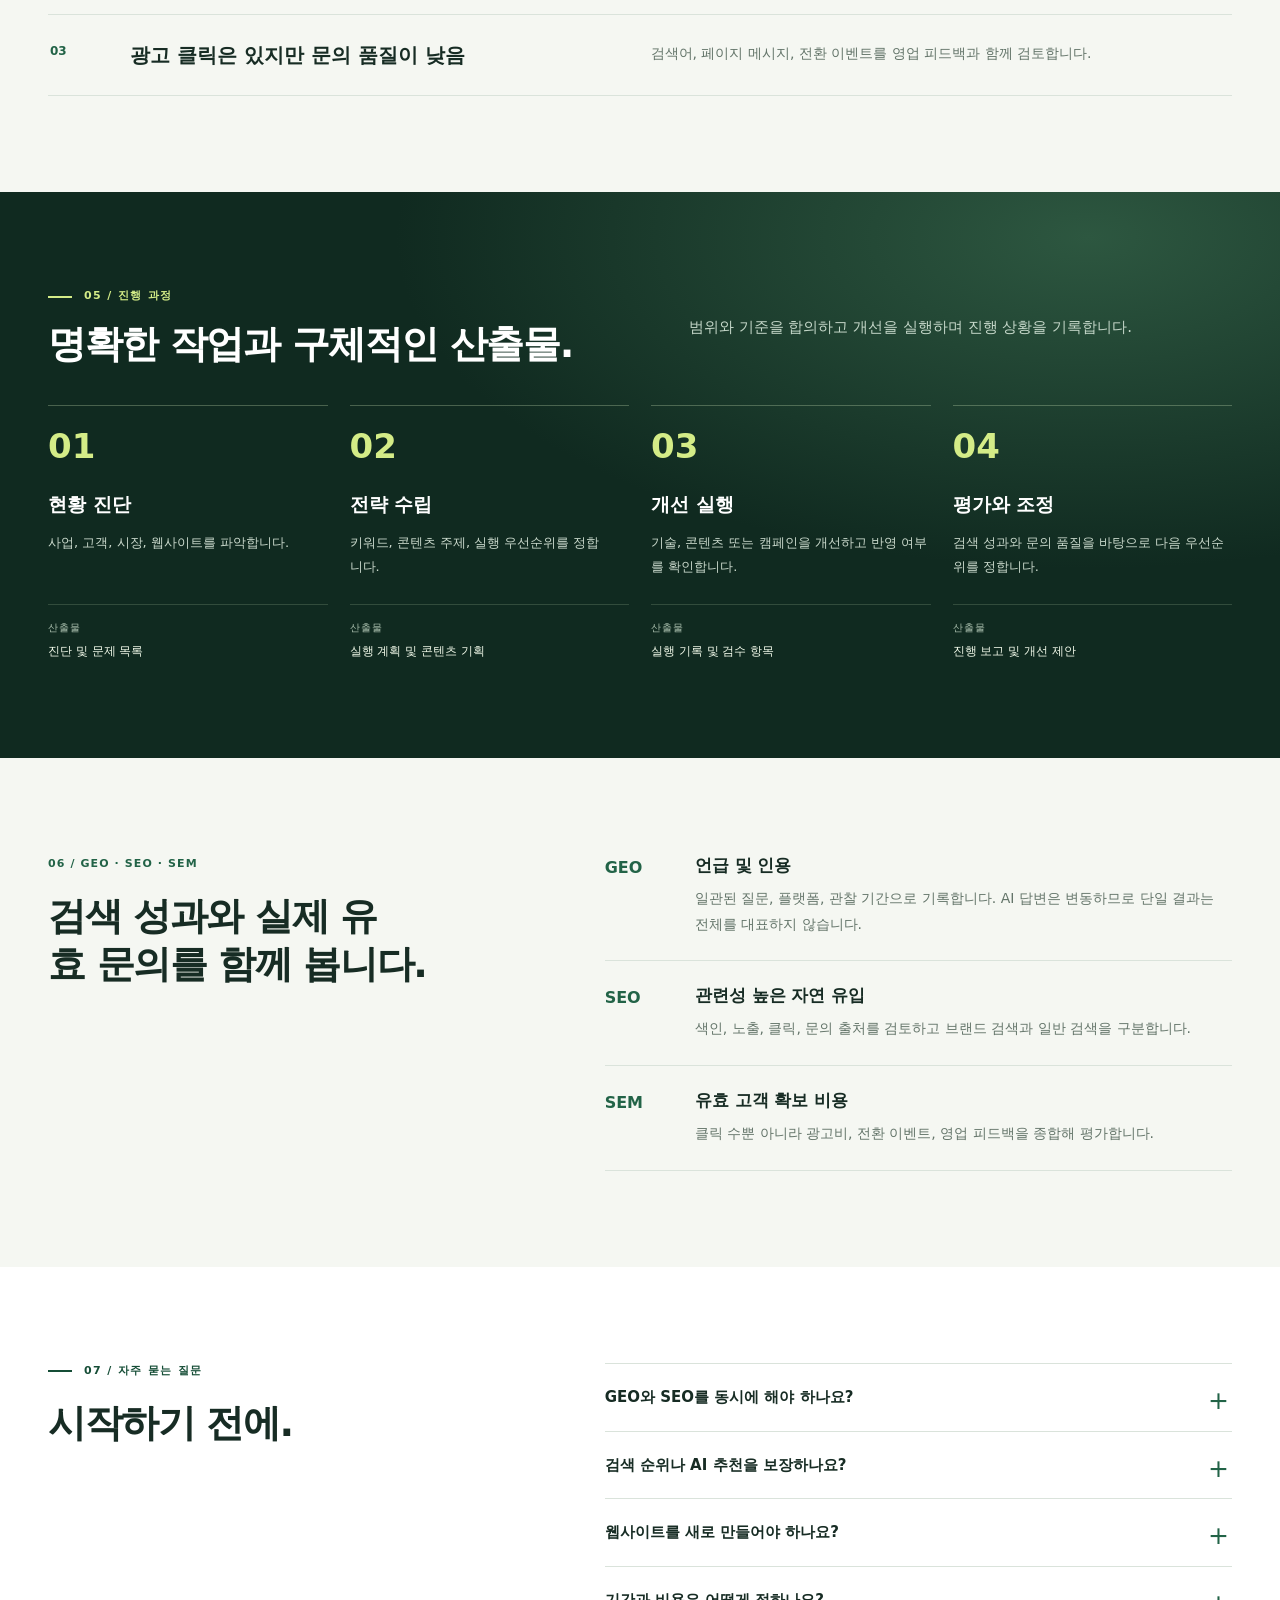
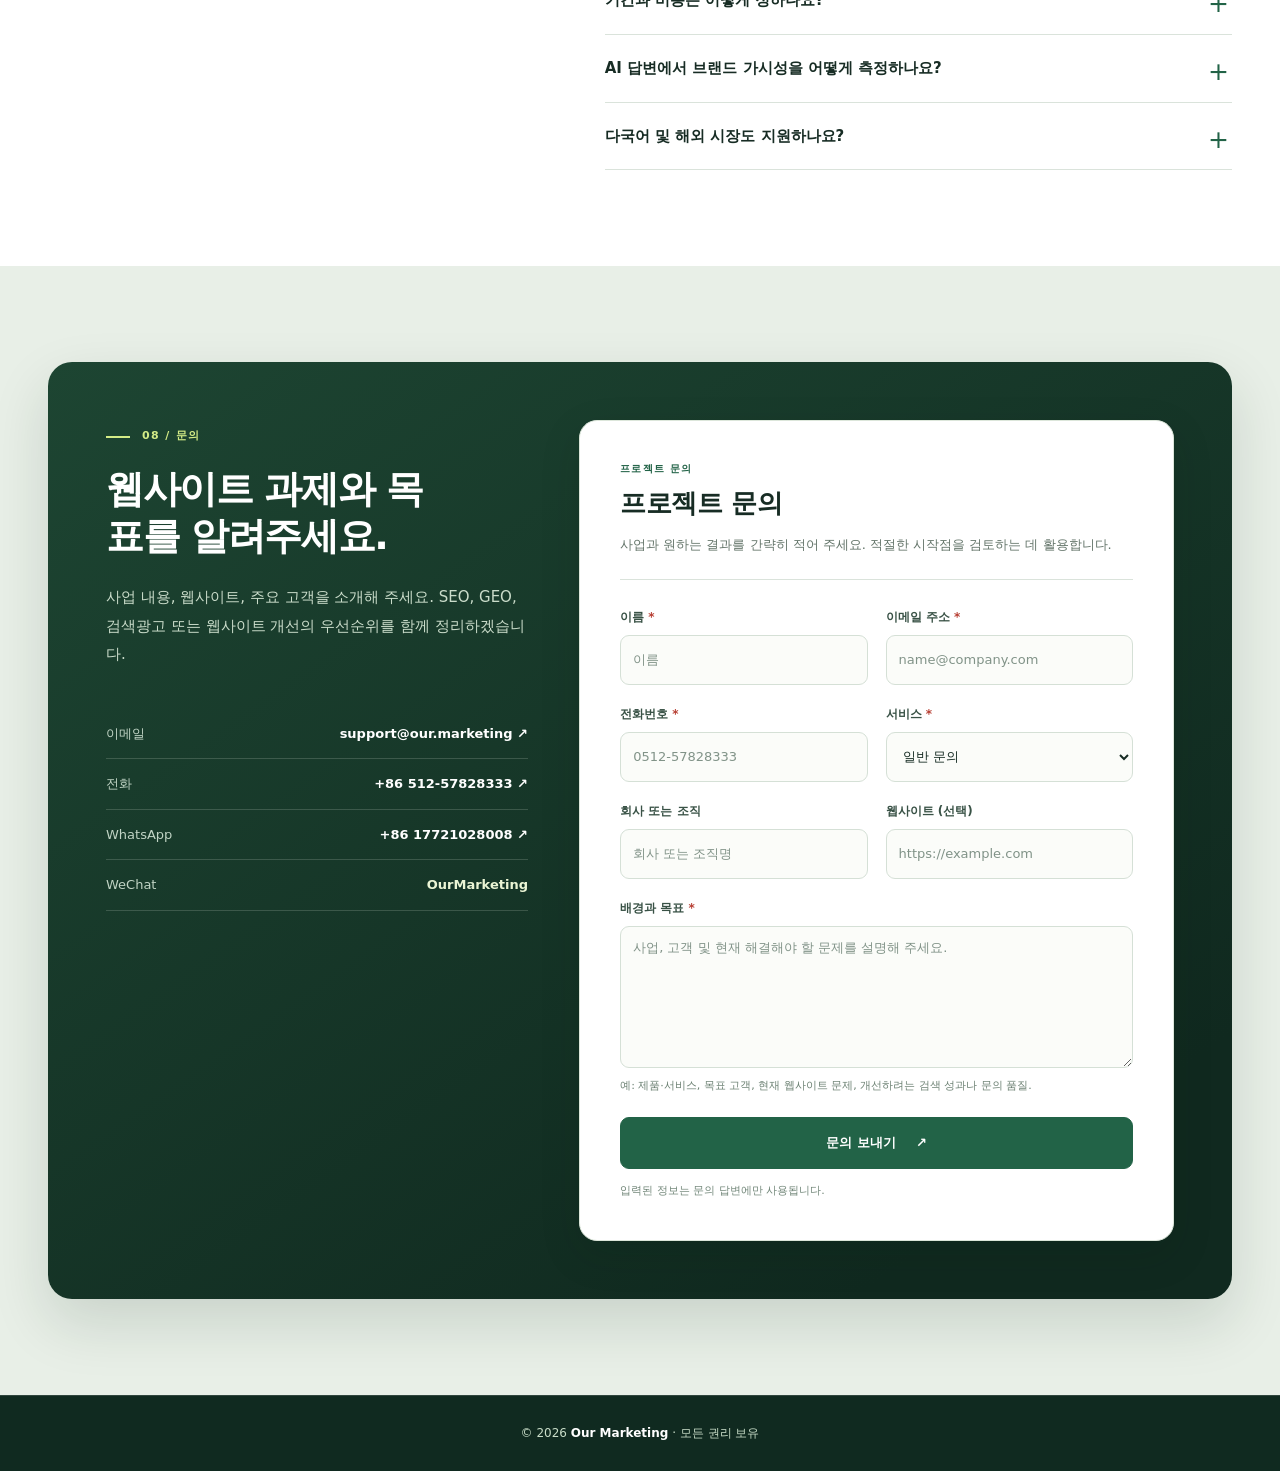
<file: ko/index.html>
<!doctype html>
<html lang="ko" dir="ltr"><head><meta charset="utf-8"><meta name="viewport" content="width=device-width,initial-scale=1"><meta name="theme-color" content="#163D32"><meta name="color-scheme" content="light">
<title>Our Marketing | SEO·GEO·SEM 디지털 마케팅</title><meta name="description" content="기업을 위한 SEO, GEO 및 검색광고 전략. 기술 SEO, AI가 이해하기 쉬운 브랜드 콘텐츠, 글로벌 검색 가시성과 유효 문의를 다룹니다."><meta name="robots" content="index,follow,max-image-preview:large"><link rel="canonical" href="https://our.marketing/ko/"><link rel="alternate" hreflang="zh-CN" href="https://our.marketing/"><link rel="alternate" hreflang="en" href="https://our.marketing/en/"><link rel="alternate" hreflang="zh-TW" href="https://our.marketing/zh-tw/"><link rel="alternate" hreflang="es" href="https://our.marketing/es/"><link rel="alternate" hreflang="fr" href="https://our.marketing/fr/"><link rel="alternate" hreflang="de" href="https://our.marketing/de/"><link rel="alternate" hreflang="pt" href="https://our.marketing/pt/"><link rel="alternate" hreflang="it" href="https://our.marketing/it/"><link rel="alternate" hreflang="ja" href="https://our.marketing/ja/"><link rel="alternate" hreflang="ko" href="https://our.marketing/ko/"><link rel="alternate" hreflang="ru" href="https://our.marketing/ru/"><link rel="alternate" hreflang="ar" href="https://our.marketing/ar/"><link rel="alternate" hreflang="x-default" href="https://our.marketing/en/">
<link rel="icon" href="../assets/favicon.svg" type="image/svg+xml"><link rel="preload" href="../assets/site.css" as="style"><link rel="stylesheet" href="../assets/site.css"><meta property="og:type" content="website"><meta property="og:site_name" content="Our Marketing"><meta property="og:title" content="Our Marketing | SEO·GEO·SEM 디지털 마케팅"><meta property="og:description" content="기업을 위한 SEO, GEO 및 검색광고 전략. 기술 SEO, AI가 이해하기 쉬운 브랜드 콘텐츠, 글로벌 검색 가시성과 유효 문의를 다룹니다."><meta property="og:url" content="https://our.marketing/ko/"><meta property="og:locale" content="ko_KR"><meta property="og:image" content="https://our.marketing/assets/og-cover.png"><meta property="og:image:type" content="image/png"><meta property="og:image:width" content="1200"><meta property="og:image:height" content="630"><meta property="og:image:alt" content="Our Marketing — SEO, GEO and search advertising services"><meta name="twitter:card" content="summary_large_image"><meta name="twitter:title" content="Our Marketing | SEO·GEO·SEM 디지털 마케팅"><meta name="twitter:description" content="기업을 위한 SEO, GEO 및 검색광고 전략. 기술 SEO, AI가 이해하기 쉬운 브랜드 콘텐츠, 글로벌 검색 가시성과 유효 문의를 다룹니다."><meta name="twitter:image" content="https://our.marketing/assets/og-cover.png"><meta name="twitter:image:alt" content="Our Marketing — SEO, GEO and SEM">
<script type="application/ld+json">{"@context": "https://schema.org", "@graph": [{"@type": "Organization", "@id": "https://our.marketing/#organization", "name": "Our Marketing", "url": "https://our.marketing/", "description": "SEO, GEO, search advertising and website optimisation services for businesses.", "email": "support@our.marketing", "telephone": "+86-512-57828333", "logo": {"@type": "ImageObject", "url": "https://our.marketing/assets/og-cover.png", "width": 1200, "height": 630}, "contactPoint": [{"@type": "ContactPoint", "contactType": "sales", "email": "support@our.marketing", "telephone": "+86-512-57828333"}]}, {"@type": "WebSite", "@id": "https://our.marketing/#website", "url": "https://our.marketing/", "name": "Our Marketing", "inLanguage": ["zh-CN", "en", "zh-TW", "es", "fr", "de", "pt", "it", "ja", "ko", "ru", "ar"], "publisher": {"@id": "https://our.marketing/#organization"}}, {"@type": "WebPage", "@id": "https://our.marketing/ko/#webpage", "url": "https://our.marketing/ko/", "name": "Our Marketing | SEO·GEO·SEM 디지털 마케팅", "description": "기업을 위한 SEO, GEO 및 검색광고 전략. 기술 SEO, AI가 이해하기 쉬운 브랜드 콘텐츠, 글로벌 검색 가시성과 유효 문의를 다룹니다.", "inLanguage": "ko", "isPartOf": {"@id": "https://our.marketing/#website"}, "about": {"@id": "https://our.marketing/#organization"}, "primaryImageOfPage": {"@type": "ImageObject", "url": "https://our.marketing/assets/og-cover.png", "width": 1200, "height": 630}, "mainEntity": {"@id": "https://our.marketing/ko/#services-list"}}, {"@type": "ItemList", "@id": "https://our.marketing/ko/#services-list", "name": "세 가지 검색 역량, 하나의 사업 목표.", "inLanguage": "ko", "itemListElement": [{"@type": "ListItem", "position": 1, "item": {"@id": "https://our.marketing/ko/#service-geo"}}, {"@type": "ListItem", "position": 2, "item": {"@id": "https://our.marketing/ko/#service-seo"}}, {"@type": "ListItem", "position": 3, "item": {"@id": "https://our.marketing/ko/#service-sem"}}]}, {"@type": "FAQPage", "@id": "https://our.marketing/ko/#faq", "url": "https://our.marketing/ko/#faq", "inLanguage": "ko", "mainEntity": [{"@type": "Question", "name": "GEO와 SEO를 동시에 해야 하나요?", "acceptedAnswer": {"@type": "Answer", "text": "반드시 그렇지는 않습니다. 기술과 콘텐츠 기반은 공유하지만 목적은 다릅니다. 현재 우선순위에 따라 단계적으로 진행할 수 있습니다."}}, {"@type": "Question", "name": "검색 순위나 AI 추천을 보장하나요?", "acceptedAnswer": {"@type": "Answer", "text": "고정 순위, 인용, AI 추천은 보장하지 않습니다. 합의된 범위, 검증 가능한 산출물, 진행 데이터를 기준으로 평가합니다."}}, {"@type": "Question", "name": "웹사이트를 새로 만들어야 하나요?", "acceptedAnswer": {"@type": "Answer", "text": "항상 필요한 것은 아닙니다. 접근성, 색인, 구조, 문의 경로를 먼저 평가하고 기존 사이트 개선을 우선합니다."}}, {"@type": "Question", "name": "기간과 비용은 어떻게 정하나요?", "acceptedAnswer": {"@type": "Answer", "text": "사이트 규모, 목표 시장, 작업량에 따라 정합니다. 산출물, 역할, 보고 주기를 사전에 합의하며 광고 예산과 서비스 비용은 별도입니다."}}, {"@type": "Question", "name": "AI 답변에서 브랜드 가시성을 어떻게 측정하나요?", "acceptedAnswer": {"@type": "Answer", "text": "고정 질문과 지정 플랫폼, 조사 일자를 기준으로 언급, 인용 출처, 정확성을 기록합니다. AI 답변은 달라질 수 있습니다."}}, {"@type": "Question", "name": "다국어 및 해외 시장도 지원하나요?", "acceptedAnswer": {"@type": "Answer", "text": "네. 시장별 검색 의도, 현지 용어, hreflang, 콘텐츠 품질과 문의 경로를 평가해 우선순위를 정합니다."}}]}, {"@type": "Service", "@id": "https://our.marketing/ko/#service-geo", "name": "AI가 브랜드를 더 정확히 이해하도록", "serviceType": "Generative Engine Optimization (GEO)", "description": "브랜드 정보, 역량, 고객 질문을 정리하여 검색하고 이해하고 인용하기 쉬운 콘텐츠를 만듭니다.", "url": "https://our.marketing/ko/#service-geo", "inLanguage": "ko", "provider": {"@id": "https://our.marketing/#organization"}}, {"@type": "Service", "@id": "https://our.marketing/ko/#service-seo", "name": "필요한 고객이 사이트를 찾도록", "serviceType": "Search Engine Optimization (SEO)", "description": "기술적 접근성, 색인, 콘텐츠 구조를 개선하여 자연 검색 유입 기반을 다집니다.", "url": "https://our.marketing/ko/#service-seo", "inLanguage": "ko", "provider": {"@id": "https://our.marketing/#organization"}}, {"@type": "Service", "@id": "https://our.marketing/ko/#service-sem", "name": "광고비를 명확한 수요와 연결", "serviceType": "Search Engine Marketing (SEM)", "description": "검색어, 광고, 랜딩 페이지를 정렬하고 유효 고객에 대한 피드백으로 캠페인을 개선합니다.", "url": "https://our.marketing/ko/#service-sem", "inLanguage": "ko", "provider": {"@id": "https://our.marketing/#organization"}}]}</script><script defer src="../assets/site.js"></script><noscript><style>nav{display:flex;position:static;flex-wrap:wrap}.navrow{flex-wrap:wrap;padding-block:12px}.menu-button{display:none}.contact-form button[type=submit]{display:none}</style></noscript></head>
<body><a class="skip" href="#main">본문으로 이동</a><header><div class="wrap navrow"><a class="brand" href="#top" aria-label="Our Marketing" title="Our Marketing"><span class="brand-mark" aria-hidden="true"></span>Our Marketing</a><nav id="main-nav" aria-label="메뉴"><a href="#services">서비스</a><a href="#solutions">비즈니스 과제</a><a href="#strategy">진행 과정</a><a href="#faq">자주 묻는 질문</a><a href="#contact">문의</a></nav><div class="tools"><details class="language"><summary aria-label="언어 선택"><svg class="globe" viewBox="0 0 24 24" aria-hidden="true" fill="none" stroke="currentColor" stroke-width="1.8" stroke-linecap="round" stroke-linejoin="round"><path d="M4 5h11M9.5 3v2M5.5 9c1.1 3.7 3.7 6.1 7 8M13.5 8c-.8 4-4.4 7.6-9 9.5"></path><path d="m13 21 4.5-11 4.5 11M14.6 17h5.8"></path></svg><span class="current-name">한국어</span><span aria-hidden="true">⌄</span></summary><div class="language-panel"><a data-language href="../index.html" lang="zh-CN" hreflang="zh-CN">简体中文</a><a data-language href="../en/index.html" lang="en" hreflang="en">English</a><a data-language href="../zh-tw/index.html" lang="zh-TW" hreflang="zh-TW">繁體中文</a><a data-language href="../es/index.html" lang="es" hreflang="es">Español</a><a data-language href="../fr/index.html" lang="fr" hreflang="fr">Français</a><a data-language href="../de/index.html" lang="de" hreflang="de">Deutsch</a><a data-language href="../pt/index.html" lang="pt" hreflang="pt">Português</a><a data-language href="../it/index.html" lang="it" hreflang="it">Italiano</a><a data-language href="../ja/index.html" lang="ja" hreflang="ja">日本語</a><a data-language href="../ko/index.html" lang="ko" hreflang="ko" aria-current="page">한국어</a><a data-language href="../ru/index.html" lang="ru" hreflang="ru">Русский</a><a data-language href="../ar/index.html" lang="ar" hreflang="ar">العربية</a></div></details><button class="menu-button" type="button" id="menu-toggle" aria-label="메뉴" aria-expanded="false" aria-controls="main-nav">☰</button></div></div></header>
<main id="main"><section class="hero" id="top"><div class="wrap"><div class="hero-grid"><div class="hero-copy"><span class="eyebrow" dir="ltr">OUR MARKETING <span aria-hidden="true">/</span> SEARCH &amp; GROWTH</span><h1>검색 속 관심을<em>비즈니스 기회로.</em></h1><p class="lead">검색엔진부터 AI 답변까지. 웹사이트 기술 기반, 브랜드 콘텐츠, 검색광고를 연결하여 브랜드 발견이 유효한 문의로 이어질 수 있는 기반을 만듭니다.</p><div class="actions"><a class="btn" href="#contact">프로젝트 상담<span aria-hidden="true">↗</span></a><a class="btn outline" href="#services">서비스 보기<span aria-hidden="true">↓</span></a></div><p class="micro">기업 웹사이트 · 해외 시장 웹사이트 · 브랜드 및 서비스</p></div><div class="hero-art"><div class="art-head"><span>통합 검색 전략</span><span dir="ltr">01 — 03</span></div><div class="art-graphic" role="img" aria-label="Our Marketing: integrated search strategy"><div class="art-ring" aria-hidden="true"></div><div class="art-ring second" aria-hidden="true"></div><div class="art-ring third" aria-hidden="true"></div><div class="core"><span>Our</span><span>Marketing</span></div><span class="node a">GEO</span><span class="node b">SEO</span><span class="node c">SEM</span></div><div class="art-bottom"><span>검색과 AI</span><b aria-hidden="true">→</b><span>사이트와 콘텐츠</span><b aria-hidden="true">→</b><span>문의</span></div></div></div><div class="platforms"><span class="channel-caption">통합 검색 전략</span><ul class="channel-list"><li><span class="channel-dot" aria-hidden="true"></span>자연 검색</li><li><span class="channel-dot" aria-hidden="true"></span>AI 검색 가시성</li><li><span class="channel-dot" aria-hidden="true"></span>유료 검색</li></ul></div></div></section>
<section id="services" class="section white"><div class="wrap"><div class="section-head"><div class="section-title"><span class="eyebrow">01 / 서비스</span><h2>세 가지 검색 역량, 하나의 사업 목표.</h2></div><p>목표 시장, 웹사이트 기반, 사업 단계에 맞춰 서비스 조합과 우선순위를 정합니다.</p></div><div class="services"><article id="service-geo" class="service featured"><div class="service-top"><span class="service-code" dir="ltr">GEO</span><small>01</small></div><h3>AI가 브랜드를 더 정확히 이해하도록</h3><p>브랜드 정보, 역량, 고객 질문을 정리하여 검색하고 이해하고 인용하기 쉬운 콘텐츠를 만듭니다.</p><ul><li>브랜드 정보 정리</li><li>질문과 주제 기획</li><li>사이트와 근거 자료</li><li>언급 및 인용 관찰</li></ul><a href="#contact" data-service="GEO">서비스 상담<span aria-hidden="true">↗</span></a></article><article id="service-seo" class="service "><div class="service-top"><span class="service-code" dir="ltr">SEO</span><small>02</small></div><h3>필요한 고객이 사이트를 찾도록</h3><p>기술적 접근성, 색인, 콘텐츠 구조를 개선하여 자연 검색 유입 기반을 다집니다.</p><ul><li>기술 SEO 진단</li><li>키워드와 페이지 설계</li><li>콘텐츠와 내부 링크</li><li>유입 및 문의 분석</li></ul><a href="#contact" data-service="SEO">서비스 상담<span aria-hidden="true">↗</span></a></article><article id="service-sem" class="service "><div class="service-top"><span class="service-code" dir="ltr">SEM</span><small>03</small></div><h3>광고비를 명확한 수요와 연결</h3><p>검색어, 광고, 랜딩 페이지를 정렬하고 유효 고객에 대한 피드백으로 캠페인을 개선합니다.</p><ul><li>계정과 키워드 기획</li><li>광고와 제외 키워드</li><li>랜딩 페이지 개선</li><li>전환 추적 및 검토</li></ul><a href="#contact" data-service="SEM">서비스 상담<span aria-hidden="true">↗</span></a></article></div></div></section>
<section id="approach" class="section approach-section"><div class="wrap"><div class="section-head"><div class="section-title"><span class="eyebrow">02 / 통합 접근 방식</span><h2>검색에서 발견되고, 선택받기까지.</h2></div><p>효과적인 디지털 마케팅은 노출에 그치지 않습니다. 신뢰할 수 있는 정보와 적합한 고객의 문의를 연결합니다.</p></div><div class="value-grid"><article class="value-card"><span class="value-icon" aria-hidden="true">01</span><h3>일관된 브랜드 정보</h3><p>기업 정보, 서비스 역량, 검증 가능한 자료를 통일합니다.</p></article><article class="value-card"><span class="value-icon" aria-hidden="true">02</span><h3>시장에 맞는 검색 의도</h3><p>고객의 질문과 의사결정 과정에 맞춰 콘텐츠와 광고를 기획합니다.</p></article><article class="value-card"><span class="value-icon" aria-hidden="true">03</span><h3>문의 품질을 통한 개선</h3><p>검색 데이터, 웹사이트 경험, 리드 피드백을 종합해 개선합니다.</p></article></div></div></section>
<section id="framework" class="section framework-section"><div class="wrap"><div class="section-head"><div class="section-title"><span class="eyebrow">03 / 실행 프레임워크</span><h2>기술 기반, 신뢰할 수 있는 정보, 실질적 성과.</h2></div><p>검색 순위나 AI 추천을 보장하지 않고 기술, 콘텐츠, 문의 전환을 검증 가능한 개선 작업으로 연결합니다.</p></div><div class="framework-grid"><article class="framework-item"><span class="framework-index" dir="ltr">01</span><h3>기술 기반</h3><p>크롤링, 색인, canonical, hreflang, 구조화 데이터와 페이지 경험을 점검합니다.</p></article><article class="framework-item"><span class="framework-index" dir="ltr">02</span><h3>검색 의도와 콘텐츠</h3><p>고객 질문을 관련 페이지, 내부 링크, 구매 여정별 정보에 연결합니다.</p></article><article class="framework-item"><span class="framework-index" dir="ltr">03</span><h3>브랜드 정보와 근거</h3><p>기업 정보와 서비스를 일관되게 유지하고 검증 가능한 출처와 근거를 제시합니다.</p></article><article class="framework-item"><span class="framework-index" dir="ltr">04</span><h3>측정과 개선</h3><p>검색어, AI 인용, 방문 및 문의의 기준 지표를 세우고 정기적으로 검토합니다.</p></article></div><div class="delivery-strip"><strong>각 단계별로 검토할 수 있는 산출물</strong><div class="delivery-items"><span>진단 및 문제 목록</span><span>실행 계획 및 콘텐츠 기획</span><span>실행 기록 및 검수 항목</span><span>진행 보고 및 개선 제안</span></div></div></div></section>
<section id="solutions" class="section"><div class="wrap"><div class="section-head"><div class="section-title"><span class="eyebrow">04 / 비즈니스 과제</span><h2>현재 겪고 있는 문제부터 시작합니다.</h2></div></div><div class="scenario-list"><article class="scenario"><span class="num" dir="ltr">01</span><h3>사이트는 있지만 적합한 방문자가 적음</h3><p>크롤링, 색인, 키워드, 콘텐츠를 검토해 검색 유입 경로를 정비합니다.</p></article><article class="scenario"><span class="num" dir="ltr">02</span><h3>검색 순위는 있지만 AI 언급이 적음</h3><p>브랜드 정보와 질문 대응 범위를 확인하고 검증 가능한 자료를 보완합니다.</p></article><article class="scenario"><span class="num" dir="ltr">03</span><h3>광고 클릭은 있지만 문의 품질이 낮음</h3><p>검색어, 페이지 메시지, 전환 이벤트를 영업 피드백과 함께 검토합니다.</p></article></div></div></section>
<section id="strategy" class="section dark"><div class="wrap"><div class="section-head"><div class="section-title"><span class="eyebrow">05 / 진행 과정</span><h2>명확한 작업과 구체적인 산출물.</h2></div><p>범위와 기준을 합의하고 개선을 실행하며 진행 상황을 기록합니다.</p></div><div class="process"><article class="step"><span class="number">01</span><h3>현황 진단</h3><p>사업, 고객, 시장, 웹사이트를 파악합니다.</p><div class="output"><span>산출물</span>진단 및 문제 목록</div></article><article class="step"><span class="number">02</span><h3>전략 수립</h3><p>키워드, 콘텐츠 주제, 실행 우선순위를 정합니다.</p><div class="output"><span>산출물</span>실행 계획 및 콘텐츠 기획</div></article><article class="step"><span class="number">03</span><h3>개선 실행</h3><p>기술, 콘텐츠 또는 캠페인을 개선하고 반영 여부를 확인합니다.</p><div class="output"><span>산출물</span>실행 기록 및 검수 항목</div></article><article class="step"><span class="number">04</span><h3>평가와 조정</h3><p>검색 성과와 문의 품질을 바탕으로 다음 우선순위를 정합니다.</p><div class="output"><span>산출물</span>진행 보고 및 개선 제안</div></article></div></div></section>
<section id="visibility" class="section"><div class="wrap split"><div><span class="section-num">06 / GEO · SEO · SEM</span><h2>검색 성과와 실제 유효 문의를 함께 봅니다.</h2></div><div><article class="measure-row"><strong dir="ltr">GEO</strong><div><h3>언급 및 인용</h3><p>일관된 질문, 플랫폼, 관찰 기간으로 기록합니다. AI 답변은 변동하므로 단일 결과는 전체를 대표하지 않습니다.</p></div></article><article class="measure-row"><strong dir="ltr">SEO</strong><div><h3>관련성 높은 자연 유입</h3><p>색인, 노출, 클릭, 문의 출처를 검토하고 브랜드 검색과 일반 검색을 구분합니다.</p></div></article><article class="measure-row"><strong dir="ltr">SEM</strong><div><h3>유효 고객 확보 비용</h3><p>클릭 수뿐 아니라 광고비, 전환 이벤트, 영업 피드백을 종합해 평가합니다.</p></div></article></div></div></section>
<section id="faq" class="section white"><div class="wrap split"><div><span class="eyebrow">07 / 자주 묻는 질문</span><h2>시작하기 전에.</h2></div><div class="faq-list"><details><summary>GEO와 SEO를 동시에 해야 하나요?</summary><p>반드시 그렇지는 않습니다. 기술과 콘텐츠 기반은 공유하지만 목적은 다릅니다. 현재 우선순위에 따라 단계적으로 진행할 수 있습니다.</p></details><details><summary>검색 순위나 AI 추천을 보장하나요?</summary><p>고정 순위, 인용, AI 추천은 보장하지 않습니다. 합의된 범위, 검증 가능한 산출물, 진행 데이터를 기준으로 평가합니다.</p></details><details><summary>웹사이트를 새로 만들어야 하나요?</summary><p>항상 필요한 것은 아닙니다. 접근성, 색인, 구조, 문의 경로를 먼저 평가하고 기존 사이트 개선을 우선합니다.</p></details><details><summary>기간과 비용은 어떻게 정하나요?</summary><p>사이트 규모, 목표 시장, 작업량에 따라 정합니다. 산출물, 역할, 보고 주기를 사전에 합의하며 광고 예산과 서비스 비용은 별도입니다.</p></details><details><summary>AI 답변에서 브랜드 가시성을 어떻게 측정하나요?</summary><p>고정 질문과 지정 플랫폼, 조사 일자를 기준으로 언급, 인용 출처, 정확성을 기록합니다. AI 답변은 달라질 수 있습니다.</p></details><details><summary>다국어 및 해외 시장도 지원하나요?</summary><p>네. 시장별 검색 의도, 현지 용어, hreflang, 콘텐츠 품질과 문의 경로를 평가해 우선순위를 정합니다.</p></details></div></div></section>
<section id="contact" class="section"><div class="wrap"><div class="contact-panel"><div class="contact-info"><span class="eyebrow">08 / 문의</span><h2>웹사이트 과제와 목표를 알려주세요.</h2><p class="intro">사업 내용, 웹사이트, 주요 고객을 소개해 주세요. SEO, GEO, 검색광고 또는 웹사이트 개선의 우선순위를 함께 정리하겠습니다.</p><div class="contact-list"><div class="contact-line"><span>이메일</span><a dir="ltr" href="mailto:support@our.marketing">support@our.marketing ↗</a></div><div class="contact-line"><span>전화</span><a dir="ltr" href="tel:+8651257828333">+86 512-57828333 ↗</a></div><div class="contact-line"><span>WhatsApp</span><a dir="ltr" target="_blank" rel="noopener noreferrer" href="https://wa.me/8617721028008">+86 17721028008 ↗</a></div><div class="contact-line"><span>WeChat</span><strong class="wechat-id" dir="ltr">OurMarketing</strong></div></div></div><form class="contact-form" id="brief-form" novalidate><div class="form-heading"><span class="form-kicker">프로젝트 문의</span><h3>프로젝트 문의</h3><p class="form-intro">사업과 원하는 결과를 간략히 적어 주세요. 적절한 시작점을 검토하는 데 활용합니다.</p></div>
<div class="form-grid"><label for="name">이름 <span class="asterisk" aria-label="필수">*</span><input id="name" name="name" required autocomplete="name" maxlength="80" placeholder="이름"></label><label for="email">이메일 주소 <span class="asterisk" aria-label="필수">*</span><input id="email" name="email" type="email" required autocomplete="email" maxlength="120" inputmode="email" dir="ltr" placeholder="name@company.com"></label>
<label for="phone">전화번호 <span class="asterisk" aria-label="필수">*</span><input id="phone" name="phone" type="tel" required autocomplete="tel" maxlength="36" inputmode="tel" dir="ltr" placeholder="0512-57828333"></label><label for="service-select">서비스 <span class="asterisk" aria-label="필수">*</span><select id="service-select" name="service" required><option value="general">일반 문의</option><option value="GEO">GEO · AI 검색 최적화</option><option value="SEO">SEO · 자연 검색 최적화</option><option value="SEM">SEM · 검색 광고</option><option value="website">웹사이트 제작 및 최적화</option><option value="strategy">통합 마케팅 전략</option></select></label>
<label for="company">회사 또는 조직<input id="company" name="company" autocomplete="organization" maxlength="120" placeholder="회사 또는 조직명"></label><label for="website">웹사이트 (선택)<input id="website" name="website" dir="ltr" type="url" inputmode="url" autocomplete="url" maxlength="250" placeholder="https://example.com"></label></div>
<label class="message-label" for="message">배경과 목표 <span class="asterisk" aria-label="필수">*</span><textarea id="message" name="message" required minlength="5" maxlength="2500" rows="5" aria-describedby="message-hint" placeholder="사업, 고객 및 현재 해결해야 할 문제를 설명해 주세요."></textarea><span id="message-hint" class="field-help">예: 제품·서비스, 목표 고객, 현재 웹사이트 문제, 개선하려는 검색 성과나 문의 품질.</span></label>
<div class="hp-field" aria-hidden="true"><label for="extra-fax">Fax<input type="text" name="fax" id="extra-fax" tabindex="-1" autocomplete="off"></label></div>
<button class="btn submit-btn" type="submit" disabled><span class="submit-text">문의 보내기</span><span aria-hidden="true">↗</span></button><p class="form-privacy">입력된 정보는 문의 답변에만 사용됩니다.</p><div class="status" role="status" aria-live="polite" aria-atomic="true" tabindex="-1" id="form-status"></div><noscript><p><a href="mailto:support@our.marketing">support@our.marketing</a></p></noscript></form></div></div></section></main>
<footer class="footer"><div class="wrap"><div class="footer-row"><span>© 2026 <a href="https://our.marketing/" title="Our Marketing" dir="ltr">Our Marketing</a> · 모든 권리 보유</span></div></div></footer><script id="page-config" type="application/json">{"lang": "ko", "form": {"email": "이메일 주소", "phone": "전화번호", "company": "회사 또는 조직", "website": "웹사이트 (선택)", "required": "필수", "optional": "선택", "submit": "문의 보내기", "sending": "전송 중…", "success": "문의가 정상적으로 전송되었습니다. 남겨주신 연락처로 답변드리겠습니다.", "failure": "전송하지 못했습니다. 다시 시도하거나 support@our.marketing으로 연락해 주세요.", "timeout": "전송 시간이 초과되었습니다. 네트워크를 확인해 주세요.", "invalid": "이름, 이메일, 전화번호, 메시지를 확인해 주세요.", "phone_invalid": "유효한 국제 전화번호를 입력해 주세요 (숫자 7~20자리).", "privacy": "입력된 정보는 문의 답변에만 사용됩니다.", "service_website": "웹사이트 제작 및 최적화", "service_strategy": "통합 마케팅 전략", "service_general": "일반 문의", "company_placeholder": "회사 또는 조직명", "email_placeholder": "name@company.com", "phone_placeholder": "0512-57828333", "service_geo": "GEO · AI 검색 최적화", "service_seo": "SEO · 자연 검색 최적화", "service_sem": "SEM · 검색 광고", "intro": "사업과 원하는 결과를 간략히 적어 주세요. 적절한 시작점을 검토하는 데 활용합니다.", "message_hint": "예: 제품·서비스, 목표 고객, 현재 웹사이트 문제, 개선하려는 검색 성과나 문의 품질.", "form_kicker": "프로젝트 문의"}}</script></body></html>
</file>
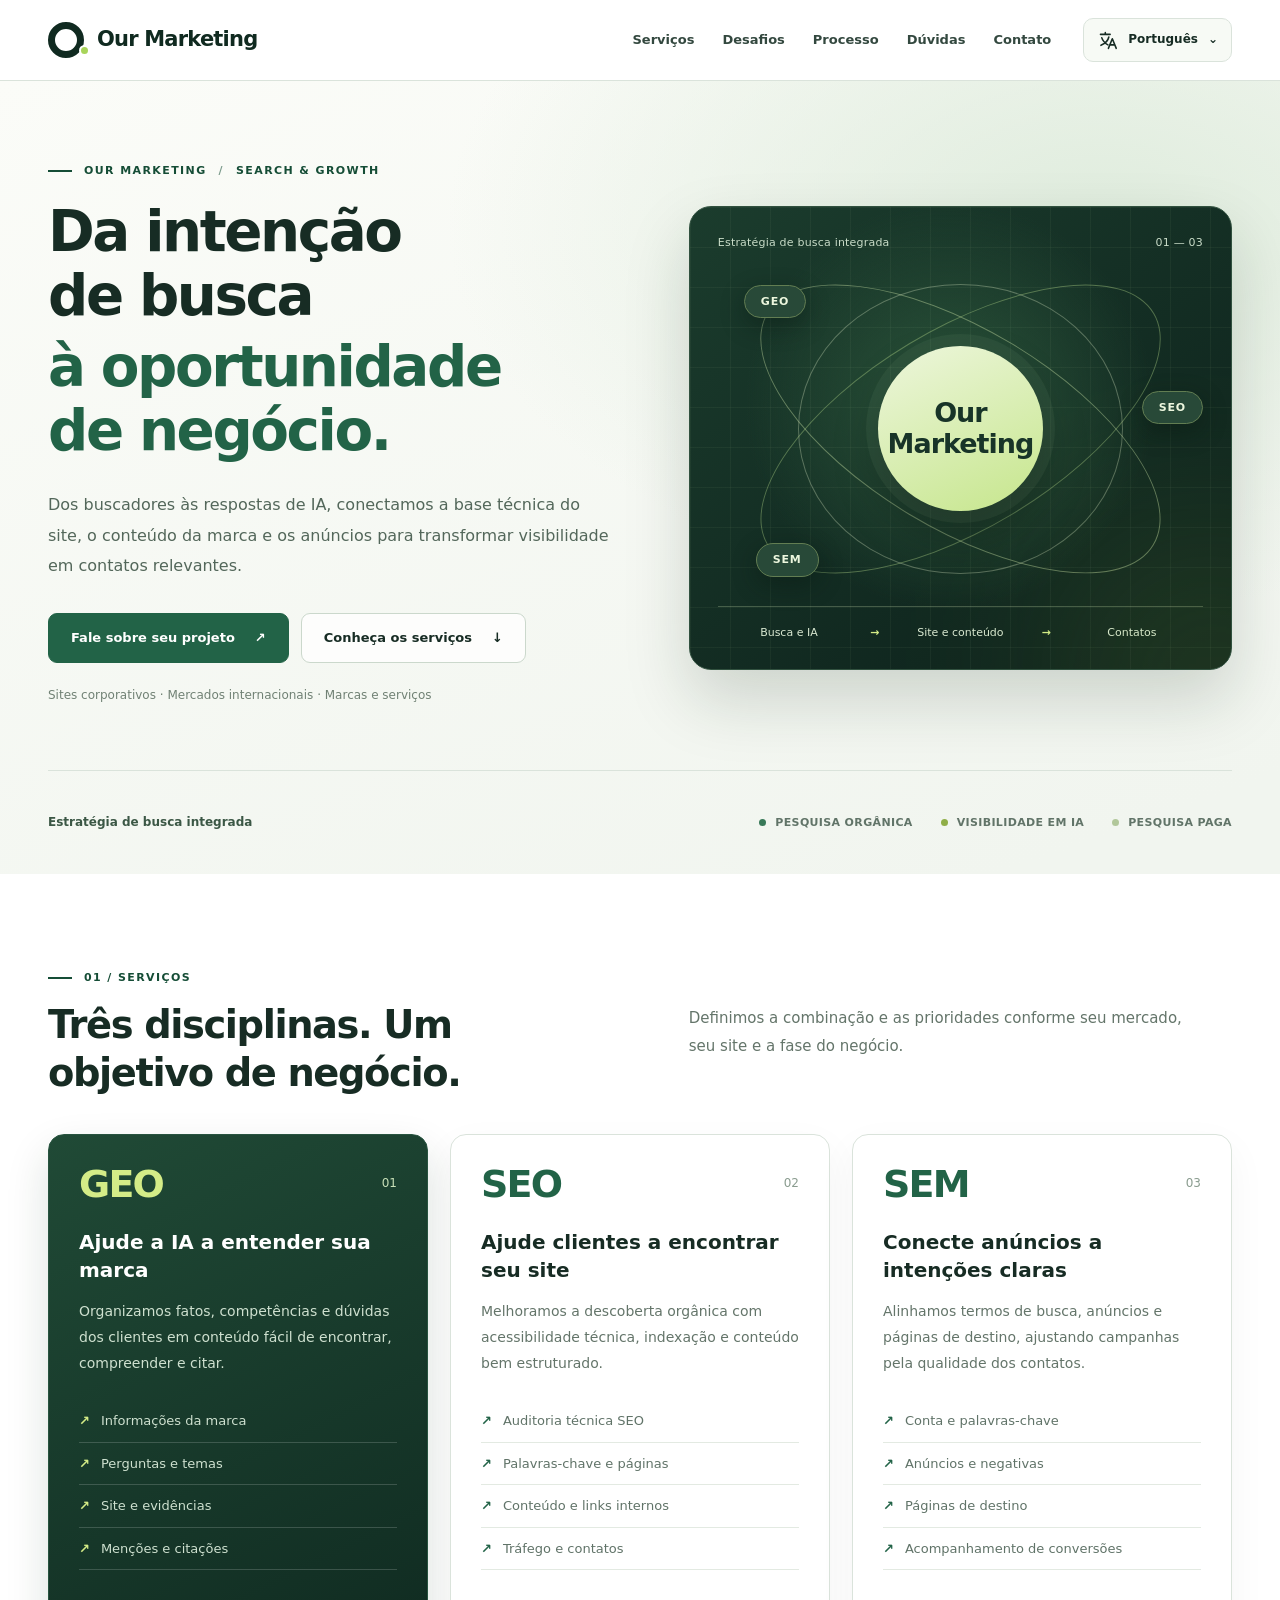
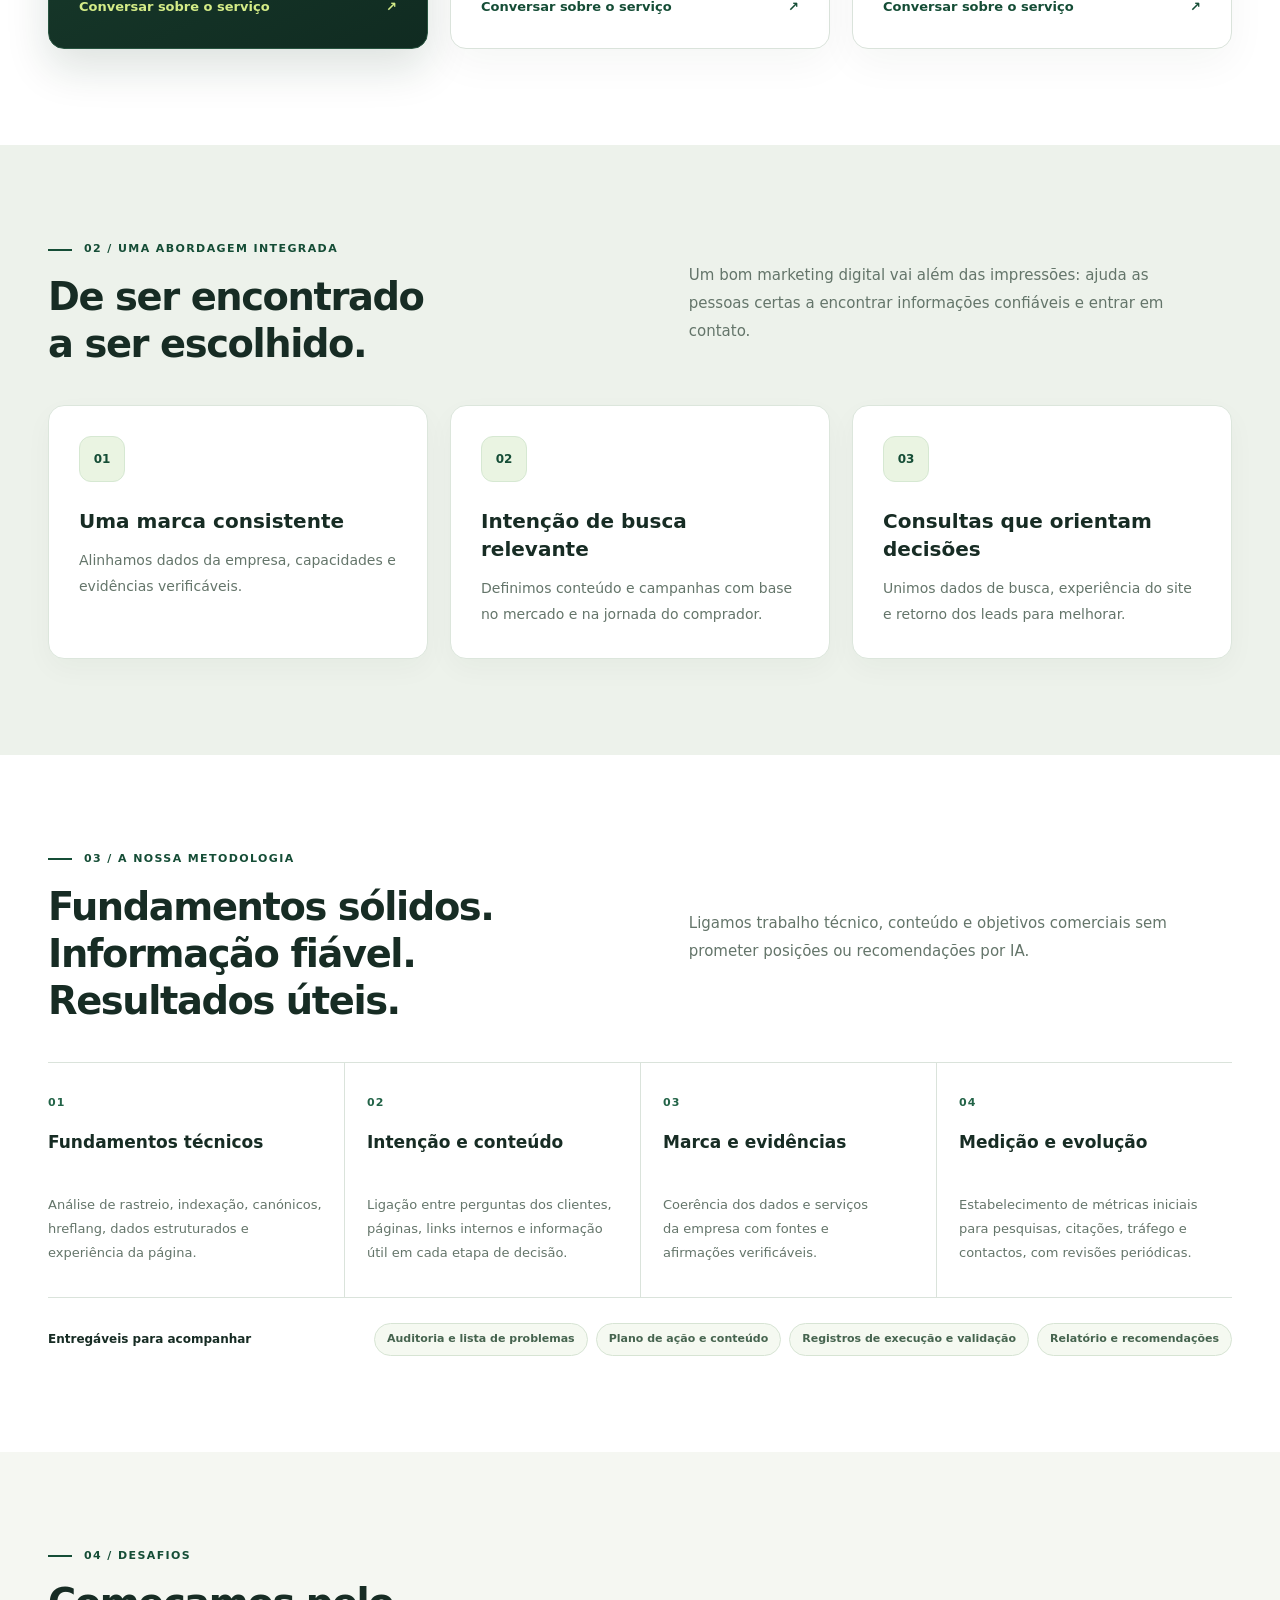
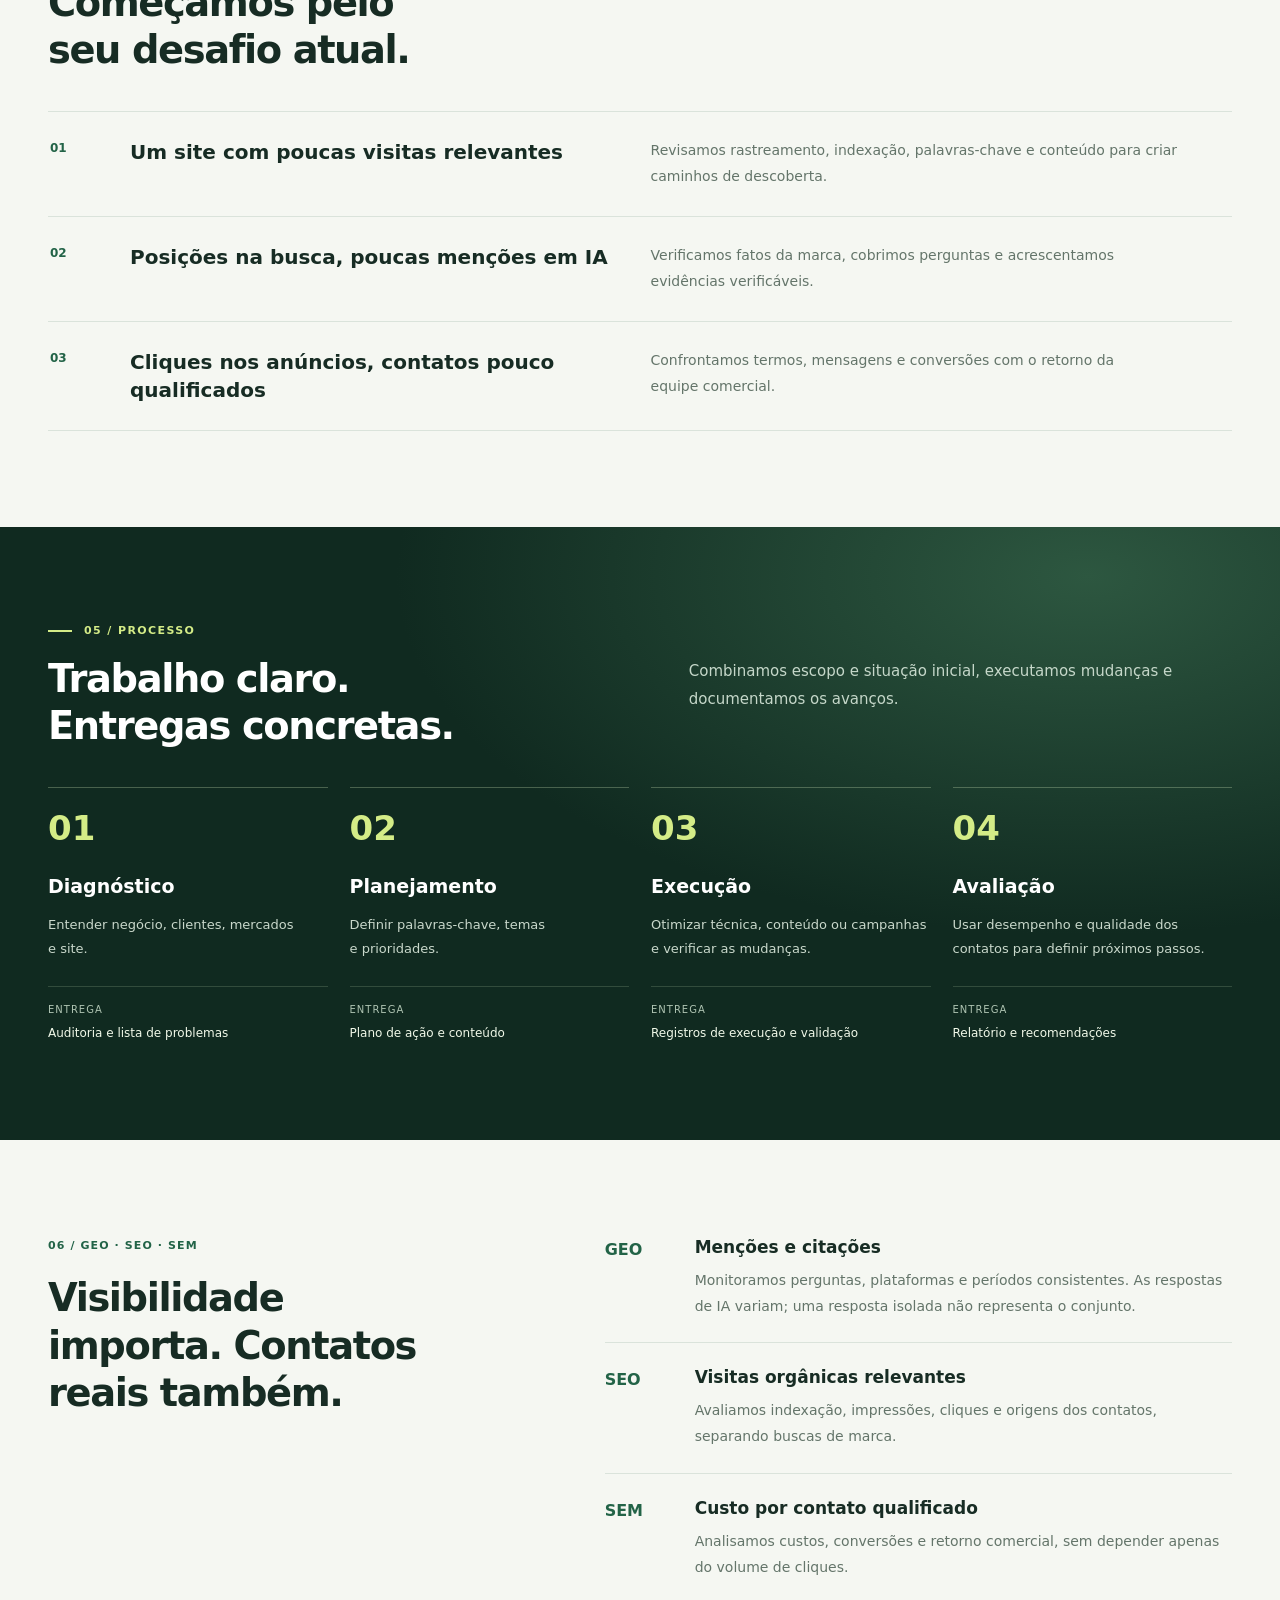
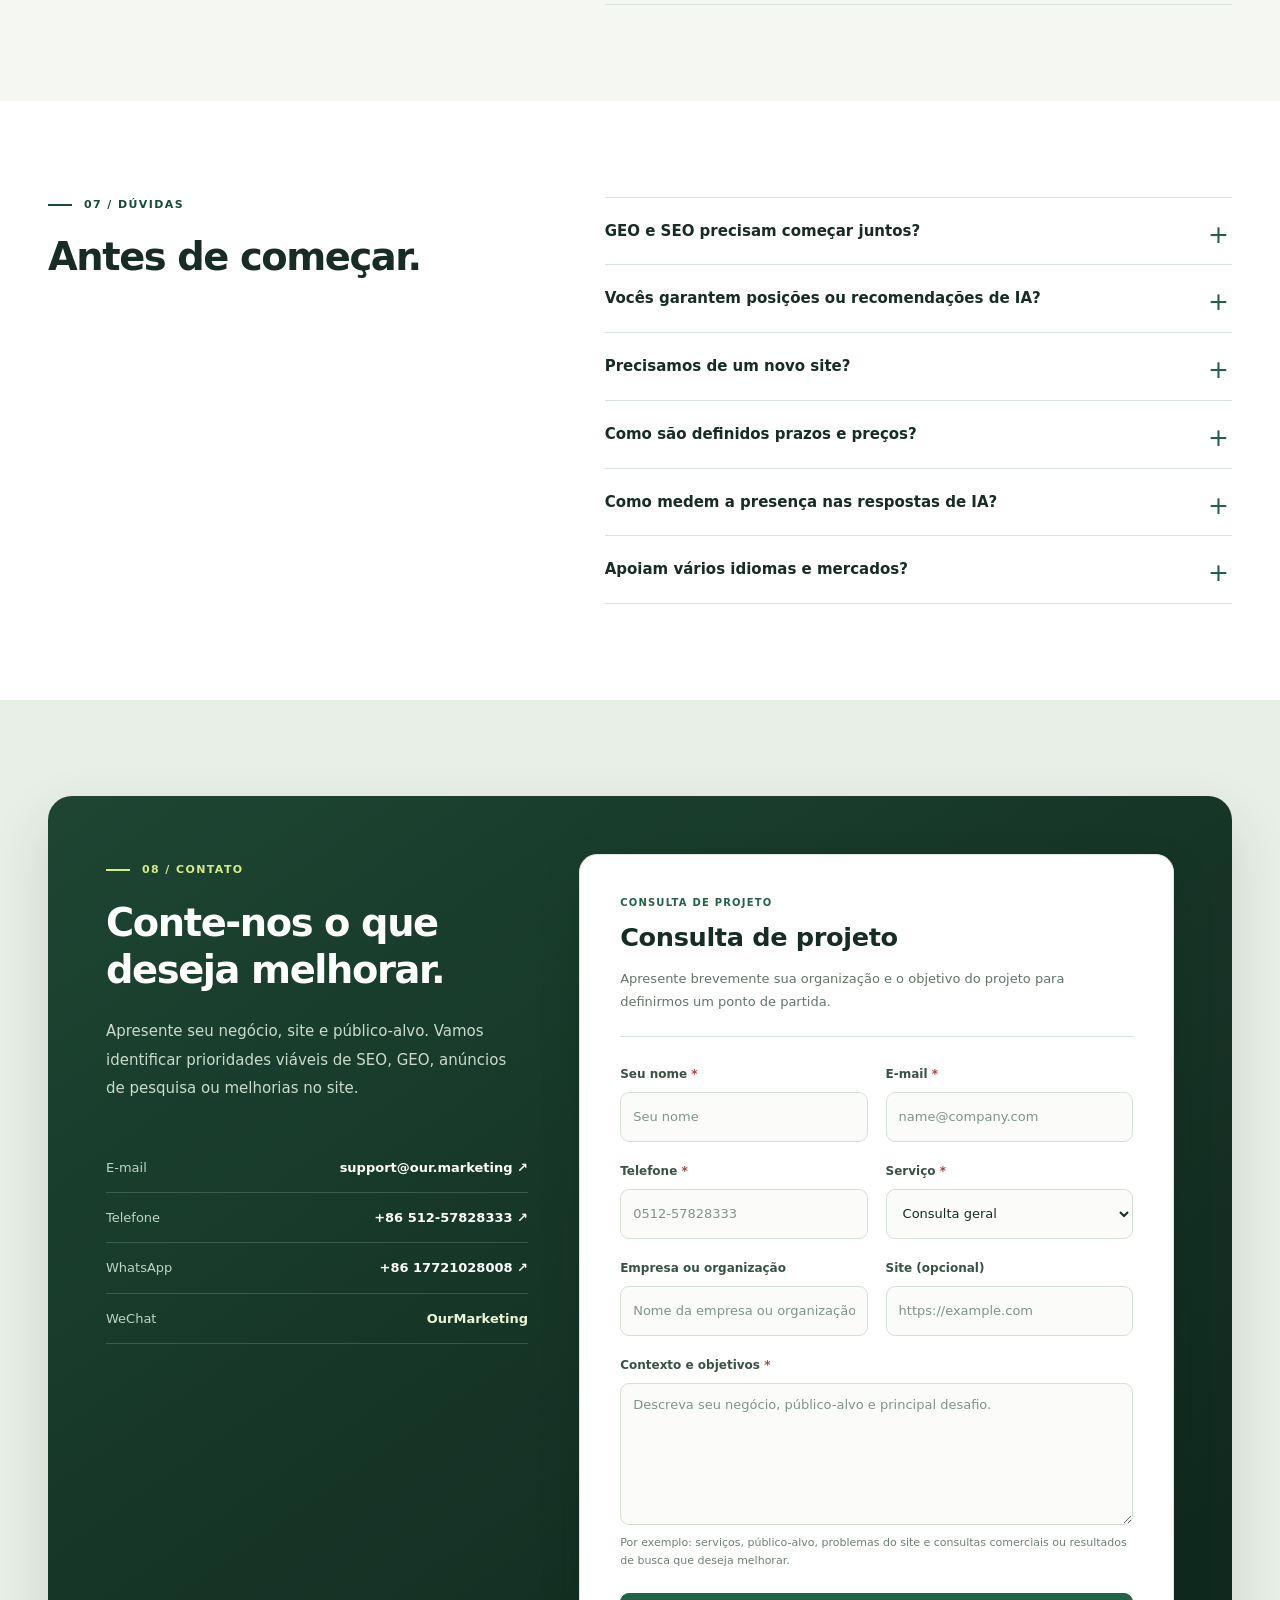
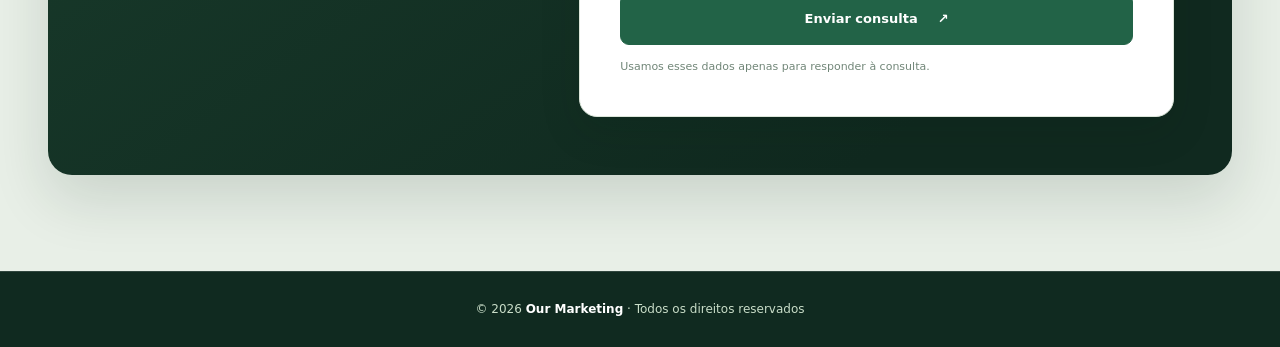
<file: pt/index.html>
<!doctype html>
<html lang="pt" dir="ltr"><head><meta charset="utf-8"><meta name="viewport" content="width=device-width,initial-scale=1"><meta name="theme-color" content="#163D32"><meta name="color-scheme" content="light">
<title>Our Marketing | Serviços de SEO, GEO e SEM</title><meta name="description" content="Estratégias de SEO, GEO e anúncios de pesquisa: bases técnicas, conteúdo de marca legível por IA, visibilidade internacional e contactos qualificados."><meta name="robots" content="index,follow,max-image-preview:large"><link rel="canonical" href="https://our.marketing/pt/"><link rel="alternate" hreflang="zh-CN" href="https://our.marketing/"><link rel="alternate" hreflang="en" href="https://our.marketing/en/"><link rel="alternate" hreflang="zh-TW" href="https://our.marketing/zh-tw/"><link rel="alternate" hreflang="es" href="https://our.marketing/es/"><link rel="alternate" hreflang="fr" href="https://our.marketing/fr/"><link rel="alternate" hreflang="de" href="https://our.marketing/de/"><link rel="alternate" hreflang="pt" href="https://our.marketing/pt/"><link rel="alternate" hreflang="it" href="https://our.marketing/it/"><link rel="alternate" hreflang="ja" href="https://our.marketing/ja/"><link rel="alternate" hreflang="ko" href="https://our.marketing/ko/"><link rel="alternate" hreflang="ru" href="https://our.marketing/ru/"><link rel="alternate" hreflang="ar" href="https://our.marketing/ar/"><link rel="alternate" hreflang="x-default" href="https://our.marketing/en/">
<link rel="icon" href="../assets/favicon.svg" type="image/svg+xml"><link rel="preload" href="../assets/site.css" as="style"><link rel="stylesheet" href="../assets/site.css"><meta property="og:type" content="website"><meta property="og:site_name" content="Our Marketing"><meta property="og:title" content="Our Marketing | Serviços de SEO, GEO e SEM"><meta property="og:description" content="Estratégias de SEO, GEO e anúncios de pesquisa: bases técnicas, conteúdo de marca legível por IA, visibilidade internacional e contactos qualificados."><meta property="og:url" content="https://our.marketing/pt/"><meta property="og:locale" content="pt_BR"><meta property="og:image" content="https://our.marketing/assets/og-cover.png"><meta property="og:image:type" content="image/png"><meta property="og:image:width" content="1200"><meta property="og:image:height" content="630"><meta property="og:image:alt" content="Our Marketing — SEO, GEO and search advertising services"><meta name="twitter:card" content="summary_large_image"><meta name="twitter:title" content="Our Marketing | Serviços de SEO, GEO e SEM"><meta name="twitter:description" content="Estratégias de SEO, GEO e anúncios de pesquisa: bases técnicas, conteúdo de marca legível por IA, visibilidade internacional e contactos qualificados."><meta name="twitter:image" content="https://our.marketing/assets/og-cover.png"><meta name="twitter:image:alt" content="Our Marketing — SEO, GEO and SEM">
<script type="application/ld+json">{"@context": "https://schema.org", "@graph": [{"@type": "Organization", "@id": "https://our.marketing/#organization", "name": "Our Marketing", "url": "https://our.marketing/", "description": "SEO, GEO, search advertising and website optimisation services for businesses.", "email": "support@our.marketing", "telephone": "+86-512-57828333", "logo": {"@type": "ImageObject", "url": "https://our.marketing/assets/og-cover.png", "width": 1200, "height": 630}, "contactPoint": [{"@type": "ContactPoint", "contactType": "sales", "email": "support@our.marketing", "telephone": "+86-512-57828333"}]}, {"@type": "WebSite", "@id": "https://our.marketing/#website", "url": "https://our.marketing/", "name": "Our Marketing", "inLanguage": ["zh-CN", "en", "zh-TW", "es", "fr", "de", "pt", "it", "ja", "ko", "ru", "ar"], "publisher": {"@id": "https://our.marketing/#organization"}}, {"@type": "WebPage", "@id": "https://our.marketing/pt/#webpage", "url": "https://our.marketing/pt/", "name": "Our Marketing | Serviços de SEO, GEO e SEM", "description": "Estratégias de SEO, GEO e anúncios de pesquisa: bases técnicas, conteúdo de marca legível por IA, visibilidade internacional e contactos qualificados.", "inLanguage": "pt", "isPartOf": {"@id": "https://our.marketing/#website"}, "about": {"@id": "https://our.marketing/#organization"}, "primaryImageOfPage": {"@type": "ImageObject", "url": "https://our.marketing/assets/og-cover.png", "width": 1200, "height": 630}, "mainEntity": {"@id": "https://our.marketing/pt/#services-list"}}, {"@type": "ItemList", "@id": "https://our.marketing/pt/#services-list", "name": "Três disciplinas. Um objetivo de negócio.", "inLanguage": "pt", "itemListElement": [{"@type": "ListItem", "position": 1, "item": {"@id": "https://our.marketing/pt/#service-geo"}}, {"@type": "ListItem", "position": 2, "item": {"@id": "https://our.marketing/pt/#service-seo"}}, {"@type": "ListItem", "position": 3, "item": {"@id": "https://our.marketing/pt/#service-sem"}}]}, {"@type": "FAQPage", "@id": "https://our.marketing/pt/#faq", "url": "https://our.marketing/pt/#faq", "inLanguage": "pt", "mainEntity": [{"@type": "Question", "name": "GEO e SEO precisam começar juntos?", "acceptedAnswer": {"@type": "Answer", "text": "Não necessariamente. Compartilham bases técnicas e conteúdo, mas têm objetivos distintos. O trabalho pode avançar por etapas."}}, {"@type": "Question", "name": "Vocês garantem posições ou recomendações de IA?", "acceptedAnswer": {"@type": "Answer", "text": "Não garantimos posições, citações ou recomendações fixas. Avaliamos escopo acordado, entregas verificáveis e dados de progresso."}}, {"@type": "Question", "name": "Precisamos de um novo site?", "acceptedAnswer": {"@type": "Answer", "text": "Nem sempre. Primeiro avaliamos acesso, indexação, estrutura e caminhos de contato. A reconstrução só é discutida quando necessária."}}, {"@type": "Question", "name": "Como são definidos prazos e preços?", "acceptedAnswer": {"@type": "Answer", "text": "Dependem do tamanho do site, dos mercados e do trabalho. Entregas, responsabilidades e relatórios são combinados antes. Verba de mídia e honorários são separados."}}, {"@type": "Question", "name": "Como medem a presença nas respostas de IA?", "acceptedAnswer": {"@type": "Answer", "text": "Acompanhamos perguntas, plataformas e datas fixas, registando menções, fontes e precisão. As respostas podem variar."}}, {"@type": "Question", "name": "Apoiam vários idiomas e mercados?", "acceptedAnswer": {"@type": "Answer", "text": "Sim. Avaliamos intenção local, terminologia, hreflang, conteúdo e percursos de contacto antes de definir prioridades."}}]}, {"@type": "Service", "@id": "https://our.marketing/pt/#service-geo", "name": "Ajude a IA a entender sua marca", "serviceType": "Generative Engine Optimization (GEO)", "description": "Organizamos fatos, competências e dúvidas dos clientes em conteúdo fácil de encontrar, compreender e citar.", "url": "https://our.marketing/pt/#service-geo", "inLanguage": "pt", "provider": {"@id": "https://our.marketing/#organization"}}, {"@type": "Service", "@id": "https://our.marketing/pt/#service-seo", "name": "Ajude clientes a encontrar seu site", "serviceType": "Search Engine Optimization (SEO)", "description": "Melhoramos a descoberta orgânica com acessibilidade técnica, indexação e conteúdo bem estruturado.", "url": "https://our.marketing/pt/#service-seo", "inLanguage": "pt", "provider": {"@id": "https://our.marketing/#organization"}}, {"@type": "Service", "@id": "https://our.marketing/pt/#service-sem", "name": "Conecte anúncios a intenções claras", "serviceType": "Search Engine Marketing (SEM)", "description": "Alinhamos termos de busca, anúncios e páginas de destino, ajustando campanhas pela qualidade dos contatos.", "url": "https://our.marketing/pt/#service-sem", "inLanguage": "pt", "provider": {"@id": "https://our.marketing/#organization"}}]}</script><script defer src="../assets/site.js"></script><noscript><style>nav{display:flex;position:static;flex-wrap:wrap}.navrow{flex-wrap:wrap;padding-block:12px}.menu-button{display:none}.contact-form button[type=submit]{display:none}</style></noscript></head>
<body><a class="skip" href="#main">Ir para o conteúdo</a><header><div class="wrap navrow"><a class="brand" href="#top" aria-label="Our Marketing" title="Our Marketing"><span class="brand-mark" aria-hidden="true"></span>Our Marketing</a><nav id="main-nav" aria-label="Menu"><a href="#services">Serviços</a><a href="#solutions">Desafios</a><a href="#strategy">Processo</a><a href="#faq">Dúvidas</a><a href="#contact">Contato</a></nav><div class="tools"><details class="language"><summary aria-label="Selecionar idioma"><svg class="globe" viewBox="0 0 24 24" aria-hidden="true" fill="none" stroke="currentColor" stroke-width="1.8" stroke-linecap="round" stroke-linejoin="round"><path d="M4 5h11M9.5 3v2M5.5 9c1.1 3.7 3.7 6.1 7 8M13.5 8c-.8 4-4.4 7.6-9 9.5"></path><path d="m13 21 4.5-11 4.5 11M14.6 17h5.8"></path></svg><span class="current-name">Português</span><span aria-hidden="true">⌄</span></summary><div class="language-panel"><a data-language href="../index.html" lang="zh-CN" hreflang="zh-CN">简体中文</a><a data-language href="../en/index.html" lang="en" hreflang="en">English</a><a data-language href="../zh-tw/index.html" lang="zh-TW" hreflang="zh-TW">繁體中文</a><a data-language href="../es/index.html" lang="es" hreflang="es">Español</a><a data-language href="../fr/index.html" lang="fr" hreflang="fr">Français</a><a data-language href="../de/index.html" lang="de" hreflang="de">Deutsch</a><a data-language href="../pt/index.html" lang="pt" hreflang="pt" aria-current="page">Português</a><a data-language href="../it/index.html" lang="it" hreflang="it">Italiano</a><a data-language href="../ja/index.html" lang="ja" hreflang="ja">日本語</a><a data-language href="../ko/index.html" lang="ko" hreflang="ko">한국어</a><a data-language href="../ru/index.html" lang="ru" hreflang="ru">Русский</a><a data-language href="../ar/index.html" lang="ar" hreflang="ar">العربية</a></div></details><button class="menu-button" type="button" id="menu-toggle" aria-label="Menu" aria-expanded="false" aria-controls="main-nav">☰</button></div></div></header>
<main id="main"><section class="hero" id="top"><div class="wrap"><div class="hero-grid"><div class="hero-copy"><span class="eyebrow" dir="ltr">OUR MARKETING <span aria-hidden="true">/</span> SEARCH &amp; GROWTH</span><h1>Da intenção de busca<em>à oportunidade de negócio.</em></h1><p class="lead">Dos buscadores às respostas de IA, conectamos a base técnica do site, o conteúdo da marca e os anúncios para transformar visibilidade em contatos relevantes.</p><div class="actions"><a class="btn" href="#contact">Fale sobre seu projeto<span aria-hidden="true">↗</span></a><a class="btn outline" href="#services">Conheça os serviços<span aria-hidden="true">↓</span></a></div><p class="micro">Sites corporativos · Mercados internacionais · Marcas e serviços</p></div><div class="hero-art"><div class="art-head"><span>Estratégia de busca integrada</span><span dir="ltr">01 — 03</span></div><div class="art-graphic" role="img" aria-label="Our Marketing: integrated search strategy"><div class="art-ring" aria-hidden="true"></div><div class="art-ring second" aria-hidden="true"></div><div class="art-ring third" aria-hidden="true"></div><div class="core"><span>Our</span><span>Marketing</span></div><span class="node a">GEO</span><span class="node b">SEO</span><span class="node c">SEM</span></div><div class="art-bottom"><span>Busca e IA</span><b aria-hidden="true">→</b><span>Site e conteúdo</span><b aria-hidden="true">→</b><span>Contatos</span></div></div></div><div class="platforms"><span class="channel-caption">Estratégia de busca integrada</span><ul class="channel-list"><li><span class="channel-dot" aria-hidden="true"></span>PESQUISA ORGÂNICA</li><li><span class="channel-dot" aria-hidden="true"></span>VISIBILIDADE EM IA</li><li><span class="channel-dot" aria-hidden="true"></span>PESQUISA PAGA</li></ul></div></div></section>
<section id="services" class="section white"><div class="wrap"><div class="section-head"><div class="section-title"><span class="eyebrow">01 / Serviços</span><h2>Três disciplinas. Um objetivo de negócio.</h2></div><p>Definimos a combinação e as prioridades conforme seu mercado, seu site e a fase do negócio.</p></div><div class="services"><article id="service-geo" class="service featured"><div class="service-top"><span class="service-code" dir="ltr">GEO</span><small>01</small></div><h3>Ajude a IA a entender sua marca</h3><p>Organizamos fatos, competências e dúvidas dos clientes em conteúdo fácil de encontrar, compreender e citar.</p><ul><li>Informações da marca</li><li>Perguntas e temas</li><li>Site e evidências</li><li>Menções e citações</li></ul><a href="#contact" data-service="GEO">Conversar sobre o serviço<span aria-hidden="true">↗</span></a></article><article id="service-seo" class="service "><div class="service-top"><span class="service-code" dir="ltr">SEO</span><small>02</small></div><h3>Ajude clientes a encontrar seu site</h3><p>Melhoramos a descoberta orgânica com acessibilidade técnica, indexação e conteúdo bem estruturado.</p><ul><li>Auditoria técnica SEO</li><li>Palavras-chave e páginas</li><li>Conteúdo e links internos</li><li>Tráfego e contatos</li></ul><a href="#contact" data-service="SEO">Conversar sobre o serviço<span aria-hidden="true">↗</span></a></article><article id="service-sem" class="service "><div class="service-top"><span class="service-code" dir="ltr">SEM</span><small>03</small></div><h3>Conecte anúncios a intenções claras</h3><p>Alinhamos termos de busca, anúncios e páginas de destino, ajustando campanhas pela qualidade dos contatos.</p><ul><li>Conta e palavras-chave</li><li>Anúncios e negativas</li><li>Páginas de destino</li><li>Acompanhamento de conversões</li></ul><a href="#contact" data-service="SEM">Conversar sobre o serviço<span aria-hidden="true">↗</span></a></article></div></div></section>
<section id="approach" class="section approach-section"><div class="wrap"><div class="section-head"><div class="section-title"><span class="eyebrow">02 / Uma abordagem integrada</span><h2>De ser encontrado a ser escolhido.</h2></div><p>Um bom marketing digital vai além das impressões: ajuda as pessoas certas a encontrar informações confiáveis e entrar em contato.</p></div><div class="value-grid"><article class="value-card"><span class="value-icon" aria-hidden="true">01</span><h3>Uma marca consistente</h3><p>Alinhamos dados da empresa, capacidades e evidências verificáveis.</p></article><article class="value-card"><span class="value-icon" aria-hidden="true">02</span><h3>Intenção de busca relevante</h3><p>Definimos conteúdo e campanhas com base no mercado e na jornada do comprador.</p></article><article class="value-card"><span class="value-icon" aria-hidden="true">03</span><h3>Consultas que orientam decisões</h3><p>Unimos dados de busca, experiência do site e retorno dos leads para melhorar.</p></article></div></div></section>
<section id="framework" class="section framework-section"><div class="wrap"><div class="section-head"><div class="section-title"><span class="eyebrow">03 / A nossa metodologia</span><h2>Fundamentos sólidos. Informação fiável. Resultados úteis.</h2></div><p>Ligamos trabalho técnico, conteúdo e objetivos comerciais sem prometer posições ou recomendações por IA.</p></div><div class="framework-grid"><article class="framework-item"><span class="framework-index" dir="ltr">01</span><h3>Fundamentos técnicos</h3><p>Análise de rastreio, indexação, canónicos, hreflang, dados estruturados e experiência da página.</p></article><article class="framework-item"><span class="framework-index" dir="ltr">02</span><h3>Intenção e conteúdo</h3><p>Ligação entre perguntas dos clientes, páginas, links internos e informação útil em cada etapa de decisão.</p></article><article class="framework-item"><span class="framework-index" dir="ltr">03</span><h3>Marca e evidências</h3><p>Coerência dos dados e serviços da empresa com fontes e afirmações verificáveis.</p></article><article class="framework-item"><span class="framework-index" dir="ltr">04</span><h3>Medição e evolução</h3><p>Estabelecimento de métricas iniciais para pesquisas, citações, tráfego e contactos, com revisões periódicas.</p></article></div><div class="delivery-strip"><strong>Entregáveis para acompanhar</strong><div class="delivery-items"><span>Auditoria e lista de problemas</span><span>Plano de ação e conteúdo</span><span>Registros de execução e validação</span><span>Relatório e recomendações</span></div></div></div></section>
<section id="solutions" class="section"><div class="wrap"><div class="section-head"><div class="section-title"><span class="eyebrow">04 / Desafios</span><h2>Começamos pelo seu desafio atual.</h2></div></div><div class="scenario-list"><article class="scenario"><span class="num" dir="ltr">01</span><h3>Um site com poucas visitas relevantes</h3><p>Revisamos rastreamento, indexação, palavras-chave e conteúdo para criar caminhos de descoberta.</p></article><article class="scenario"><span class="num" dir="ltr">02</span><h3>Posições na busca, poucas menções em IA</h3><p>Verificamos fatos da marca, cobrimos perguntas e acrescentamos evidências verificáveis.</p></article><article class="scenario"><span class="num" dir="ltr">03</span><h3>Cliques nos anúncios, contatos pouco qualificados</h3><p>Confrontamos termos, mensagens e conversões com o retorno da equipe comercial.</p></article></div></div></section>
<section id="strategy" class="section dark"><div class="wrap"><div class="section-head"><div class="section-title"><span class="eyebrow">05 / Processo</span><h2>Trabalho claro. Entregas concretas.</h2></div><p>Combinamos escopo e situação inicial, executamos mudanças e documentamos os avanços.</p></div><div class="process"><article class="step"><span class="number">01</span><h3>Diagnóstico</h3><p>Entender negócio, clientes, mercados e site.</p><div class="output"><span>Entrega</span>Auditoria e lista de problemas</div></article><article class="step"><span class="number">02</span><h3>Planejamento</h3><p>Definir palavras-chave, temas e prioridades.</p><div class="output"><span>Entrega</span>Plano de ação e conteúdo</div></article><article class="step"><span class="number">03</span><h3>Execução</h3><p>Otimizar técnica, conteúdo ou campanhas e verificar as mudanças.</p><div class="output"><span>Entrega</span>Registros de execução e validação</div></article><article class="step"><span class="number">04</span><h3>Avaliação</h3><p>Usar desempenho e qualidade dos contatos para definir próximos passos.</p><div class="output"><span>Entrega</span>Relatório e recomendações</div></article></div></div></section>
<section id="visibility" class="section"><div class="wrap split"><div><span class="section-num">06 / GEO · SEO · SEM</span><h2>Visibilidade importa. Contatos reais também.</h2></div><div><article class="measure-row"><strong dir="ltr">GEO</strong><div><h3>Menções e citações</h3><p>Monitoramos perguntas, plataformas e períodos consistentes. As respostas de IA variam; uma resposta isolada não representa o conjunto.</p></div></article><article class="measure-row"><strong dir="ltr">SEO</strong><div><h3>Visitas orgânicas relevantes</h3><p>Avaliamos indexação, impressões, cliques e origens dos contatos, separando buscas de marca.</p></div></article><article class="measure-row"><strong dir="ltr">SEM</strong><div><h3>Custo por contato qualificado</h3><p>Analisamos custos, conversões e retorno comercial, sem depender apenas do volume de cliques.</p></div></article></div></div></section>
<section id="faq" class="section white"><div class="wrap split"><div><span class="eyebrow">07 / Dúvidas</span><h2>Antes de começar.</h2></div><div class="faq-list"><details><summary>GEO e SEO precisam começar juntos?</summary><p>Não necessariamente. Compartilham bases técnicas e conteúdo, mas têm objetivos distintos. O trabalho pode avançar por etapas.</p></details><details><summary>Vocês garantem posições ou recomendações de IA?</summary><p>Não garantimos posições, citações ou recomendações fixas. Avaliamos escopo acordado, entregas verificáveis e dados de progresso.</p></details><details><summary>Precisamos de um novo site?</summary><p>Nem sempre. Primeiro avaliamos acesso, indexação, estrutura e caminhos de contato. A reconstrução só é discutida quando necessária.</p></details><details><summary>Como são definidos prazos e preços?</summary><p>Dependem do tamanho do site, dos mercados e do trabalho. Entregas, responsabilidades e relatórios são combinados antes. Verba de mídia e honorários são separados.</p></details><details><summary>Como medem a presença nas respostas de IA?</summary><p>Acompanhamos perguntas, plataformas e datas fixas, registando menções, fontes e precisão. As respostas podem variar.</p></details><details><summary>Apoiam vários idiomas e mercados?</summary><p>Sim. Avaliamos intenção local, terminologia, hreflang, conteúdo e percursos de contacto antes de definir prioridades.</p></details></div></div></section>
<section id="contact" class="section"><div class="wrap"><div class="contact-panel"><div class="contact-info"><span class="eyebrow">08 / Contato</span><h2>Conte-nos o que deseja melhorar.</h2><p class="intro">Apresente seu negócio, site e público-alvo. Vamos identificar prioridades viáveis de SEO, GEO, anúncios de pesquisa ou melhorias no site.</p><div class="contact-list"><div class="contact-line"><span>E-mail</span><a dir="ltr" href="mailto:support@our.marketing">support@our.marketing ↗</a></div><div class="contact-line"><span>Telefone</span><a dir="ltr" href="tel:+8651257828333">+86 512-57828333 ↗</a></div><div class="contact-line"><span>WhatsApp</span><a dir="ltr" target="_blank" rel="noopener noreferrer" href="https://wa.me/8617721028008">+86 17721028008 ↗</a></div><div class="contact-line"><span>WeChat</span><strong class="wechat-id" dir="ltr">OurMarketing</strong></div></div></div><form class="contact-form" id="brief-form" novalidate><div class="form-heading"><span class="form-kicker">CONSULTA DE PROJETO</span><h3>Consulta de projeto</h3><p class="form-intro">Apresente brevemente sua organização e o objetivo do projeto para definirmos um ponto de partida.</p></div>
<div class="form-grid"><label for="name">Seu nome <span class="asterisk" aria-label="Obrigatório">*</span><input id="name" name="name" required autocomplete="name" maxlength="80" placeholder="Seu nome"></label><label for="email">E-mail <span class="asterisk" aria-label="Obrigatório">*</span><input id="email" name="email" type="email" required autocomplete="email" maxlength="120" inputmode="email" dir="ltr" placeholder="name@company.com"></label>
<label for="phone">Telefone <span class="asterisk" aria-label="Obrigatório">*</span><input id="phone" name="phone" type="tel" required autocomplete="tel" maxlength="36" inputmode="tel" dir="ltr" placeholder="0512-57828333"></label><label for="service-select">Serviço <span class="asterisk" aria-label="Obrigatório">*</span><select id="service-select" name="service" required><option value="general">Consulta geral</option><option value="GEO">GEO · Busca com IA</option><option value="SEO">SEO · Busca orgânica</option><option value="SEM">SEM · Anúncios de pesquisa</option><option value="website">Sites e otimização</option><option value="strategy">Estratégia de marketing integrada</option></select></label>
<label for="company">Empresa ou organização<input id="company" name="company" autocomplete="organization" maxlength="120" placeholder="Nome da empresa ou organização"></label><label for="website">Site (opcional)<input id="website" name="website" dir="ltr" type="url" inputmode="url" autocomplete="url" maxlength="250" placeholder="https://example.com"></label></div>
<label class="message-label" for="message">Contexto e objetivos <span class="asterisk" aria-label="Obrigatório">*</span><textarea id="message" name="message" required minlength="5" maxlength="2500" rows="5" aria-describedby="message-hint" placeholder="Descreva seu negócio, público-alvo e principal desafio."></textarea><span id="message-hint" class="field-help">Por exemplo: serviços, público-alvo, problemas do site e consultas comerciais ou resultados de busca que deseja melhorar.</span></label>
<div class="hp-field" aria-hidden="true"><label for="extra-fax">Fax<input type="text" name="fax" id="extra-fax" tabindex="-1" autocomplete="off"></label></div>
<button class="btn submit-btn" type="submit" disabled><span class="submit-text">Enviar consulta</span><span aria-hidden="true">↗</span></button><p class="form-privacy">Usamos esses dados apenas para responder à consulta.</p><div class="status" role="status" aria-live="polite" aria-atomic="true" tabindex="-1" id="form-status"></div><noscript><p><a href="mailto:support@our.marketing">support@our.marketing</a></p></noscript></form></div></div></section></main>
<footer class="footer"><div class="wrap"><div class="footer-row"><span>© 2026 <a href="https://our.marketing/" title="Our Marketing" dir="ltr">Our Marketing</a> · Todos os direitos reservados</span></div></div></footer><script id="page-config" type="application/json">{"lang": "pt", "form": {"email": "E-mail", "phone": "Telefone", "company": "Empresa ou organização", "website": "Site (opcional)", "required": "Obrigatório", "optional": "Opcional", "submit": "Enviar consulta", "sending": "Enviando…", "success": "Sua consulta foi enviada. Responderemos pelos contatos informados.", "failure": "Não foi possível enviar. Tente novamente ou escreva para support@our.marketing.", "timeout": "Tempo esgotado. Verifique a conexão e tente novamente.", "invalid": "Verifique nome, e-mail, telefone e mensagem.", "phone_invalid": "Informe um telefone internacional válido (7–20 dígitos).", "privacy": "Usamos esses dados apenas para responder à consulta.", "service_website": "Sites e otimização", "service_strategy": "Estratégia de marketing integrada", "service_general": "Consulta geral", "company_placeholder": "Nome da empresa ou organização", "email_placeholder": "name@company.com", "phone_placeholder": "0512-57828333", "service_geo": "GEO · Busca com IA", "service_seo": "SEO · Busca orgânica", "service_sem": "SEM · Anúncios de pesquisa", "intro": "Apresente brevemente sua organização e o objetivo do projeto para definirmos um ponto de partida.", "message_hint": "Por exemplo: serviços, público-alvo, problemas do site e consultas comerciais ou resultados de busca que deseja melhorar.", "form_kicker": "CONSULTA DE PROJETO"}}</script></body></html>
</file>
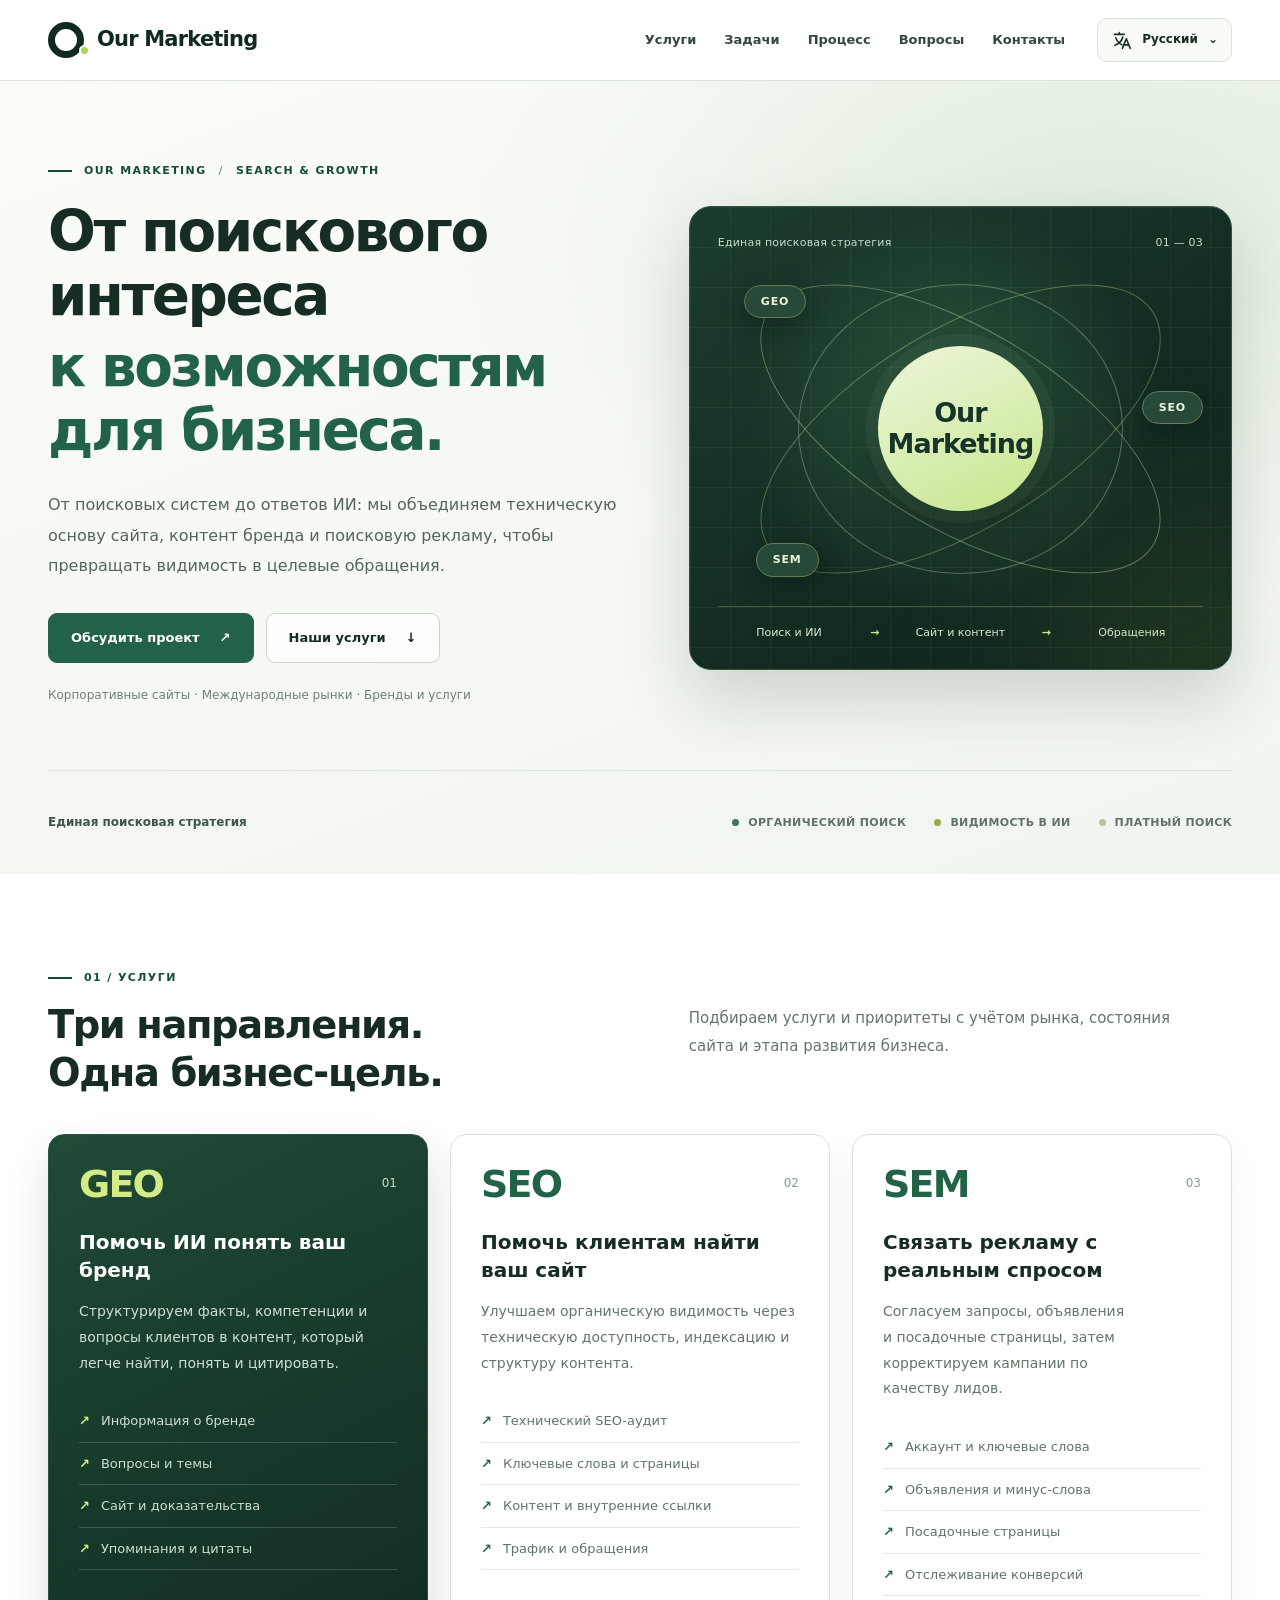
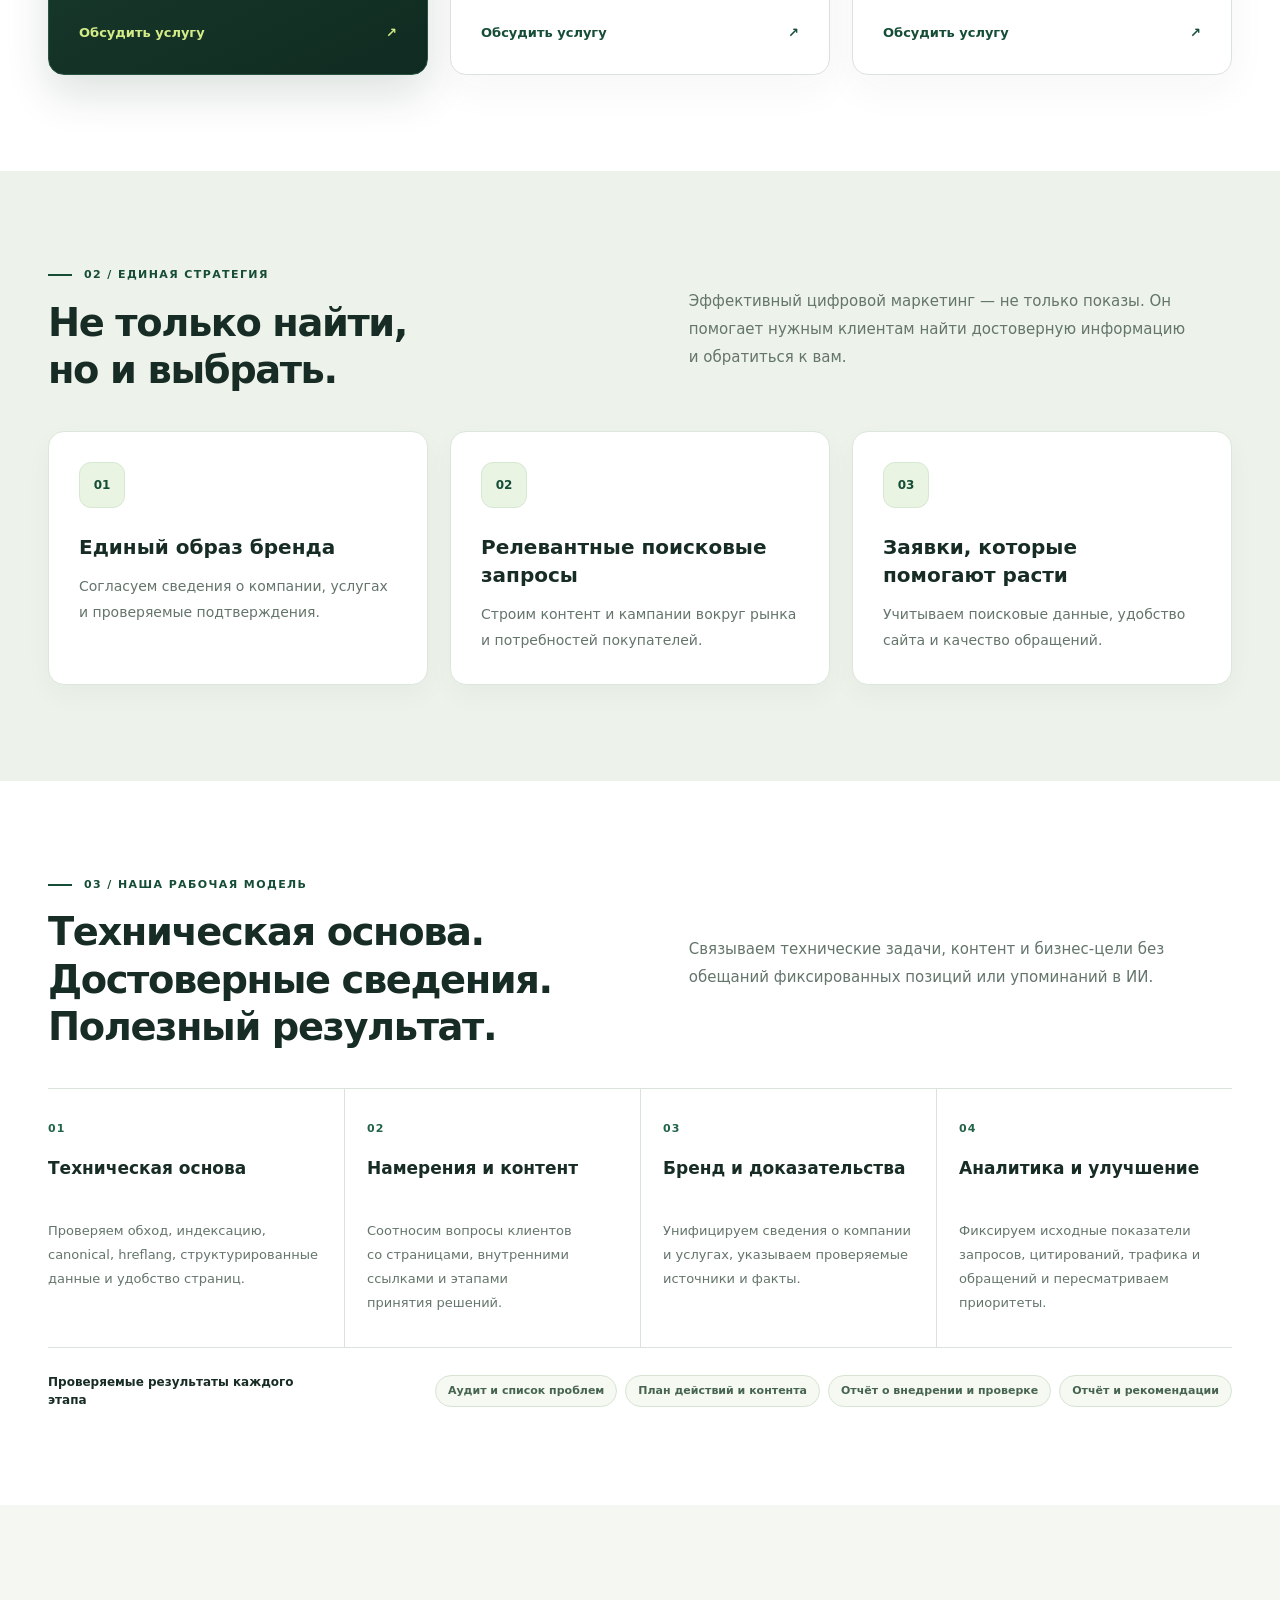
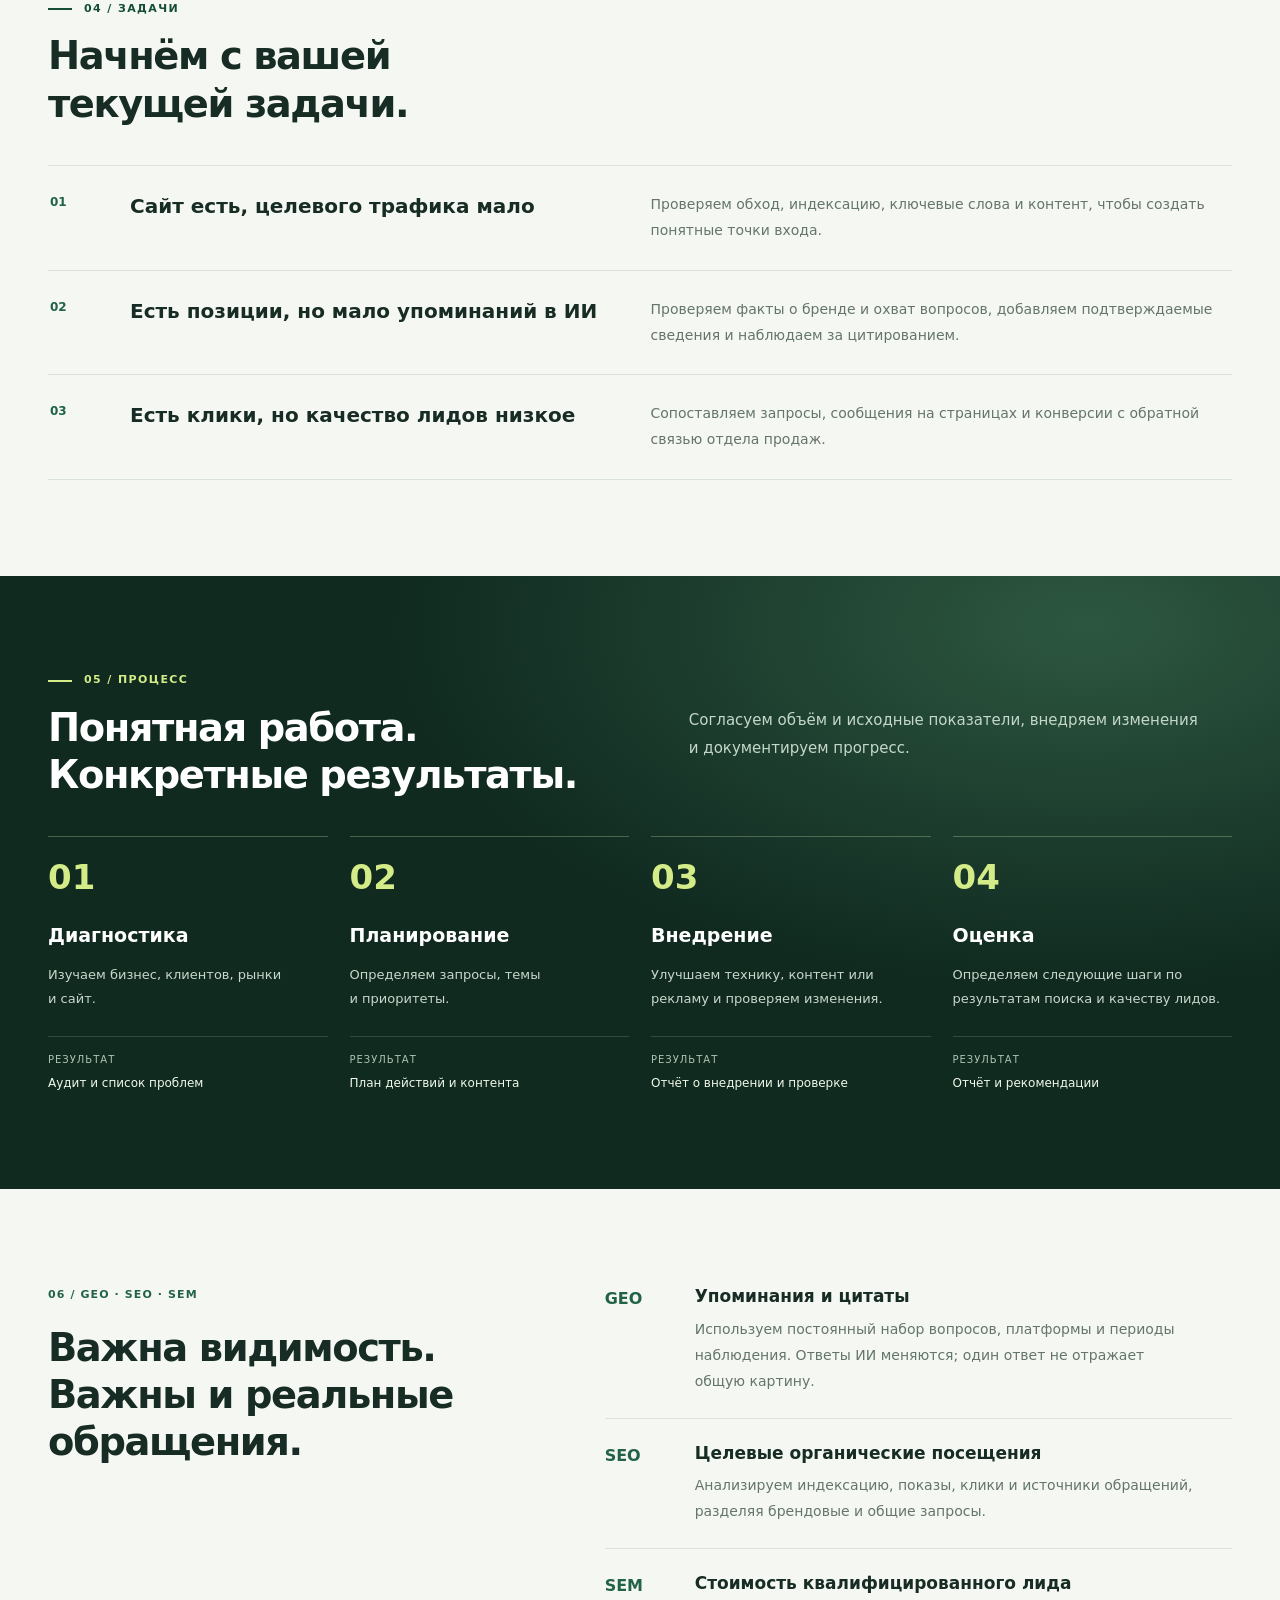
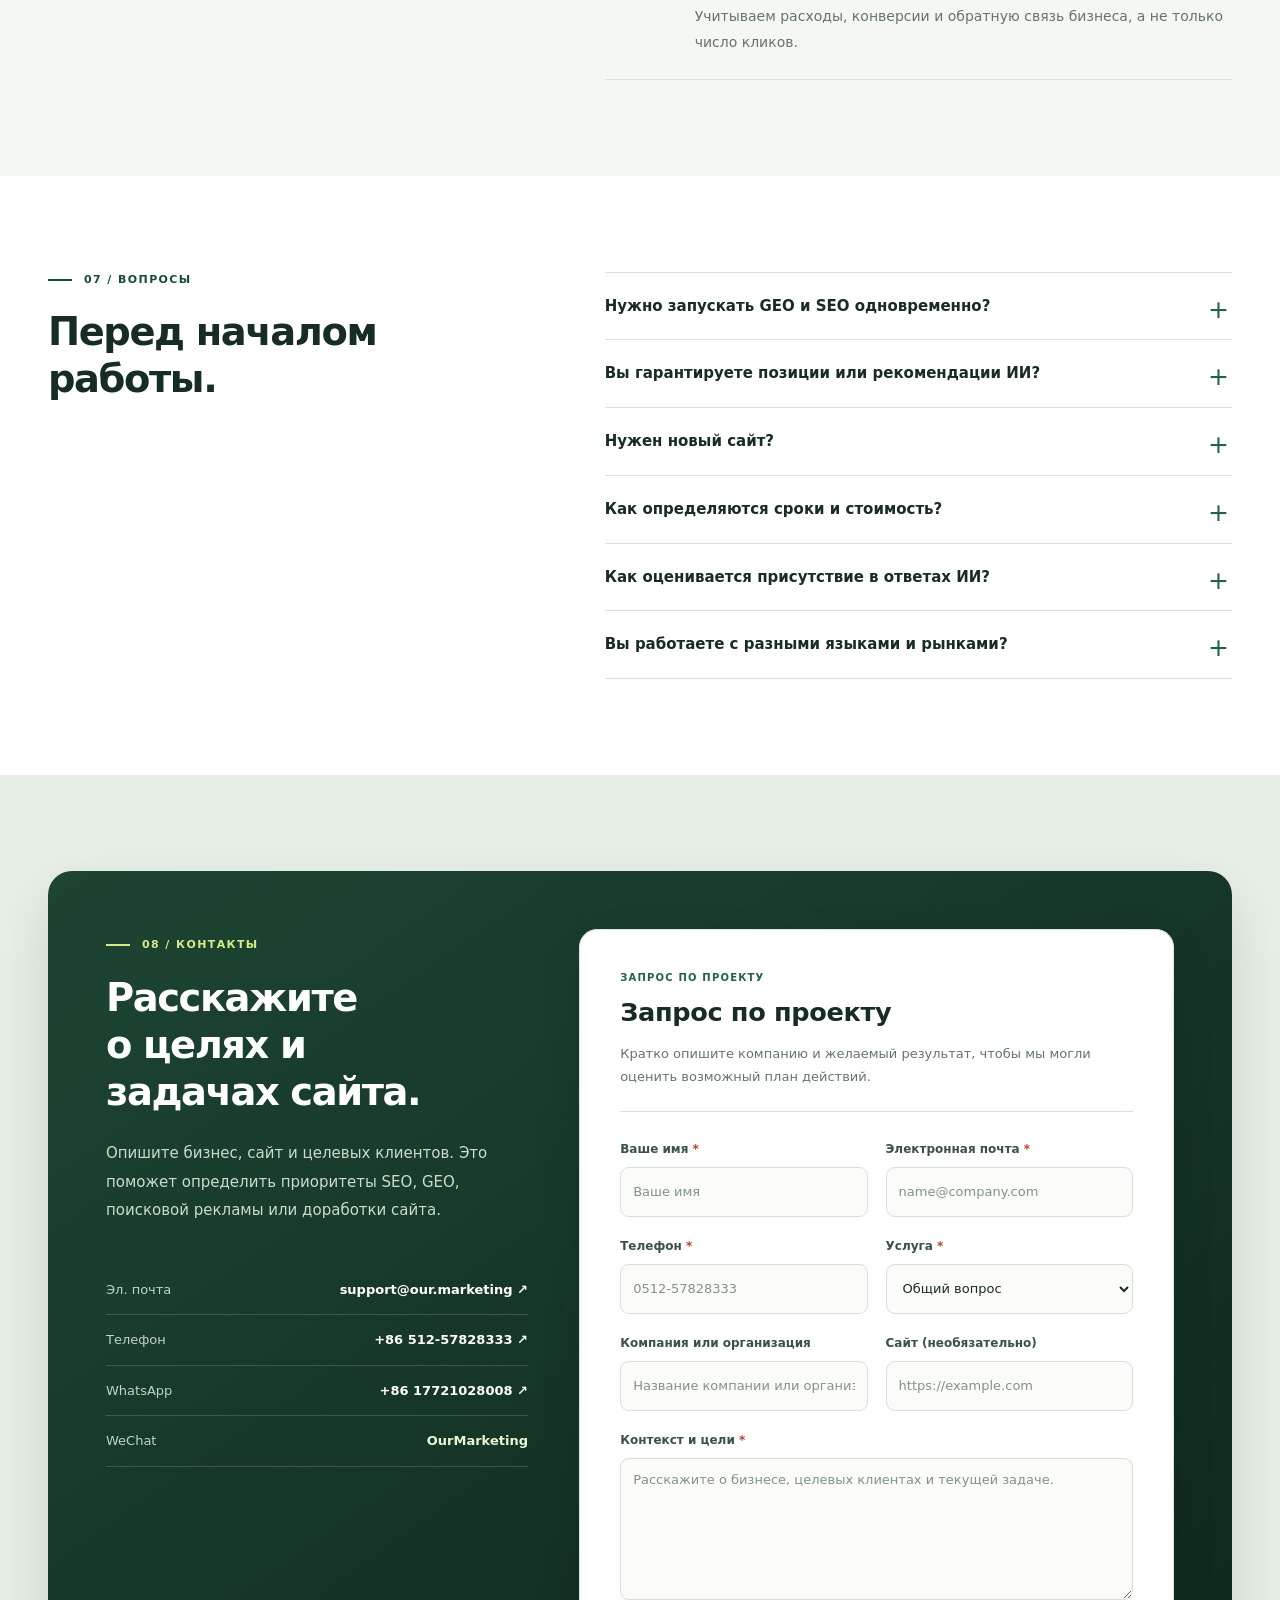
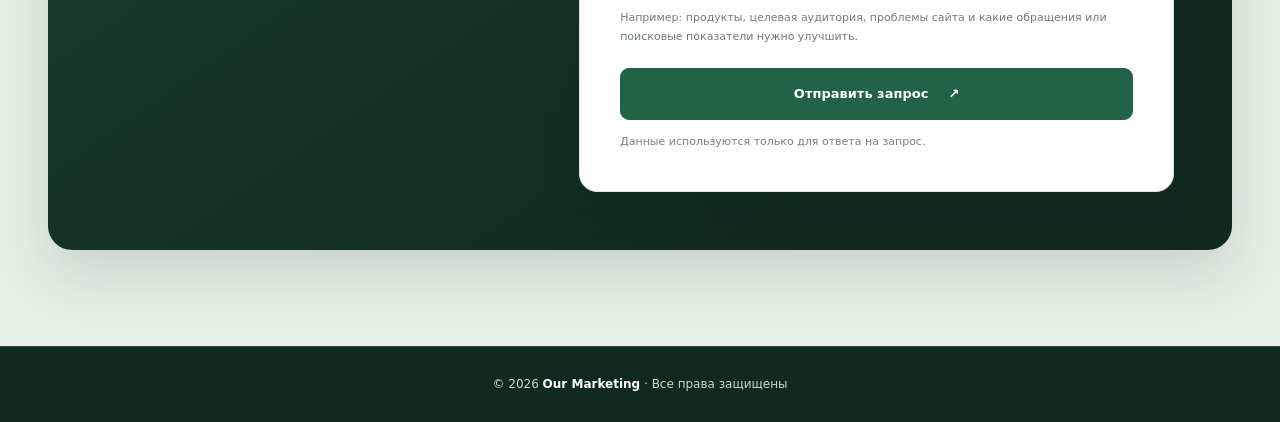
<file: ru/index.html>
<!doctype html>
<html lang="ru" dir="ltr"><head><meta charset="utf-8"><meta name="viewport" content="width=device-width,initial-scale=1"><meta name="theme-color" content="#163D32"><meta name="color-scheme" content="light">
<title>Our Marketing | Услуги SEO, GEO и SEM</title><meta name="description" content="Стратегии SEO, GEO и поисковой рекламы: техническая основа, понятный ИИ контент о бренде, международная видимость и качественные обращения."><meta name="robots" content="index,follow,max-image-preview:large"><link rel="canonical" href="https://our.marketing/ru/"><link rel="alternate" hreflang="zh-CN" href="https://our.marketing/"><link rel="alternate" hreflang="en" href="https://our.marketing/en/"><link rel="alternate" hreflang="zh-TW" href="https://our.marketing/zh-tw/"><link rel="alternate" hreflang="es" href="https://our.marketing/es/"><link rel="alternate" hreflang="fr" href="https://our.marketing/fr/"><link rel="alternate" hreflang="de" href="https://our.marketing/de/"><link rel="alternate" hreflang="pt" href="https://our.marketing/pt/"><link rel="alternate" hreflang="it" href="https://our.marketing/it/"><link rel="alternate" hreflang="ja" href="https://our.marketing/ja/"><link rel="alternate" hreflang="ko" href="https://our.marketing/ko/"><link rel="alternate" hreflang="ru" href="https://our.marketing/ru/"><link rel="alternate" hreflang="ar" href="https://our.marketing/ar/"><link rel="alternate" hreflang="x-default" href="https://our.marketing/en/">
<link rel="icon" href="../assets/favicon.svg" type="image/svg+xml"><link rel="preload" href="../assets/site.css" as="style"><link rel="stylesheet" href="../assets/site.css"><meta property="og:type" content="website"><meta property="og:site_name" content="Our Marketing"><meta property="og:title" content="Our Marketing | Услуги SEO, GEO и SEM"><meta property="og:description" content="Стратегии SEO, GEO и поисковой рекламы: техническая основа, понятный ИИ контент о бренде, международная видимость и качественные обращения."><meta property="og:url" content="https://our.marketing/ru/"><meta property="og:locale" content="ru_RU"><meta property="og:image" content="https://our.marketing/assets/og-cover.png"><meta property="og:image:type" content="image/png"><meta property="og:image:width" content="1200"><meta property="og:image:height" content="630"><meta property="og:image:alt" content="Our Marketing — SEO, GEO and search advertising services"><meta name="twitter:card" content="summary_large_image"><meta name="twitter:title" content="Our Marketing | Услуги SEO, GEO и SEM"><meta name="twitter:description" content="Стратегии SEO, GEO и поисковой рекламы: техническая основа, понятный ИИ контент о бренде, международная видимость и качественные обращения."><meta name="twitter:image" content="https://our.marketing/assets/og-cover.png"><meta name="twitter:image:alt" content="Our Marketing — SEO, GEO and SEM">
<script type="application/ld+json">{"@context": "https://schema.org", "@graph": [{"@type": "Organization", "@id": "https://our.marketing/#organization", "name": "Our Marketing", "url": "https://our.marketing/", "description": "SEO, GEO, search advertising and website optimisation services for businesses.", "email": "support@our.marketing", "telephone": "+86-512-57828333", "logo": {"@type": "ImageObject", "url": "https://our.marketing/assets/og-cover.png", "width": 1200, "height": 630}, "contactPoint": [{"@type": "ContactPoint", "contactType": "sales", "email": "support@our.marketing", "telephone": "+86-512-57828333"}]}, {"@type": "WebSite", "@id": "https://our.marketing/#website", "url": "https://our.marketing/", "name": "Our Marketing", "inLanguage": ["zh-CN", "en", "zh-TW", "es", "fr", "de", "pt", "it", "ja", "ko", "ru", "ar"], "publisher": {"@id": "https://our.marketing/#organization"}}, {"@type": "WebPage", "@id": "https://our.marketing/ru/#webpage", "url": "https://our.marketing/ru/", "name": "Our Marketing | Услуги SEO, GEO и SEM", "description": "Стратегии SEO, GEO и поисковой рекламы: техническая основа, понятный ИИ контент о бренде, международная видимость и качественные обращения.", "inLanguage": "ru", "isPartOf": {"@id": "https://our.marketing/#website"}, "about": {"@id": "https://our.marketing/#organization"}, "primaryImageOfPage": {"@type": "ImageObject", "url": "https://our.marketing/assets/og-cover.png", "width": 1200, "height": 630}, "mainEntity": {"@id": "https://our.marketing/ru/#services-list"}}, {"@type": "ItemList", "@id": "https://our.marketing/ru/#services-list", "name": "Три направления. Одна бизнес-цель.", "inLanguage": "ru", "itemListElement": [{"@type": "ListItem", "position": 1, "item": {"@id": "https://our.marketing/ru/#service-geo"}}, {"@type": "ListItem", "position": 2, "item": {"@id": "https://our.marketing/ru/#service-seo"}}, {"@type": "ListItem", "position": 3, "item": {"@id": "https://our.marketing/ru/#service-sem"}}]}, {"@type": "FAQPage", "@id": "https://our.marketing/ru/#faq", "url": "https://our.marketing/ru/#faq", "inLanguage": "ru", "mainEntity": [{"@type": "Question", "name": "Нужно запускать GEO и SEO одновременно?", "acceptedAnswer": {"@type": "Answer", "text": "Не обязательно. У них общая техническая и контентная база, но разные цели. Можно работать поэтапно."}}, {"@type": "Question", "name": "Вы гарантируете позиции или рекомендации ИИ?", "acceptedAnswer": {"@type": "Answer", "text": "Фиксированные позиции, цитаты и рекомендации ИИ не гарантируются. Работа оценивается по согласованному объёму, проверяемым результатам и данным."}}, {"@type": "Question", "name": "Нужен новый сайт?", "acceptedAnswer": {"@type": "Answer", "text": "Не всегда. Сначала проверяем доступность, индексацию, структуру и пути обращения. Перестройку обсуждаем только при необходимости."}}, {"@type": "Question", "name": "Как определяются сроки и стоимость?", "acceptedAnswer": {"@type": "Answer", "text": "Они зависят от размера сайта, рынков и объёма работы. Результаты, обязанности и отчётность согласуются заранее. Рекламный бюджет отделён от оплаты услуг."}}, {"@type": "Question", "name": "Как оценивается присутствие в ответах ИИ?", "acceptedAnswer": {"@type": "Answer", "text": "Отслеживаем фиксированные вопросы, платформы и даты: упоминания, источники и достоверность. Ответы ИИ могут различаться."}}, {"@type": "Question", "name": "Вы работаете с разными языками и рынками?", "acceptedAnswer": {"@type": "Answer", "text": "Да. Для каждого рынка оцениваем запросы, местные формулировки, hreflang, контент и путь к обращению."}}]}, {"@type": "Service", "@id": "https://our.marketing/ru/#service-geo", "name": "Помочь ИИ понять ваш бренд", "serviceType": "Generative Engine Optimization (GEO)", "description": "Структурируем факты, компетенции и вопросы клиентов в контент, который легче найти, понять и цитировать.", "url": "https://our.marketing/ru/#service-geo", "inLanguage": "ru", "provider": {"@id": "https://our.marketing/#organization"}}, {"@type": "Service", "@id": "https://our.marketing/ru/#service-seo", "name": "Помочь клиентам найти ваш сайт", "serviceType": "Search Engine Optimization (SEO)", "description": "Улучшаем органическую видимость через техническую доступность, индексацию и структуру контента.", "url": "https://our.marketing/ru/#service-seo", "inLanguage": "ru", "provider": {"@id": "https://our.marketing/#organization"}}, {"@type": "Service", "@id": "https://our.marketing/ru/#service-sem", "name": "Связать рекламу с реальным спросом", "serviceType": "Search Engine Marketing (SEM)", "description": "Согласуем запросы, объявления и посадочные страницы, затем корректируем кампании по качеству лидов.", "url": "https://our.marketing/ru/#service-sem", "inLanguage": "ru", "provider": {"@id": "https://our.marketing/#organization"}}]}</script><script defer src="../assets/site.js"></script><noscript><style>nav{display:flex;position:static;flex-wrap:wrap}.navrow{flex-wrap:wrap;padding-block:12px}.menu-button{display:none}.contact-form button[type=submit]{display:none}</style></noscript></head>
<body><a class="skip" href="#main">К содержимому</a><header><div class="wrap navrow"><a class="brand" href="#top" aria-label="Our Marketing" title="Our Marketing"><span class="brand-mark" aria-hidden="true"></span>Our Marketing</a><nav id="main-nav" aria-label="Меню"><a href="#services">Услуги</a><a href="#solutions">Задачи</a><a href="#strategy">Процесс</a><a href="#faq">Вопросы</a><a href="#contact">Контакты</a></nav><div class="tools"><details class="language"><summary aria-label="Выбрать язык"><svg class="globe" viewBox="0 0 24 24" aria-hidden="true" fill="none" stroke="currentColor" stroke-width="1.8" stroke-linecap="round" stroke-linejoin="round"><path d="M4 5h11M9.5 3v2M5.5 9c1.1 3.7 3.7 6.1 7 8M13.5 8c-.8 4-4.4 7.6-9 9.5"></path><path d="m13 21 4.5-11 4.5 11M14.6 17h5.8"></path></svg><span class="current-name">Русский</span><span aria-hidden="true">⌄</span></summary><div class="language-panel"><a data-language href="../index.html" lang="zh-CN" hreflang="zh-CN">简体中文</a><a data-language href="../en/index.html" lang="en" hreflang="en">English</a><a data-language href="../zh-tw/index.html" lang="zh-TW" hreflang="zh-TW">繁體中文</a><a data-language href="../es/index.html" lang="es" hreflang="es">Español</a><a data-language href="../fr/index.html" lang="fr" hreflang="fr">Français</a><a data-language href="../de/index.html" lang="de" hreflang="de">Deutsch</a><a data-language href="../pt/index.html" lang="pt" hreflang="pt">Português</a><a data-language href="../it/index.html" lang="it" hreflang="it">Italiano</a><a data-language href="../ja/index.html" lang="ja" hreflang="ja">日本語</a><a data-language href="../ko/index.html" lang="ko" hreflang="ko">한국어</a><a data-language href="../ru/index.html" lang="ru" hreflang="ru" aria-current="page">Русский</a><a data-language href="../ar/index.html" lang="ar" hreflang="ar">العربية</a></div></details><button class="menu-button" type="button" id="menu-toggle" aria-label="Меню" aria-expanded="false" aria-controls="main-nav">☰</button></div></div></header>
<main id="main"><section class="hero" id="top"><div class="wrap"><div class="hero-grid"><div class="hero-copy"><span class="eyebrow" dir="ltr">OUR MARKETING <span aria-hidden="true">/</span> SEARCH &amp; GROWTH</span><h1>От поискового интереса<em>к возможностям для бизнеса.</em></h1><p class="lead">От поисковых систем до ответов ИИ: мы объединяем техническую основу сайта, контент бренда и поисковую рекламу, чтобы превращать видимость в целевые обращения.</p><div class="actions"><a class="btn" href="#contact">Обсудить проект<span aria-hidden="true">↗</span></a><a class="btn outline" href="#services">Наши услуги<span aria-hidden="true">↓</span></a></div><p class="micro">Корпоративные сайты · Международные рынки · Бренды и услуги</p></div><div class="hero-art"><div class="art-head"><span>Единая поисковая стратегия</span><span dir="ltr">01 — 03</span></div><div class="art-graphic" role="img" aria-label="Our Marketing: integrated search strategy"><div class="art-ring" aria-hidden="true"></div><div class="art-ring second" aria-hidden="true"></div><div class="art-ring third" aria-hidden="true"></div><div class="core"><span>Our</span><span>Marketing</span></div><span class="node a">GEO</span><span class="node b">SEO</span><span class="node c">SEM</span></div><div class="art-bottom"><span>Поиск и ИИ</span><b aria-hidden="true">→</b><span>Сайт и контент</span><b aria-hidden="true">→</b><span>Обращения</span></div></div></div><div class="platforms"><span class="channel-caption">Единая поисковая стратегия</span><ul class="channel-list"><li><span class="channel-dot" aria-hidden="true"></span>ОРГАНИЧЕСКИЙ ПОИСК</li><li><span class="channel-dot" aria-hidden="true"></span>ВИДИМОСТЬ В ИИ</li><li><span class="channel-dot" aria-hidden="true"></span>ПЛАТНЫЙ ПОИСК</li></ul></div></div></section>
<section id="services" class="section white"><div class="wrap"><div class="section-head"><div class="section-title"><span class="eyebrow">01 / Услуги</span><h2>Три направления. Одна бизнес-цель.</h2></div><p>Подбираем услуги и приоритеты с учётом рынка, состояния сайта и этапа развития бизнеса.</p></div><div class="services"><article id="service-geo" class="service featured"><div class="service-top"><span class="service-code" dir="ltr">GEO</span><small>01</small></div><h3>Помочь ИИ понять ваш бренд</h3><p>Структурируем факты, компетенции и вопросы клиентов в контент, который легче найти, понять и цитировать.</p><ul><li>Информация о бренде</li><li>Вопросы и темы</li><li>Сайт и доказательства</li><li>Упоминания и цитаты</li></ul><a href="#contact" data-service="GEO">Обсудить услугу<span aria-hidden="true">↗</span></a></article><article id="service-seo" class="service "><div class="service-top"><span class="service-code" dir="ltr">SEO</span><small>02</small></div><h3>Помочь клиентам найти ваш сайт</h3><p>Улучшаем органическую видимость через техническую доступность, индексацию и структуру контента.</p><ul><li>Технический SEO-аудит</li><li>Ключевые слова и страницы</li><li>Контент и внутренние ссылки</li><li>Трафик и обращения</li></ul><a href="#contact" data-service="SEO">Обсудить услугу<span aria-hidden="true">↗</span></a></article><article id="service-sem" class="service "><div class="service-top"><span class="service-code" dir="ltr">SEM</span><small>03</small></div><h3>Связать рекламу с реальным спросом</h3><p>Согласуем запросы, объявления и посадочные страницы, затем корректируем кампании по качеству лидов.</p><ul><li>Аккаунт и ключевые слова</li><li>Объявления и минус-слова</li><li>Посадочные страницы</li><li>Отслеживание конверсий</li></ul><a href="#contact" data-service="SEM">Обсудить услугу<span aria-hidden="true">↗</span></a></article></div></div></section>
<section id="approach" class="section approach-section"><div class="wrap"><div class="section-head"><div class="section-title"><span class="eyebrow">02 / Единая стратегия</span><h2>Не только найти, но и выбрать.</h2></div><p>Эффективный цифровой маркетинг — не только показы. Он помогает нужным клиентам найти достоверную информацию и обратиться к вам.</p></div><div class="value-grid"><article class="value-card"><span class="value-icon" aria-hidden="true">01</span><h3>Единый образ бренда</h3><p>Согласуем сведения о компании, услугах и проверяемые подтверждения.</p></article><article class="value-card"><span class="value-icon" aria-hidden="true">02</span><h3>Релевантные поисковые запросы</h3><p>Строим контент и кампании вокруг рынка и потребностей покупателей.</p></article><article class="value-card"><span class="value-icon" aria-hidden="true">03</span><h3>Заявки, которые помогают расти</h3><p>Учитываем поисковые данные, удобство сайта и качество обращений.</p></article></div></div></section>
<section id="framework" class="section framework-section"><div class="wrap"><div class="section-head"><div class="section-title"><span class="eyebrow">03 / Наша рабочая модель</span><h2>Техническая основа. Достоверные сведения. Полезный результат.</h2></div><p>Связываем технические задачи, контент и бизнес-цели без обещаний фиксированных позиций или упоминаний в ИИ.</p></div><div class="framework-grid"><article class="framework-item"><span class="framework-index" dir="ltr">01</span><h3>Техническая основа</h3><p>Проверяем обход, индексацию, canonical, hreflang, структурированные данные и удобство страниц.</p></article><article class="framework-item"><span class="framework-index" dir="ltr">02</span><h3>Намерения и контент</h3><p>Соотносим вопросы клиентов со страницами, внутренними ссылками и этапами принятия решений.</p></article><article class="framework-item"><span class="framework-index" dir="ltr">03</span><h3>Бренд и доказательства</h3><p>Унифицируем сведения о компании и услугах, указываем проверяемые источники и факты.</p></article><article class="framework-item"><span class="framework-index" dir="ltr">04</span><h3>Аналитика и улучшение</h3><p>Фиксируем исходные показатели запросов, цитирований, трафика и обращений и пересматриваем приоритеты.</p></article></div><div class="delivery-strip"><strong>Проверяемые результаты каждого этапа</strong><div class="delivery-items"><span>Аудит и список проблем</span><span>План действий и контента</span><span>Отчёт о внедрении и проверке</span><span>Отчёт и рекомендации</span></div></div></div></section>
<section id="solutions" class="section"><div class="wrap"><div class="section-head"><div class="section-title"><span class="eyebrow">04 / Задачи</span><h2>Начнём с вашей текущей задачи.</h2></div></div><div class="scenario-list"><article class="scenario"><span class="num" dir="ltr">01</span><h3>Сайт есть, целевого трафика мало</h3><p>Проверяем обход, индексацию, ключевые слова и контент, чтобы создать понятные точки входа.</p></article><article class="scenario"><span class="num" dir="ltr">02</span><h3>Есть позиции, но мало упоминаний в ИИ</h3><p>Проверяем факты о бренде и охват вопросов, добавляем подтверждаемые сведения и наблюдаем за цитированием.</p></article><article class="scenario"><span class="num" dir="ltr">03</span><h3>Есть клики, но качество лидов низкое</h3><p>Сопоставляем запросы, сообщения на страницах и конверсии с обратной связью отдела продаж.</p></article></div></div></section>
<section id="strategy" class="section dark"><div class="wrap"><div class="section-head"><div class="section-title"><span class="eyebrow">05 / Процесс</span><h2>Понятная работа. Конкретные результаты.</h2></div><p>Согласуем объём и исходные показатели, внедряем изменения и документируем прогресс.</p></div><div class="process"><article class="step"><span class="number">01</span><h3>Диагностика</h3><p>Изучаем бизнес, клиентов, рынки и сайт.</p><div class="output"><span>Результат</span>Аудит и список проблем</div></article><article class="step"><span class="number">02</span><h3>Планирование</h3><p>Определяем запросы, темы и приоритеты.</p><div class="output"><span>Результат</span>План действий и контента</div></article><article class="step"><span class="number">03</span><h3>Внедрение</h3><p>Улучшаем технику, контент или рекламу и проверяем изменения.</p><div class="output"><span>Результат</span>Отчёт о внедрении и проверке</div></article><article class="step"><span class="number">04</span><h3>Оценка</h3><p>Определяем следующие шаги по результатам поиска и качеству лидов.</p><div class="output"><span>Результат</span>Отчёт и рекомендации</div></article></div></div></section>
<section id="visibility" class="section"><div class="wrap split"><div><span class="section-num">06 / GEO · SEO · SEM</span><h2>Важна видимость. Важны и реальные обращения.</h2></div><div><article class="measure-row"><strong dir="ltr">GEO</strong><div><h3>Упоминания и цитаты</h3><p>Используем постоянный набор вопросов, платформы и периоды наблюдения. Ответы ИИ меняются; один ответ не отражает общую картину.</p></div></article><article class="measure-row"><strong dir="ltr">SEO</strong><div><h3>Целевые органические посещения</h3><p>Анализируем индексацию, показы, клики и источники обращений, разделяя брендовые и общие запросы.</p></div></article><article class="measure-row"><strong dir="ltr">SEM</strong><div><h3>Стоимость квалифицированного лида</h3><p>Учитываем расходы, конверсии и обратную связь бизнеса, а не только число кликов.</p></div></article></div></div></section>
<section id="faq" class="section white"><div class="wrap split"><div><span class="eyebrow">07 / Вопросы</span><h2>Перед началом работы.</h2></div><div class="faq-list"><details><summary>Нужно запускать GEO и SEO одновременно?</summary><p>Не обязательно. У них общая техническая и контентная база, но разные цели. Можно работать поэтапно.</p></details><details><summary>Вы гарантируете позиции или рекомендации ИИ?</summary><p>Фиксированные позиции, цитаты и рекомендации ИИ не гарантируются. Работа оценивается по согласованному объёму, проверяемым результатам и данным.</p></details><details><summary>Нужен новый сайт?</summary><p>Не всегда. Сначала проверяем доступность, индексацию, структуру и пути обращения. Перестройку обсуждаем только при необходимости.</p></details><details><summary>Как определяются сроки и стоимость?</summary><p>Они зависят от размера сайта, рынков и объёма работы. Результаты, обязанности и отчётность согласуются заранее. Рекламный бюджет отделён от оплаты услуг.</p></details><details><summary>Как оценивается присутствие в ответах ИИ?</summary><p>Отслеживаем фиксированные вопросы, платформы и даты: упоминания, источники и достоверность. Ответы ИИ могут различаться.</p></details><details><summary>Вы работаете с разными языками и рынками?</summary><p>Да. Для каждого рынка оцениваем запросы, местные формулировки, hreflang, контент и путь к обращению.</p></details></div></div></section>
<section id="contact" class="section"><div class="wrap"><div class="contact-panel"><div class="contact-info"><span class="eyebrow">08 / Контакты</span><h2>Расскажите о целях и задачах сайта.</h2><p class="intro">Опишите бизнес, сайт и целевых клиентов. Это поможет определить приоритеты SEO, GEO, поисковой рекламы или доработки сайта.</p><div class="contact-list"><div class="contact-line"><span>Эл. почта</span><a dir="ltr" href="mailto:support@our.marketing">support@our.marketing ↗</a></div><div class="contact-line"><span>Телефон</span><a dir="ltr" href="tel:+8651257828333">+86 512-57828333 ↗</a></div><div class="contact-line"><span>WhatsApp</span><a dir="ltr" target="_blank" rel="noopener noreferrer" href="https://wa.me/8617721028008">+86 17721028008 ↗</a></div><div class="contact-line"><span>WeChat</span><strong class="wechat-id" dir="ltr">OurMarketing</strong></div></div></div><form class="contact-form" id="brief-form" novalidate><div class="form-heading"><span class="form-kicker">ЗАПРОС ПО ПРОЕКТУ</span><h3>Запрос по проекту</h3><p class="form-intro">Кратко опишите компанию и желаемый результат, чтобы мы могли оценить возможный план действий.</p></div>
<div class="form-grid"><label for="name">Ваше имя <span class="asterisk" aria-label="Обязательно">*</span><input id="name" name="name" required autocomplete="name" maxlength="80" placeholder="Ваше имя"></label><label for="email">Электронная почта <span class="asterisk" aria-label="Обязательно">*</span><input id="email" name="email" type="email" required autocomplete="email" maxlength="120" inputmode="email" dir="ltr" placeholder="name@company.com"></label>
<label for="phone">Телефон <span class="asterisk" aria-label="Обязательно">*</span><input id="phone" name="phone" type="tel" required autocomplete="tel" maxlength="36" inputmode="tel" dir="ltr" placeholder="0512-57828333"></label><label for="service-select">Услуга <span class="asterisk" aria-label="Обязательно">*</span><select id="service-select" name="service" required><option value="general">Общий вопрос</option><option value="GEO">GEO · Поиск с ИИ</option><option value="SEO">SEO · Органический поиск</option><option value="SEM">SEM · Поисковая реклама</option><option value="website">Разработка и оптимизация сайтов</option><option value="strategy">Комплексная маркетинговая стратегия</option></select></label>
<label for="company">Компания или организация<input id="company" name="company" autocomplete="organization" maxlength="120" placeholder="Название компании или организации"></label><label for="website">Сайт (необязательно)<input id="website" name="website" dir="ltr" type="url" inputmode="url" autocomplete="url" maxlength="250" placeholder="https://example.com"></label></div>
<label class="message-label" for="message">Контекст и цели <span class="asterisk" aria-label="Обязательно">*</span><textarea id="message" name="message" required minlength="5" maxlength="2500" rows="5" aria-describedby="message-hint" placeholder="Расскажите о бизнесе, целевых клиентах и текущей задаче."></textarea><span id="message-hint" class="field-help">Например: продукты, целевая аудитория, проблемы сайта и какие обращения или поисковые показатели нужно улучшить.</span></label>
<div class="hp-field" aria-hidden="true"><label for="extra-fax">Fax<input type="text" name="fax" id="extra-fax" tabindex="-1" autocomplete="off"></label></div>
<button class="btn submit-btn" type="submit" disabled><span class="submit-text">Отправить запрос</span><span aria-hidden="true">↗</span></button><p class="form-privacy">Данные используются только для ответа на запрос.</p><div class="status" role="status" aria-live="polite" aria-atomic="true" tabindex="-1" id="form-status"></div><noscript><p><a href="mailto:support@our.marketing">support@our.marketing</a></p></noscript></form></div></div></section></main>
<footer class="footer"><div class="wrap"><div class="footer-row"><span>© 2026 <a href="https://our.marketing/" title="Our Marketing" dir="ltr">Our Marketing</a> · Все права защищены</span></div></div></footer><script id="page-config" type="application/json">{"lang": "ru", "form": {"email": "Электронная почта", "phone": "Телефон", "company": "Компания или организация", "website": "Сайт (необязательно)", "required": "Обязательно", "optional": "Необязательно", "submit": "Отправить запрос", "sending": "Отправка…", "success": "Запрос успешно отправлен. Мы ответим по указанным контактам.", "failure": "Не удалось отправить запрос. Повторите попытку или напишите на support@our.marketing.", "timeout": "Время ожидания истекло. Проверьте соединение и повторите попытку.", "invalid": "Проверьте имя, e-mail, телефон и сообщение.", "phone_invalid": "Укажите международный номер (7–20 цифр).", "privacy": "Данные используются только для ответа на запрос.", "service_website": "Разработка и оптимизация сайтов", "service_strategy": "Комплексная маркетинговая стратегия", "service_general": "Общий вопрос", "company_placeholder": "Название компании или организации", "email_placeholder": "name@company.com", "phone_placeholder": "0512-57828333", "service_geo": "GEO · Поиск с ИИ", "service_seo": "SEO · Органический поиск", "service_sem": "SEM · Поисковая реклама", "intro": "Кратко опишите компанию и желаемый результат, чтобы мы могли оценить возможный план действий.", "message_hint": "Например: продукты, целевая аудитория, проблемы сайта и какие обращения или поисковые показатели нужно улучшить.", "form_kicker": "ЗАПРОС ПО ПРОЕКТУ"}}</script></body></html>
</file>
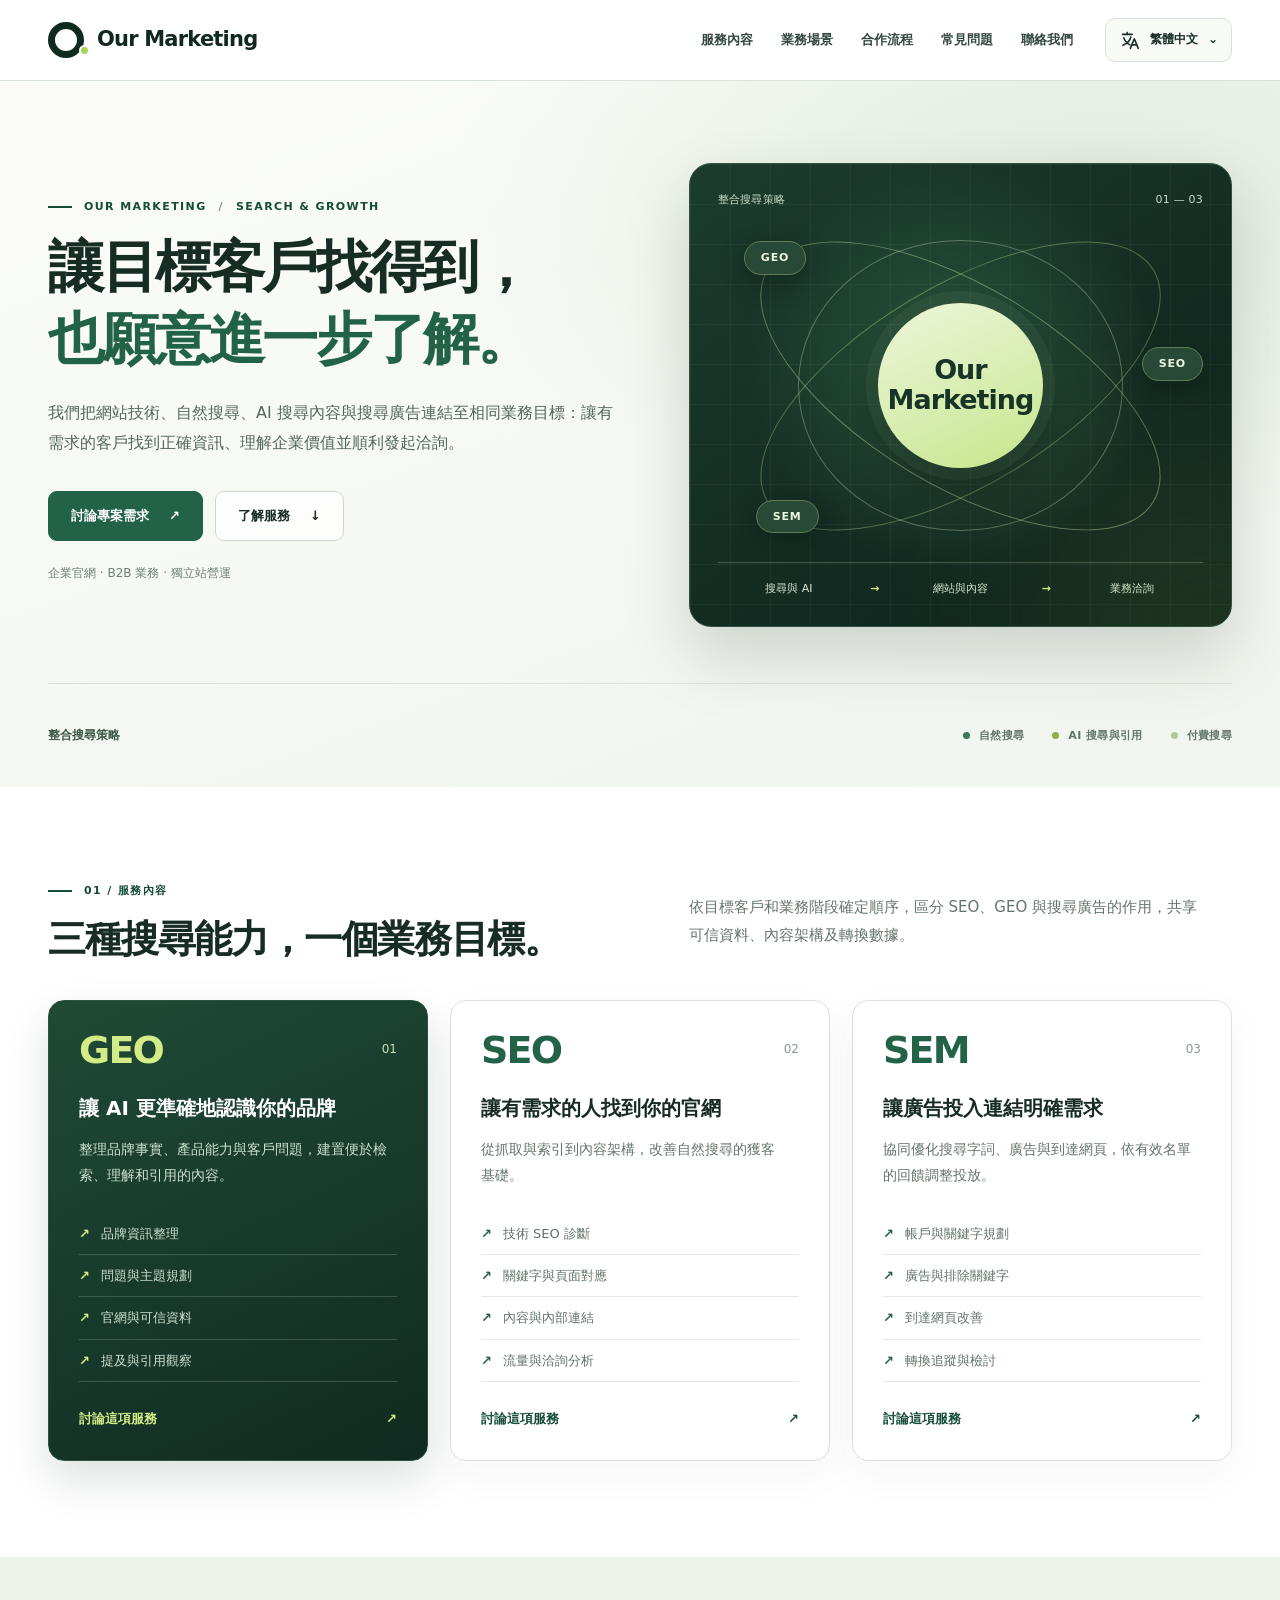
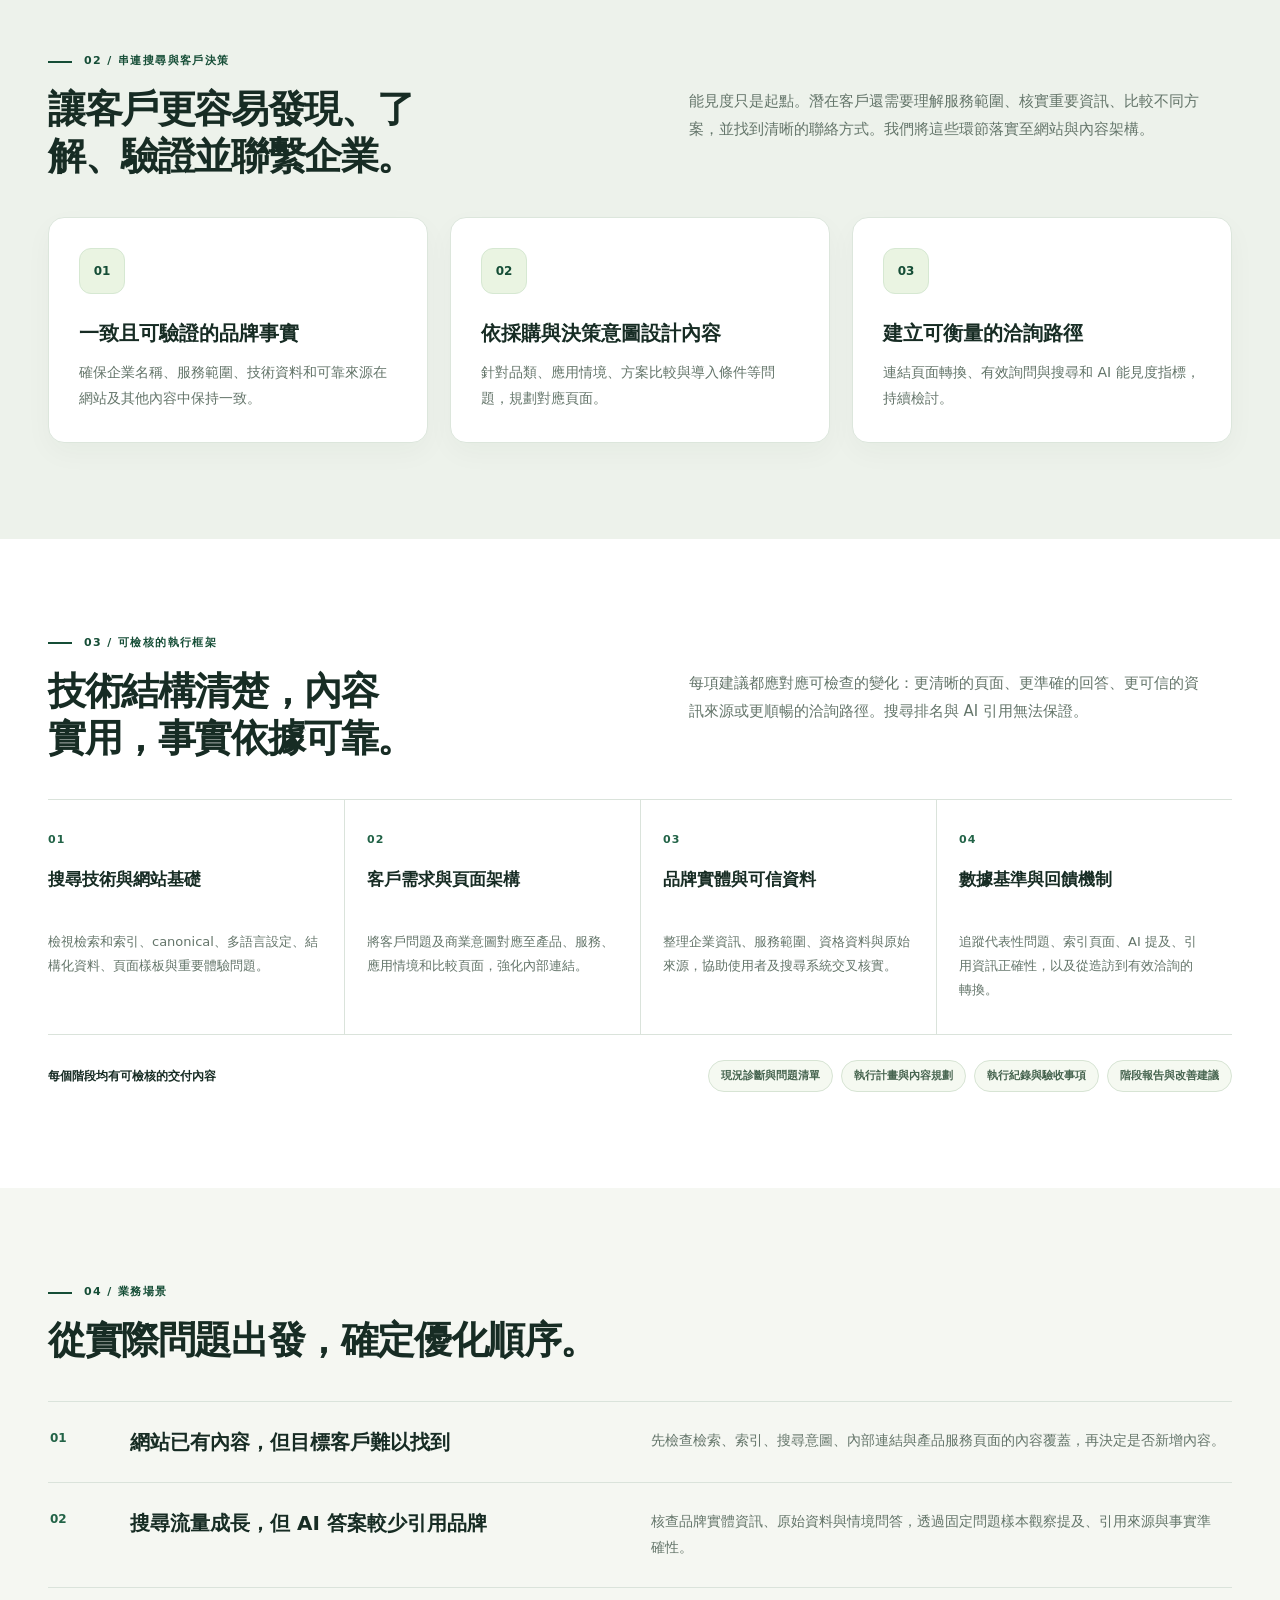
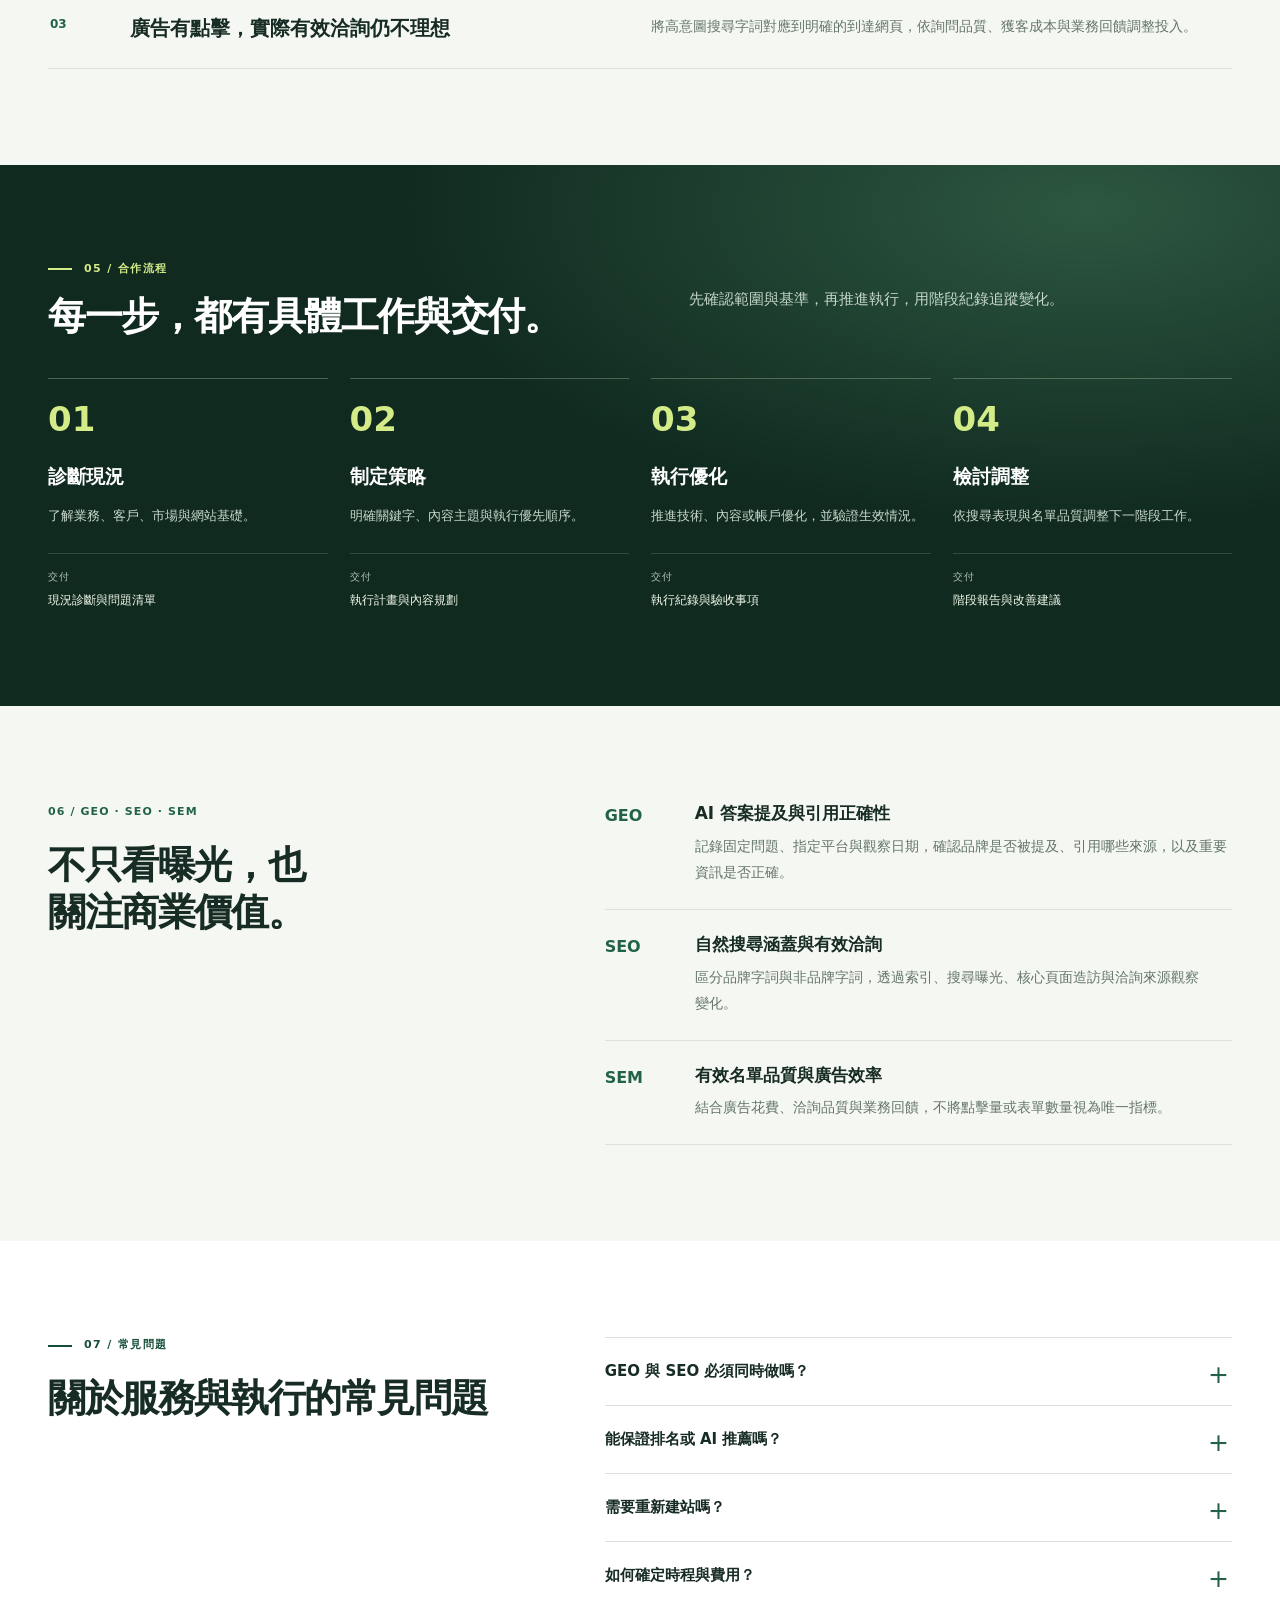
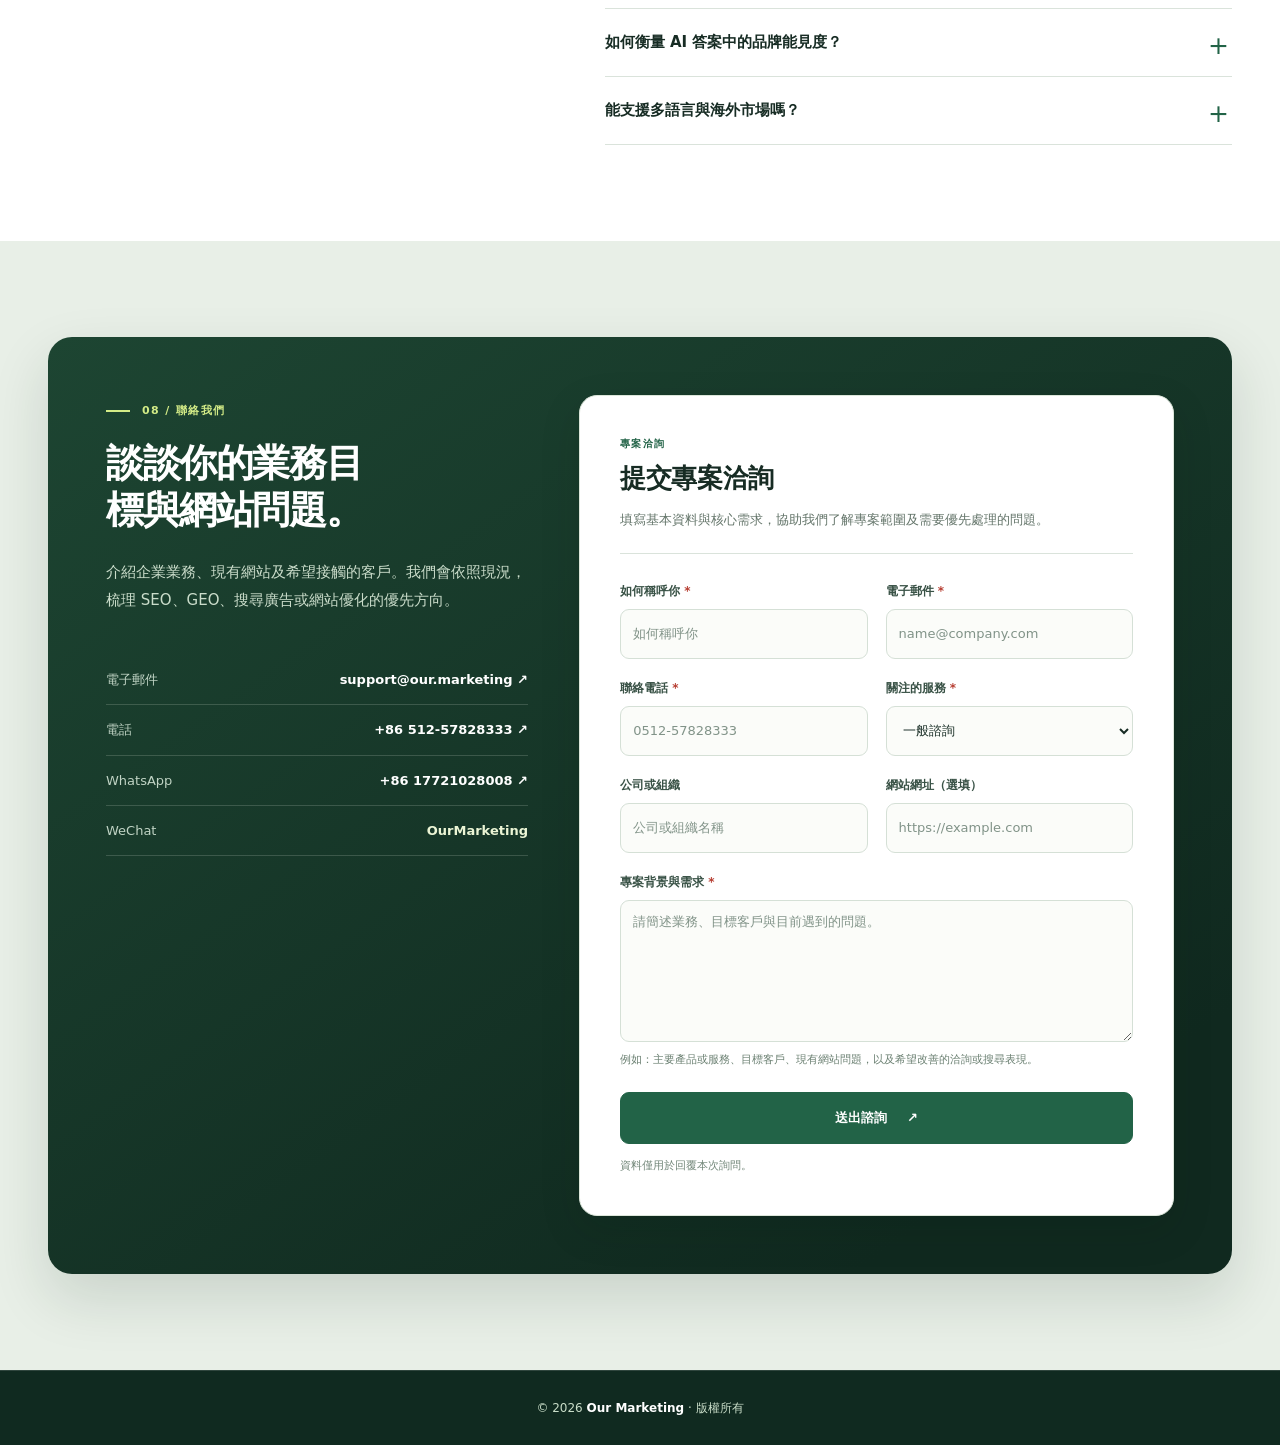
<file: zh-tw/index.html>
<!doctype html>
<html lang="zh-TW" dir="ltr"><head><meta charset="utf-8"><meta name="viewport" content="width=device-width,initial-scale=1"><meta name="theme-color" content="#163D32"><meta name="color-scheme" content="light">
<title>Our Marketing｜GEO優化、SEO優化與搜尋廣告服務</title><meta name="description" content="Our Marketing 提供GEO、SEO、搜尋廣告與網站優化服務，聚焦技術基礎、品牌可信資料、AI搜尋能見度及有效洽詢。"><meta name="robots" content="index,follow,max-image-preview:large"><link rel="canonical" href="https://our.marketing/zh-tw/"><link rel="alternate" hreflang="zh-CN" href="https://our.marketing/"><link rel="alternate" hreflang="en" href="https://our.marketing/en/"><link rel="alternate" hreflang="zh-TW" href="https://our.marketing/zh-tw/"><link rel="alternate" hreflang="es" href="https://our.marketing/es/"><link rel="alternate" hreflang="fr" href="https://our.marketing/fr/"><link rel="alternate" hreflang="de" href="https://our.marketing/de/"><link rel="alternate" hreflang="pt" href="https://our.marketing/pt/"><link rel="alternate" hreflang="it" href="https://our.marketing/it/"><link rel="alternate" hreflang="ja" href="https://our.marketing/ja/"><link rel="alternate" hreflang="ko" href="https://our.marketing/ko/"><link rel="alternate" hreflang="ru" href="https://our.marketing/ru/"><link rel="alternate" hreflang="ar" href="https://our.marketing/ar/"><link rel="alternate" hreflang="x-default" href="https://our.marketing/en/">
<link rel="icon" href="../assets/favicon.svg" type="image/svg+xml"><link rel="preload" href="../assets/site.css" as="style"><link rel="stylesheet" href="../assets/site.css"><meta property="og:type" content="website"><meta property="og:site_name" content="Our Marketing"><meta property="og:title" content="Our Marketing｜GEO優化、SEO優化與搜尋廣告服務"><meta property="og:description" content="Our Marketing 提供GEO、SEO、搜尋廣告與網站優化服務，聚焦技術基礎、品牌可信資料、AI搜尋能見度及有效洽詢。"><meta property="og:url" content="https://our.marketing/zh-tw/"><meta property="og:locale" content="zh_TW"><meta property="og:image" content="https://our.marketing/assets/og-cover.png"><meta property="og:image:type" content="image/png"><meta property="og:image:width" content="1200"><meta property="og:image:height" content="630"><meta property="og:image:alt" content="Our Marketing — SEO, GEO and search advertising services"><meta name="twitter:card" content="summary_large_image"><meta name="twitter:title" content="Our Marketing｜GEO優化、SEO優化與搜尋廣告服務"><meta name="twitter:description" content="Our Marketing 提供GEO、SEO、搜尋廣告與網站優化服務，聚焦技術基礎、品牌可信資料、AI搜尋能見度及有效洽詢。"><meta name="twitter:image" content="https://our.marketing/assets/og-cover.png"><meta name="twitter:image:alt" content="Our Marketing — SEO, GEO and SEM">
<script type="application/ld+json">{"@context": "https://schema.org", "@graph": [{"@type": "Organization", "@id": "https://our.marketing/#organization", "name": "Our Marketing", "url": "https://our.marketing/", "description": "SEO, GEO, search advertising and website optimisation services for businesses.", "email": "support@our.marketing", "telephone": "+86-512-57828333", "logo": {"@type": "ImageObject", "url": "https://our.marketing/assets/og-cover.png", "width": 1200, "height": 630}, "contactPoint": [{"@type": "ContactPoint", "contactType": "sales", "email": "support@our.marketing", "telephone": "+86-512-57828333"}]}, {"@type": "WebSite", "@id": "https://our.marketing/#website", "url": "https://our.marketing/", "name": "Our Marketing", "inLanguage": ["zh-CN", "en", "zh-TW", "es", "fr", "de", "pt", "it", "ja", "ko", "ru", "ar"], "publisher": {"@id": "https://our.marketing/#organization"}}, {"@type": "WebPage", "@id": "https://our.marketing/zh-tw/#webpage", "url": "https://our.marketing/zh-tw/", "name": "Our Marketing｜GEO優化、SEO優化與搜尋廣告服務", "description": "Our Marketing 提供GEO、SEO、搜尋廣告與網站優化服務，聚焦技術基礎、品牌可信資料、AI搜尋能見度及有效洽詢。", "inLanguage": "zh-TW", "isPartOf": {"@id": "https://our.marketing/#website"}, "about": {"@id": "https://our.marketing/#organization"}, "primaryImageOfPage": {"@type": "ImageObject", "url": "https://our.marketing/assets/og-cover.png", "width": 1200, "height": 630}, "mainEntity": {"@id": "https://our.marketing/zh-tw/#services-list"}}, {"@type": "ItemList", "@id": "https://our.marketing/zh-tw/#services-list", "name": "三種搜尋能力，一個業務目標。", "inLanguage": "zh-TW", "itemListElement": [{"@type": "ListItem", "position": 1, "item": {"@id": "https://our.marketing/zh-tw/#service-geo"}}, {"@type": "ListItem", "position": 2, "item": {"@id": "https://our.marketing/zh-tw/#service-seo"}}, {"@type": "ListItem", "position": 3, "item": {"@id": "https://our.marketing/zh-tw/#service-sem"}}]}, {"@type": "FAQPage", "@id": "https://our.marketing/zh-tw/#faq", "url": "https://our.marketing/zh-tw/#faq", "inLanguage": "zh-TW", "mainEntity": [{"@type": "Question", "name": "GEO 與 SEO 必須同時做嗎？", "acceptedAnswer": {"@type": "Answer", "text": "不必。兩者共用網站和內容基礎，但目標不同，可以依現況分階段推進。"}}, {"@type": "Question", "name": "能保證排名或 AI 推薦嗎？", "acceptedAnswer": {"@type": "Answer", "text": "不能保證固定排名、引用或 AI 推薦。以約定範圍、可驗證交付和階段數據評估合作。"}}, {"@type": "Question", "name": "需要重新建站嗎？", "acceptedAnswer": {"@type": "Answer", "text": "不一定。先評估存取、索引、架構與洽詢路徑，優先改善既有網站；必要時才討論重構與搬遷。"}}, {"@type": "Question", "name": "如何確定時程與費用？", "acceptedAnswer": {"@type": "Answer", "text": "依網站規模、目標市場和工作量決定。合作前明確交付、分工和報告週期，廣告預算與服務費分開確認。"}}, {"@type": "Question", "name": "如何衡量 AI 答案中的品牌能見度？", "acceptedAnswer": {"@type": "Answer", "text": "以固定問題、指定平台及觀察日期，追蹤品牌提及、引用來源與內容正確性；AI 答案會變動，單次結果不足以代表趨勢。"}}, {"@type": "Question", "name": "能支援多語言與海外市場嗎？", "acceptedAnswer": {"@type": "Answer", "text": "我們按市場評估搜尋意圖、當地用語、hreflang、內容品質及詢問流程，再安排優先順序。"}}]}, {"@type": "Service", "@id": "https://our.marketing/zh-tw/#service-geo", "name": "讓 AI 更準確地認識你的品牌", "serviceType": "Generative Engine Optimization (GEO)", "description": "整理品牌事實、產品能力與客戶問題，建置便於檢索、理解和引用的內容。", "url": "https://our.marketing/zh-tw/#service-geo", "inLanguage": "zh-TW", "provider": {"@id": "https://our.marketing/#organization"}}, {"@type": "Service", "@id": "https://our.marketing/zh-tw/#service-seo", "name": "讓有需求的人找到你的官網", "serviceType": "Search Engine Optimization (SEO)", "description": "從抓取與索引到內容架構，改善自然搜尋的獲客基礎。", "url": "https://our.marketing/zh-tw/#service-seo", "inLanguage": "zh-TW", "provider": {"@id": "https://our.marketing/#organization"}}, {"@type": "Service", "@id": "https://our.marketing/zh-tw/#service-sem", "name": "讓廣告投入連結明確需求", "serviceType": "Search Engine Marketing (SEM)", "description": "協同優化搜尋字詞、廣告與到達網頁，依有效名單的回饋調整投放。", "url": "https://our.marketing/zh-tw/#service-sem", "inLanguage": "zh-TW", "provider": {"@id": "https://our.marketing/#organization"}}]}</script><script defer src="../assets/site.js"></script><noscript><style>nav{display:flex;position:static;flex-wrap:wrap}.navrow{flex-wrap:wrap;padding-block:12px}.menu-button{display:none}.contact-form button[type=submit]{display:none}</style></noscript></head>
<body><a class="skip" href="#main">跳至主要內容</a><header><div class="wrap navrow"><a class="brand" href="#top" aria-label="Our Marketing" title="Our Marketing"><span class="brand-mark" aria-hidden="true"></span>Our Marketing</a><nav id="main-nav" aria-label="選單"><a href="#services">服務內容</a><a href="#solutions">業務場景</a><a href="#strategy">合作流程</a><a href="#faq">常見問題</a><a href="#contact">聯絡我們</a></nav><div class="tools"><details class="language"><summary aria-label="選擇語言"><svg class="globe" viewBox="0 0 24 24" aria-hidden="true" fill="none" stroke="currentColor" stroke-width="1.8" stroke-linecap="round" stroke-linejoin="round"><path d="M4 5h11M9.5 3v2M5.5 9c1.1 3.7 3.7 6.1 7 8M13.5 8c-.8 4-4.4 7.6-9 9.5"></path><path d="m13 21 4.5-11 4.5 11M14.6 17h5.8"></path></svg><span class="current-name">繁體中文</span><span aria-hidden="true">⌄</span></summary><div class="language-panel"><a data-language href="../index.html" lang="zh-CN" hreflang="zh-CN">简体中文</a><a data-language href="../en/index.html" lang="en" hreflang="en">English</a><a data-language href="../zh-tw/index.html" lang="zh-TW" hreflang="zh-TW" aria-current="page">繁體中文</a><a data-language href="../es/index.html" lang="es" hreflang="es">Español</a><a data-language href="../fr/index.html" lang="fr" hreflang="fr">Français</a><a data-language href="../de/index.html" lang="de" hreflang="de">Deutsch</a><a data-language href="../pt/index.html" lang="pt" hreflang="pt">Português</a><a data-language href="../it/index.html" lang="it" hreflang="it">Italiano</a><a data-language href="../ja/index.html" lang="ja" hreflang="ja">日本語</a><a data-language href="../ko/index.html" lang="ko" hreflang="ko">한국어</a><a data-language href="../ru/index.html" lang="ru" hreflang="ru">Русский</a><a data-language href="../ar/index.html" lang="ar" hreflang="ar">العربية</a></div></details><button class="menu-button" type="button" id="menu-toggle" aria-label="選單" aria-expanded="false" aria-controls="main-nav">☰</button></div></div></header>
<main id="main"><section class="hero" id="top"><div class="wrap"><div class="hero-grid"><div class="hero-copy"><span class="eyebrow" dir="ltr">OUR MARKETING <span aria-hidden="true">/</span> SEARCH &amp; GROWTH</span><h1>讓目標客戶找得到，<em>也願意進一步了解。</em></h1><p class="lead">我們把網站技術、自然搜尋、AI 搜尋內容與搜尋廣告連結至相同業務目標：讓有需求的客戶找到正確資訊、理解企業價值並順利發起洽詢。</p><div class="actions"><a class="btn" href="#contact">討論專案需求<span aria-hidden="true">↗</span></a><a class="btn outline" href="#services">了解服務<span aria-hidden="true">↓</span></a></div><p class="micro">企業官網 · B2B 業務 · 獨立站營運</p></div><div class="hero-art"><div class="art-head"><span>整合搜尋策略</span><span dir="ltr">01 — 03</span></div><div class="art-graphic" role="img" aria-label="Our Marketing: integrated search strategy"><div class="art-ring" aria-hidden="true"></div><div class="art-ring second" aria-hidden="true"></div><div class="art-ring third" aria-hidden="true"></div><div class="core"><span>Our</span><span>Marketing</span></div><span class="node a">GEO</span><span class="node b">SEO</span><span class="node c">SEM</span></div><div class="art-bottom"><span>搜尋與 AI</span><b aria-hidden="true">→</b><span>網站與內容</span><b aria-hidden="true">→</b><span>業務洽詢</span></div></div></div><div class="platforms"><span class="channel-caption">整合搜尋策略</span><ul class="channel-list"><li><span class="channel-dot" aria-hidden="true"></span>自然搜尋</li><li><span class="channel-dot" aria-hidden="true"></span>AI 搜尋與引用</li><li><span class="channel-dot" aria-hidden="true"></span>付費搜尋</li></ul></div></div></section>
<section id="services" class="section white"><div class="wrap"><div class="section-head"><div class="section-title"><span class="eyebrow">01 / 服務內容</span><h2>三種搜尋能力，一個業務目標。</h2></div><p>依目標客戶和業務階段確定順序，區分 SEO、GEO 與搜尋廣告的作用，共享可信資料、內容架構及轉換數據。</p></div><div class="services"><article id="service-geo" class="service featured"><div class="service-top"><span class="service-code" dir="ltr">GEO</span><small>01</small></div><h3>讓 AI 更準確地認識你的品牌</h3><p>整理品牌事實、產品能力與客戶問題，建置便於檢索、理解和引用的內容。</p><ul><li>品牌資訊整理</li><li>問題與主題規劃</li><li>官網與可信資料</li><li>提及與引用觀察</li></ul><a href="#contact" data-service="GEO">討論這項服務<span aria-hidden="true">↗</span></a></article><article id="service-seo" class="service "><div class="service-top"><span class="service-code" dir="ltr">SEO</span><small>02</small></div><h3>讓有需求的人找到你的官網</h3><p>從抓取與索引到內容架構，改善自然搜尋的獲客基礎。</p><ul><li>技術 SEO 診斷</li><li>關鍵字與頁面對應</li><li>內容與內部連結</li><li>流量與洽詢分析</li></ul><a href="#contact" data-service="SEO">討論這項服務<span aria-hidden="true">↗</span></a></article><article id="service-sem" class="service "><div class="service-top"><span class="service-code" dir="ltr">SEM</span><small>03</small></div><h3>讓廣告投入連結明確需求</h3><p>協同優化搜尋字詞、廣告與到達網頁，依有效名單的回饋調整投放。</p><ul><li>帳戶與關鍵字規劃</li><li>廣告與排除關鍵字</li><li>到達網頁改善</li><li>轉換追蹤與檢討</li></ul><a href="#contact" data-service="SEM">討論這項服務<span aria-hidden="true">↗</span></a></article></div></div></section>
<section id="approach" class="section approach-section"><div class="wrap"><div class="section-head"><div class="section-title"><span class="eyebrow">02 / 串連搜尋與客戶決策</span><h2>讓客戶更容易發現、了解、驗證並聯繫企業。</h2></div><p>能見度只是起點。潛在客戶還需要理解服務範圍、核實重要資訊、比較不同方案，並找到清晰的聯絡方式。我們將這些環節落實至網站與內容架構。</p></div><div class="value-grid"><article class="value-card"><span class="value-icon" aria-hidden="true">01</span><h3>一致且可驗證的品牌事實</h3><p>確保企業名稱、服務範圍、技術資料和可靠來源在網站及其他內容中保持一致。</p></article><article class="value-card"><span class="value-icon" aria-hidden="true">02</span><h3>依採購與決策意圖設計內容</h3><p>針對品類、應用情境、方案比較與導入條件等問題，規劃對應頁面。</p></article><article class="value-card"><span class="value-icon" aria-hidden="true">03</span><h3>建立可衡量的洽詢路徑</h3><p>連結頁面轉換、有效詢問與搜尋和 AI 能見度指標，持續檢討。</p></article></div></div></section>
<section id="framework" class="section framework-section"><div class="wrap"><div class="section-head"><div class="section-title"><span class="eyebrow">03 / 可檢核的執行框架</span><h2>技術結構清楚，內容實用，事實依據可靠。</h2></div><p>每項建議都應對應可檢查的變化：更清晰的頁面、更準確的回答、更可信的資訊來源或更順暢的洽詢路徑。搜尋排名與 AI 引用無法保證。</p></div><div class="framework-grid"><article class="framework-item"><span class="framework-index" dir="ltr">01</span><h3>搜尋技術與網站基礎</h3><p>檢視檢索和索引、canonical、多語言設定、結構化資料、頁面樣板與重要體驗問題。</p></article><article class="framework-item"><span class="framework-index" dir="ltr">02</span><h3>客戶需求與頁面架構</h3><p>將客戶問題及商業意圖對應至產品、服務、應用情境和比較頁面，強化內部連結。</p></article><article class="framework-item"><span class="framework-index" dir="ltr">03</span><h3>品牌實體與可信資料</h3><p>整理企業資訊、服務範圍、資格資料與原始來源，協助使用者及搜尋系統交叉核實。</p></article><article class="framework-item"><span class="framework-index" dir="ltr">04</span><h3>數據基準與回饋機制</h3><p>追蹤代表性問題、索引頁面、AI 提及、引用資訊正確性，以及從造訪到有效洽詢的轉換。</p></article></div><div class="delivery-strip"><strong>每個階段均有可檢核的交付內容</strong><div class="delivery-items"><span>現況診斷與問題清單</span><span>執行計畫與內容規劃</span><span>執行紀錄與驗收事項</span><span>階段報告與改善建議</span></div></div></div></section>
<section id="solutions" class="section"><div class="wrap"><div class="section-head"><div class="section-title"><span class="eyebrow">04 / 業務場景</span><h2>從實際問題出發，確定優化順序。</h2></div></div><div class="scenario-list"><article class="scenario"><span class="num" dir="ltr">01</span><h3>網站已有內容，但目標客戶難以找到</h3><p>先檢查檢索、索引、搜尋意圖、內部連結與產品服務頁面的內容覆蓋，再決定是否新增內容。</p></article><article class="scenario"><span class="num" dir="ltr">02</span><h3>搜尋流量成長，但 AI 答案較少引用品牌</h3><p>核查品牌實體資訊、原始資料與情境問答，透過固定問題樣本觀察提及、引用來源與事實準確性。</p></article><article class="scenario"><span class="num" dir="ltr">03</span><h3>廣告有點擊，實際有效洽詢仍不理想</h3><p>將高意圖搜尋字詞對應到明確的到達網頁，依詢問品質、獲客成本與業務回饋調整投入。</p></article></div></div></section>
<section id="strategy" class="section dark"><div class="wrap"><div class="section-head"><div class="section-title"><span class="eyebrow">05 / 合作流程</span><h2>每一步，都有具體工作與交付。</h2></div><p>先確認範圍與基準，再推進執行，用階段紀錄追蹤變化。</p></div><div class="process"><article class="step"><span class="number">01</span><h3>診斷現況</h3><p>了解業務、客戶、市場與網站基礎。</p><div class="output"><span>交付</span>現況診斷與問題清單</div></article><article class="step"><span class="number">02</span><h3>制定策略</h3><p>明確關鍵字、內容主題與執行優先順序。</p><div class="output"><span>交付</span>執行計畫與內容規劃</div></article><article class="step"><span class="number">03</span><h3>執行優化</h3><p>推進技術、內容或帳戶優化，並驗證生效情況。</p><div class="output"><span>交付</span>執行紀錄與驗收事項</div></article><article class="step"><span class="number">04</span><h3>檢討調整</h3><p>依搜尋表現與名單品質調整下一階段工作。</p><div class="output"><span>交付</span>階段報告與改善建議</div></article></div></div></section>
<section id="visibility" class="section"><div class="wrap split"><div><span class="section-num">06 / GEO · SEO · SEM</span><h2>不只看曝光，也關注商業價值。</h2></div><div><article class="measure-row"><strong dir="ltr">GEO</strong><div><h3>AI 答案提及與引用正確性</h3><p>記錄固定問題、指定平台與觀察日期，確認品牌是否被提及、引用哪些來源，以及重要資訊是否正確。</p></div></article><article class="measure-row"><strong dir="ltr">SEO</strong><div><h3>自然搜尋涵蓋與有效洽詢</h3><p>區分品牌字詞與非品牌字詞，透過索引、搜尋曝光、核心頁面造訪與洽詢來源觀察變化。</p></div></article><article class="measure-row"><strong dir="ltr">SEM</strong><div><h3>有效名單品質與廣告效率</h3><p>結合廣告花費、洽詢品質與業務回饋，不將點擊量或表單數量視為唯一指標。</p></div></article></div></div></section>
<section id="faq" class="section white"><div class="wrap split"><div><span class="eyebrow">07 / 常見問題</span><h2>關於服務與執行的常見問題</h2></div><div class="faq-list"><details><summary>GEO 與 SEO 必須同時做嗎？</summary><p>不必。兩者共用網站和內容基礎，但目標不同，可以依現況分階段推進。</p></details><details><summary>能保證排名或 AI 推薦嗎？</summary><p>不能保證固定排名、引用或 AI 推薦。以約定範圍、可驗證交付和階段數據評估合作。</p></details><details><summary>需要重新建站嗎？</summary><p>不一定。先評估存取、索引、架構與洽詢路徑，優先改善既有網站；必要時才討論重構與搬遷。</p></details><details><summary>如何確定時程與費用？</summary><p>依網站規模、目標市場和工作量決定。合作前明確交付、分工和報告週期，廣告預算與服務費分開確認。</p></details><details><summary>如何衡量 AI 答案中的品牌能見度？</summary><p>以固定問題、指定平台及觀察日期，追蹤品牌提及、引用來源與內容正確性；AI 答案會變動，單次結果不足以代表趨勢。</p></details><details><summary>能支援多語言與海外市場嗎？</summary><p>我們按市場評估搜尋意圖、當地用語、hreflang、內容品質及詢問流程，再安排優先順序。</p></details></div></div></section>
<section id="contact" class="section"><div class="wrap"><div class="contact-panel"><div class="contact-info"><span class="eyebrow">08 / 聯絡我們</span><h2>談談你的業務目標與網站問題。</h2><p class="intro">介紹企業業務、現有網站及希望接觸的客戶。我們會依照現況，梳理 SEO、GEO、搜尋廣告或網站優化的優先方向。</p><div class="contact-list"><div class="contact-line"><span>電子郵件</span><a dir="ltr" href="mailto:support@our.marketing">support@our.marketing ↗</a></div><div class="contact-line"><span>電話</span><a dir="ltr" href="tel:+8651257828333">+86 512-57828333 ↗</a></div><div class="contact-line"><span>WhatsApp</span><a dir="ltr" target="_blank" rel="noopener noreferrer" href="https://wa.me/8617721028008">+86 17721028008 ↗</a></div><div class="contact-line"><span>WeChat</span><strong class="wechat-id" dir="ltr">OurMarketing</strong></div></div></div><form class="contact-form" id="brief-form" novalidate><div class="form-heading"><span class="form-kicker">專案洽詢</span><h3>提交專案洽詢</h3><p class="form-intro">填寫基本資料與核心需求，協助我們了解專案範圍及需要優先處理的問題。</p></div>
<div class="form-grid"><label for="name">如何稱呼你 <span class="asterisk" aria-label="必填">*</span><input id="name" name="name" required autocomplete="name" maxlength="80" placeholder="如何稱呼你"></label><label for="email">電子郵件 <span class="asterisk" aria-label="必填">*</span><input id="email" name="email" type="email" required autocomplete="email" maxlength="120" inputmode="email" dir="ltr" placeholder="name@company.com"></label>
<label for="phone">聯絡電話 <span class="asterisk" aria-label="必填">*</span><input id="phone" name="phone" type="tel" required autocomplete="tel" maxlength="36" inputmode="tel" dir="ltr" placeholder="0512-57828333"></label><label for="service-select">關注的服務 <span class="asterisk" aria-label="必填">*</span><select id="service-select" name="service" required><option value="general">一般諮詢</option><option value="GEO">GEO · AI 搜尋優化</option><option value="SEO">SEO · 自然搜尋優化</option><option value="SEM">SEM · 搜尋廣告</option><option value="website">網站建置與優化</option><option value="strategy">整合行銷策略</option></select></label>
<label for="company">公司或組織<input id="company" name="company" autocomplete="organization" maxlength="120" placeholder="公司或組織名稱"></label><label for="website">網站網址（選填）<input id="website" name="website" dir="ltr" type="url" inputmode="url" autocomplete="url" maxlength="250" placeholder="https://example.com"></label></div>
<label class="message-label" for="message">專案背景與需求 <span class="asterisk" aria-label="必填">*</span><textarea id="message" name="message" required minlength="5" maxlength="2500" rows="5" aria-describedby="message-hint" placeholder="請簡述業務、目標客戶與目前遇到的問題。"></textarea><span id="message-hint" class="field-help">例如：主要產品或服務、目標客戶、現有網站問題，以及希望改善的洽詢或搜尋表現。</span></label>
<div class="hp-field" aria-hidden="true"><label for="extra-fax">Fax<input type="text" name="fax" id="extra-fax" tabindex="-1" autocomplete="off"></label></div>
<button class="btn submit-btn" type="submit" disabled><span class="submit-text">送出諮詢</span><span aria-hidden="true">↗</span></button><p class="form-privacy">資料僅用於回覆本次詢問。</p><div class="status" role="status" aria-live="polite" aria-atomic="true" tabindex="-1" id="form-status"></div><noscript><p><a href="mailto:support@our.marketing">support@our.marketing</a></p></noscript></form></div></div></section></main>
<footer class="footer"><div class="wrap"><div class="footer-row"><span>© 2026 <a href="https://our.marketing/" title="Our Marketing" dir="ltr">Our Marketing</a> · 版權所有</span></div></div></footer><script id="page-config" type="application/json">{"lang": "zh-TW", "form": {"email": "電子郵件", "phone": "聯絡電話", "company": "公司或組織", "website": "網站網址（選填）", "required": "必填", "optional": "選填", "submit": "送出諮詢", "sending": "正在送出…", "success": "諮詢已成功送出，我們會透過你提供的聯絡方式回覆。", "failure": "暫時無法送出，請稍後重試，或寄信至 support@our.marketing。", "timeout": "送出逾時，請檢查網路後再試。", "invalid": "請檢查姓名、電子郵件、電話及留言。", "phone_invalid": "請輸入有效的國際電話（7–20 位數字）。", "privacy": "資料僅用於回覆本次詢問。", "service_website": "網站建置與優化", "service_strategy": "整合行銷策略", "service_general": "一般諮詢", "company_placeholder": "公司或組織名稱", "email_placeholder": "name@company.com", "phone_placeholder": "0512-57828333", "service_geo": "GEO · AI 搜尋優化", "service_seo": "SEO · 自然搜尋優化", "service_sem": "SEM · 搜尋廣告", "intro": "填寫基本資料與核心需求，協助我們了解專案範圍及需要優先處理的問題。", "message_hint": "例如：主要產品或服務、目標客戶、現有網站問題，以及希望改善的洽詢或搜尋表現。", "form_kicker": "專案洽詢"}}</script></body></html>
</file>
<file: assets/site.css>
/* Our Marketing V6 | Forest / citron / mineral white. One 8px spacing rhythm. */
:root {
  --bg: #F5F7F2;
  --paper: #FFFFFF;
  --ink: #172C24;
  --body: #33483F;
  --muted: #64756A;
  --line: #DAE3DB;
  --soft: #EAF0E8;
  --accent: #226347;
  --accent-dark: #154D36;
  --accent-soft: #E1EEDB;
  --citrus: #D4EC87;
  --night: #102A20;
  --night-2: #1B3D2D;
  --max: 1184px;
  --section-space: 104px;
  --gap: 24px;
  --radius: 18px;
  --shadow: 0 16px 48px rgba(17, 48, 32, .055);
}
*,*::before,*::after { box-sizing:border-box; }
html {scroll-behavior:smooth;scroll-padding-top:96px;}
body {margin:0;background:var(--bg);color:var(--body);font:400 15px/1.78 Inter,ui-sans-serif,system-ui,-apple-system,"Segoe UI","PingFang SC","Microsoft YaHei",sans-serif;-webkit-font-smoothing:antialiased;overflow-wrap:break-word;}
a {color:inherit;text-decoration:none;}
button,input,select,textarea {font:inherit;}
button {cursor:pointer;}
a,button {touch-action:manipulation;}
a:focus-visible,button:focus-visible,summary:focus-visible,input:focus-visible,select:focus-visible,textarea:focus-visible {outline:3px solid #A5D774;outline-offset:3px;}
::selection {background:var(--citrus);color:var(--night);}
h1,h2,h3,p {margin:0;}
h1,h2,h3 {color:var(--ink);font-weight:750;}
h1,h2 {text-wrap:balance;}
ul {margin:0;}
.wrap {width:min(var(--max),calc(100% - 80px));margin-inline:auto;}
.skip {position:fixed;z-index:100;top:-200px;inset-inline-start:16px;background:white;padding:12px 20px;border-radius:10px;box-shadow:var(--shadow);}
.skip:focus {top:12px;}

/* Header — stable controls and balanced optical center */
header {position:sticky;top:0;z-index:40;background:rgba(255,255,255,.96);border-bottom:1px solid var(--line);backdrop-filter:blur(16px);-webkit-backdrop-filter:blur(16px);}
.navrow {min-height:80px;display:flex;align-items:center;gap:32px;}
.brand {display:inline-flex;align-items:center;gap:13px;font-size:21px;font-weight:800;letter-spacing:-.8px;line-height:1.2;color:var(--night);white-space:nowrap;direction:ltr;}
.brand-mark {position:relative;display:block;flex:0 0 auto;width:36px;height:36px;border:7px solid var(--night);border-radius:50%;}
.brand-mark::after {content:"";position:absolute;width:11px;height:11px;right:-13px;bottom:-5px;border:2px solid white;border-radius:50%;background:#A8D45A;}
nav {display:flex;gap:28px;align-items:center;margin-inline-start:auto;font-size:13px;font-weight:650;}
nav a {padding:10px 0;white-space:nowrap;transition:color .18s;}
nav a:hover {color:var(--accent);}
.tools {display:flex;align-items:center;gap:10px;}
.language {position:relative;flex-shrink:0;}
.language summary {display:flex;align-items:center;gap:10px;min-height:44px;padding:8px 13px;border:1px solid var(--line);border-radius:10px;background:#F7FAF5;list-style:none;font-weight:650;font-size:12px;color:var(--ink);white-space:nowrap;cursor:pointer;transition:background .2s;}
.language summary:hover {background:#EBF3E7;}
.globe {width:21px;height:21px;flex:none;stroke:currentColor;}
.language-panel {position:absolute;top:calc(100% + 11px);inset-inline-end:0;width:340px;max-width:calc(100vw - 30px);max-height:70vh;overflow:auto;display:grid;grid-template-columns:1fr 1fr;gap:5px;padding:12px;border:1px solid var(--line);border-radius:14px;background:white;box-shadow:0 22px 68px rgba(11,36,26,.16);}
.language-panel a {padding:10px 12px;font-size:13px;line-height:1.5;border-radius:7px;}
.language-panel a:hover,.language-panel a[aria-current=page] {background:var(--accent-soft);color:var(--accent-dark);}
.language-panel a[aria-current=page]::after {content:" ✓";font-weight:700;}
.menu-button {display:none;}
summary::-webkit-details-marker {display:none;}

/* Hero — restrained typography with one high-contrast visual */
.hero {position:relative;overflow:hidden;padding:88px 0 0;background:radial-gradient(ellipse at 86% 18%,#DFECDD 0,transparent 42%),linear-gradient(160deg,#FBFCF8 0%,#F1F5EF 92%);}
.hero .wrap {position:relative;}
.hero-grid {display:grid;grid-template-columns:minmax(0,1.03fr) minmax(0,.97fr);gap:clamp(36px,5vw,72px);align-items:center;}
.hero-copy {min-width:0;padding-bottom:8px;}
.eyebrow {display:flex;align-items:center;gap:12px;margin-bottom:20px;color:var(--accent-dark);font-size:11px;font-weight:800;line-height:1.5;letter-spacing:1.4px;text-transform:uppercase;}
.eyebrow::before {content:"";flex:0 0 24px;height:2px;background:currentColor;}
.eyebrow span {opacity:.55;}
h1 {max-width:690px;font-size:clamp(42px,4.4vw,64px);line-height:1.14;letter-spacing:-2.4px;}
h1 em {display:block;margin-top:7px;color:var(--accent);font-style:normal;}
.lead {max-width:565px;margin-top:27px;font-size:16px;line-height:1.9;color:#53675A;}
.actions {display:flex;flex-wrap:wrap;gap:12px;margin-top:32px;}
.btn {display:inline-flex;align-items:center;justify-content:center;gap:20px;min-height:50px;padding:12px 22px;border:1px solid var(--accent);border-radius:9px;background:var(--accent);color:white;font-size:13px;font-weight:750;line-height:1.4;text-align:center;transition:background .18s,box-shadow .18s,transform .18s;}
.btn:hover {background:var(--accent-dark);border-color:var(--accent-dark);box-shadow:0 12px 26px rgba(16,64,40,.14);transform:translateY(-2px);}
.btn.outline {background:rgba(255,255,255,.8);color:var(--ink);border-color:#CBD8CC;box-shadow:none;}
.btn.outline:hover {background:white;border-color:#8DAE92;}
.micro {margin-top:22px;color:#708174;font-size:12px;line-height:1.7;}
.hero-art {position:relative;isolation:isolate;overflow:hidden;display:flex;flex-direction:column;justify-content:space-between;min-height:464px;padding:28px;border:1px solid #31513F;border-radius:22px;background:radial-gradient(circle at 48% 43%,#2B543A 0,transparent 53%),linear-gradient(145deg,#1B3C2D,#0D211B 95%);color:#F4FAEF;box-shadow:0 30px 65px rgba(15,43,26,.17);}
.hero-art::before {content:"";position:absolute;inset:0;pointer-events:none;z-index:-1;background-image:linear-gradient(#D8F2B60C 1px,transparent 1px),linear-gradient(90deg,#D8F2B60C 1px,transparent 1px);background-size:40px 40px;}
.hero-art::after {content:"";position:absolute;width:240px;height:240px;inset-inline-end:-100px;inset-block-end:-130px;background:#B7E45A;filter:blur(110px);opacity:.18;pointer-events:none;}
.art-head {display:flex;justify-content:space-between;gap:14px;align-items:center;color:#C9DCC8;font-size:11px;line-height:1.5;letter-spacing:.2px;}
.art-graphic {position:relative;display:grid;place-items:center;height:312px;direction:ltr;}
.art-ring {position:absolute;width:93%;height:64%;border:1px solid #B4D98A64;border-radius:50%;transform:rotate(-31deg);}
.art-ring.second {transform:rotate(31deg);border-color:#D7EEAE65;}
.art-ring.third {width:67%;height:93%;transform:none;border-color:#E5F3CC50;}
.core {position:relative;z-index:2;display:flex;align-items:center;justify-content:center;flex-direction:column;width:165px;height:165px;border-radius:50%;background:linear-gradient(155deg,#EDF6DC,#C6E68C);color:#183428;font-size:27px;font-weight:820;letter-spacing:-1px;line-height:1.14;text-align:center;box-shadow:0 0 0 12px #D8F2BC0D,0 22px 45px #0004;}
.node {position:absolute;z-index:3;padding:8px 16px;border:1px solid #627D52;border-radius:100px;background:#284938;color:#EDF7DE;box-shadow:0 8px 23px #091A1270;font-size:11px;font-weight:800;letter-spacing:.8px;line-height:1.4;}
.node.a {top:12px;left:26px;}.node.b {top:118px;right:0;}.node.c {bottom:8px;left:38px;}
.art-bottom {display:grid;grid-template-columns:minmax(0,1fr) auto minmax(0,1fr) auto minmax(0,1fr);align-items:center;gap:10px;padding-top:17px;border-top:1px solid #D9EDBA40;color:#DAE9D2;font-size:11px;text-align:center;line-height:1.6;}
.art-bottom b {color:var(--citrus);}
.platforms {display:flex;align-items:center;justify-content:space-between;gap:28px;min-height:104px;margin-top:56px;padding:24px 0;border-top:1px solid var(--line);}
.channel-caption {font-size:12px;font-weight:750;color:#3B5745;}
.channel-list {display:flex;flex-wrap:wrap;gap:12px 28px;list-style:none;padding:0;}
.channel-list li {display:flex;align-items:center;gap:9px;font-size:11px;font-weight:750;letter-spacing:.35px;color:#617468;}
.channel-dot {display:block;width:7px;height:7px;flex:none;border-radius:50%;background:#387958;}
.channel-list li:nth-child(2) .channel-dot {background:#8FAE47;}
.channel-list li:nth-child(3) .channel-dot {background:#B1C79A;}

/* Shared spacing and section headings */
.section {padding:var(--section-space) 0;}
.section.white {background:var(--paper);}
.section-head {display:grid;grid-template-columns:minmax(0,1.03fr) minmax(0,.97fr);align-items:end;gap:clamp(30px,5vw,72px);margin-bottom:42px;}
.section-head .eyebrow {margin-bottom:15px;}
h2 {font-size:clamp(30px,3vw,42px);line-height:1.23;letter-spacing:-1.4px;}
.section-head>p {max-width:560px;font-size:15px;color:var(--muted);line-height:1.86;}
h3 {line-height:1.4;}

/* Service pillars */
.services {display:grid;grid-template-columns:repeat(3,minmax(0,1fr));gap:var(--gap);}
.service {display:flex;flex-direction:column;min-width:0;min-height:440px;padding:32px;border:1px solid var(--line);border-radius:var(--radius);background:#fff;box-shadow:var(--shadow);transition:border-color .2s,box-shadow .2s,transform .2s;}
.service:hover {border-color:#A1BA9D;box-shadow:0 20px 48px rgba(13,53,31,.09);transform:translateY(-3px);}
.service.featured {background:linear-gradient(154deg,#204A36,#102B21);color:#EDF5E9;border-color:#285440;box-shadow:0 19px 44px rgba(16,48,30,.14);}
.service-top {display:flex;align-items:center;justify-content:space-between;gap:16px;margin-bottom:25px;}
.service-code {font-size:38px;font-weight:850;letter-spacing:-1.8px;line-height:1; color:var(--accent);}
.service.featured .service-code {color:var(--citrus);}
.service-top small {color:#8A9C8F;font-size:12px;}
.service.featured .service-top small {color:#C8DFB8;}
.service h3 {font-size:20px;font-weight:750;}
.service.featured h3 {color:#fff;}
.service p {margin-top:15px;color:var(--muted);font-size:14px;line-height:1.85;}
.service.featured p,.service.featured li {color:#CEE0CF;}
.service ul {list-style:none;padding:0;margin:24px 0 25px;color:#607368;font-size:13px;line-height:1.65;}
.service li {display:flex;gap:11px;padding:10px 0;border-bottom:1px solid #E3EAE2;}
.service li::before {content:"↗";flex:0 0 auto;color:var(--accent);font-weight:800;}
.service.featured li {border-bottom-color:#FFFFFF2B;}
.service.featured li::before {color:var(--citrus);}
.service a {display:flex;justify-content:space-between;align-items:center;gap:14px;margin-top:auto;color:var(--accent-dark);font-size:13px;font-weight:800;}
.service.featured a {color:var(--citrus);}
.service a:hover {text-decoration:underline;text-underline-offset:4px;}

/* Value and technical approach */
.approach-section {background:#EDF2EB;}
.value-grid {display:grid;grid-template-columns:repeat(3,minmax(0,1fr));gap:var(--gap);}
.value-card {min-width:0;padding:32px;border:1px solid #DCE6DC;border-radius:var(--radius);background:#fff;box-shadow:0 10px 28px rgba(22,56,30,.035);}
.value-icon {display:grid;place-items:center;width:46px;height:46px;margin-bottom:25px;border:1px solid #D6E8D2;border-radius:12px;background:#EAF4E2;color:var(--accent-dark);font-size:12px;font-weight:800;}
.value-card h3 {font-size:20px;margin-bottom:13px;}
.value-card p {color:var(--muted);font-size:14px;line-height:1.85;}
.framework-section {background:var(--paper);}
.framework-grid {display:grid;grid-template-columns:repeat(4,minmax(0,1fr));border-top:1px solid var(--line);border-bottom:1px solid var(--line);}
.framework-item {min-width:0;padding:30px 22px 32px 0;}
.framework-item+.framework-item {border-inline-start:1px solid var(--line);padding-inline-start:22px;}
.framework-index {display:block;margin-bottom:28px;color:var(--accent);font-size:11px;font-weight:800;letter-spacing:1px;}
.framework-item h3 {margin-bottom:12px;font-size:17px;}
.framework-item p {font-size:13px;color:var(--muted);line-height:1.85;}
.scenario-list {border-top:1px solid var(--line);}
.scenario {display:grid;grid-template-columns:52px minmax(0,.85fr) minmax(0,1fr);gap:28px;align-items:start;padding:29px 2px;border-bottom:1px solid var(--line);}
.scenario .num {font-size:12px;font-weight:800;color:var(--accent);}
.scenario h3 {font-size:20px;}
.scenario p {color:var(--muted);font-size:14px;line-height:1.85;}

/* Delivery and measurement */
.section.dark {color:#D7E5D3;background:radial-gradient(ellipse at 85% 8%,#2D5740 0,transparent 45%),var(--night);}
.dark h2,.dark h3 {color:#fff;}
.dark .eyebrow {color:var(--citrus);}
.dark .section-head>p {color:#C5D7C9;}
.process {display:grid;grid-template-columns:repeat(4,minmax(0,1fr));gap:var(--gap);}
.step {display:flex;flex-direction:column;min-width:0;padding-top:20px;border-top:1px solid #E0F6C945;}
.step .number {display:block;margin-bottom:24px;color:var(--citrus);font-size:34px;font-weight:750;line-height:1.2;}
.step h3 {font-size:19px;}
.step p {margin:14px 0 25px;font-size:13px;line-height:1.85;color:#C9D8CB;}
.output {margin-top:auto;padding-top:14px;border-top:1px solid #E0F6C92A;font-size:12px;color:#F1F9E9;line-height:1.7;}
.output span {display:block;margin-bottom:5px;color:#AFC4B2;font-size:10px;letter-spacing:1px;text-transform:uppercase;}
.split {display:grid;grid-template-columns:minmax(0,.84fr) minmax(0,1.16fr);gap:clamp(45px,8vw,110px);}
.section-num {display:block;margin-bottom:19px;color:var(--accent);font-size:11px;letter-spacing:1.1px;font-weight:800;}
.measure-row {display:grid;grid-template-columns:70px minmax(0,1fr);gap:20px;padding:23px 0;border-bottom:1px solid var(--line);}
.measure-row:first-child {padding-top:0;}
.measure-row strong {color:var(--accent);font-size:16px;}
.measure-row h3 {margin-bottom:8px;font-size:17px;}
.measure-row p {font-size:14px;color:var(--muted);line-height:1.85;}
.faq-list {min-width:0;}
.faq-list details {border-bottom:1px solid var(--line);}
.faq-list details:first-child {border-top:1px solid var(--line);}
.faq-list summary {position:relative;list-style:none;cursor:pointer;padding:21px 32px 21px 0;color:var(--ink);font-size:15px;font-weight:700;line-height:1.65;}
.faq-list summary::after {content:"+";position:absolute;inset-inline-end:3px;top:16px;color:var(--accent);font-size:25px;font-weight:400;}
.faq-list details[open] summary::after {content:"−";}
.faq-list p {padding:0 32px 22px 0;color:var(--muted);font-size:14px;line-height:1.9;}

/* Conversion section: two clear columns / one coherent form */
#contact {background:#E8EFE7;}
.contact-panel {display:grid;grid-template-columns:minmax(0,.83fr) minmax(0,1.17fr);gap:clamp(32px,5vw,66px);padding:clamp(32px,5vw,58px);border-radius:24px;background:linear-gradient(145deg,#1D4532,#10291F 85%);box-shadow:0 24px 58px rgba(16,46,28,.14);color:#D9E7DA;}
.contact-info {min-width:0;padding-top:4px;}
.contact-panel h2 {color:#fff;}
.contact-panel .eyebrow {color:var(--citrus);}
.contact-panel .intro {margin-top:23px;font-size:15px;line-height:1.9;color:#CADCCA;}
.contact-list {margin-top:32px;}
.contact-line {display:flex;justify-content:space-between;flex-wrap:wrap;gap:10px 18px;padding:14px 0;border-bottom:1px solid #EAF3E42C;font-size:13px;line-height:1.65;}
.contact-line>span {color:#C1D4C5;}
.contact-line a {color:white;font-weight:750;}
.contact-line a:hover {color:var(--citrus);}
.wechat-id {color:#EBF5D5;font-size:13px;font-weight:750;user-select:text;}
.contact-form {min-width:0;padding:32px;border:1px solid #DCE6DA;border-radius:18px;background:#fff;color:var(--body);box-shadow:0 14px 40px rgba(7,28,15,.13);}
.contact-form h3 {font-size:23px;}
.contact-form>p {margin:9px 0 24px;color:var(--muted);font-size:12px;}
.form-grid {display:grid;grid-template-columns:repeat(2,minmax(0,1fr));gap:0 16px;}
.contact-form label {display:block;min-width:0;margin-bottom:18px;color:#395246;font-size:12px;line-height:1.6;font-weight:700;}
.contact-form input,.contact-form select,.contact-form textarea {display:block;width:100%;max-width:100%;min-height:48px;margin-top:8px;padding:11px 12px;border:1px solid #D5E0D6;border-radius:9px;outline:none;background:#FBFCF9;color:var(--ink);font-size:13px;font-weight:450;line-height:1.5;transition:box-shadow .15s,border-color .15s;}
.contact-form textarea {min-height:136px;resize:vertical;}
.contact-form input:hover,.contact-form select:hover,.contact-form textarea:hover {border-color:#9CB8A3;}
.contact-form input:focus,.contact-form select:focus,.contact-form textarea:focus {border-color:#287A51;box-shadow:0 0 0 3px #96CC9F44;}
.contact-form input::placeholder,.contact-form textarea::placeholder {color:#819388;opacity:1;}
.asterisk {color:#B73E32;}
.hp-field {position:absolute;left:-9999px;top:-9999px;width:1px;height:1px;overflow:hidden;}
.contact-form .btn {width:100%;min-height:52px;}
.contact-form .btn:disabled {cursor:wait;opacity:.72;transform:none;box-shadow:none;}
.contact-form .status {min-height:20px;margin-top:12px;color:var(--accent-dark);font-size:12px;line-height:1.7;}
.contact-form .status[data-state=error] {color:#AA3A31;}
.contact-form .status[data-state=success] {color:#196841;}
.footer {padding:27px 0;border-top:1px solid #FFFFFF22;background:var(--night);color:#C9DDC8;}
.footer-row {display:flex;justify-content:center;align-items:center;text-align:center;font-size:12px;line-height:1.7;}
.footer-row a {color:#fff;font-weight:700;}
.footer-row a:hover {text-decoration:underline;text-underline-offset:4px;}

/* Bidirectional layout */
[dir=rtl] .eyebrow {letter-spacing:0;}
[dir=rtl] .hero-art {direction:rtl;}
[dir=rtl] .brand,[dir=rtl] .art-graphic {direction:ltr;}
[dir=rtl] .faq-list summary,[dir=rtl] .faq-list p {padding-inline-start:32px;padding-inline-end:0;}
[dir=rtl] .framework-item {padding:30px 0 32px 22px;}
[dir=rtl] .framework-item+.framework-item {padding-inline-start:22px;}

/* Layout breakpoints: keep rhythm consistent instead of squeezing columns */
@media(max-width:1160px) {
  .navrow {gap:19px;}nav {gap:17px;}
  .hero-grid {gap:36px;} .service {padding:27px;}
  .services,.value-grid,.process {gap:18px;}
  .contact-panel {padding:40px;gap:34px;} .contact-form {padding:27px;}
}
@media(max-width:1000px) {
  :root {--section-space:88px;}
  .hero-grid {grid-template-columns:1.03fr .97fr;gap:30px;}
  h1 {font-size:clamp(39px,4.6vw,55px);}
  .hero-art {min-height:410px;padding:22px;}
  .art-graphic {height:266px;}
  .core {width:145px;height:145px;font-size:24px;}
  .node.a {left:8px;}.node.c {left:10px;}
  .framework-grid {grid-template-columns:repeat(2,minmax(0,1fr));}
  .framework-item {padding:25px!important;}
  .framework-item:nth-child(odd) {border-inline-start:0;}
  .framework-item:nth-child(n+3) {border-top:1px solid var(--line);}
  .split {gap:50px;}
  .contact-panel {grid-template-columns:1fr;}
  .contact-info {display:grid;grid-template-columns:minmax(0,1fr) minmax(0,1fr);gap:0 32px;}
  .contact-info .eyebrow,.contact-info h2,.contact-info .intro {grid-column:1;}
  .contact-list {grid-column:2;grid-row:1/span 3;margin:0;align-self:center;}
  .contact-panel>.contact-form {max-width:100%;}
}
@media(max-width:900px) {
  .menu-button {display:grid;place-items:center;width:44px;height:44px;border:1px solid var(--line);border-radius:10px;background:#F7FAF5;color:var(--ink);font-size:19px;}
  nav {display:none;position:absolute;top:100%;left:0;right:0;flex-direction:column;align-items:stretch;gap:0;margin:0;padding:15px 24px;border-bottom:1px solid var(--line);background:#fff;box-shadow:0 20px 34px #102A201E;font-size:15px;}
  nav.open {display:flex;}nav a {padding:13px 6px;}
  .tools {margin-inline-start:auto;}
  .hero {padding-top:68px;}
  .hero-grid {grid-template-columns:1fr;gap:42px;}
  .hero h1 {max-width:690px;font-size:clamp(44px,6.8vw,62px);}
  .hero-art {width:100%;min-height:435px;max-width:640px;margin-inline:auto;}
  .art-graphic {height:285px;}
  .core {width:158px;height:158px;font-size:26px;}
  .services {grid-template-columns:repeat(3,minmax(0,1fr));gap:12px;}
  .service {min-height:0;padding:24px;}
  .service h3 {font-size:18px;}
  .service p {font-size:13px;}
  .service-code {font-size:33px;}
  .process {grid-template-columns:repeat(2,minmax(0,1fr));gap:30px 24px;}
}
@media(max-width:760px) {
  :root {--section-space:72px;}
  .wrap {width:calc(100% - 40px);}
  .navrow {min-height:72px;}
  .brand {font-size:19px;}.brand-mark {width:33px;height:33px;}
  .hero {padding-top:58px;}
  .hero-grid {gap:36px;}
  .hero h1 {font-size:clamp(38px,7.7vw,54px);letter-spacing:-1.65px;}
  .lead {font-size:15px;line-height:1.82;}
  .platforms {min-height:0;margin-top:43px;padding:23px 0;align-items:flex-start;flex-direction:column;gap:13px;}
  .channel-list {gap:10px 21px;}
  .section-head {grid-template-columns:1fr;gap:16px;margin-bottom:28px;}
  h2 {font-size:clamp(29px,6.4vw,38px);letter-spacing:-1px;}
  .services,.value-grid {grid-template-columns:1fr;gap:16px;}
  .service {padding:29px;}
  .service h3 {font-size:20px;}
  .service p {font-size:14px;}
  .value-card {padding:28px;}
  .framework-grid {grid-template-columns:1fr;}
  .framework-item,.framework-item+.framework-item {padding:24px 0!important;border-inline-start:0!important;}
  .framework-item+.framework-item {border-top:1px solid var(--line);}
  .framework-index {margin-bottom:12px;}
  .scenario {grid-template-columns:32px minmax(0,1fr);gap:8px 14px;padding:24px 0;}
  .scenario h3 {font-size:18px;}.scenario p {grid-column:2;}
  .split {grid-template-columns:1fr;gap:30px;}
  .measure-row:first-child {padding-top:22px;border-top:1px solid var(--line);}
  .contact-panel {padding:30px;gap:30px;}
  .contact-info {display:block;}
  .contact-list {margin-top:25px;}
}
@media(max-width:540px) {
  :root {--section-space:64px;}
  .wrap {width:calc(100% - 36px);}
  .brand {font-size:18px;gap:9px;}
  .language summary {gap:7px;padding:8px 10px;}
  .language .current-name {max-width:76px;overflow:hidden;text-overflow:ellipsis;}
  .language-panel {width:310px;}
  .hero {padding-top:48px;}
  .hero h1 {font-size:clamp(35px,9.2vw,48px);}
  .hero-art {min-height:360px;padding:20px;border-radius:17px;}
  .art-graphic {height:235px;}
  .core {width:137px;height:137px;font-size:22px;}
  .node {padding:7px 12px;font-size:10px;}.node.b {top:95px;}
  .art-head,.art-bottom {font-size:10px;}.art-bottom {gap:6px;}
  .service {padding:25px;}
  .process {gap:28px 18px;}
  .step .number {font-size:29px;margin-bottom:15px;}
  .step h3 {font-size:17px;}.step p {font-size:12px;}
  .contact-panel {padding:18px;border-radius:18px;gap:26px;}
  .contact-form {padding:23px;}
  .form-grid {grid-template-columns:1fr;}
  .contact-line {font-size:12px;}
}
@media(max-width:375px) {
  .wrap {width:calc(100% - 30px);}
  .brand {font-size:16px;gap:8px;}.brand-mark {width:29px;height:29px;border-width:6px;}
  .language .current-name {max-width:52px;}
  .language-panel {max-width:calc(100vw - 24px);}
  .hero-art {padding:16px;}
  .node.a {left:0;}.node.c {left:4px;}
  .process {grid-template-columns:1fr;}
  .contact-form {padding:18px;}
}
@media(prefers-reduced-motion:reduce) {
  html {scroll-behavior:auto;}
  .btn,.service,.language summary,.contact-form input,.contact-form select,.contact-form textarea {transition:none;}
  .btn:hover,.service:hover {transform:none;}
}
@media print {
  header,.actions,.contact-form {display:none;}
  .hero,.section,.section.dark,#contact {background:white;color:black;}
  .hero-art,.contact-panel {box-shadow:none;}
}

/* Work products — a slim, localized handoff row under the framework */
.delivery-strip {display:flex;align-items:center;gap:20px;justify-content:space-between;padding-top:25px;}
.delivery-strip>strong {flex:0 0 auto;max-width:250px;font-size:12px;line-height:1.5;font-weight:750;color:var(--ink);}
.delivery-items {display:flex;flex-wrap:wrap;justify-content:flex-end;gap:8px;}
.delivery-items span {border:1px solid #D7E4D4;border-radius:100px;background:#F5F9F1;padding:7px 12px;color:#46644F;font-size:11px;line-height:1.5;font-weight:600;}
@media(max-width:1000px) {.delivery-strip{align-items:flex-start;flex-direction:column;gap:13px}.delivery-items{justify-content:flex-start}.delivery-strip>strong{max-width:none}}
@media(max-width:540px) {.delivery-strip{padding-top:20px}.delivery-items span{font-size:11px}}
@media(max-width:375px) {
  .navrow {gap:11px;}
  .language .current-name {display:none;}
  .language summary {padding:8px 9px;}
  .tools {gap:7px;}
}

/* V7 editorial polish: tighter vertical hierarchy, consistent form and reading rhythm */
:root { --section-space:96px; --gap:22px; --radius:16px; --shadow:0 14px 40px rgba(17,48,32,.045); }
.hero { padding-top:82px; }
.hero-grid { align-items:center; }
.hero .lead { max-width:570px; }
.section-head { margin-bottom:38px; align-items:center; }
.section-head>p { max-width:510px; }
.section-head h2 { max-width:650px; }
.service { padding:30px; }
.service p,.value-card p,.framework-item p,.scenario p,.step p,.measure-row p { text-wrap:pretty; }
.value-card { padding:30px; }
.value-card h3 { max-width:290px; }
.scenario { padding-block:26px; }
.framework-item h3 { min-height:50px; }
.framework-index { margin-bottom:18px; }
.delivery-strip { border-bottom:0; }
.contact-panel { gap:clamp(32px,4vw,60px); align-items:start; }
.contact-info { padding-top:8px; }
.contact-panel .intro { max-width:430px; margin-top:24px; }
.contact-list { margin-top:40px; }
.contact-form { padding:clamp(24px,3.25vw,40px); }
.form-heading { margin-bottom:28px; padding-bottom:22px; border-bottom:1px solid var(--line); }
.form-kicker { display:block; margin-bottom:10px; color:var(--accent); font-size:10px; line-height:1.5; font-weight:800; letter-spacing:1.2px; text-transform:uppercase; }
.contact-form h3 { font-size:clamp(21px,2vw,26px); letter-spacing:-.35px; }
.contact-form .form-intro { margin:11px 0 0; max-width:570px; color:var(--muted); font-size:13px; line-height:1.8; font-weight:400; }
.form-grid { gap:0 18px; }
.contact-form label { margin-bottom:20px; line-height:1.5; }
.contact-form input,.contact-form select,.contact-form textarea { margin-top:9px; min-height:50px; }
.contact-form .message-label { margin-bottom:22px; }
.contact-form textarea { min-height:142px; }
.contact-form .field-help { display:block; margin-top:9px; max-width:580px; color:#6B8072; font-size:11px; line-height:1.7; font-weight:450; }
.contact-form .form-privacy { margin:13px 0 0; color:#718678; font-size:11px; line-height:1.65; }
.contact-form .status { min-height:0; margin-top:0; }
.contact-form .status:not(:empty) { margin-top:14px; padding:10px 12px; border-radius:8px; background:#EBF5E9; }
.contact-form .status[data-state=error]:not(:empty) { background:#FFF0EB; }
.contact-form .status[data-state=success]:not(:empty) { background:#EAF5E9; }
.contact-form input:focus-visible,.contact-form select:focus-visible,.contact-form textarea:focus-visible { outline:none; }
@media (max-width:1000px) {
 :root { --section-space:80px; }
 .contact-list { margin-top:0; }
 .framework-item h3 { min-height:0; }
}
@media (max-width:760px) {
 :root { --section-space:68px; }
 .hero { padding-top:55px; }
 .section-head { align-items:start; margin-bottom:27px; }
 .contact-info { padding-top:0; }
 .contact-list { margin-top:25px; }
 .form-heading { margin-bottom:23px; }
}
@media (max-width:540px) {
 :root { --section-space:60px; }
 .contact-panel { gap:25px; }
 .contact-form { padding:22px; }
 .form-heading { padding-bottom:18px; }
 .contact-form label { margin-bottom:17px; }
 .contact-form .message-label { margin-bottom:20px; }
}
@media (max-width:375px) {
 .contact-form { padding:19px; }
}
</file>
